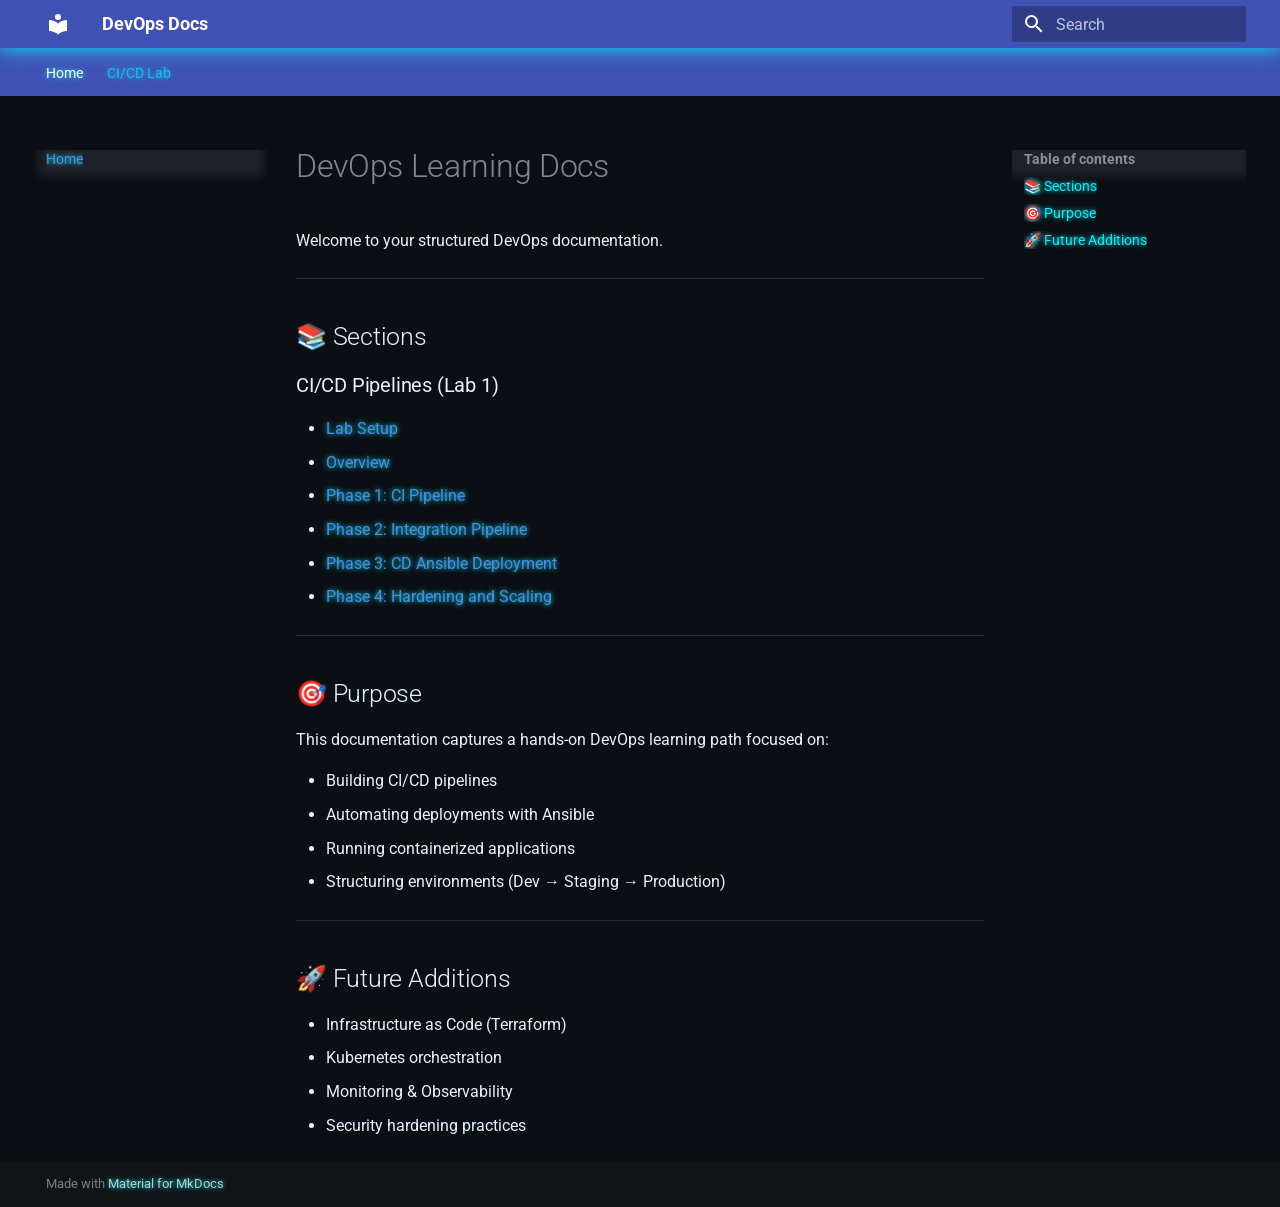
<file: index.html>
<!doctype html>
<html lang="en" class="no-js">
  <head>
    
      <meta charset="utf-8">
      <meta name="viewport" content="width=device-width,initial-scale=1">
      
      
      
      
      
        <link rel="next" href="cicd/Lab1/Lab_Setup_Guide/">
      
      
        
      
      
      <link rel="icon" href="assets/images/favicon.png">
      <meta name="generator" content="mkdocs-1.6.1, mkdocs-material-9.7.6">
    
    
      
        <title>DevOps Docs</title>
      
    
    
      <link rel="stylesheet" href="assets/stylesheets/main.484c7ddc.min.css">
      
        
        <link rel="stylesheet" href="assets/stylesheets/palette.ab4e12ef.min.css">
      
      


    
    
      
    
    
      
        
        
        <link rel="preconnect" href="https://fonts.gstatic.com" crossorigin>
        <link rel="stylesheet" href="https://fonts.googleapis.com/css?family=Roboto:300,300i,400,400i,700,700i%7CRoboto+Mono:400,400i,700,700i&display=fallback">
        <style>:root{--md-text-font:"Roboto";--md-code-font:"Roboto Mono"}</style>
      
    
    
      <link rel="stylesheet" href="stylesheets/extra.css">
    
    <script>__md_scope=new URL(".",location),__md_hash=e=>[...e].reduce(((e,_)=>(e<<5)-e+_.charCodeAt(0)),0),__md_get=(e,_=localStorage,t=__md_scope)=>JSON.parse(_.getItem(t.pathname+"."+e)),__md_set=(e,_,t=localStorage,a=__md_scope)=>{try{t.setItem(a.pathname+"."+e,JSON.stringify(_))}catch(e){}}</script>
    
      

    
    
  </head>
  
  
    
    
    
    
    
    <body dir="ltr" data-md-color-scheme="slate" data-md-color-primary="indigo" data-md-color-accent="indigo">
  
    
    <input class="md-toggle" data-md-toggle="drawer" type="checkbox" id="__drawer" autocomplete="off">
    <input class="md-toggle" data-md-toggle="search" type="checkbox" id="__search" autocomplete="off">
    <label class="md-overlay" for="__drawer"></label>
    <div data-md-component="skip">
      
        
        <a href="#sections" class="md-skip">
          Skip to content
        </a>
      
    </div>
    <div data-md-component="announce">
      
    </div>
    
    
      

<header class="md-header" data-md-component="header">
  <nav class="md-header__inner md-grid" aria-label="Header">
    <a href="." title="DevOps Docs" class="md-header__button md-logo" aria-label="DevOps Docs" data-md-component="logo">
      
  
  <svg xmlns="http://www.w3.org/2000/svg" viewBox="0 0 24 24"><path d="M12 8a3 3 0 0 0 3-3 3 3 0 0 0-3-3 3 3 0 0 0-3 3 3 3 0 0 0 3 3m0 3.54C9.64 9.35 6.5 8 3 8v11c3.5 0 6.64 1.35 9 3.54 2.36-2.19 5.5-3.54 9-3.54V8c-3.5 0-6.64 1.35-9 3.54"/></svg>

    </a>
    <label class="md-header__button md-icon" for="__drawer">
      
      <svg xmlns="http://www.w3.org/2000/svg" viewBox="0 0 24 24"><path d="M3 6h18v2H3zm0 5h18v2H3zm0 5h18v2H3z"/></svg>
    </label>
    <div class="md-header__title" data-md-component="header-title">
      <div class="md-header__ellipsis">
        <div class="md-header__topic">
          <span class="md-ellipsis">
            DevOps Docs
          </span>
        </div>
        <div class="md-header__topic" data-md-component="header-topic">
          <span class="md-ellipsis">
            
              Home
            
          </span>
        </div>
      </div>
    </div>
    
      
    
    
    
    
      
      
        <label class="md-header__button md-icon" for="__search">
          
          <svg xmlns="http://www.w3.org/2000/svg" viewBox="0 0 24 24"><path d="M9.5 3A6.5 6.5 0 0 1 16 9.5c0 1.61-.59 3.09-1.56 4.23l.27.27h.79l5 5-1.5 1.5-5-5v-.79l-.27-.27A6.52 6.52 0 0 1 9.5 16 6.5 6.5 0 0 1 3 9.5 6.5 6.5 0 0 1 9.5 3m0 2C7 5 5 7 5 9.5S7 14 9.5 14 14 12 14 9.5 12 5 9.5 5"/></svg>
        </label>
        <div class="md-search" data-md-component="search" role="dialog">
  <label class="md-search__overlay" for="__search"></label>
  <div class="md-search__inner" role="search">
    <form class="md-search__form" name="search">
      <input type="text" class="md-search__input" name="query" aria-label="Search" placeholder="Search" autocapitalize="off" autocorrect="off" autocomplete="off" spellcheck="false" data-md-component="search-query" required>
      <label class="md-search__icon md-icon" for="__search">
        
        <svg xmlns="http://www.w3.org/2000/svg" viewBox="0 0 24 24"><path d="M9.5 3A6.5 6.5 0 0 1 16 9.5c0 1.61-.59 3.09-1.56 4.23l.27.27h.79l5 5-1.5 1.5-5-5v-.79l-.27-.27A6.52 6.52 0 0 1 9.5 16 6.5 6.5 0 0 1 3 9.5 6.5 6.5 0 0 1 9.5 3m0 2C7 5 5 7 5 9.5S7 14 9.5 14 14 12 14 9.5 12 5 9.5 5"/></svg>
        
        <svg xmlns="http://www.w3.org/2000/svg" viewBox="0 0 24 24"><path d="M20 11v2H8l5.5 5.5-1.42 1.42L4.16 12l7.92-7.92L13.5 5.5 8 11z"/></svg>
      </label>
      <nav class="md-search__options" aria-label="Search">
        
        <button type="reset" class="md-search__icon md-icon" title="Clear" aria-label="Clear" tabindex="-1">
          
          <svg xmlns="http://www.w3.org/2000/svg" viewBox="0 0 24 24"><path d="M19 6.41 17.59 5 12 10.59 6.41 5 5 6.41 10.59 12 5 17.59 6.41 19 12 13.41 17.59 19 19 17.59 13.41 12z"/></svg>
        </button>
      </nav>
      
    </form>
    <div class="md-search__output">
      <div class="md-search__scrollwrap" tabindex="0" data-md-scrollfix>
        <div class="md-search-result" data-md-component="search-result">
          <div class="md-search-result__meta">
            Initializing search
          </div>
          <ol class="md-search-result__list" role="presentation"></ol>
        </div>
      </div>
    </div>
  </div>
</div>
      
    
    
  </nav>
  
</header>
    
    <div class="md-container" data-md-component="container">
      
      
        
          
            
<nav class="md-tabs" aria-label="Tabs" data-md-component="tabs">
  <div class="md-grid">
    <ul class="md-tabs__list">
      
        
  
  
  
    
  
  
    <li class="md-tabs__item md-tabs__item--active">
      <a href="." class="md-tabs__link">
        
  
  
    
  
  Home

      </a>
    </li>
  

      
        
  
  
  
  
    
    
      <li class="md-tabs__item">
        <a href="cicd/Lab1/Lab_Setup_Guide/" class="md-tabs__link">
          
  
  
  CI/CD Lab

        </a>
      </li>
    
  

      
    </ul>
  </div>
</nav>
          
        
      
      <main class="md-main" data-md-component="main">
        <div class="md-main__inner md-grid">
          
            
              
              <div class="md-sidebar md-sidebar--primary" data-md-component="sidebar" data-md-type="navigation" >
                <div class="md-sidebar__scrollwrap">
                  <div class="md-sidebar__inner">
                    


  


<nav class="md-nav md-nav--primary md-nav--lifted" aria-label="Navigation" data-md-level="0">
  <label class="md-nav__title" for="__drawer">
    <a href="." title="DevOps Docs" class="md-nav__button md-logo" aria-label="DevOps Docs" data-md-component="logo">
      
  
  <svg xmlns="http://www.w3.org/2000/svg" viewBox="0 0 24 24"><path d="M12 8a3 3 0 0 0 3-3 3 3 0 0 0-3-3 3 3 0 0 0-3 3 3 3 0 0 0 3 3m0 3.54C9.64 9.35 6.5 8 3 8v11c3.5 0 6.64 1.35 9 3.54 2.36-2.19 5.5-3.54 9-3.54V8c-3.5 0-6.64 1.35-9 3.54"/></svg>

    </a>
    DevOps Docs
  </label>
  
  <ul class="md-nav__list" data-md-scrollfix>
    
      
      
  
  
    
  
  
  
    <li class="md-nav__item md-nav__item--active">
      
      <input class="md-nav__toggle md-toggle" type="checkbox" id="__toc">
      
      
      
        <label class="md-nav__link md-nav__link--active" for="__toc">
          
  
  
  <span class="md-ellipsis">
    
  
    Home
  

    
  </span>
  
  

          <span class="md-nav__icon md-icon"></span>
        </label>
      
      <a href="." class="md-nav__link md-nav__link--active">
        
  
  
  <span class="md-ellipsis">
    
  
    Home
  

    
  </span>
  
  

      </a>
      
        

<nav class="md-nav md-nav--secondary" aria-label="Table of contents">
  
  
  
  
    <label class="md-nav__title" for="__toc">
      <span class="md-nav__icon md-icon"></span>
      Table of contents
    </label>
    <ul class="md-nav__list" data-md-component="toc" data-md-scrollfix>
      
        <li class="md-nav__item">
  <a href="#sections" class="md-nav__link">
    <span class="md-ellipsis">
      
        📚 Sections
      
    </span>
  </a>
  
</li>
      
        <li class="md-nav__item">
  <a href="#purpose" class="md-nav__link">
    <span class="md-ellipsis">
      
        🎯 Purpose
      
    </span>
  </a>
  
</li>
      
        <li class="md-nav__item">
  <a href="#future-additions" class="md-nav__link">
    <span class="md-ellipsis">
      
        🚀 Future Additions
      
    </span>
  </a>
  
</li>
      
    </ul>
  
</nav>
      
    </li>
  

    
      
      
  
  
  
  
    
    
    
    
      
      
        
      
    
    
    <li class="md-nav__item md-nav__item--nested">
      
        
        
        <input class="md-nav__toggle md-toggle " type="checkbox" id="__nav_2" >
        
          
          <label class="md-nav__link" for="__nav_2" id="__nav_2_label" tabindex="0">
            
  
  
  <span class="md-ellipsis">
    
  
    CI/CD Lab
  

    
  </span>
  
  

            <span class="md-nav__icon md-icon"></span>
          </label>
        
        <nav class="md-nav" data-md-level="1" aria-labelledby="__nav_2_label" aria-expanded="false">
          <label class="md-nav__title" for="__nav_2">
            <span class="md-nav__icon md-icon"></span>
            
  
    CI/CD Lab
  

          </label>
          <ul class="md-nav__list" data-md-scrollfix>
            
              
                
  
  
  
  
    <li class="md-nav__item">
      <a href="cicd/Lab1/Lab_Setup_Guide/" class="md-nav__link">
        
  
  
  <span class="md-ellipsis">
    
  
    Lab Setup
  

    
  </span>
  
  

      </a>
    </li>
  

              
            
              
                
  
  
  
  
    <li class="md-nav__item">
      <a href="cicd/Lab1/Overview/" class="md-nav__link">
        
  
  
  <span class="md-ellipsis">
    
  
    Overview
  

    
  </span>
  
  

      </a>
    </li>
  

              
            
              
                
  
  
  
  
    <li class="md-nav__item">
      <a href="cicd/Lab1/Phase1_CI_Pipeline/" class="md-nav__link">
        
  
  
  <span class="md-ellipsis">
    
  
    Phase 1: CI Pipeline
  

    
  </span>
  
  

      </a>
    </li>
  

              
            
              
                
  
  
  
  
    <li class="md-nav__item">
      <a href="cicd/Lab1/Phase2_Integration_Pipeline/" class="md-nav__link">
        
  
  
  <span class="md-ellipsis">
    
  
    Phase 2: Integration Pipeline
  

    
  </span>
  
  

      </a>
    </li>
  

              
            
              
                
  
  
  
  
    <li class="md-nav__item">
      <a href="cicd/Lab1/Phase3_CD_Ansible_Deployment/" class="md-nav__link">
        
  
  
  <span class="md-ellipsis">
    
  
    Phase 3: CD Ansible Deployment
  

    
  </span>
  
  

      </a>
    </li>
  

              
            
              
                
  
  
  
  
    <li class="md-nav__item">
      <a href="cicd/Lab1/Phase4_Hardening_and_Scaling/" class="md-nav__link">
        
  
  
  <span class="md-ellipsis">
    
  
    Phase 4: Hardening and Scaling
  

    
  </span>
  
  

      </a>
    </li>
  

              
            
          </ul>
        </nav>
      
    </li>
  

    
  </ul>
</nav>
                  </div>
                </div>
              </div>
            
            
              
              <div class="md-sidebar md-sidebar--secondary" data-md-component="sidebar" data-md-type="toc" >
                <div class="md-sidebar__scrollwrap">
                  <div class="md-sidebar__inner">
                    

<nav class="md-nav md-nav--secondary" aria-label="Table of contents">
  
  
  
  
    <label class="md-nav__title" for="__toc">
      <span class="md-nav__icon md-icon"></span>
      Table of contents
    </label>
    <ul class="md-nav__list" data-md-component="toc" data-md-scrollfix>
      
        <li class="md-nav__item">
  <a href="#sections" class="md-nav__link">
    <span class="md-ellipsis">
      
        📚 Sections
      
    </span>
  </a>
  
</li>
      
        <li class="md-nav__item">
  <a href="#purpose" class="md-nav__link">
    <span class="md-ellipsis">
      
        🎯 Purpose
      
    </span>
  </a>
  
</li>
      
        <li class="md-nav__item">
  <a href="#future-additions" class="md-nav__link">
    <span class="md-ellipsis">
      
        🚀 Future Additions
      
    </span>
  </a>
  
</li>
      
    </ul>
  
</nav>
                  </div>
                </div>
              </div>
            
          
          
            <div class="md-content" data-md-component="content">
              
              <article class="md-content__inner md-typeset">
                
                  



<h1 id="devops-learning-docs">DevOps Learning Docs</h1>
<p>Welcome to your structured DevOps documentation.</p>
<hr />
<h2 id="sections">📚 Sections</h2>
<h3 id="cicd-pipelines-lab-1">CI/CD Pipelines (Lab 1)</h3>
<ul>
<li><a href="cicd/Lab1/Lab_Setup_Guide/">Lab Setup</a></li>
<li><a href="cicd/Lab1/Overview/">Overview</a></li>
<li><a href="cicd/Lab1/Phase1_CI_Pipeline/">Phase 1: CI Pipeline</a></li>
<li><a href="cicd/Lab1/Phase2_Integration_Pipeline/">Phase 2: Integration Pipeline</a></li>
<li><a href="cicd/Lab1/Phase3_CD_Ansible_Deployment/">Phase 3: CD Ansible Deployment</a></li>
<li><a href="cicd/Lab1/Phase4_Hardening_and_Scaling/">Phase 4: Hardening and Scaling</a></li>
</ul>
<hr />
<h2 id="purpose">🎯 Purpose</h2>
<p>This documentation captures a hands-on DevOps learning path focused on:</p>
<ul>
<li>Building CI/CD pipelines</li>
<li>Automating deployments with Ansible</li>
<li>Running containerized applications</li>
<li>Structuring environments (Dev → Staging → Production)</li>
</ul>
<hr />
<h2 id="future-additions">🚀 Future Additions</h2>
<ul>
<li>Infrastructure as Code (Terraform)</li>
<li>Kubernetes orchestration</li>
<li>Monitoring &amp; Observability</li>
<li>Security hardening practices</li>
</ul>












                
              </article>
            </div>
          
          
<script>var target=document.getElementById(location.hash.slice(1));target&&target.name&&(target.checked=target.name.startsWith("__tabbed_"))</script>
        </div>
        
      </main>
      
        <footer class="md-footer">
  
  <div class="md-footer-meta md-typeset">
    <div class="md-footer-meta__inner md-grid">
      <div class="md-copyright">
  
  
    Made with
    <a href="https://squidfunk.github.io/mkdocs-material/" target="_blank" rel="noopener">
      Material for MkDocs
    </a>
  
</div>
      
    </div>
  </div>
</footer>
      
    </div>
    <div class="md-dialog" data-md-component="dialog">
      <div class="md-dialog__inner md-typeset"></div>
    </div>
    
    
    
      
      
      <script id="__config" type="application/json">{"annotate": null, "base": ".", "features": ["navigation.tabs", "navigation.sections", "navigation.instant", "content.code.copy"], "search": "assets/javascripts/workers/search.2c215733.min.js", "tags": null, "translations": {"clipboard.copied": "Copied to clipboard", "clipboard.copy": "Copy to clipboard", "search.result.more.one": "1 more on this page", "search.result.more.other": "# more on this page", "search.result.none": "No matching documents", "search.result.one": "1 matching document", "search.result.other": "# matching documents", "search.result.placeholder": "Type to start searching", "search.result.term.missing": "Missing", "select.version": "Select version"}, "version": null}</script>
    
    
      <script src="assets/javascripts/bundle.79ae519e.min.js"></script>
      
    
  </body>
</html>
</file>
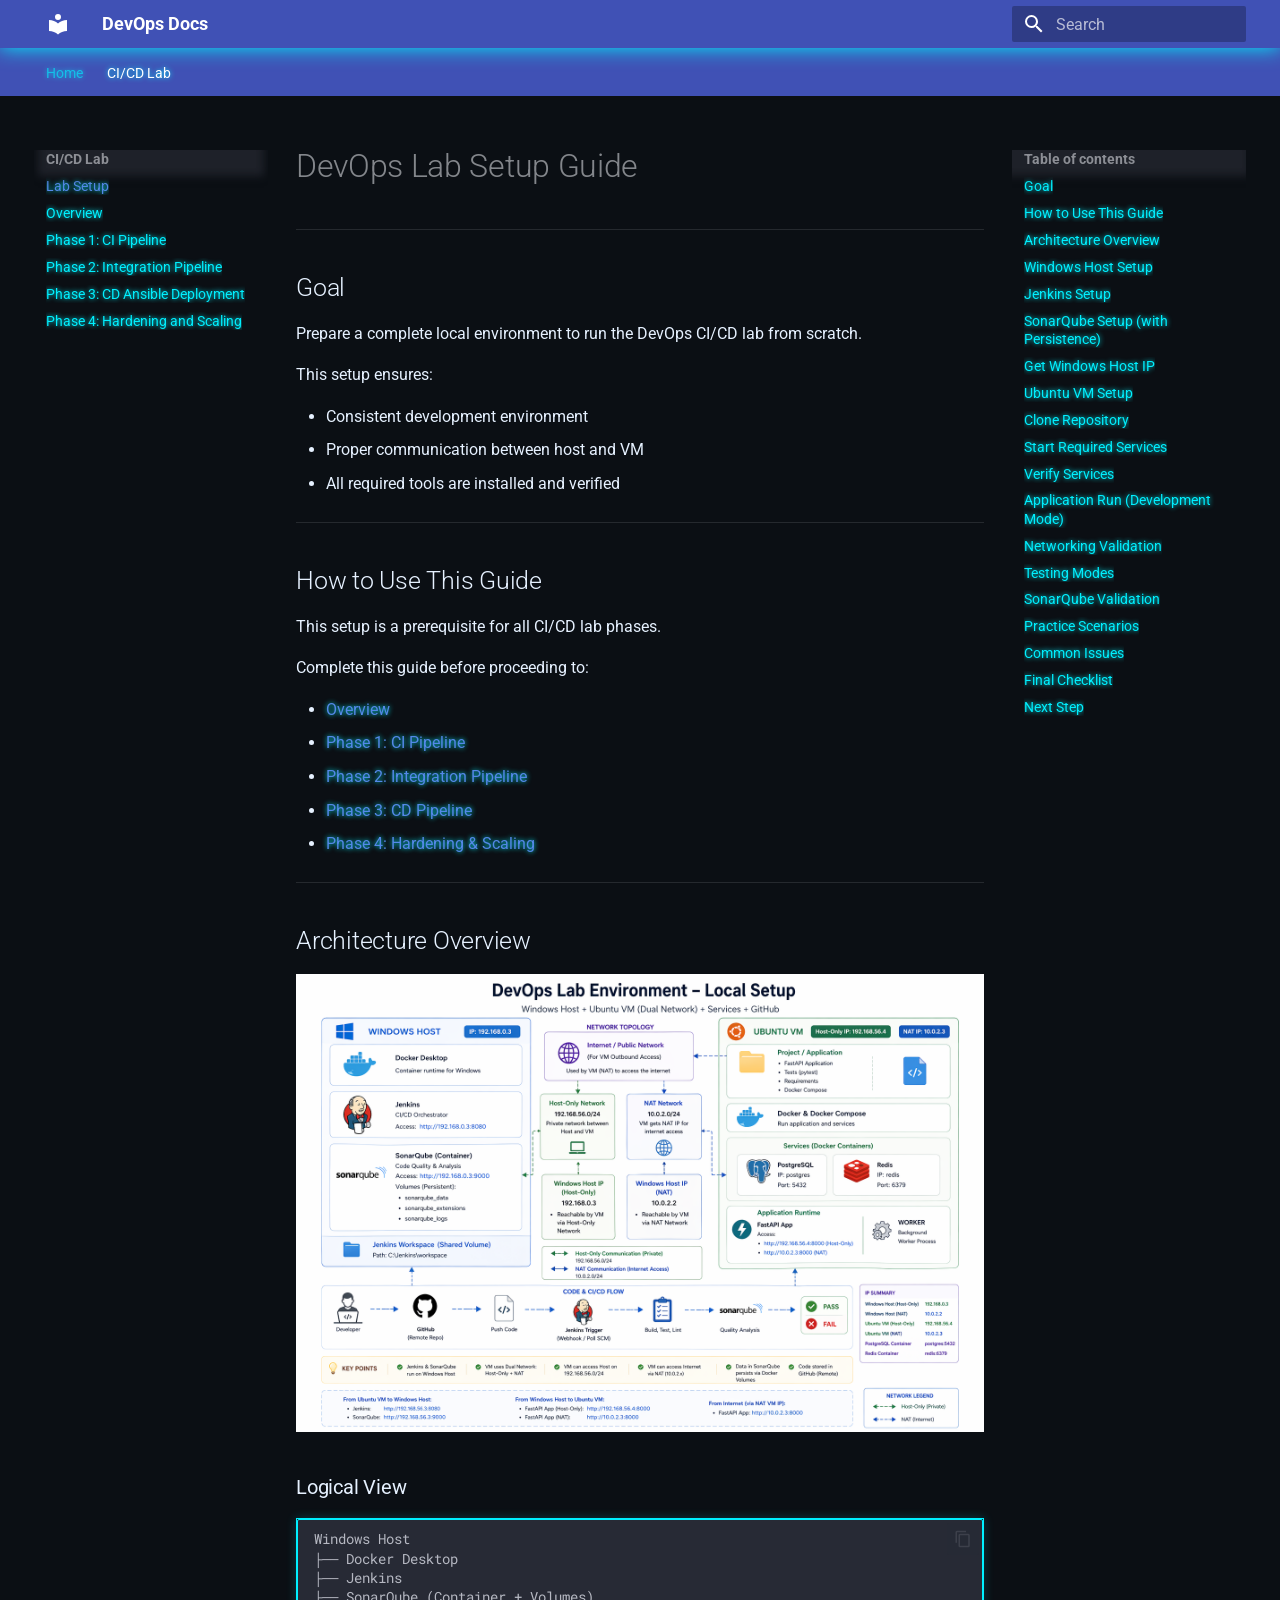
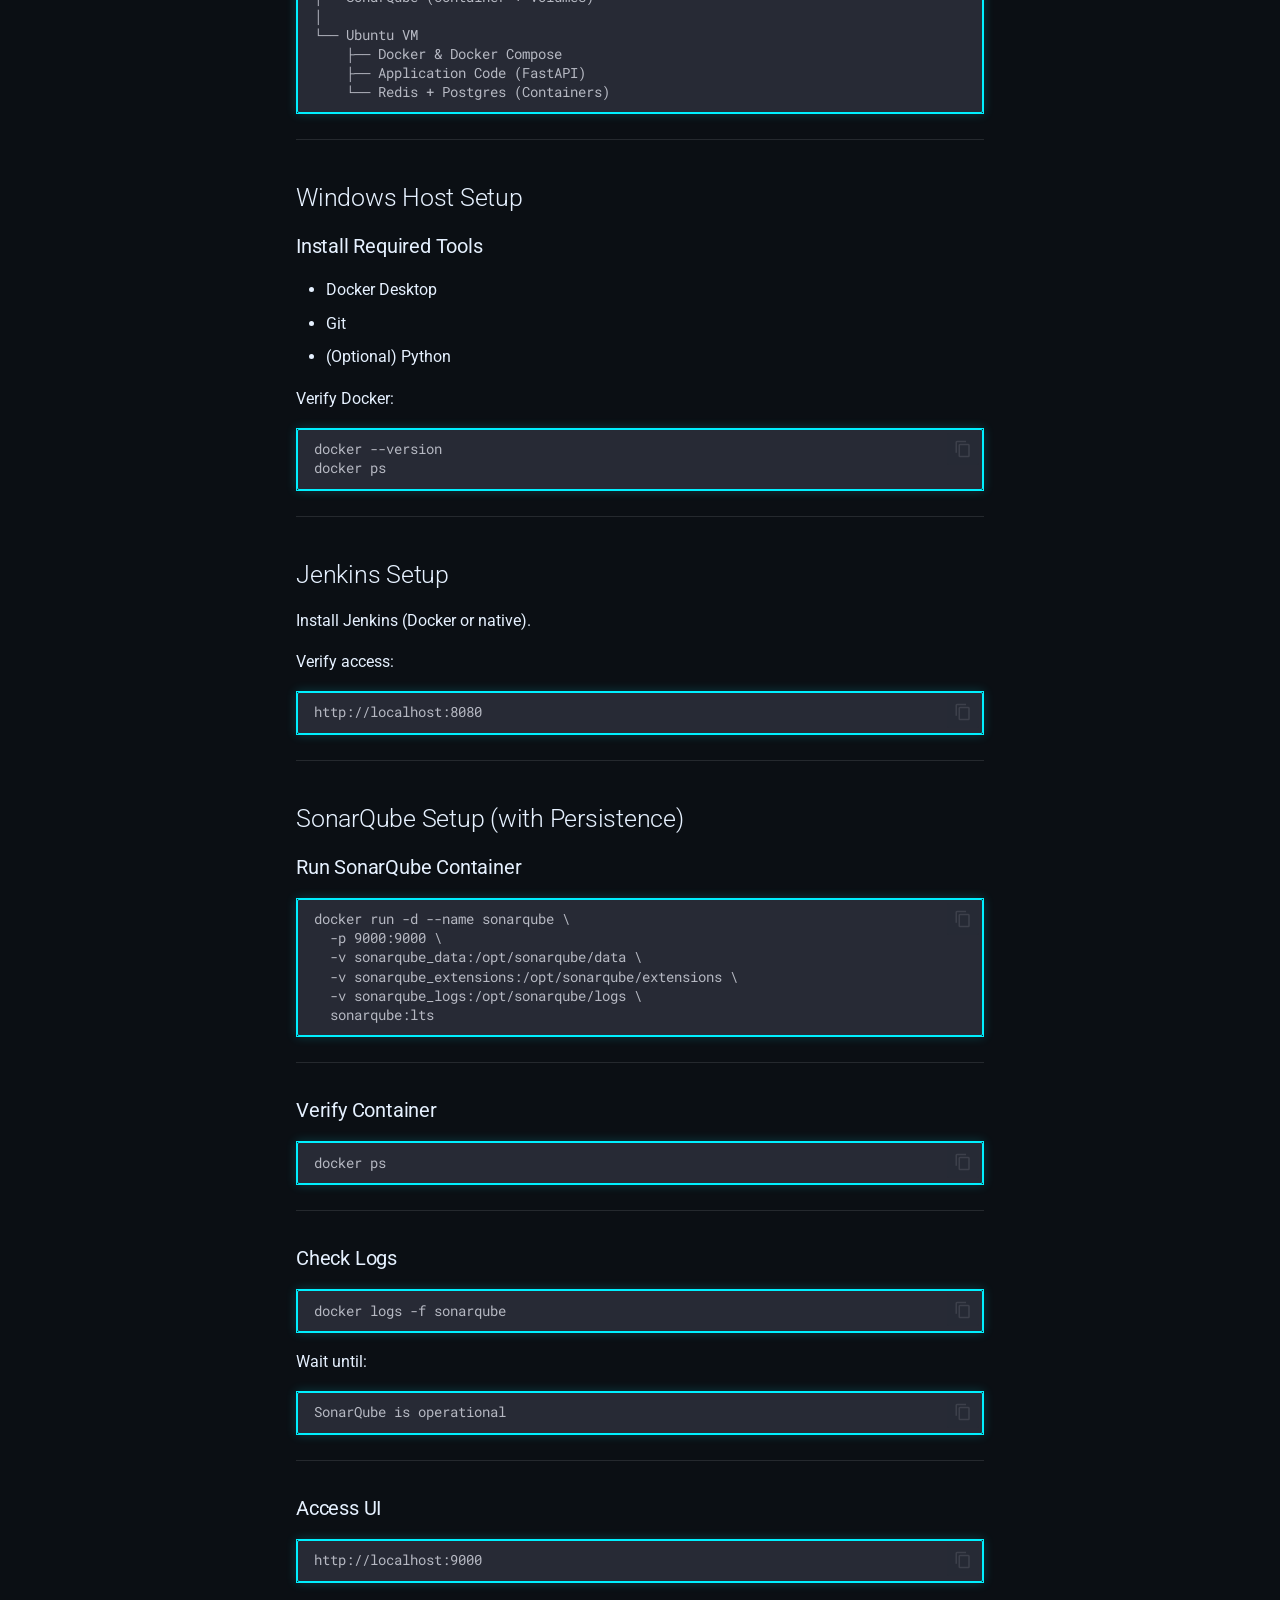
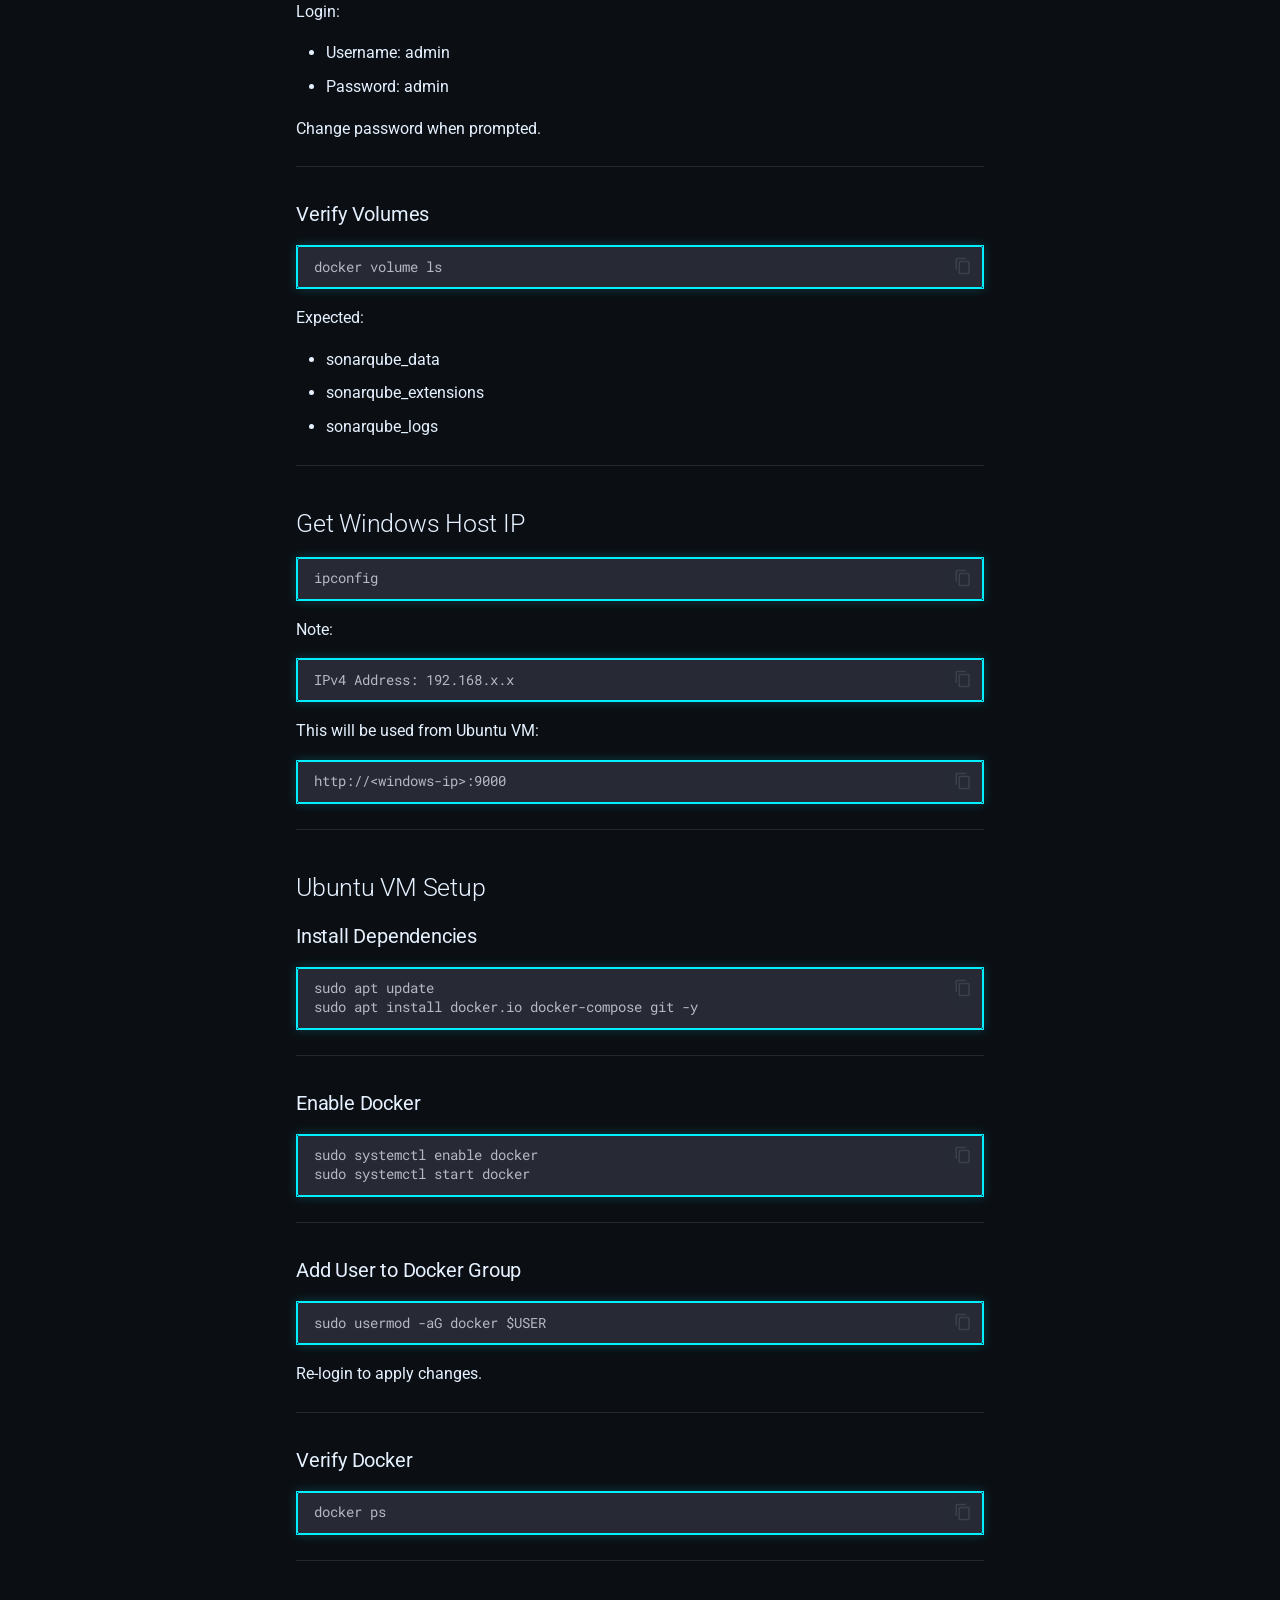
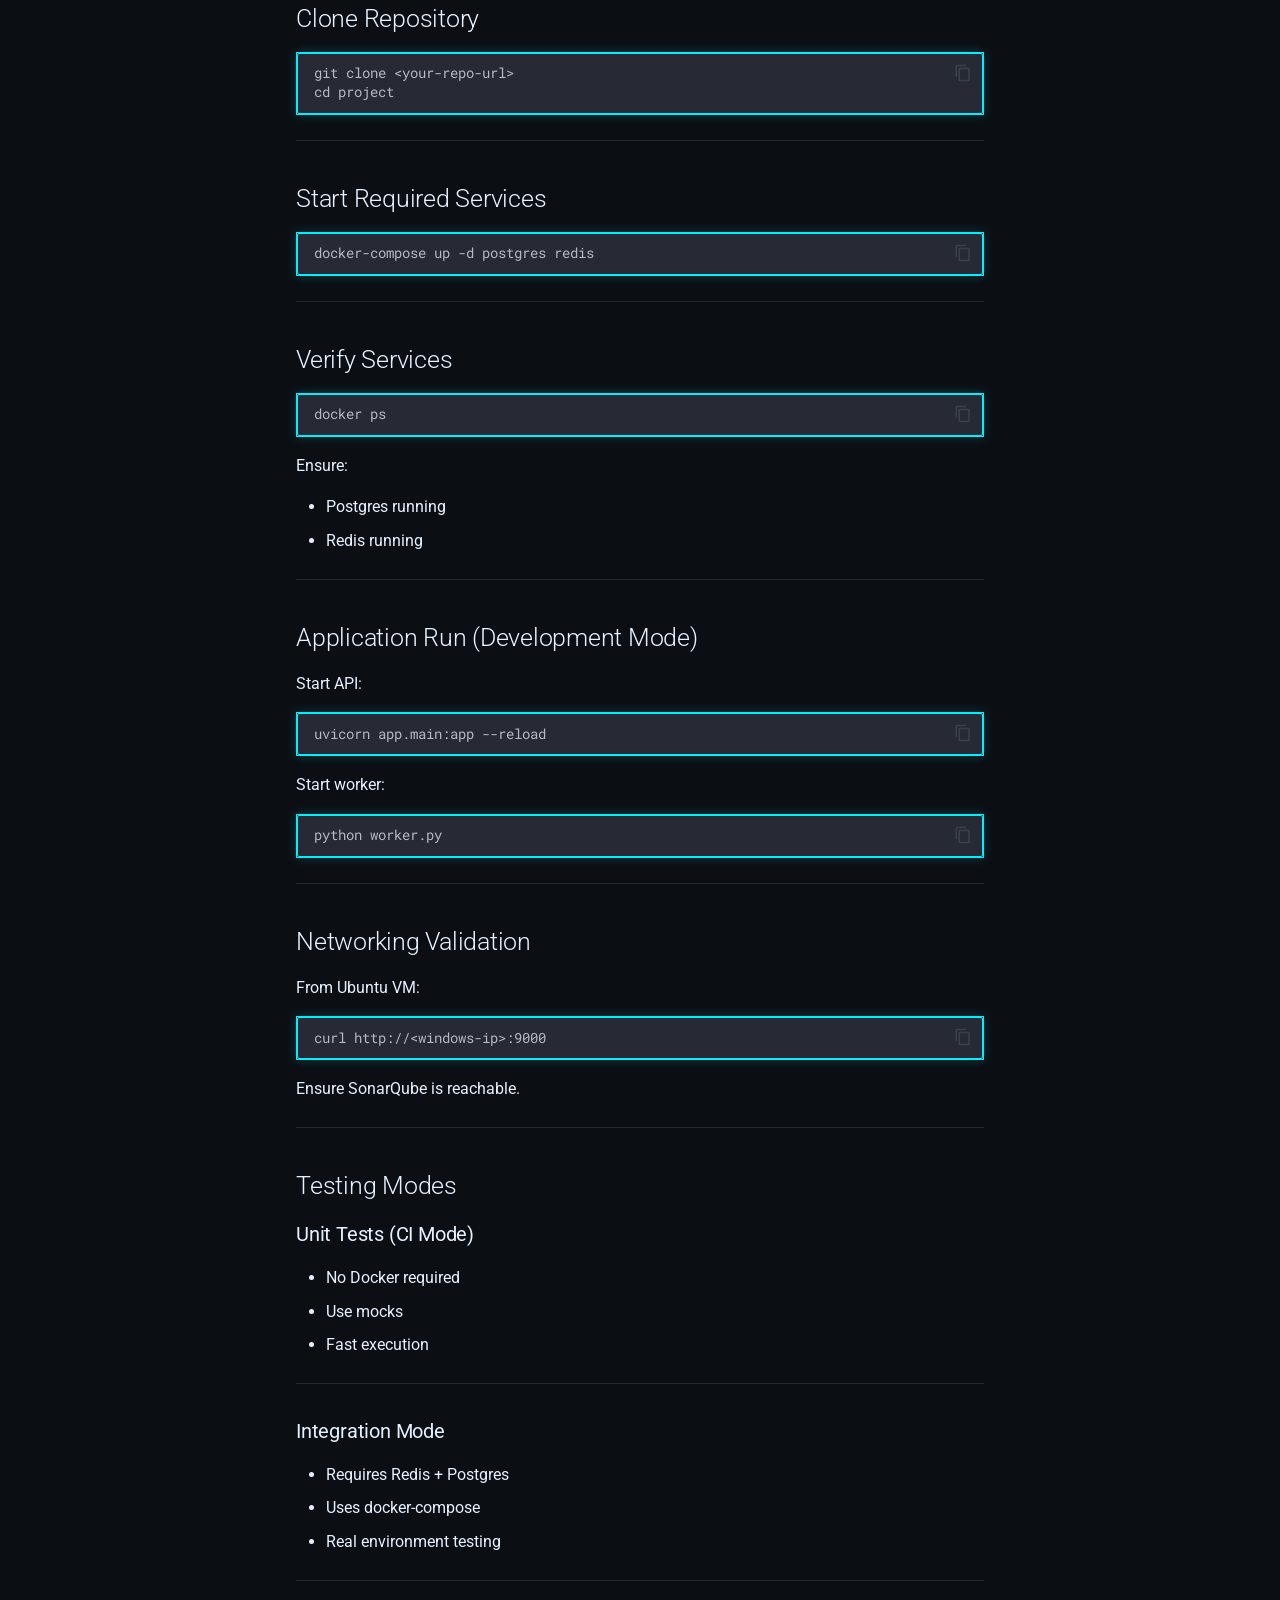
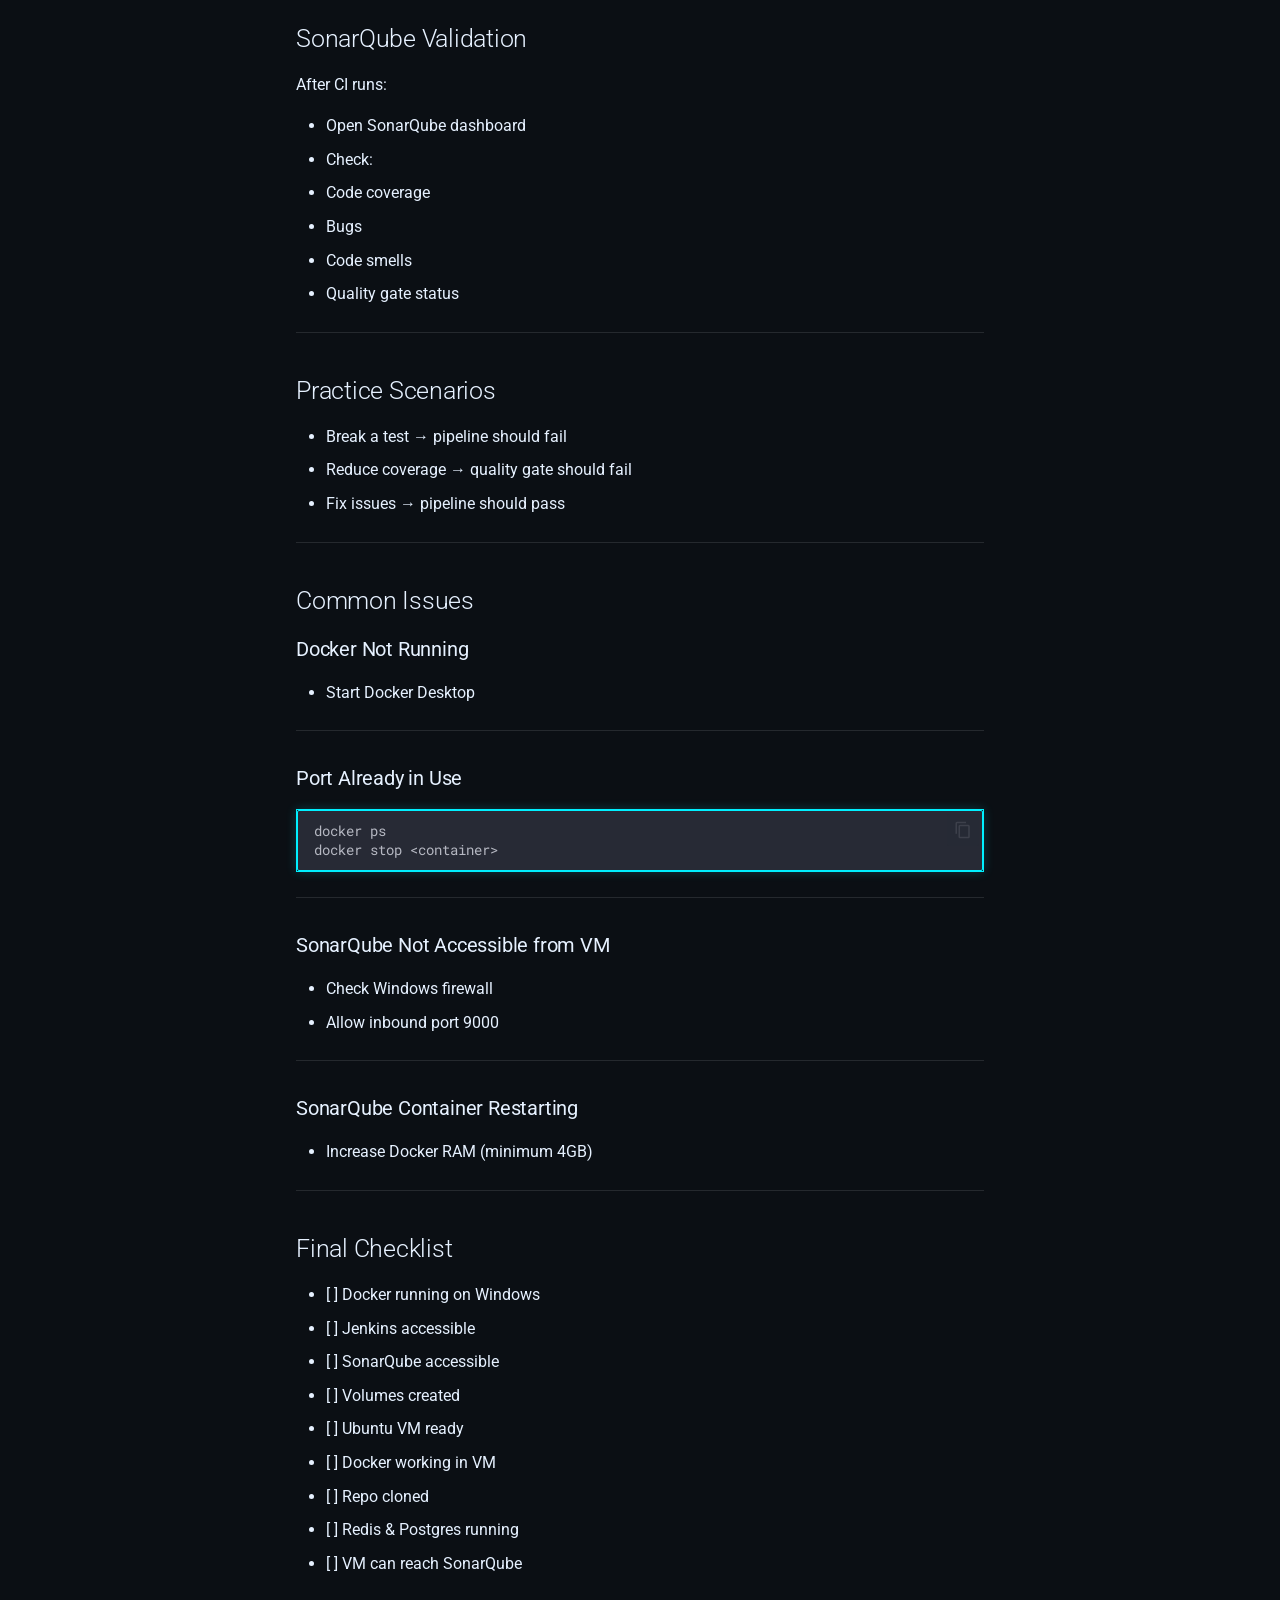
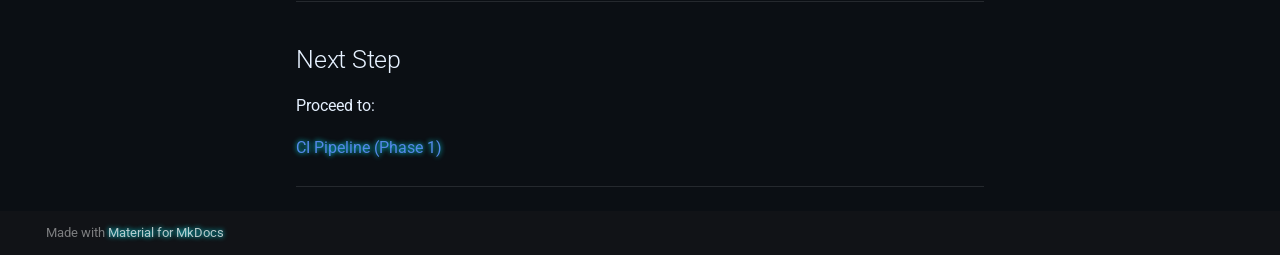
<file: cicd/Lab1/Lab_Setup_Guide/index.html>
<!doctype html>
<html lang="en" class="no-js">
  <head>
    
      <meta charset="utf-8">
      <meta name="viewport" content="width=device-width,initial-scale=1">
      
      
      
      
        <link rel="prev" href="../../..">
      
      
        <link rel="next" href="../Overview/">
      
      
        
      
      
      <link rel="icon" href="../../../assets/images/favicon.png">
      <meta name="generator" content="mkdocs-1.6.1, mkdocs-material-9.7.6">
    
    
      
        <title>Lab Setup - DevOps Docs</title>
      
    
    
      <link rel="stylesheet" href="../../../assets/stylesheets/main.484c7ddc.min.css">
      
        
        <link rel="stylesheet" href="../../../assets/stylesheets/palette.ab4e12ef.min.css">
      
      


    
    
      
    
    
      
        
        
        <link rel="preconnect" href="https://fonts.gstatic.com" crossorigin>
        <link rel="stylesheet" href="https://fonts.googleapis.com/css?family=Roboto:300,300i,400,400i,700,700i%7CRoboto+Mono:400,400i,700,700i&display=fallback">
        <style>:root{--md-text-font:"Roboto";--md-code-font:"Roboto Mono"}</style>
      
    
    
      <link rel="stylesheet" href="../../../stylesheets/extra.css">
    
    <script>__md_scope=new URL("../../..",location),__md_hash=e=>[...e].reduce(((e,_)=>(e<<5)-e+_.charCodeAt(0)),0),__md_get=(e,_=localStorage,t=__md_scope)=>JSON.parse(_.getItem(t.pathname+"."+e)),__md_set=(e,_,t=localStorage,a=__md_scope)=>{try{t.setItem(a.pathname+"."+e,JSON.stringify(_))}catch(e){}}</script>
    
      

    
    
  </head>
  
  
    
    
    
    
    
    <body dir="ltr" data-md-color-scheme="slate" data-md-color-primary="indigo" data-md-color-accent="indigo">
  
    
    <input class="md-toggle" data-md-toggle="drawer" type="checkbox" id="__drawer" autocomplete="off">
    <input class="md-toggle" data-md-toggle="search" type="checkbox" id="__search" autocomplete="off">
    <label class="md-overlay" for="__drawer"></label>
    <div data-md-component="skip">
      
        
        <a href="#goal" class="md-skip">
          Skip to content
        </a>
      
    </div>
    <div data-md-component="announce">
      
    </div>
    
    
      

<header class="md-header" data-md-component="header">
  <nav class="md-header__inner md-grid" aria-label="Header">
    <a href="../../.." title="DevOps Docs" class="md-header__button md-logo" aria-label="DevOps Docs" data-md-component="logo">
      
  
  <svg xmlns="http://www.w3.org/2000/svg" viewBox="0 0 24 24"><path d="M12 8a3 3 0 0 0 3-3 3 3 0 0 0-3-3 3 3 0 0 0-3 3 3 3 0 0 0 3 3m0 3.54C9.64 9.35 6.5 8 3 8v11c3.5 0 6.64 1.35 9 3.54 2.36-2.19 5.5-3.54 9-3.54V8c-3.5 0-6.64 1.35-9 3.54"/></svg>

    </a>
    <label class="md-header__button md-icon" for="__drawer">
      
      <svg xmlns="http://www.w3.org/2000/svg" viewBox="0 0 24 24"><path d="M3 6h18v2H3zm0 5h18v2H3zm0 5h18v2H3z"/></svg>
    </label>
    <div class="md-header__title" data-md-component="header-title">
      <div class="md-header__ellipsis">
        <div class="md-header__topic">
          <span class="md-ellipsis">
            DevOps Docs
          </span>
        </div>
        <div class="md-header__topic" data-md-component="header-topic">
          <span class="md-ellipsis">
            
              Lab Setup
            
          </span>
        </div>
      </div>
    </div>
    
      
    
    
    
    
      
      
        <label class="md-header__button md-icon" for="__search">
          
          <svg xmlns="http://www.w3.org/2000/svg" viewBox="0 0 24 24"><path d="M9.5 3A6.5 6.5 0 0 1 16 9.5c0 1.61-.59 3.09-1.56 4.23l.27.27h.79l5 5-1.5 1.5-5-5v-.79l-.27-.27A6.52 6.52 0 0 1 9.5 16 6.5 6.5 0 0 1 3 9.5 6.5 6.5 0 0 1 9.5 3m0 2C7 5 5 7 5 9.5S7 14 9.5 14 14 12 14 9.5 12 5 9.5 5"/></svg>
        </label>
        <div class="md-search" data-md-component="search" role="dialog">
  <label class="md-search__overlay" for="__search"></label>
  <div class="md-search__inner" role="search">
    <form class="md-search__form" name="search">
      <input type="text" class="md-search__input" name="query" aria-label="Search" placeholder="Search" autocapitalize="off" autocorrect="off" autocomplete="off" spellcheck="false" data-md-component="search-query" required>
      <label class="md-search__icon md-icon" for="__search">
        
        <svg xmlns="http://www.w3.org/2000/svg" viewBox="0 0 24 24"><path d="M9.5 3A6.5 6.5 0 0 1 16 9.5c0 1.61-.59 3.09-1.56 4.23l.27.27h.79l5 5-1.5 1.5-5-5v-.79l-.27-.27A6.52 6.52 0 0 1 9.5 16 6.5 6.5 0 0 1 3 9.5 6.5 6.5 0 0 1 9.5 3m0 2C7 5 5 7 5 9.5S7 14 9.5 14 14 12 14 9.5 12 5 9.5 5"/></svg>
        
        <svg xmlns="http://www.w3.org/2000/svg" viewBox="0 0 24 24"><path d="M20 11v2H8l5.5 5.5-1.42 1.42L4.16 12l7.92-7.92L13.5 5.5 8 11z"/></svg>
      </label>
      <nav class="md-search__options" aria-label="Search">
        
        <button type="reset" class="md-search__icon md-icon" title="Clear" aria-label="Clear" tabindex="-1">
          
          <svg xmlns="http://www.w3.org/2000/svg" viewBox="0 0 24 24"><path d="M19 6.41 17.59 5 12 10.59 6.41 5 5 6.41 10.59 12 5 17.59 6.41 19 12 13.41 17.59 19 19 17.59 13.41 12z"/></svg>
        </button>
      </nav>
      
    </form>
    <div class="md-search__output">
      <div class="md-search__scrollwrap" tabindex="0" data-md-scrollfix>
        <div class="md-search-result" data-md-component="search-result">
          <div class="md-search-result__meta">
            Initializing search
          </div>
          <ol class="md-search-result__list" role="presentation"></ol>
        </div>
      </div>
    </div>
  </div>
</div>
      
    
    
  </nav>
  
</header>
    
    <div class="md-container" data-md-component="container">
      
      
        
          
            
<nav class="md-tabs" aria-label="Tabs" data-md-component="tabs">
  <div class="md-grid">
    <ul class="md-tabs__list">
      
        
  
  
  
  
    <li class="md-tabs__item">
      <a href="../../.." class="md-tabs__link">
        
  
  
    
  
  Home

      </a>
    </li>
  

      
        
  
  
  
    
  
  
    
    
      <li class="md-tabs__item md-tabs__item--active">
        <a href="./" class="md-tabs__link">
          
  
  
  CI/CD Lab

        </a>
      </li>
    
  

      
    </ul>
  </div>
</nav>
          
        
      
      <main class="md-main" data-md-component="main">
        <div class="md-main__inner md-grid">
          
            
              
              <div class="md-sidebar md-sidebar--primary" data-md-component="sidebar" data-md-type="navigation" >
                <div class="md-sidebar__scrollwrap">
                  <div class="md-sidebar__inner">
                    


  


<nav class="md-nav md-nav--primary md-nav--lifted" aria-label="Navigation" data-md-level="0">
  <label class="md-nav__title" for="__drawer">
    <a href="../../.." title="DevOps Docs" class="md-nav__button md-logo" aria-label="DevOps Docs" data-md-component="logo">
      
  
  <svg xmlns="http://www.w3.org/2000/svg" viewBox="0 0 24 24"><path d="M12 8a3 3 0 0 0 3-3 3 3 0 0 0-3-3 3 3 0 0 0-3 3 3 3 0 0 0 3 3m0 3.54C9.64 9.35 6.5 8 3 8v11c3.5 0 6.64 1.35 9 3.54 2.36-2.19 5.5-3.54 9-3.54V8c-3.5 0-6.64 1.35-9 3.54"/></svg>

    </a>
    DevOps Docs
  </label>
  
  <ul class="md-nav__list" data-md-scrollfix>
    
      
      
  
  
  
  
    <li class="md-nav__item">
      <a href="../../.." class="md-nav__link">
        
  
  
  <span class="md-ellipsis">
    
  
    Home
  

    
  </span>
  
  

      </a>
    </li>
  

    
      
      
  
  
    
  
  
  
    
    
    
    
      
        
        
      
      
        
      
    
    
    <li class="md-nav__item md-nav__item--active md-nav__item--section md-nav__item--nested">
      
        
        
        <input class="md-nav__toggle md-toggle " type="checkbox" id="__nav_2" checked>
        
          
          <label class="md-nav__link" for="__nav_2" id="__nav_2_label" tabindex="">
            
  
  
  <span class="md-ellipsis">
    
  
    CI/CD Lab
  

    
  </span>
  
  

            <span class="md-nav__icon md-icon"></span>
          </label>
        
        <nav class="md-nav" data-md-level="1" aria-labelledby="__nav_2_label" aria-expanded="true">
          <label class="md-nav__title" for="__nav_2">
            <span class="md-nav__icon md-icon"></span>
            
  
    CI/CD Lab
  

          </label>
          <ul class="md-nav__list" data-md-scrollfix>
            
              
                
  
  
    
  
  
  
    <li class="md-nav__item md-nav__item--active">
      
      <input class="md-nav__toggle md-toggle" type="checkbox" id="__toc">
      
      
      
        <label class="md-nav__link md-nav__link--active" for="__toc">
          
  
  
  <span class="md-ellipsis">
    
  
    Lab Setup
  

    
  </span>
  
  

          <span class="md-nav__icon md-icon"></span>
        </label>
      
      <a href="./" class="md-nav__link md-nav__link--active">
        
  
  
  <span class="md-ellipsis">
    
  
    Lab Setup
  

    
  </span>
  
  

      </a>
      
        

<nav class="md-nav md-nav--secondary" aria-label="Table of contents">
  
  
  
  
    <label class="md-nav__title" for="__toc">
      <span class="md-nav__icon md-icon"></span>
      Table of contents
    </label>
    <ul class="md-nav__list" data-md-component="toc" data-md-scrollfix>
      
        <li class="md-nav__item">
  <a href="#goal" class="md-nav__link">
    <span class="md-ellipsis">
      
        Goal
      
    </span>
  </a>
  
</li>
      
        <li class="md-nav__item">
  <a href="#how-to-use-this-guide" class="md-nav__link">
    <span class="md-ellipsis">
      
        How to Use This Guide
      
    </span>
  </a>
  
</li>
      
        <li class="md-nav__item">
  <a href="#architecture-overview" class="md-nav__link">
    <span class="md-ellipsis">
      
        Architecture Overview
      
    </span>
  </a>
  
</li>
      
        <li class="md-nav__item">
  <a href="#windows-host-setup" class="md-nav__link">
    <span class="md-ellipsis">
      
        Windows Host Setup
      
    </span>
  </a>
  
</li>
      
        <li class="md-nav__item">
  <a href="#jenkins-setup" class="md-nav__link">
    <span class="md-ellipsis">
      
        Jenkins Setup
      
    </span>
  </a>
  
</li>
      
        <li class="md-nav__item">
  <a href="#sonarqube-setup-with-persistence" class="md-nav__link">
    <span class="md-ellipsis">
      
        SonarQube Setup (with Persistence)
      
    </span>
  </a>
  
</li>
      
        <li class="md-nav__item">
  <a href="#get-windows-host-ip" class="md-nav__link">
    <span class="md-ellipsis">
      
        Get Windows Host IP
      
    </span>
  </a>
  
</li>
      
        <li class="md-nav__item">
  <a href="#ubuntu-vm-setup" class="md-nav__link">
    <span class="md-ellipsis">
      
        Ubuntu VM Setup
      
    </span>
  </a>
  
</li>
      
        <li class="md-nav__item">
  <a href="#clone-repository" class="md-nav__link">
    <span class="md-ellipsis">
      
        Clone Repository
      
    </span>
  </a>
  
</li>
      
        <li class="md-nav__item">
  <a href="#start-required-services" class="md-nav__link">
    <span class="md-ellipsis">
      
        Start Required Services
      
    </span>
  </a>
  
</li>
      
        <li class="md-nav__item">
  <a href="#verify-services" class="md-nav__link">
    <span class="md-ellipsis">
      
        Verify Services
      
    </span>
  </a>
  
</li>
      
        <li class="md-nav__item">
  <a href="#application-run-development-mode" class="md-nav__link">
    <span class="md-ellipsis">
      
        Application Run (Development Mode)
      
    </span>
  </a>
  
</li>
      
        <li class="md-nav__item">
  <a href="#networking-validation" class="md-nav__link">
    <span class="md-ellipsis">
      
        Networking Validation
      
    </span>
  </a>
  
</li>
      
        <li class="md-nav__item">
  <a href="#testing-modes" class="md-nav__link">
    <span class="md-ellipsis">
      
        Testing Modes
      
    </span>
  </a>
  
</li>
      
        <li class="md-nav__item">
  <a href="#sonarqube-validation" class="md-nav__link">
    <span class="md-ellipsis">
      
        SonarQube Validation
      
    </span>
  </a>
  
</li>
      
        <li class="md-nav__item">
  <a href="#practice-scenarios" class="md-nav__link">
    <span class="md-ellipsis">
      
        Practice Scenarios
      
    </span>
  </a>
  
</li>
      
        <li class="md-nav__item">
  <a href="#common-issues" class="md-nav__link">
    <span class="md-ellipsis">
      
        Common Issues
      
    </span>
  </a>
  
</li>
      
        <li class="md-nav__item">
  <a href="#final-checklist" class="md-nav__link">
    <span class="md-ellipsis">
      
        Final Checklist
      
    </span>
  </a>
  
</li>
      
        <li class="md-nav__item">
  <a href="#next-step" class="md-nav__link">
    <span class="md-ellipsis">
      
        Next Step
      
    </span>
  </a>
  
</li>
      
    </ul>
  
</nav>
      
    </li>
  

              
            
              
                
  
  
  
  
    <li class="md-nav__item">
      <a href="../Overview/" class="md-nav__link">
        
  
  
  <span class="md-ellipsis">
    
  
    Overview
  

    
  </span>
  
  

      </a>
    </li>
  

              
            
              
                
  
  
  
  
    <li class="md-nav__item">
      <a href="../Phase1_CI_Pipeline/" class="md-nav__link">
        
  
  
  <span class="md-ellipsis">
    
  
    Phase 1: CI Pipeline
  

    
  </span>
  
  

      </a>
    </li>
  

              
            
              
                
  
  
  
  
    <li class="md-nav__item">
      <a href="../Phase2_Integration_Pipeline/" class="md-nav__link">
        
  
  
  <span class="md-ellipsis">
    
  
    Phase 2: Integration Pipeline
  

    
  </span>
  
  

      </a>
    </li>
  

              
            
              
                
  
  
  
  
    <li class="md-nav__item">
      <a href="../Phase3_CD_Ansible_Deployment/" class="md-nav__link">
        
  
  
  <span class="md-ellipsis">
    
  
    Phase 3: CD Ansible Deployment
  

    
  </span>
  
  

      </a>
    </li>
  

              
            
              
                
  
  
  
  
    <li class="md-nav__item">
      <a href="../Phase4_Hardening_and_Scaling/" class="md-nav__link">
        
  
  
  <span class="md-ellipsis">
    
  
    Phase 4: Hardening and Scaling
  

    
  </span>
  
  

      </a>
    </li>
  

              
            
          </ul>
        </nav>
      
    </li>
  

    
  </ul>
</nav>
                  </div>
                </div>
              </div>
            
            
              
              <div class="md-sidebar md-sidebar--secondary" data-md-component="sidebar" data-md-type="toc" >
                <div class="md-sidebar__scrollwrap">
                  <div class="md-sidebar__inner">
                    

<nav class="md-nav md-nav--secondary" aria-label="Table of contents">
  
  
  
  
    <label class="md-nav__title" for="__toc">
      <span class="md-nav__icon md-icon"></span>
      Table of contents
    </label>
    <ul class="md-nav__list" data-md-component="toc" data-md-scrollfix>
      
        <li class="md-nav__item">
  <a href="#goal" class="md-nav__link">
    <span class="md-ellipsis">
      
        Goal
      
    </span>
  </a>
  
</li>
      
        <li class="md-nav__item">
  <a href="#how-to-use-this-guide" class="md-nav__link">
    <span class="md-ellipsis">
      
        How to Use This Guide
      
    </span>
  </a>
  
</li>
      
        <li class="md-nav__item">
  <a href="#architecture-overview" class="md-nav__link">
    <span class="md-ellipsis">
      
        Architecture Overview
      
    </span>
  </a>
  
</li>
      
        <li class="md-nav__item">
  <a href="#windows-host-setup" class="md-nav__link">
    <span class="md-ellipsis">
      
        Windows Host Setup
      
    </span>
  </a>
  
</li>
      
        <li class="md-nav__item">
  <a href="#jenkins-setup" class="md-nav__link">
    <span class="md-ellipsis">
      
        Jenkins Setup
      
    </span>
  </a>
  
</li>
      
        <li class="md-nav__item">
  <a href="#sonarqube-setup-with-persistence" class="md-nav__link">
    <span class="md-ellipsis">
      
        SonarQube Setup (with Persistence)
      
    </span>
  </a>
  
</li>
      
        <li class="md-nav__item">
  <a href="#get-windows-host-ip" class="md-nav__link">
    <span class="md-ellipsis">
      
        Get Windows Host IP
      
    </span>
  </a>
  
</li>
      
        <li class="md-nav__item">
  <a href="#ubuntu-vm-setup" class="md-nav__link">
    <span class="md-ellipsis">
      
        Ubuntu VM Setup
      
    </span>
  </a>
  
</li>
      
        <li class="md-nav__item">
  <a href="#clone-repository" class="md-nav__link">
    <span class="md-ellipsis">
      
        Clone Repository
      
    </span>
  </a>
  
</li>
      
        <li class="md-nav__item">
  <a href="#start-required-services" class="md-nav__link">
    <span class="md-ellipsis">
      
        Start Required Services
      
    </span>
  </a>
  
</li>
      
        <li class="md-nav__item">
  <a href="#verify-services" class="md-nav__link">
    <span class="md-ellipsis">
      
        Verify Services
      
    </span>
  </a>
  
</li>
      
        <li class="md-nav__item">
  <a href="#application-run-development-mode" class="md-nav__link">
    <span class="md-ellipsis">
      
        Application Run (Development Mode)
      
    </span>
  </a>
  
</li>
      
        <li class="md-nav__item">
  <a href="#networking-validation" class="md-nav__link">
    <span class="md-ellipsis">
      
        Networking Validation
      
    </span>
  </a>
  
</li>
      
        <li class="md-nav__item">
  <a href="#testing-modes" class="md-nav__link">
    <span class="md-ellipsis">
      
        Testing Modes
      
    </span>
  </a>
  
</li>
      
        <li class="md-nav__item">
  <a href="#sonarqube-validation" class="md-nav__link">
    <span class="md-ellipsis">
      
        SonarQube Validation
      
    </span>
  </a>
  
</li>
      
        <li class="md-nav__item">
  <a href="#practice-scenarios" class="md-nav__link">
    <span class="md-ellipsis">
      
        Practice Scenarios
      
    </span>
  </a>
  
</li>
      
        <li class="md-nav__item">
  <a href="#common-issues" class="md-nav__link">
    <span class="md-ellipsis">
      
        Common Issues
      
    </span>
  </a>
  
</li>
      
        <li class="md-nav__item">
  <a href="#final-checklist" class="md-nav__link">
    <span class="md-ellipsis">
      
        Final Checklist
      
    </span>
  </a>
  
</li>
      
        <li class="md-nav__item">
  <a href="#next-step" class="md-nav__link">
    <span class="md-ellipsis">
      
        Next Step
      
    </span>
  </a>
  
</li>
      
    </ul>
  
</nav>
                  </div>
                </div>
              </div>
            
          
          
            <div class="md-content" data-md-component="content">
              
              <article class="md-content__inner md-typeset">
                
                  



<h1 id="devops-lab-setup-guide">DevOps Lab Setup Guide</h1>
<hr />
<h2 id="goal">Goal</h2>
<p>Prepare a complete local environment to run the DevOps CI/CD lab from scratch.</p>
<p>This setup ensures:</p>
<ul>
<li>Consistent development environment</li>
<li>Proper communication between host and VM</li>
<li>All required tools are installed and verified</li>
</ul>
<hr />
<h2 id="how-to-use-this-guide">How to Use This Guide</h2>
<p>This setup is a prerequisite for all CI/CD lab phases.</p>
<p>Complete this guide before proceeding to:</p>
<ul>
<li><a href="../Overview/">Overview</a></li>
<li><a href="../Phase1_CI_Pipeline/">Phase 1: CI Pipeline</a></li>
<li><a href="../Phase2_Integration_Pipeline/">Phase 2: Integration Pipeline</a></li>
<li><a href="../Phase3_CD_Ansible_Deployment/">Phase 3: CD Pipeline</a></li>
<li><a href="../Phase4_Hardening_and_Scaling/">Phase 4: Hardening &amp; Scaling</a></li>
</ul>
<hr />
<h2 id="architecture-overview">Architecture Overview</h2>
<p><img alt="Lab Setup" src="../../../images/Lab_Setup_View.png" /></p>
<h3 id="logical-view">Logical View</h3>
<pre><code class="language-text">Windows Host
├── Docker Desktop
├── Jenkins
├── SonarQube (Container + Volumes)
│
└── Ubuntu VM
    ├── Docker &amp; Docker Compose
    ├── Application Code (FastAPI)
    └── Redis + Postgres (Containers)
</code></pre>
<hr />
<h2 id="windows-host-setup">Windows Host Setup</h2>
<h3 id="install-required-tools">Install Required Tools</h3>
<ul>
<li>Docker Desktop</li>
<li>Git</li>
<li>(Optional) Python</li>
</ul>
<p>Verify Docker:</p>
<pre><code class="language-bash">docker --version
docker ps
</code></pre>
<hr />
<h2 id="jenkins-setup">Jenkins Setup</h2>
<p>Install Jenkins (Docker or native).</p>
<p>Verify access:</p>
<pre><code class="language-text">http://localhost:8080
</code></pre>
<hr />
<h2 id="sonarqube-setup-with-persistence">SonarQube Setup (with Persistence)</h2>
<h3 id="run-sonarqube-container">Run SonarQube Container</h3>
<pre><code class="language-bash">docker run -d --name sonarqube \
  -p 9000:9000 \
  -v sonarqube_data:/opt/sonarqube/data \
  -v sonarqube_extensions:/opt/sonarqube/extensions \
  -v sonarqube_logs:/opt/sonarqube/logs \
  sonarqube:lts
</code></pre>
<hr />
<h3 id="verify-container">Verify Container</h3>
<pre><code class="language-bash">docker ps
</code></pre>
<hr />
<h3 id="check-logs">Check Logs</h3>
<pre><code class="language-bash">docker logs -f sonarqube
</code></pre>
<p>Wait until:</p>
<pre><code class="language-text">SonarQube is operational
</code></pre>
<hr />
<h3 id="access-ui">Access UI</h3>
<pre><code class="language-text">http://localhost:9000
</code></pre>
<p>Login:</p>
<ul>
<li>Username: admin</li>
<li>Password: admin</li>
</ul>
<p>Change password when prompted.</p>
<hr />
<h3 id="verify-volumes">Verify Volumes</h3>
<pre><code class="language-bash">docker volume ls
</code></pre>
<p>Expected:</p>
<ul>
<li>sonarqube_data</li>
<li>sonarqube_extensions</li>
<li>sonarqube_logs</li>
</ul>
<hr />
<h2 id="get-windows-host-ip">Get Windows Host IP</h2>
<pre><code class="language-bash">ipconfig
</code></pre>
<p>Note:</p>
<pre><code class="language-text">IPv4 Address: 192.168.x.x
</code></pre>
<p>This will be used from Ubuntu VM:</p>
<pre><code class="language-text">http://&lt;windows-ip&gt;:9000
</code></pre>
<hr />
<h2 id="ubuntu-vm-setup">Ubuntu VM Setup</h2>
<h3 id="install-dependencies">Install Dependencies</h3>
<pre><code class="language-bash">sudo apt update
sudo apt install docker.io docker-compose git -y
</code></pre>
<hr />
<h3 id="enable-docker">Enable Docker</h3>
<pre><code class="language-bash">sudo systemctl enable docker
sudo systemctl start docker
</code></pre>
<hr />
<h3 id="add-user-to-docker-group">Add User to Docker Group</h3>
<pre><code class="language-bash">sudo usermod -aG docker $USER
</code></pre>
<p>Re-login to apply changes.</p>
<hr />
<h3 id="verify-docker">Verify Docker</h3>
<pre><code class="language-bash">docker ps
</code></pre>
<hr />
<h2 id="clone-repository">Clone Repository</h2>
<pre><code class="language-bash">git clone &lt;your-repo-url&gt;
cd project
</code></pre>
<hr />
<h2 id="start-required-services">Start Required Services</h2>
<pre><code class="language-bash">docker-compose up -d postgres redis
</code></pre>
<hr />
<h2 id="verify-services">Verify Services</h2>
<pre><code class="language-bash">docker ps
</code></pre>
<p>Ensure:</p>
<ul>
<li>Postgres running</li>
<li>Redis running</li>
</ul>
<hr />
<h2 id="application-run-development-mode">Application Run (Development Mode)</h2>
<p>Start API:</p>
<pre><code class="language-bash">uvicorn app.main:app --reload
</code></pre>
<p>Start worker:</p>
<pre><code class="language-bash">python worker.py
</code></pre>
<hr />
<h2 id="networking-validation">Networking Validation</h2>
<p>From Ubuntu VM:</p>
<pre><code class="language-bash">curl http://&lt;windows-ip&gt;:9000
</code></pre>
<p>Ensure SonarQube is reachable.</p>
<hr />
<h2 id="testing-modes">Testing Modes</h2>
<h3 id="unit-tests-ci-mode">Unit Tests (CI Mode)</h3>
<ul>
<li>No Docker required</li>
<li>Use mocks</li>
<li>Fast execution</li>
</ul>
<hr />
<h3 id="integration-mode">Integration Mode</h3>
<ul>
<li>Requires Redis + Postgres</li>
<li>Uses docker-compose</li>
<li>Real environment testing</li>
</ul>
<hr />
<h2 id="sonarqube-validation">SonarQube Validation</h2>
<p>After CI runs:</p>
<ul>
<li>Open SonarQube dashboard</li>
<li>
<p>Check:</p>
</li>
<li>
<p>Code coverage</p>
</li>
<li>Bugs</li>
<li>Code smells</li>
<li>Quality gate status</li>
</ul>
<hr />
<h2 id="practice-scenarios">Practice Scenarios</h2>
<ul>
<li>Break a test → pipeline should fail</li>
<li>Reduce coverage → quality gate should fail</li>
<li>Fix issues → pipeline should pass</li>
</ul>
<hr />
<h2 id="common-issues">Common Issues</h2>
<h3 id="docker-not-running">Docker Not Running</h3>
<ul>
<li>Start Docker Desktop</li>
</ul>
<hr />
<h3 id="port-already-in-use">Port Already in Use</h3>
<pre><code class="language-bash">docker ps
docker stop &lt;container&gt;
</code></pre>
<hr />
<h3 id="sonarqube-not-accessible-from-vm">SonarQube Not Accessible from VM</h3>
<ul>
<li>Check Windows firewall</li>
<li>Allow inbound port 9000</li>
</ul>
<hr />
<h3 id="sonarqube-container-restarting">SonarQube Container Restarting</h3>
<ul>
<li>Increase Docker RAM (minimum 4GB)</li>
</ul>
<hr />
<h2 id="final-checklist">Final Checklist</h2>
<ul>
<li>[ ] Docker running on Windows</li>
<li>[ ] Jenkins accessible</li>
<li>[ ] SonarQube accessible</li>
<li>[ ] Volumes created</li>
<li>[ ] Ubuntu VM ready</li>
<li>[ ] Docker working in VM</li>
<li>[ ] Repo cloned</li>
<li>[ ] Redis &amp; Postgres running</li>
<li>[ ] VM can reach SonarQube</li>
</ul>
<hr />
<h2 id="next-step">Next Step</h2>
<p>Proceed to:</p>
<p><a href="../Phase1_CI_Pipeline/">CI Pipeline (Phase 1)</a></p>
<hr />












                
              </article>
            </div>
          
          
<script>var target=document.getElementById(location.hash.slice(1));target&&target.name&&(target.checked=target.name.startsWith("__tabbed_"))</script>
        </div>
        
      </main>
      
        <footer class="md-footer">
  
  <div class="md-footer-meta md-typeset">
    <div class="md-footer-meta__inner md-grid">
      <div class="md-copyright">
  
  
    Made with
    <a href="https://squidfunk.github.io/mkdocs-material/" target="_blank" rel="noopener">
      Material for MkDocs
    </a>
  
</div>
      
    </div>
  </div>
</footer>
      
    </div>
    <div class="md-dialog" data-md-component="dialog">
      <div class="md-dialog__inner md-typeset"></div>
    </div>
    
    
    
      
      
      <script id="__config" type="application/json">{"annotate": null, "base": "../../..", "features": ["navigation.tabs", "navigation.sections", "navigation.instant", "content.code.copy"], "search": "../../../assets/javascripts/workers/search.2c215733.min.js", "tags": null, "translations": {"clipboard.copied": "Copied to clipboard", "clipboard.copy": "Copy to clipboard", "search.result.more.one": "1 more on this page", "search.result.more.other": "# more on this page", "search.result.none": "No matching documents", "search.result.one": "1 matching document", "search.result.other": "# matching documents", "search.result.placeholder": "Type to start searching", "search.result.term.missing": "Missing", "select.version": "Select version"}, "version": null}</script>
    
    
      <script src="../../../assets/javascripts/bundle.79ae519e.min.js"></script>
      
    
  </body>
</html>
</file>
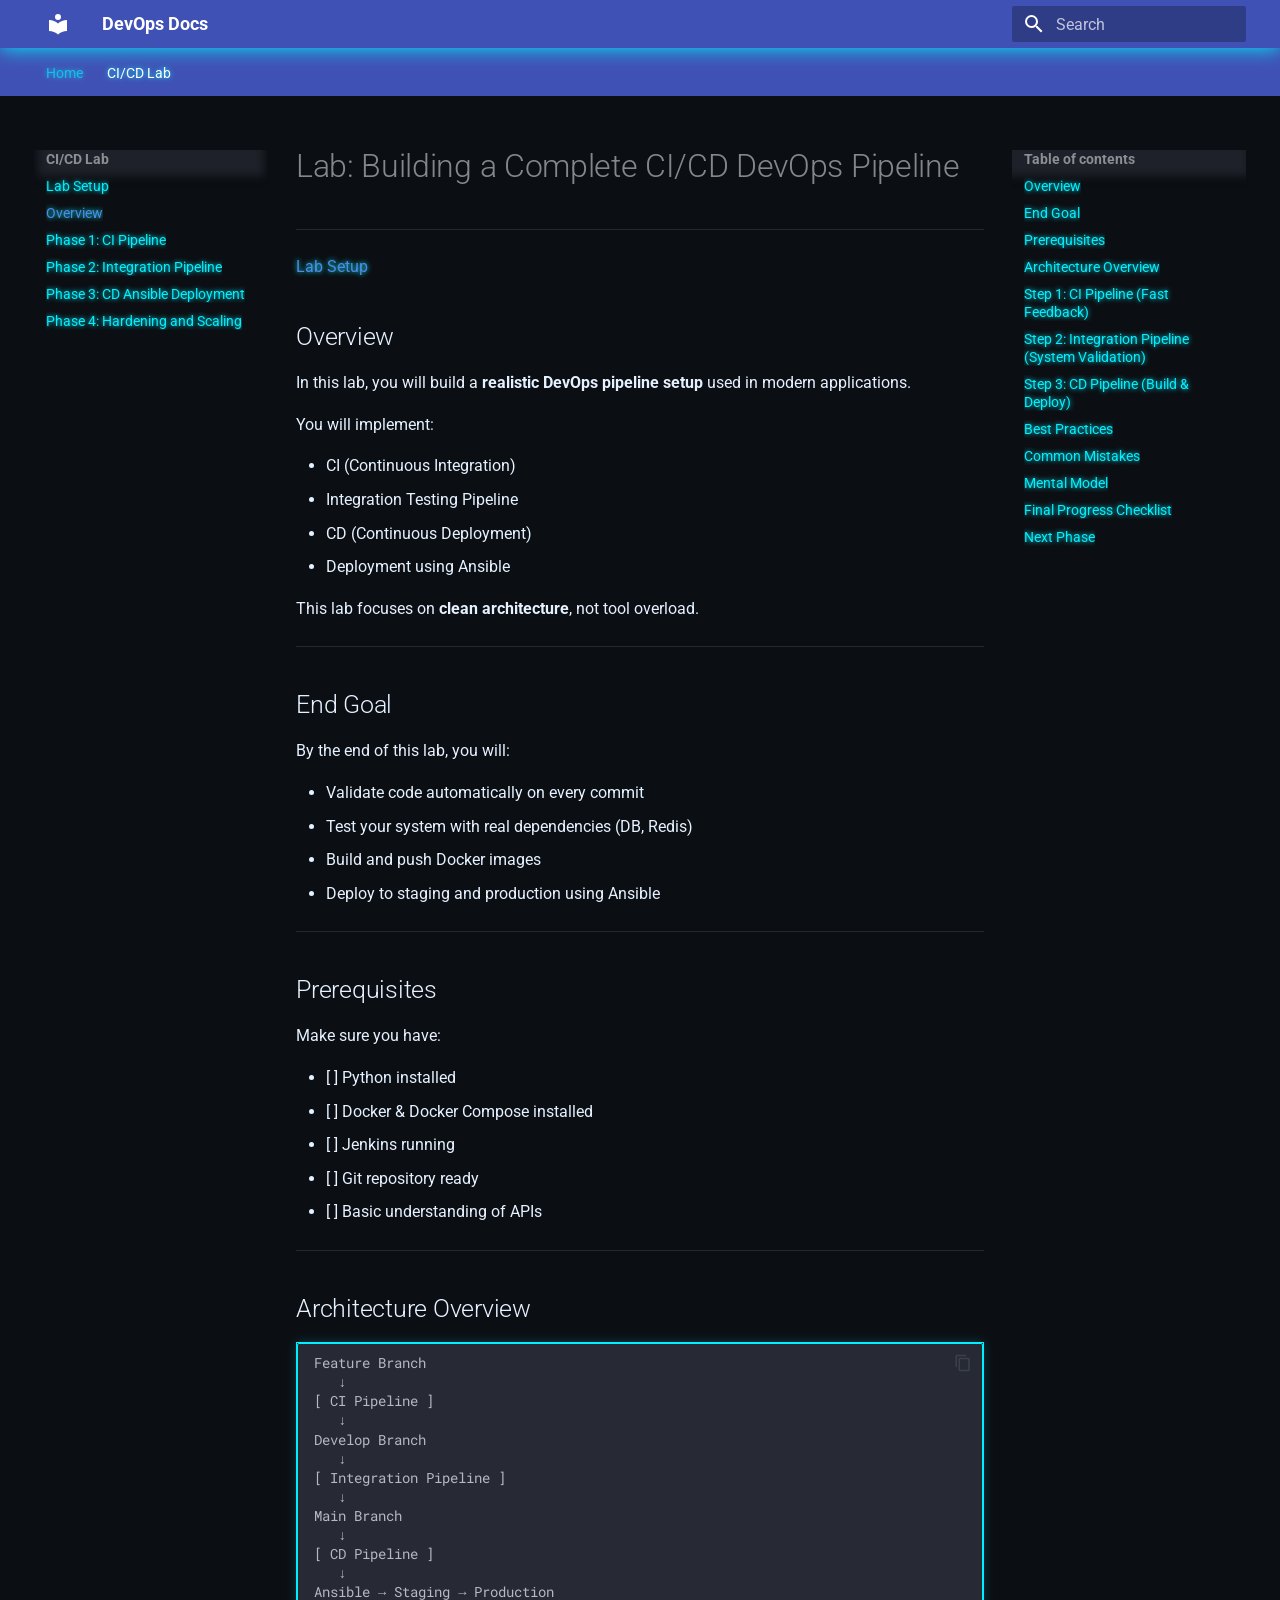
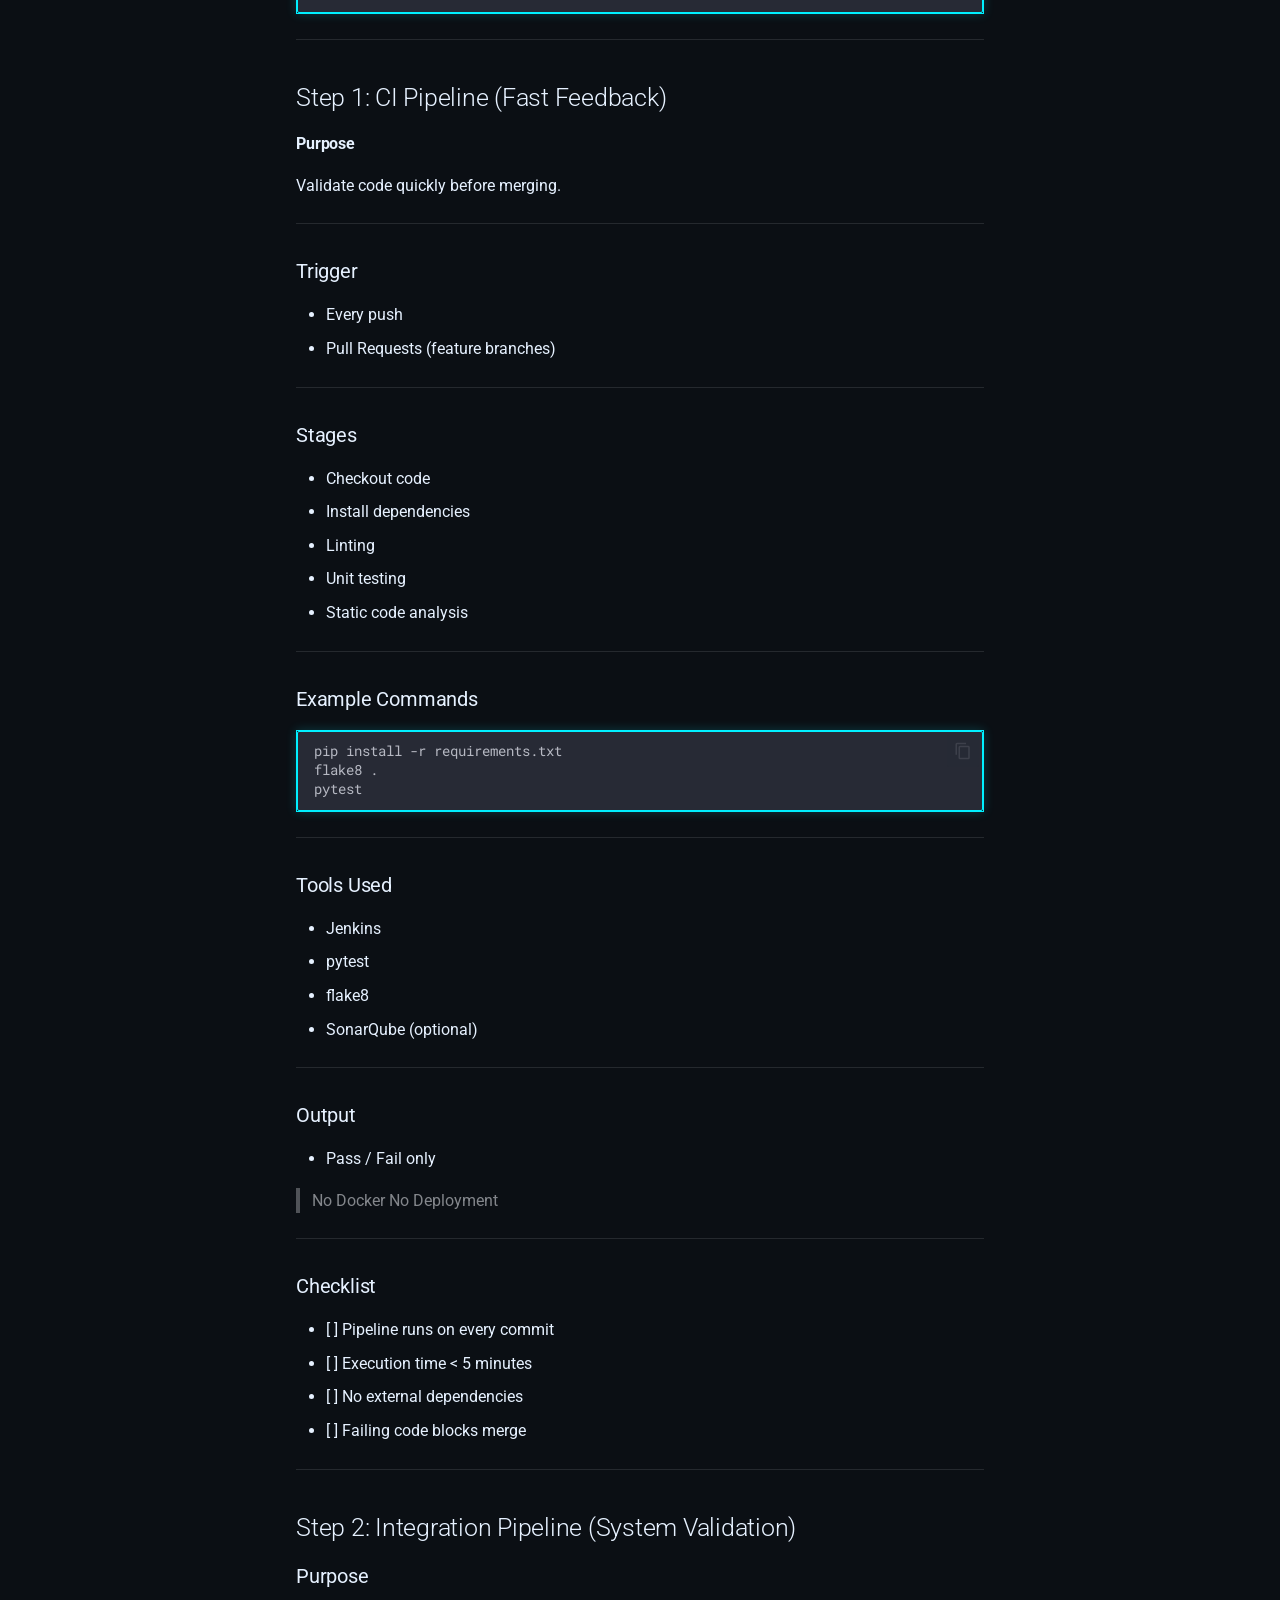
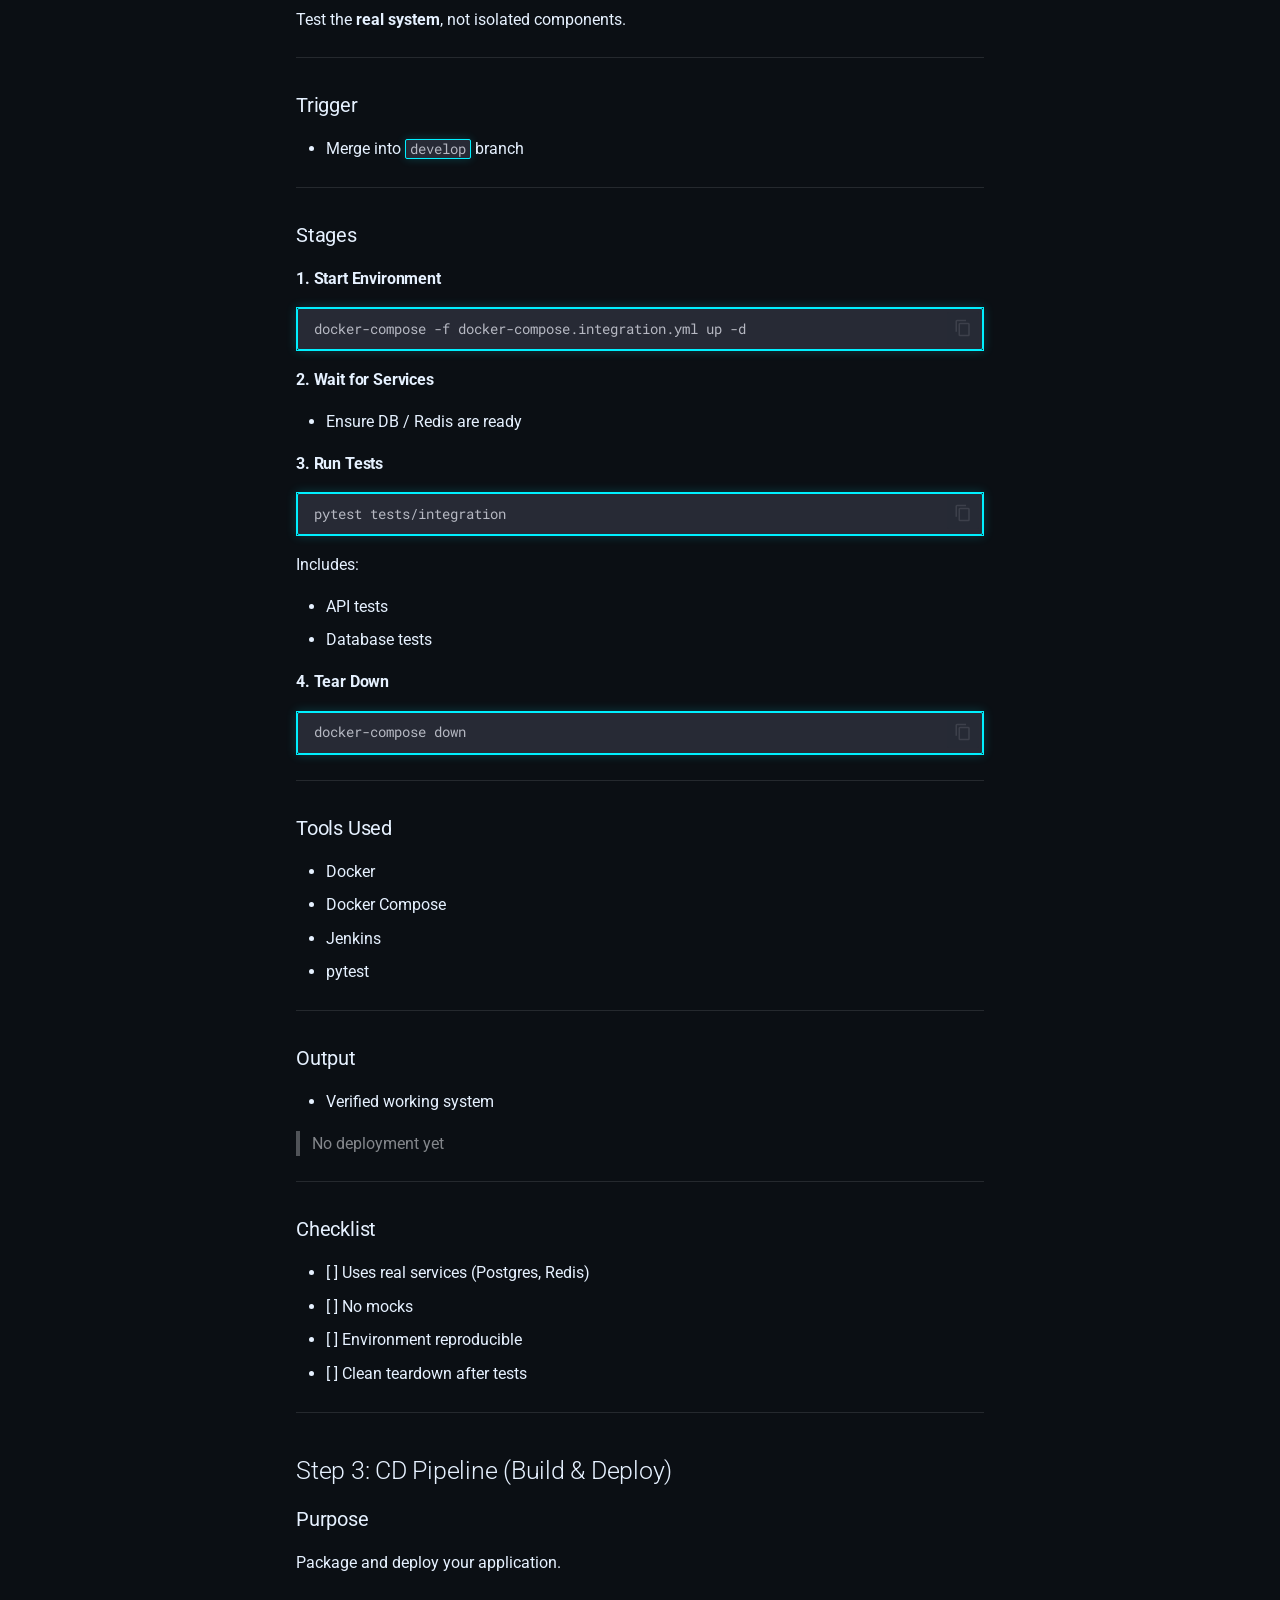
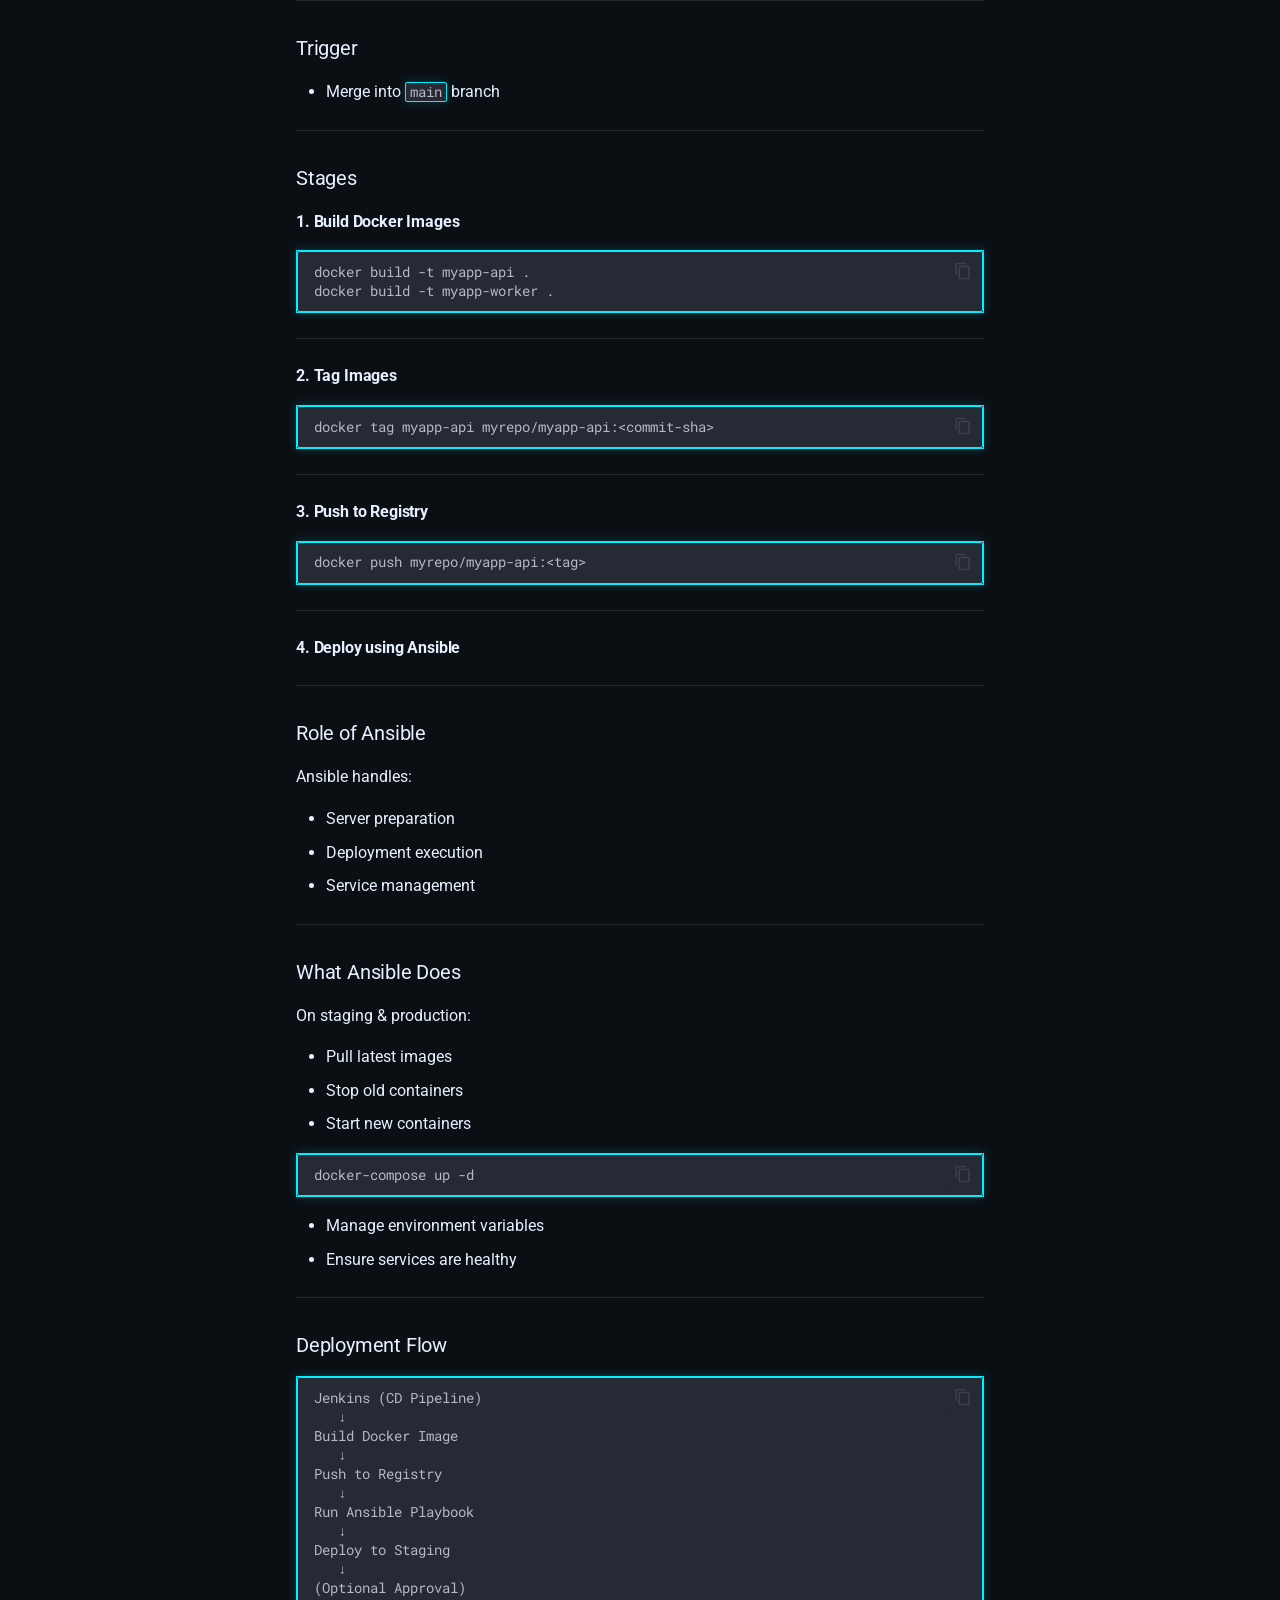
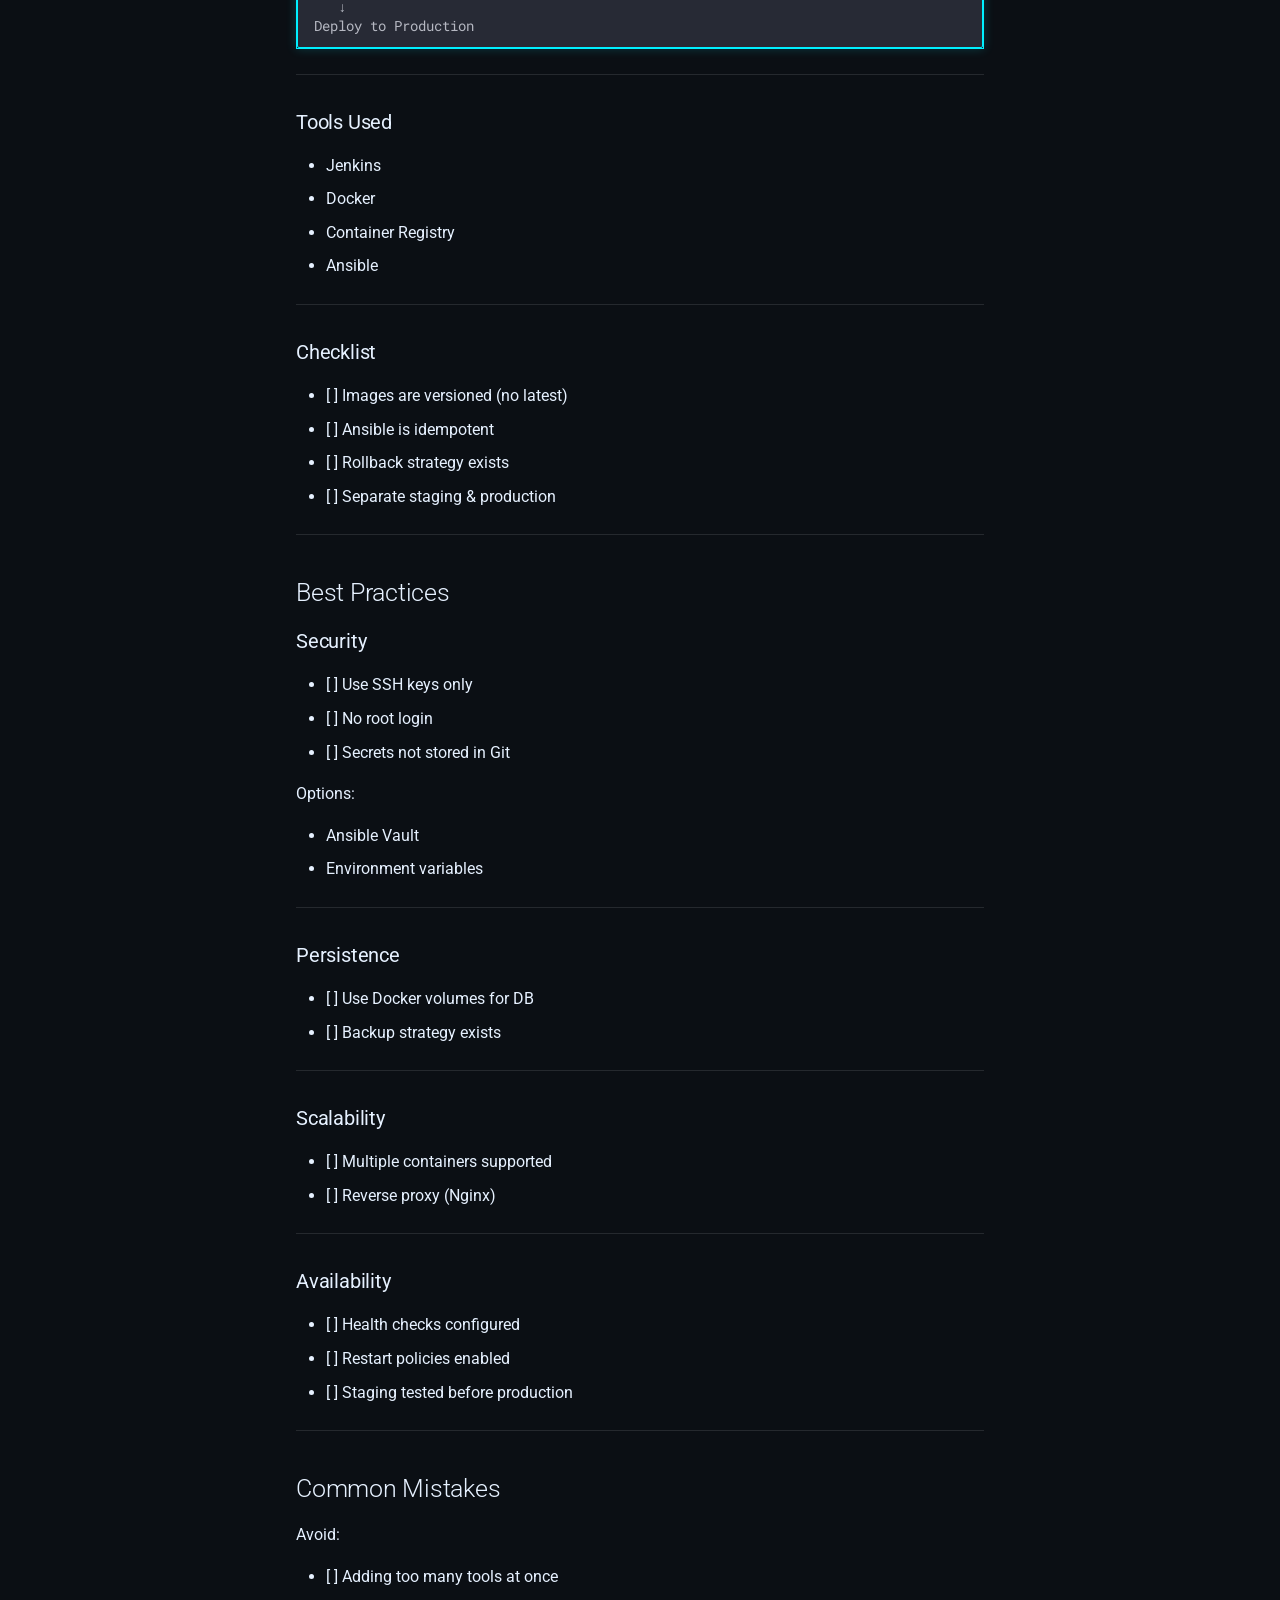
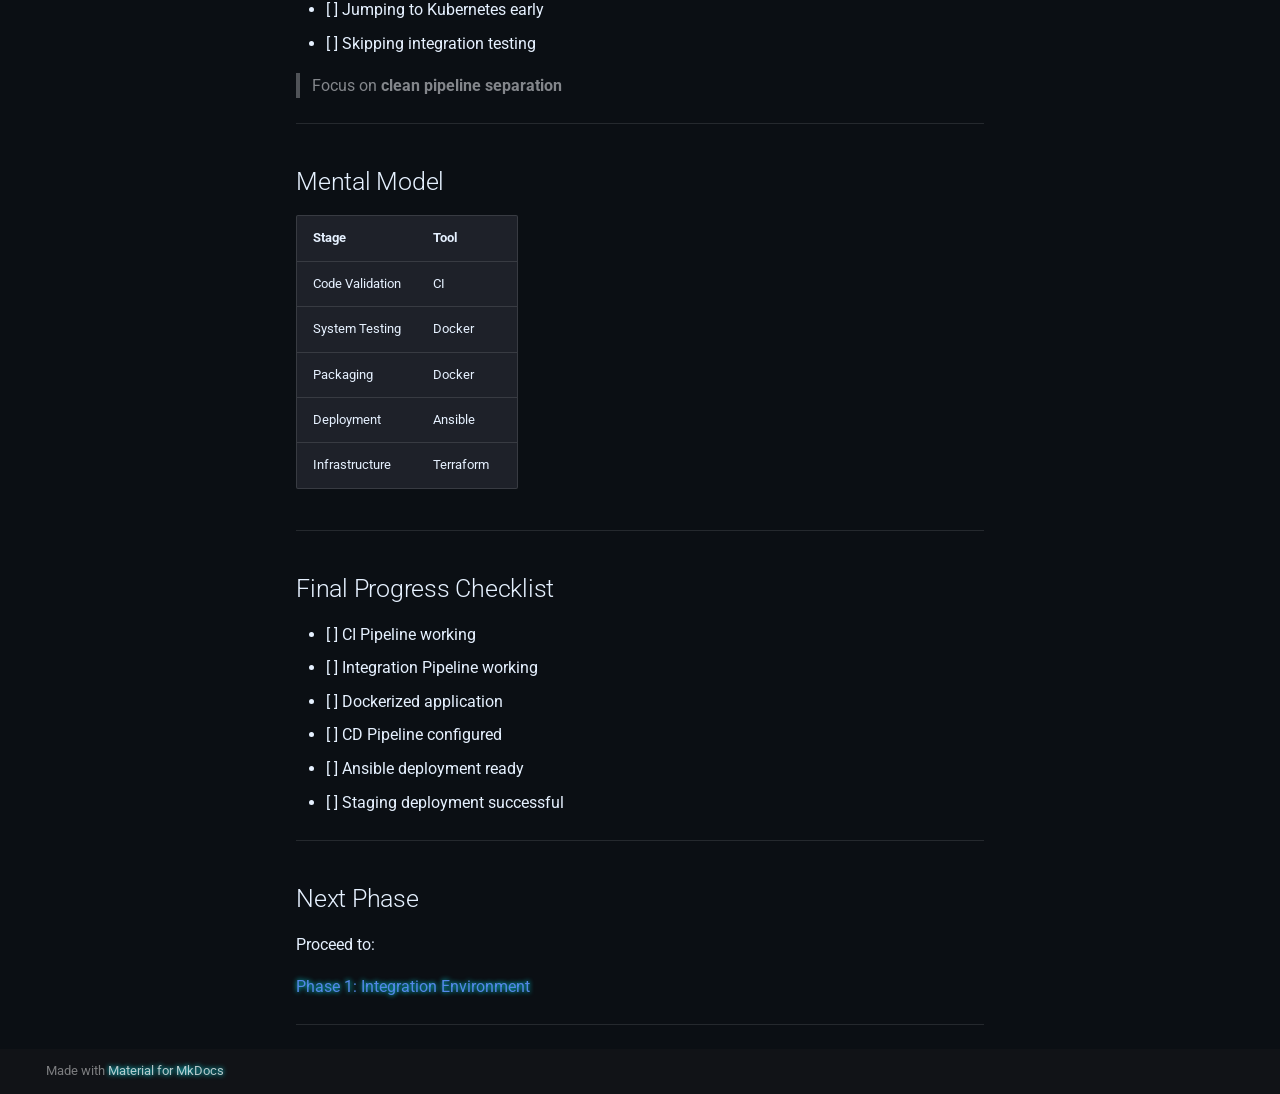
<file: cicd/Lab1/Overview/index.html>
<!doctype html>
<html lang="en" class="no-js">
  <head>
    
      <meta charset="utf-8">
      <meta name="viewport" content="width=device-width,initial-scale=1">
      
      
      
      
        <link rel="prev" href="../Lab_Setup_Guide/">
      
      
        <link rel="next" href="../Phase1_CI_Pipeline/">
      
      
        
      
      
      <link rel="icon" href="../../../assets/images/favicon.png">
      <meta name="generator" content="mkdocs-1.6.1, mkdocs-material-9.7.6">
    
    
      
        <title>Overview - DevOps Docs</title>
      
    
    
      <link rel="stylesheet" href="../../../assets/stylesheets/main.484c7ddc.min.css">
      
        
        <link rel="stylesheet" href="../../../assets/stylesheets/palette.ab4e12ef.min.css">
      
      


    
    
      
    
    
      
        
        
        <link rel="preconnect" href="https://fonts.gstatic.com" crossorigin>
        <link rel="stylesheet" href="https://fonts.googleapis.com/css?family=Roboto:300,300i,400,400i,700,700i%7CRoboto+Mono:400,400i,700,700i&display=fallback">
        <style>:root{--md-text-font:"Roboto";--md-code-font:"Roboto Mono"}</style>
      
    
    
      <link rel="stylesheet" href="../../../stylesheets/extra.css">
    
    <script>__md_scope=new URL("../../..",location),__md_hash=e=>[...e].reduce(((e,_)=>(e<<5)-e+_.charCodeAt(0)),0),__md_get=(e,_=localStorage,t=__md_scope)=>JSON.parse(_.getItem(t.pathname+"."+e)),__md_set=(e,_,t=localStorage,a=__md_scope)=>{try{t.setItem(a.pathname+"."+e,JSON.stringify(_))}catch(e){}}</script>
    
      

    
    
  </head>
  
  
    
    
    
    
    
    <body dir="ltr" data-md-color-scheme="slate" data-md-color-primary="indigo" data-md-color-accent="indigo">
  
    
    <input class="md-toggle" data-md-toggle="drawer" type="checkbox" id="__drawer" autocomplete="off">
    <input class="md-toggle" data-md-toggle="search" type="checkbox" id="__search" autocomplete="off">
    <label class="md-overlay" for="__drawer"></label>
    <div data-md-component="skip">
      
        
        <a href="#overview" class="md-skip">
          Skip to content
        </a>
      
    </div>
    <div data-md-component="announce">
      
    </div>
    
    
      

<header class="md-header" data-md-component="header">
  <nav class="md-header__inner md-grid" aria-label="Header">
    <a href="../../.." title="DevOps Docs" class="md-header__button md-logo" aria-label="DevOps Docs" data-md-component="logo">
      
  
  <svg xmlns="http://www.w3.org/2000/svg" viewBox="0 0 24 24"><path d="M12 8a3 3 0 0 0 3-3 3 3 0 0 0-3-3 3 3 0 0 0-3 3 3 3 0 0 0 3 3m0 3.54C9.64 9.35 6.5 8 3 8v11c3.5 0 6.64 1.35 9 3.54 2.36-2.19 5.5-3.54 9-3.54V8c-3.5 0-6.64 1.35-9 3.54"/></svg>

    </a>
    <label class="md-header__button md-icon" for="__drawer">
      
      <svg xmlns="http://www.w3.org/2000/svg" viewBox="0 0 24 24"><path d="M3 6h18v2H3zm0 5h18v2H3zm0 5h18v2H3z"/></svg>
    </label>
    <div class="md-header__title" data-md-component="header-title">
      <div class="md-header__ellipsis">
        <div class="md-header__topic">
          <span class="md-ellipsis">
            DevOps Docs
          </span>
        </div>
        <div class="md-header__topic" data-md-component="header-topic">
          <span class="md-ellipsis">
            
              Overview
            
          </span>
        </div>
      </div>
    </div>
    
      
    
    
    
    
      
      
        <label class="md-header__button md-icon" for="__search">
          
          <svg xmlns="http://www.w3.org/2000/svg" viewBox="0 0 24 24"><path d="M9.5 3A6.5 6.5 0 0 1 16 9.5c0 1.61-.59 3.09-1.56 4.23l.27.27h.79l5 5-1.5 1.5-5-5v-.79l-.27-.27A6.52 6.52 0 0 1 9.5 16 6.5 6.5 0 0 1 3 9.5 6.5 6.5 0 0 1 9.5 3m0 2C7 5 5 7 5 9.5S7 14 9.5 14 14 12 14 9.5 12 5 9.5 5"/></svg>
        </label>
        <div class="md-search" data-md-component="search" role="dialog">
  <label class="md-search__overlay" for="__search"></label>
  <div class="md-search__inner" role="search">
    <form class="md-search__form" name="search">
      <input type="text" class="md-search__input" name="query" aria-label="Search" placeholder="Search" autocapitalize="off" autocorrect="off" autocomplete="off" spellcheck="false" data-md-component="search-query" required>
      <label class="md-search__icon md-icon" for="__search">
        
        <svg xmlns="http://www.w3.org/2000/svg" viewBox="0 0 24 24"><path d="M9.5 3A6.5 6.5 0 0 1 16 9.5c0 1.61-.59 3.09-1.56 4.23l.27.27h.79l5 5-1.5 1.5-5-5v-.79l-.27-.27A6.52 6.52 0 0 1 9.5 16 6.5 6.5 0 0 1 3 9.5 6.5 6.5 0 0 1 9.5 3m0 2C7 5 5 7 5 9.5S7 14 9.5 14 14 12 14 9.5 12 5 9.5 5"/></svg>
        
        <svg xmlns="http://www.w3.org/2000/svg" viewBox="0 0 24 24"><path d="M20 11v2H8l5.5 5.5-1.42 1.42L4.16 12l7.92-7.92L13.5 5.5 8 11z"/></svg>
      </label>
      <nav class="md-search__options" aria-label="Search">
        
        <button type="reset" class="md-search__icon md-icon" title="Clear" aria-label="Clear" tabindex="-1">
          
          <svg xmlns="http://www.w3.org/2000/svg" viewBox="0 0 24 24"><path d="M19 6.41 17.59 5 12 10.59 6.41 5 5 6.41 10.59 12 5 17.59 6.41 19 12 13.41 17.59 19 19 17.59 13.41 12z"/></svg>
        </button>
      </nav>
      
    </form>
    <div class="md-search__output">
      <div class="md-search__scrollwrap" tabindex="0" data-md-scrollfix>
        <div class="md-search-result" data-md-component="search-result">
          <div class="md-search-result__meta">
            Initializing search
          </div>
          <ol class="md-search-result__list" role="presentation"></ol>
        </div>
      </div>
    </div>
  </div>
</div>
      
    
    
  </nav>
  
</header>
    
    <div class="md-container" data-md-component="container">
      
      
        
          
            
<nav class="md-tabs" aria-label="Tabs" data-md-component="tabs">
  <div class="md-grid">
    <ul class="md-tabs__list">
      
        
  
  
  
  
    <li class="md-tabs__item">
      <a href="../../.." class="md-tabs__link">
        
  
  
    
  
  Home

      </a>
    </li>
  

      
        
  
  
  
    
  
  
    
    
      <li class="md-tabs__item md-tabs__item--active">
        <a href="../Lab_Setup_Guide/" class="md-tabs__link">
          
  
  
  CI/CD Lab

        </a>
      </li>
    
  

      
    </ul>
  </div>
</nav>
          
        
      
      <main class="md-main" data-md-component="main">
        <div class="md-main__inner md-grid">
          
            
              
              <div class="md-sidebar md-sidebar--primary" data-md-component="sidebar" data-md-type="navigation" >
                <div class="md-sidebar__scrollwrap">
                  <div class="md-sidebar__inner">
                    


  


<nav class="md-nav md-nav--primary md-nav--lifted" aria-label="Navigation" data-md-level="0">
  <label class="md-nav__title" for="__drawer">
    <a href="../../.." title="DevOps Docs" class="md-nav__button md-logo" aria-label="DevOps Docs" data-md-component="logo">
      
  
  <svg xmlns="http://www.w3.org/2000/svg" viewBox="0 0 24 24"><path d="M12 8a3 3 0 0 0 3-3 3 3 0 0 0-3-3 3 3 0 0 0-3 3 3 3 0 0 0 3 3m0 3.54C9.64 9.35 6.5 8 3 8v11c3.5 0 6.64 1.35 9 3.54 2.36-2.19 5.5-3.54 9-3.54V8c-3.5 0-6.64 1.35-9 3.54"/></svg>

    </a>
    DevOps Docs
  </label>
  
  <ul class="md-nav__list" data-md-scrollfix>
    
      
      
  
  
  
  
    <li class="md-nav__item">
      <a href="../../.." class="md-nav__link">
        
  
  
  <span class="md-ellipsis">
    
  
    Home
  

    
  </span>
  
  

      </a>
    </li>
  

    
      
      
  
  
    
  
  
  
    
    
    
    
      
        
        
      
      
        
      
    
    
    <li class="md-nav__item md-nav__item--active md-nav__item--section md-nav__item--nested">
      
        
        
        <input class="md-nav__toggle md-toggle " type="checkbox" id="__nav_2" checked>
        
          
          <label class="md-nav__link" for="__nav_2" id="__nav_2_label" tabindex="">
            
  
  
  <span class="md-ellipsis">
    
  
    CI/CD Lab
  

    
  </span>
  
  

            <span class="md-nav__icon md-icon"></span>
          </label>
        
        <nav class="md-nav" data-md-level="1" aria-labelledby="__nav_2_label" aria-expanded="true">
          <label class="md-nav__title" for="__nav_2">
            <span class="md-nav__icon md-icon"></span>
            
  
    CI/CD Lab
  

          </label>
          <ul class="md-nav__list" data-md-scrollfix>
            
              
                
  
  
  
  
    <li class="md-nav__item">
      <a href="../Lab_Setup_Guide/" class="md-nav__link">
        
  
  
  <span class="md-ellipsis">
    
  
    Lab Setup
  

    
  </span>
  
  

      </a>
    </li>
  

              
            
              
                
  
  
    
  
  
  
    <li class="md-nav__item md-nav__item--active">
      
      <input class="md-nav__toggle md-toggle" type="checkbox" id="__toc">
      
      
      
        <label class="md-nav__link md-nav__link--active" for="__toc">
          
  
  
  <span class="md-ellipsis">
    
  
    Overview
  

    
  </span>
  
  

          <span class="md-nav__icon md-icon"></span>
        </label>
      
      <a href="./" class="md-nav__link md-nav__link--active">
        
  
  
  <span class="md-ellipsis">
    
  
    Overview
  

    
  </span>
  
  

      </a>
      
        

<nav class="md-nav md-nav--secondary" aria-label="Table of contents">
  
  
  
  
    <label class="md-nav__title" for="__toc">
      <span class="md-nav__icon md-icon"></span>
      Table of contents
    </label>
    <ul class="md-nav__list" data-md-component="toc" data-md-scrollfix>
      
        <li class="md-nav__item">
  <a href="#overview" class="md-nav__link">
    <span class="md-ellipsis">
      
        Overview
      
    </span>
  </a>
  
</li>
      
        <li class="md-nav__item">
  <a href="#end-goal" class="md-nav__link">
    <span class="md-ellipsis">
      
        End Goal
      
    </span>
  </a>
  
</li>
      
        <li class="md-nav__item">
  <a href="#prerequisites" class="md-nav__link">
    <span class="md-ellipsis">
      
        Prerequisites
      
    </span>
  </a>
  
</li>
      
        <li class="md-nav__item">
  <a href="#architecture-overview" class="md-nav__link">
    <span class="md-ellipsis">
      
        Architecture Overview
      
    </span>
  </a>
  
</li>
      
        <li class="md-nav__item">
  <a href="#step-1-ci-pipeline-fast-feedback" class="md-nav__link">
    <span class="md-ellipsis">
      
        Step 1: CI Pipeline (Fast Feedback)
      
    </span>
  </a>
  
</li>
      
        <li class="md-nav__item">
  <a href="#step-2-integration-pipeline-system-validation" class="md-nav__link">
    <span class="md-ellipsis">
      
        Step 2: Integration Pipeline (System Validation)
      
    </span>
  </a>
  
</li>
      
        <li class="md-nav__item">
  <a href="#step-3-cd-pipeline-build-deploy" class="md-nav__link">
    <span class="md-ellipsis">
      
        Step 3: CD Pipeline (Build &amp; Deploy)
      
    </span>
  </a>
  
</li>
      
        <li class="md-nav__item">
  <a href="#best-practices" class="md-nav__link">
    <span class="md-ellipsis">
      
        Best Practices
      
    </span>
  </a>
  
</li>
      
        <li class="md-nav__item">
  <a href="#common-mistakes" class="md-nav__link">
    <span class="md-ellipsis">
      
        Common Mistakes
      
    </span>
  </a>
  
</li>
      
        <li class="md-nav__item">
  <a href="#mental-model" class="md-nav__link">
    <span class="md-ellipsis">
      
        Mental Model
      
    </span>
  </a>
  
</li>
      
        <li class="md-nav__item">
  <a href="#final-progress-checklist" class="md-nav__link">
    <span class="md-ellipsis">
      
        Final Progress Checklist
      
    </span>
  </a>
  
</li>
      
        <li class="md-nav__item">
  <a href="#next-phase" class="md-nav__link">
    <span class="md-ellipsis">
      
        Next Phase
      
    </span>
  </a>
  
</li>
      
    </ul>
  
</nav>
      
    </li>
  

              
            
              
                
  
  
  
  
    <li class="md-nav__item">
      <a href="../Phase1_CI_Pipeline/" class="md-nav__link">
        
  
  
  <span class="md-ellipsis">
    
  
    Phase 1: CI Pipeline
  

    
  </span>
  
  

      </a>
    </li>
  

              
            
              
                
  
  
  
  
    <li class="md-nav__item">
      <a href="../Phase2_Integration_Pipeline/" class="md-nav__link">
        
  
  
  <span class="md-ellipsis">
    
  
    Phase 2: Integration Pipeline
  

    
  </span>
  
  

      </a>
    </li>
  

              
            
              
                
  
  
  
  
    <li class="md-nav__item">
      <a href="../Phase3_CD_Ansible_Deployment/" class="md-nav__link">
        
  
  
  <span class="md-ellipsis">
    
  
    Phase 3: CD Ansible Deployment
  

    
  </span>
  
  

      </a>
    </li>
  

              
            
              
                
  
  
  
  
    <li class="md-nav__item">
      <a href="../Phase4_Hardening_and_Scaling/" class="md-nav__link">
        
  
  
  <span class="md-ellipsis">
    
  
    Phase 4: Hardening and Scaling
  

    
  </span>
  
  

      </a>
    </li>
  

              
            
          </ul>
        </nav>
      
    </li>
  

    
  </ul>
</nav>
                  </div>
                </div>
              </div>
            
            
              
              <div class="md-sidebar md-sidebar--secondary" data-md-component="sidebar" data-md-type="toc" >
                <div class="md-sidebar__scrollwrap">
                  <div class="md-sidebar__inner">
                    

<nav class="md-nav md-nav--secondary" aria-label="Table of contents">
  
  
  
  
    <label class="md-nav__title" for="__toc">
      <span class="md-nav__icon md-icon"></span>
      Table of contents
    </label>
    <ul class="md-nav__list" data-md-component="toc" data-md-scrollfix>
      
        <li class="md-nav__item">
  <a href="#overview" class="md-nav__link">
    <span class="md-ellipsis">
      
        Overview
      
    </span>
  </a>
  
</li>
      
        <li class="md-nav__item">
  <a href="#end-goal" class="md-nav__link">
    <span class="md-ellipsis">
      
        End Goal
      
    </span>
  </a>
  
</li>
      
        <li class="md-nav__item">
  <a href="#prerequisites" class="md-nav__link">
    <span class="md-ellipsis">
      
        Prerequisites
      
    </span>
  </a>
  
</li>
      
        <li class="md-nav__item">
  <a href="#architecture-overview" class="md-nav__link">
    <span class="md-ellipsis">
      
        Architecture Overview
      
    </span>
  </a>
  
</li>
      
        <li class="md-nav__item">
  <a href="#step-1-ci-pipeline-fast-feedback" class="md-nav__link">
    <span class="md-ellipsis">
      
        Step 1: CI Pipeline (Fast Feedback)
      
    </span>
  </a>
  
</li>
      
        <li class="md-nav__item">
  <a href="#step-2-integration-pipeline-system-validation" class="md-nav__link">
    <span class="md-ellipsis">
      
        Step 2: Integration Pipeline (System Validation)
      
    </span>
  </a>
  
</li>
      
        <li class="md-nav__item">
  <a href="#step-3-cd-pipeline-build-deploy" class="md-nav__link">
    <span class="md-ellipsis">
      
        Step 3: CD Pipeline (Build &amp; Deploy)
      
    </span>
  </a>
  
</li>
      
        <li class="md-nav__item">
  <a href="#best-practices" class="md-nav__link">
    <span class="md-ellipsis">
      
        Best Practices
      
    </span>
  </a>
  
</li>
      
        <li class="md-nav__item">
  <a href="#common-mistakes" class="md-nav__link">
    <span class="md-ellipsis">
      
        Common Mistakes
      
    </span>
  </a>
  
</li>
      
        <li class="md-nav__item">
  <a href="#mental-model" class="md-nav__link">
    <span class="md-ellipsis">
      
        Mental Model
      
    </span>
  </a>
  
</li>
      
        <li class="md-nav__item">
  <a href="#final-progress-checklist" class="md-nav__link">
    <span class="md-ellipsis">
      
        Final Progress Checklist
      
    </span>
  </a>
  
</li>
      
        <li class="md-nav__item">
  <a href="#next-phase" class="md-nav__link">
    <span class="md-ellipsis">
      
        Next Phase
      
    </span>
  </a>
  
</li>
      
    </ul>
  
</nav>
                  </div>
                </div>
              </div>
            
          
          
            <div class="md-content" data-md-component="content">
              
              <article class="md-content__inner md-typeset">
                
                  



<h1 id="lab-building-a-complete-cicd-devops-pipeline">Lab: Building a Complete CI/CD DevOps Pipeline</h1>
<hr />
<p><a href="../Lab_Setup_Guide/">Lab Setup</a></p>
<h2 id="overview">Overview</h2>
<p>In this lab, you will build a <strong>realistic DevOps pipeline setup</strong> used in modern applications.</p>
<p>You will implement:</p>
<ul>
<li>CI (Continuous Integration)</li>
<li>Integration Testing Pipeline</li>
<li>CD (Continuous Deployment)</li>
<li>Deployment using Ansible</li>
</ul>
<p>This lab focuses on <strong>clean architecture</strong>, not tool overload.</p>
<hr />
<h2 id="end-goal">End Goal</h2>
<p>By the end of this lab, you will:</p>
<ul>
<li>Validate code automatically on every commit</li>
<li>Test your system with real dependencies (DB, Redis)</li>
<li>Build and push Docker images</li>
<li>Deploy to staging and production using Ansible</li>
</ul>
<hr />
<h2 id="prerequisites">Prerequisites</h2>
<p>Make sure you have:</p>
<ul>
<li>[ ] Python installed</li>
<li>[ ] Docker &amp; Docker Compose installed</li>
<li>[ ] Jenkins running</li>
<li>[ ] Git repository ready</li>
<li>[ ] Basic understanding of APIs</li>
</ul>
<hr />
<h2 id="architecture-overview">Architecture Overview</h2>
<pre><code>Feature Branch
   ↓
[ CI Pipeline ]
   ↓
Develop Branch
   ↓
[ Integration Pipeline ]
   ↓
Main Branch
   ↓
[ CD Pipeline ]
   ↓
Ansible → Staging → Production
</code></pre>
<hr />
<h2 id="step-1-ci-pipeline-fast-feedback">Step 1: CI Pipeline (Fast Feedback)</h2>
<h4 id="purpose">Purpose</h4>
<p>Validate code quickly before merging.</p>
<hr />
<h3 id="trigger">Trigger</h3>
<ul>
<li>Every push</li>
<li>Pull Requests (feature branches)</li>
</ul>
<hr />
<h3 id="stages">Stages</h3>
<ul>
<li>Checkout code</li>
<li>Install dependencies</li>
<li>Linting</li>
<li>Unit testing</li>
<li>Static code analysis</li>
</ul>
<hr />
<h3 id="example-commands">Example Commands</h3>
<pre><code class="language-bash">pip install -r requirements.txt
flake8 .
pytest
</code></pre>
<hr />
<h3 id="tools-used">Tools Used</h3>
<ul>
<li>Jenkins</li>
<li>pytest</li>
<li>flake8</li>
<li>SonarQube (optional)</li>
</ul>
<hr />
<h3 id="output">Output</h3>
<ul>
<li>Pass / Fail only</li>
</ul>
<blockquote>
<p>No Docker
No Deployment</p>
</blockquote>
<hr />
<h3 id="checklist">Checklist</h3>
<ul>
<li>[ ] Pipeline runs on every commit</li>
<li>[ ] Execution time &lt; 5 minutes</li>
<li>[ ] No external dependencies</li>
<li>[ ] Failing code blocks merge</li>
</ul>
<hr />
<h2 id="step-2-integration-pipeline-system-validation">Step 2: Integration Pipeline (System Validation)</h2>
<h3 id="purpose_1">Purpose</h3>
<p>Test the <strong>real system</strong>, not isolated components.</p>
<hr />
<h3 id="trigger_1">Trigger</h3>
<ul>
<li>Merge into <code>develop</code> branch</li>
</ul>
<hr />
<h3 id="stages_1">Stages</h3>
<h4 id="1-start-environment">1. Start Environment</h4>
<pre><code class="language-bash">docker-compose -f docker-compose.integration.yml up -d
</code></pre>
<h4 id="2-wait-for-services">2. Wait for Services</h4>
<ul>
<li>Ensure DB / Redis are ready</li>
</ul>
<h4 id="3-run-tests">3. Run Tests</h4>
<pre><code class="language-bash">pytest tests/integration
</code></pre>
<p>Includes:</p>
<ul>
<li>API tests</li>
<li>Database tests</li>
</ul>
<h4 id="4-tear-down">4. Tear Down</h4>
<pre><code class="language-bash">docker-compose down
</code></pre>
<hr />
<h3 id="tools-used_1">Tools Used</h3>
<ul>
<li>Docker</li>
<li>Docker Compose</li>
<li>Jenkins</li>
<li>pytest</li>
</ul>
<hr />
<h3 id="output_1">Output</h3>
<ul>
<li>Verified working system</li>
</ul>
<blockquote>
<p>No deployment yet</p>
</blockquote>
<hr />
<h3 id="checklist_1">Checklist</h3>
<ul>
<li>[ ] Uses real services (Postgres, Redis)</li>
<li>[ ] No mocks</li>
<li>[ ] Environment reproducible</li>
<li>[ ] Clean teardown after tests</li>
</ul>
<hr />
<h2 id="step-3-cd-pipeline-build-deploy">Step 3: CD Pipeline (Build &amp; Deploy)</h2>
<h3 id="purpose_2">Purpose</h3>
<p>Package and deploy your application.</p>
<hr />
<h3 id="trigger_2">Trigger</h3>
<ul>
<li>Merge into <code>main</code> branch</li>
</ul>
<hr />
<h3 id="stages_2">Stages</h3>
<h4 id="1-build-docker-images">1. Build Docker Images</h4>
<pre><code class="language-bash">docker build -t myapp-api .
docker build -t myapp-worker .
</code></pre>
<hr />
<h4 id="2-tag-images">2. Tag Images</h4>
<pre><code class="language-bash">docker tag myapp-api myrepo/myapp-api:&lt;commit-sha&gt;
</code></pre>
<hr />
<h4 id="3-push-to-registry">3. Push to Registry</h4>
<pre><code class="language-bash">docker push myrepo/myapp-api:&lt;tag&gt;
</code></pre>
<hr />
<h4 id="4-deploy-using-ansible">4. Deploy using Ansible</h4>
<hr />
<h3 id="role-of-ansible">Role of Ansible</h3>
<p>Ansible handles:</p>
<ul>
<li>Server preparation</li>
<li>Deployment execution</li>
<li>Service management</li>
</ul>
<hr />
<h3 id="what-ansible-does">What Ansible Does</h3>
<p>On staging &amp; production:</p>
<ul>
<li>Pull latest images</li>
<li>Stop old containers</li>
<li>Start new containers</li>
</ul>
<pre><code class="language-bash">docker-compose up -d
</code></pre>
<ul>
<li>Manage environment variables</li>
<li>Ensure services are healthy</li>
</ul>
<hr />
<h3 id="deployment-flow">Deployment Flow</h3>
<pre><code>Jenkins (CD Pipeline)
   ↓
Build Docker Image
   ↓
Push to Registry
   ↓
Run Ansible Playbook
   ↓
Deploy to Staging
   ↓
(Optional Approval)
   ↓
Deploy to Production
</code></pre>
<hr />
<h3 id="tools-used_2">Tools Used</h3>
<ul>
<li>Jenkins</li>
<li>Docker</li>
<li>Container Registry</li>
<li>Ansible</li>
</ul>
<hr />
<h3 id="checklist_2">Checklist</h3>
<ul>
<li>[ ] Images are versioned (no latest)</li>
<li>[ ] Ansible is idempotent</li>
<li>[ ] Rollback strategy exists</li>
<li>[ ] Separate staging &amp; production</li>
</ul>
<hr />
<h2 id="best-practices">Best Practices</h2>
<h3 id="security">Security</h3>
<ul>
<li>[ ] Use SSH keys only</li>
<li>[ ] No root login</li>
<li>[ ] Secrets not stored in Git</li>
</ul>
<p>Options:</p>
<ul>
<li>Ansible Vault</li>
<li>Environment variables</li>
</ul>
<hr />
<h3 id="persistence">Persistence</h3>
<ul>
<li>[ ] Use Docker volumes for DB</li>
<li>[ ] Backup strategy exists</li>
</ul>
<hr />
<h3 id="scalability">Scalability</h3>
<ul>
<li>[ ] Multiple containers supported</li>
<li>[ ] Reverse proxy (Nginx)</li>
</ul>
<hr />
<h3 id="availability">Availability</h3>
<ul>
<li>[ ] Health checks configured</li>
<li>[ ] Restart policies enabled</li>
<li>[ ] Staging tested before production</li>
</ul>
<hr />
<h2 id="common-mistakes">Common Mistakes</h2>
<p>Avoid:</p>
<ul>
<li>[ ] Adding too many tools at once</li>
<li>[ ] Jumping to Kubernetes early</li>
<li>[ ] Skipping integration testing</li>
</ul>
<blockquote>
<p>Focus on <strong>clean pipeline separation</strong></p>
</blockquote>
<hr />
<h2 id="mental-model">Mental Model</h2>
<table>
<thead>
<tr>
<th>Stage</th>
<th>Tool</th>
</tr>
</thead>
<tbody>
<tr>
<td>Code Validation</td>
<td>CI</td>
</tr>
<tr>
<td>System Testing</td>
<td>Docker</td>
</tr>
<tr>
<td>Packaging</td>
<td>Docker</td>
</tr>
<tr>
<td>Deployment</td>
<td>Ansible</td>
</tr>
<tr>
<td>Infrastructure</td>
<td>Terraform</td>
</tr>
</tbody>
</table>
<hr />
<h2 id="final-progress-checklist">Final Progress Checklist</h2>
<ul>
<li>[ ] CI Pipeline working</li>
<li>[ ] Integration Pipeline working</li>
<li>[ ] Dockerized application</li>
<li>[ ] CD Pipeline configured</li>
<li>[ ] Ansible deployment ready</li>
<li>[ ] Staging deployment successful</li>
</ul>
<hr />
<h2 id="next-phase">Next Phase</h2>
<p>Proceed to:</p>
<p><a href="../Phase1_CI_Pipeline/">Phase 1: Integration Environment</a></p>
<hr />












                
              </article>
            </div>
          
          
<script>var target=document.getElementById(location.hash.slice(1));target&&target.name&&(target.checked=target.name.startsWith("__tabbed_"))</script>
        </div>
        
      </main>
      
        <footer class="md-footer">
  
  <div class="md-footer-meta md-typeset">
    <div class="md-footer-meta__inner md-grid">
      <div class="md-copyright">
  
  
    Made with
    <a href="https://squidfunk.github.io/mkdocs-material/" target="_blank" rel="noopener">
      Material for MkDocs
    </a>
  
</div>
      
    </div>
  </div>
</footer>
      
    </div>
    <div class="md-dialog" data-md-component="dialog">
      <div class="md-dialog__inner md-typeset"></div>
    </div>
    
    
    
      
      
      <script id="__config" type="application/json">{"annotate": null, "base": "../../..", "features": ["navigation.tabs", "navigation.sections", "navigation.instant", "content.code.copy"], "search": "../../../assets/javascripts/workers/search.2c215733.min.js", "tags": null, "translations": {"clipboard.copied": "Copied to clipboard", "clipboard.copy": "Copy to clipboard", "search.result.more.one": "1 more on this page", "search.result.more.other": "# more on this page", "search.result.none": "No matching documents", "search.result.one": "1 matching document", "search.result.other": "# matching documents", "search.result.placeholder": "Type to start searching", "search.result.term.missing": "Missing", "select.version": "Select version"}, "version": null}</script>
    
    
      <script src="../../../assets/javascripts/bundle.79ae519e.min.js"></script>
      
    
  </body>
</html>
</file>
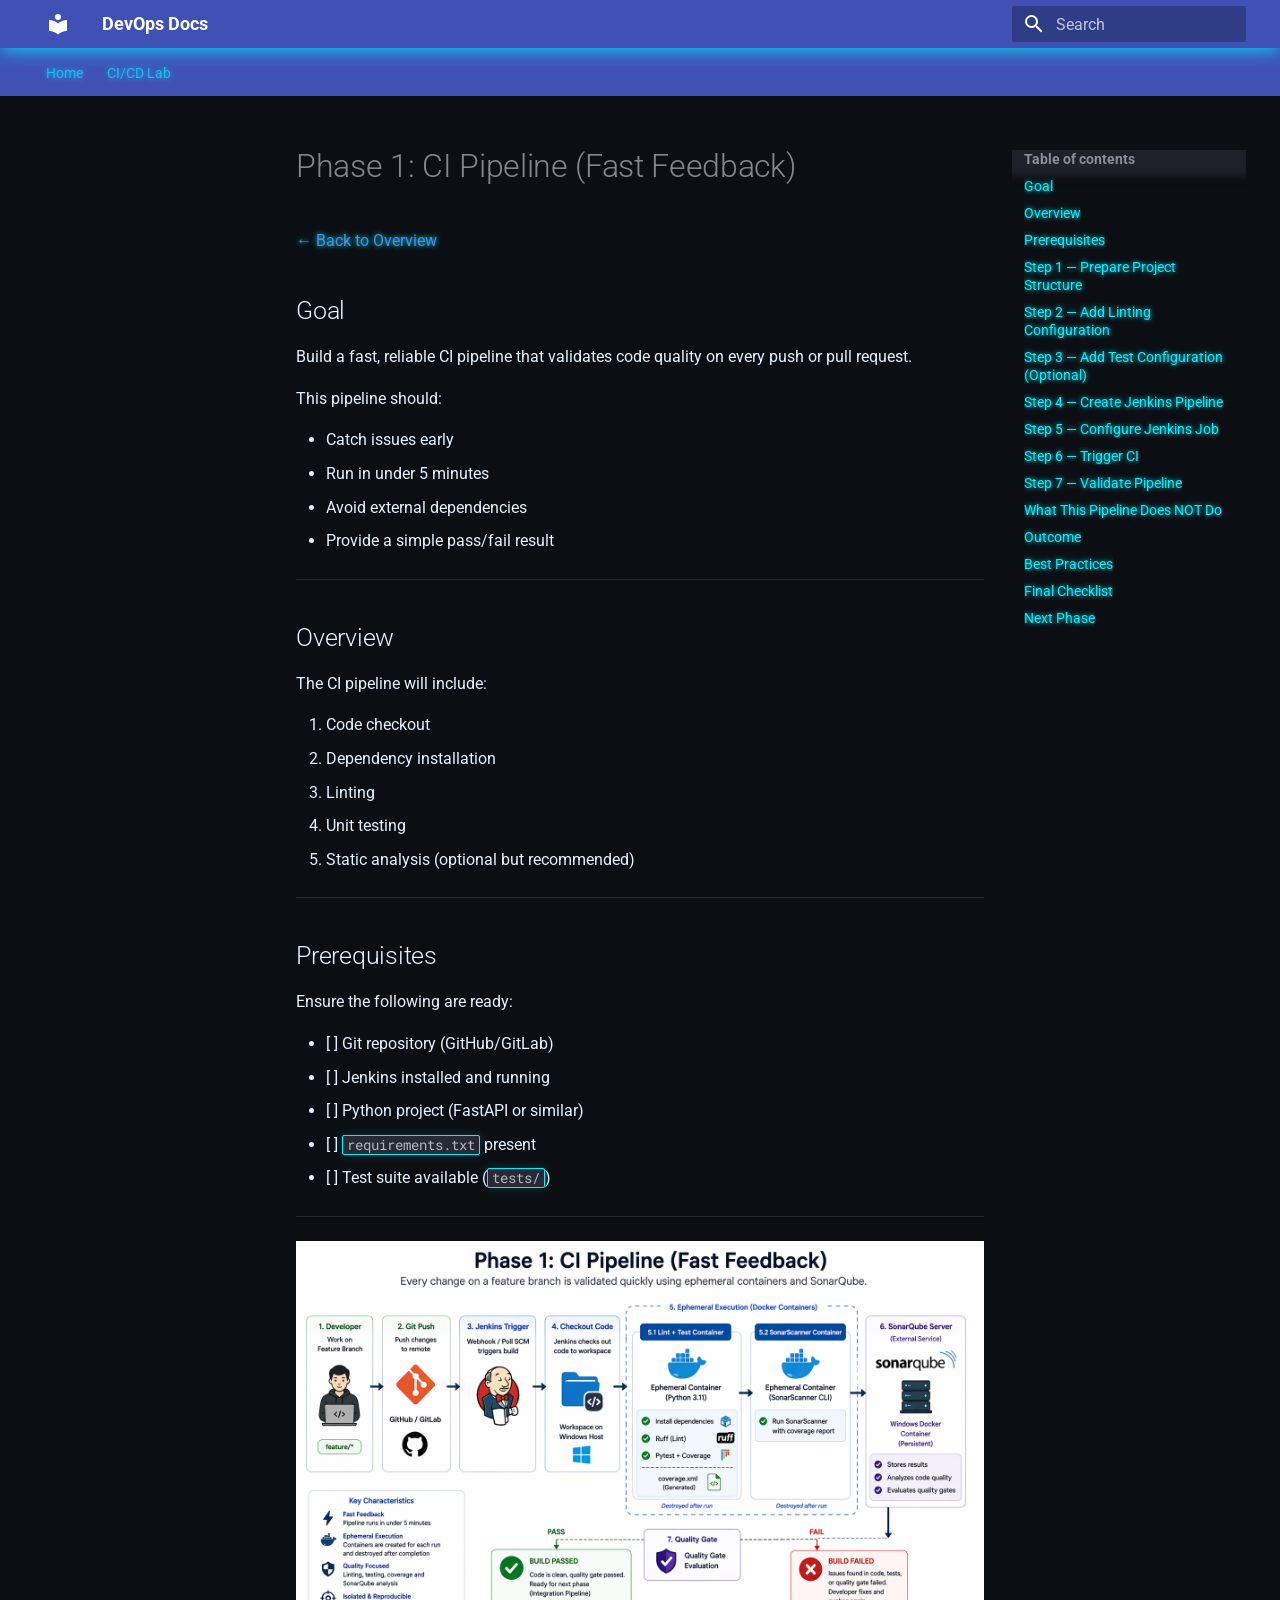
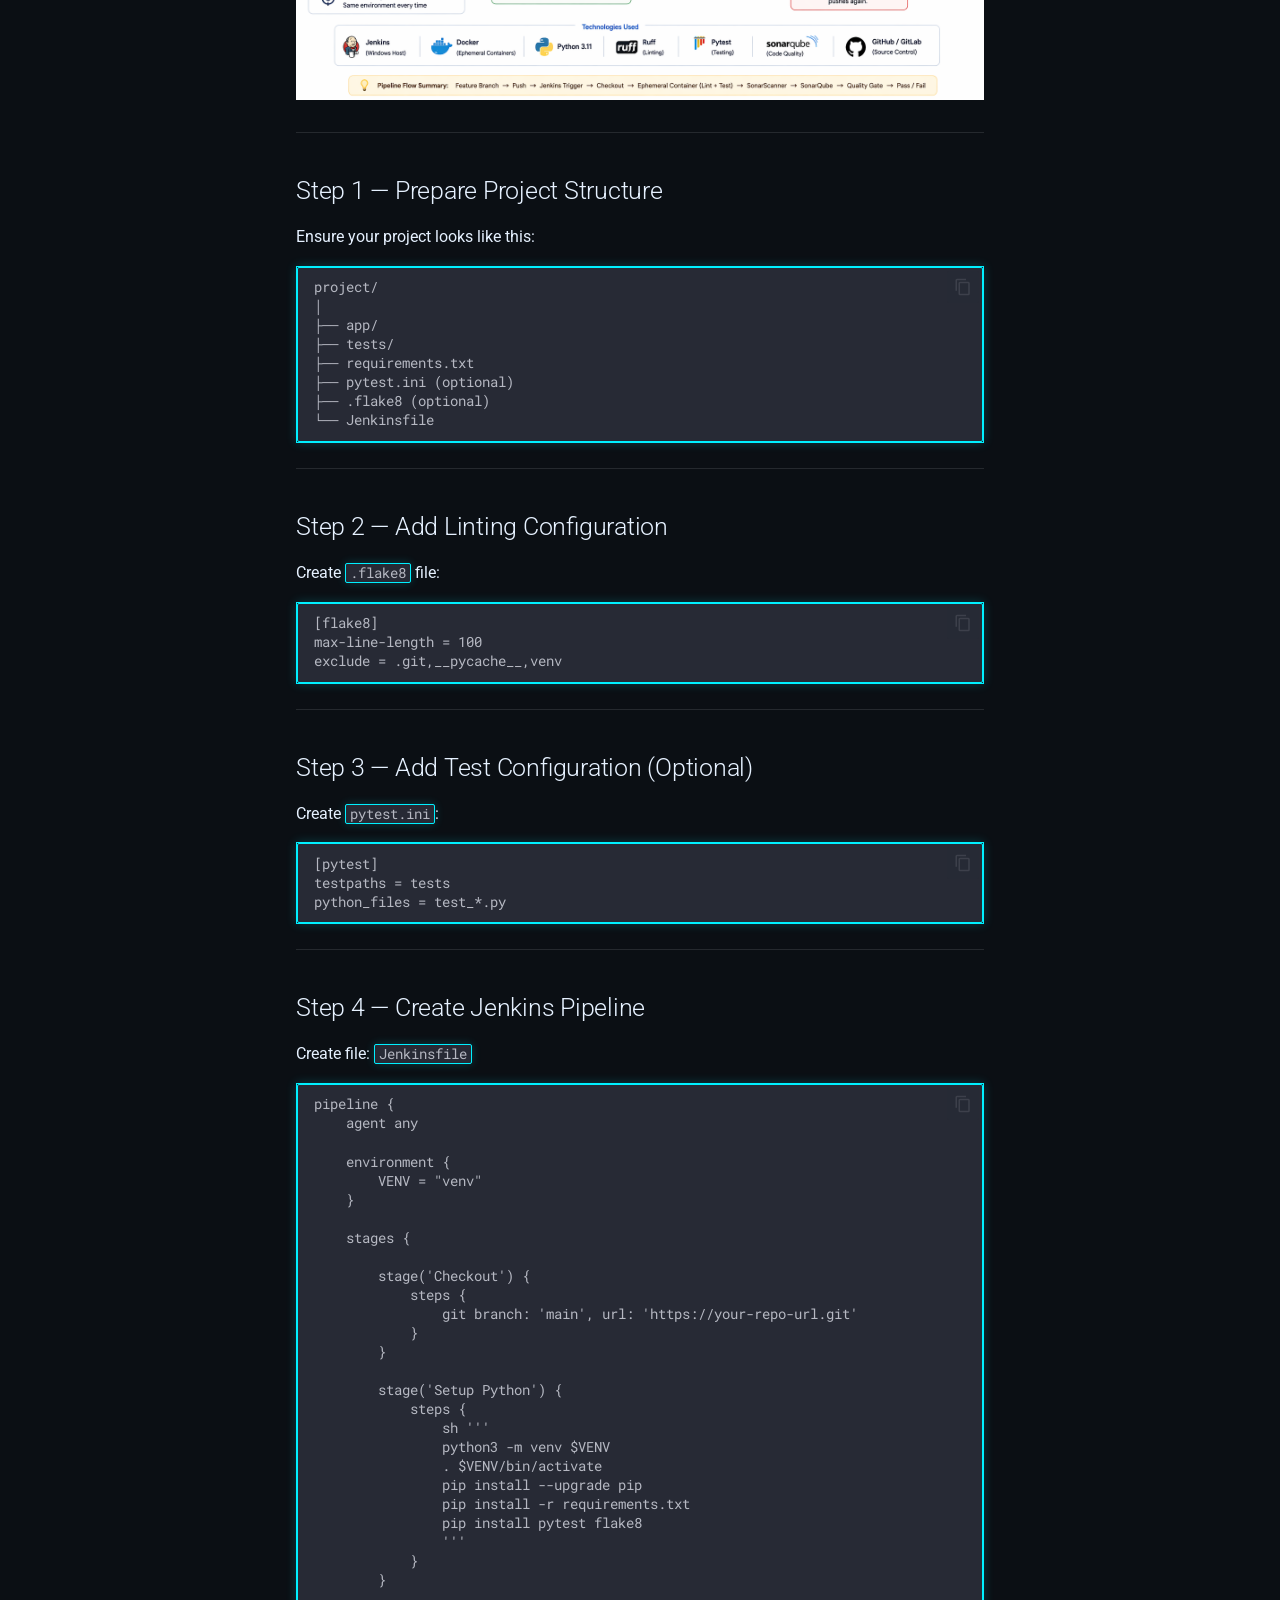
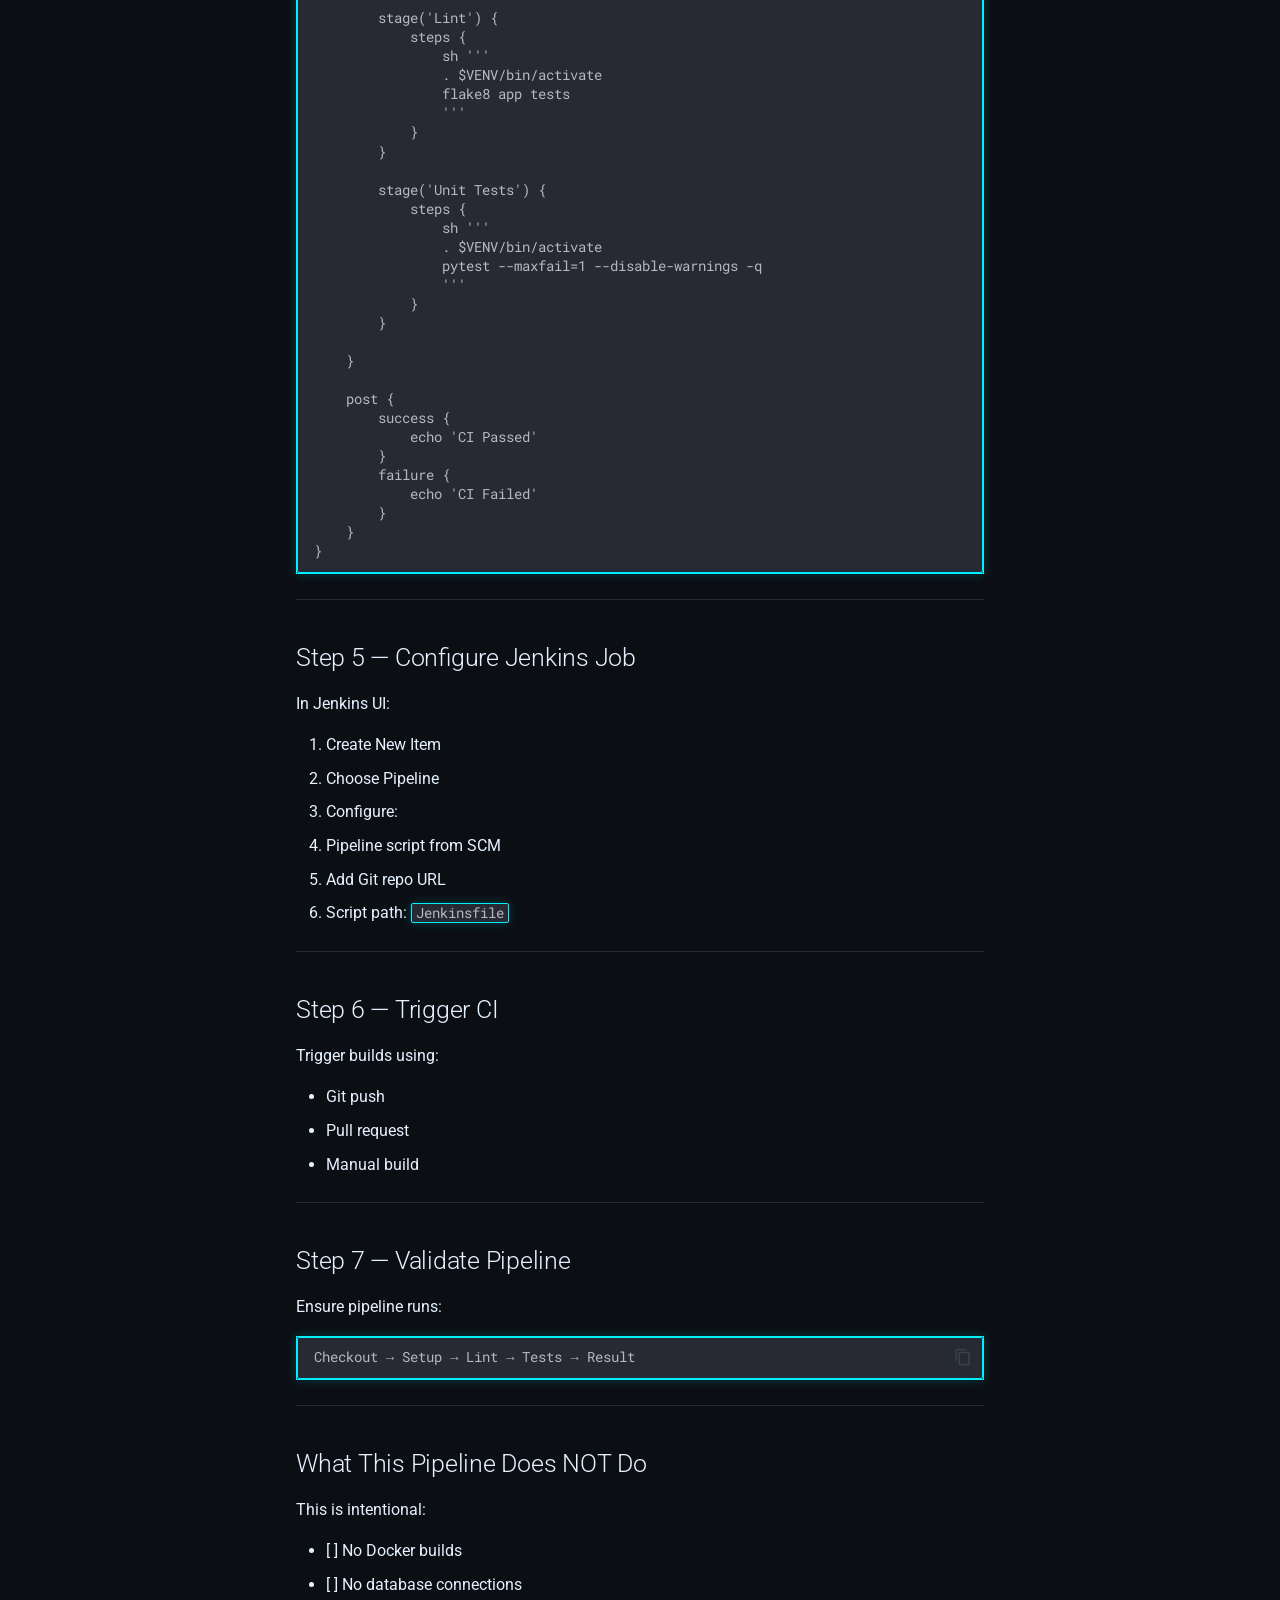
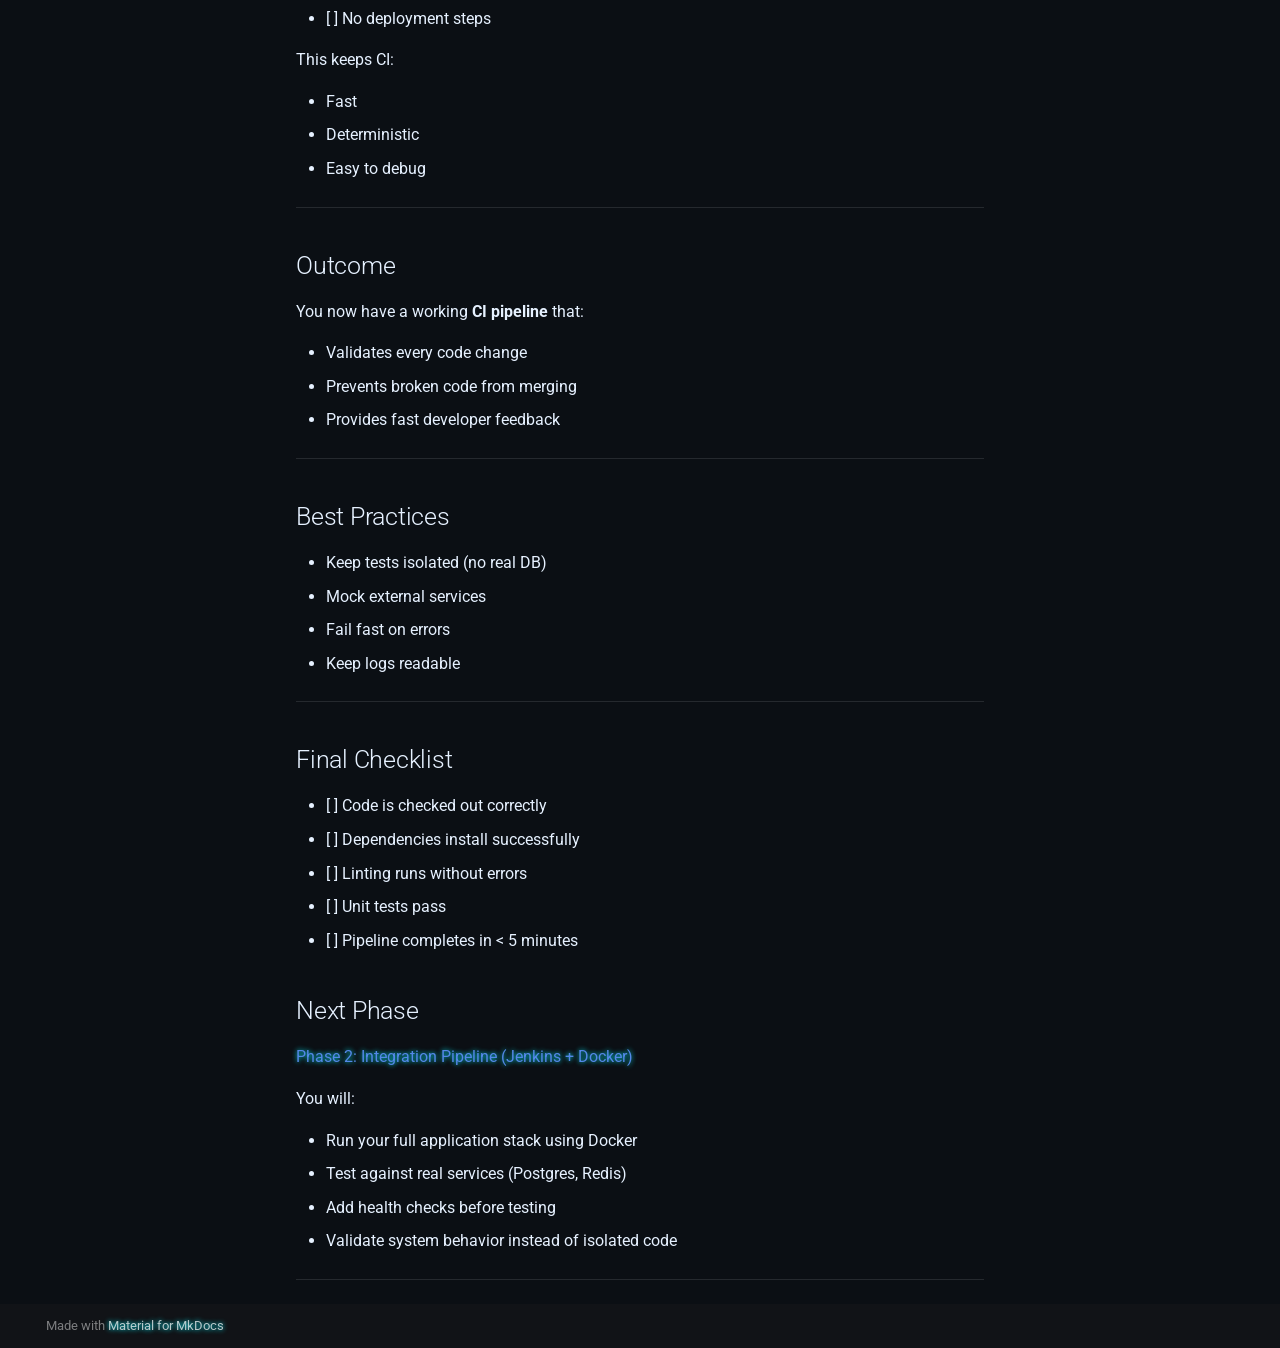
<file: cicd/Lab1/Phase1_CI_Pipeline copy/index.html>
<!doctype html>
<html lang="en" class="no-js">
  <head>
    
      <meta charset="utf-8">
      <meta name="viewport" content="width=device-width,initial-scale=1">
      
      
      
      
      
      
        
      
      
      <link rel="icon" href="../../../assets/images/favicon.png">
      <meta name="generator" content="mkdocs-1.6.1, mkdocs-material-9.7.6">
    
    
      
        <title>Phase 1: CI Pipeline (Fast Feedback) - DevOps Docs</title>
      
    
    
      <link rel="stylesheet" href="../../../assets/stylesheets/main.484c7ddc.min.css">
      
        
        <link rel="stylesheet" href="../../../assets/stylesheets/palette.ab4e12ef.min.css">
      
      


    
    
      
    
    
      
        
        
        <link rel="preconnect" href="https://fonts.gstatic.com" crossorigin>
        <link rel="stylesheet" href="https://fonts.googleapis.com/css?family=Roboto:300,300i,400,400i,700,700i%7CRoboto+Mono:400,400i,700,700i&display=fallback">
        <style>:root{--md-text-font:"Roboto";--md-code-font:"Roboto Mono"}</style>
      
    
    
      <link rel="stylesheet" href="../../../stylesheets/extra.css">
    
    <script>__md_scope=new URL("../../..",location),__md_hash=e=>[...e].reduce(((e,_)=>(e<<5)-e+_.charCodeAt(0)),0),__md_get=(e,_=localStorage,t=__md_scope)=>JSON.parse(_.getItem(t.pathname+"."+e)),__md_set=(e,_,t=localStorage,a=__md_scope)=>{try{t.setItem(a.pathname+"."+e,JSON.stringify(_))}catch(e){}}</script>
    
      

    
    
  </head>
  
  
    
    
    
    
    
    <body dir="ltr" data-md-color-scheme="slate" data-md-color-primary="indigo" data-md-color-accent="indigo">
  
    
    <input class="md-toggle" data-md-toggle="drawer" type="checkbox" id="__drawer" autocomplete="off">
    <input class="md-toggle" data-md-toggle="search" type="checkbox" id="__search" autocomplete="off">
    <label class="md-overlay" for="__drawer"></label>
    <div data-md-component="skip">
      
        
        <a href="#goal" class="md-skip">
          Skip to content
        </a>
      
    </div>
    <div data-md-component="announce">
      
    </div>
    
    
      

<header class="md-header" data-md-component="header">
  <nav class="md-header__inner md-grid" aria-label="Header">
    <a href="../../.." title="DevOps Docs" class="md-header__button md-logo" aria-label="DevOps Docs" data-md-component="logo">
      
  
  <svg xmlns="http://www.w3.org/2000/svg" viewBox="0 0 24 24"><path d="M12 8a3 3 0 0 0 3-3 3 3 0 0 0-3-3 3 3 0 0 0-3 3 3 3 0 0 0 3 3m0 3.54C9.64 9.35 6.5 8 3 8v11c3.5 0 6.64 1.35 9 3.54 2.36-2.19 5.5-3.54 9-3.54V8c-3.5 0-6.64 1.35-9 3.54"/></svg>

    </a>
    <label class="md-header__button md-icon" for="__drawer">
      
      <svg xmlns="http://www.w3.org/2000/svg" viewBox="0 0 24 24"><path d="M3 6h18v2H3zm0 5h18v2H3zm0 5h18v2H3z"/></svg>
    </label>
    <div class="md-header__title" data-md-component="header-title">
      <div class="md-header__ellipsis">
        <div class="md-header__topic">
          <span class="md-ellipsis">
            DevOps Docs
          </span>
        </div>
        <div class="md-header__topic" data-md-component="header-topic">
          <span class="md-ellipsis">
            
              Phase 1: CI Pipeline (Fast Feedback)
            
          </span>
        </div>
      </div>
    </div>
    
      
    
    
    
    
      
      
        <label class="md-header__button md-icon" for="__search">
          
          <svg xmlns="http://www.w3.org/2000/svg" viewBox="0 0 24 24"><path d="M9.5 3A6.5 6.5 0 0 1 16 9.5c0 1.61-.59 3.09-1.56 4.23l.27.27h.79l5 5-1.5 1.5-5-5v-.79l-.27-.27A6.52 6.52 0 0 1 9.5 16 6.5 6.5 0 0 1 3 9.5 6.5 6.5 0 0 1 9.5 3m0 2C7 5 5 7 5 9.5S7 14 9.5 14 14 12 14 9.5 12 5 9.5 5"/></svg>
        </label>
        <div class="md-search" data-md-component="search" role="dialog">
  <label class="md-search__overlay" for="__search"></label>
  <div class="md-search__inner" role="search">
    <form class="md-search__form" name="search">
      <input type="text" class="md-search__input" name="query" aria-label="Search" placeholder="Search" autocapitalize="off" autocorrect="off" autocomplete="off" spellcheck="false" data-md-component="search-query" required>
      <label class="md-search__icon md-icon" for="__search">
        
        <svg xmlns="http://www.w3.org/2000/svg" viewBox="0 0 24 24"><path d="M9.5 3A6.5 6.5 0 0 1 16 9.5c0 1.61-.59 3.09-1.56 4.23l.27.27h.79l5 5-1.5 1.5-5-5v-.79l-.27-.27A6.52 6.52 0 0 1 9.5 16 6.5 6.5 0 0 1 3 9.5 6.5 6.5 0 0 1 9.5 3m0 2C7 5 5 7 5 9.5S7 14 9.5 14 14 12 14 9.5 12 5 9.5 5"/></svg>
        
        <svg xmlns="http://www.w3.org/2000/svg" viewBox="0 0 24 24"><path d="M20 11v2H8l5.5 5.5-1.42 1.42L4.16 12l7.92-7.92L13.5 5.5 8 11z"/></svg>
      </label>
      <nav class="md-search__options" aria-label="Search">
        
        <button type="reset" class="md-search__icon md-icon" title="Clear" aria-label="Clear" tabindex="-1">
          
          <svg xmlns="http://www.w3.org/2000/svg" viewBox="0 0 24 24"><path d="M19 6.41 17.59 5 12 10.59 6.41 5 5 6.41 10.59 12 5 17.59 6.41 19 12 13.41 17.59 19 19 17.59 13.41 12z"/></svg>
        </button>
      </nav>
      
    </form>
    <div class="md-search__output">
      <div class="md-search__scrollwrap" tabindex="0" data-md-scrollfix>
        <div class="md-search-result" data-md-component="search-result">
          <div class="md-search-result__meta">
            Initializing search
          </div>
          <ol class="md-search-result__list" role="presentation"></ol>
        </div>
      </div>
    </div>
  </div>
</div>
      
    
    
  </nav>
  
</header>
    
    <div class="md-container" data-md-component="container">
      
      
        
          
            
<nav class="md-tabs" aria-label="Tabs" data-md-component="tabs">
  <div class="md-grid">
    <ul class="md-tabs__list">
      
        
  
  
  
  
    <li class="md-tabs__item">
      <a href="../../.." class="md-tabs__link">
        
  
  
    
  
  Home

      </a>
    </li>
  

      
        
  
  
  
  
    
    
      <li class="md-tabs__item">
        <a href="../Lab_Setup_Guide/" class="md-tabs__link">
          
  
  
  CI/CD Lab

        </a>
      </li>
    
  

      
    </ul>
  </div>
</nav>
          
        
      
      <main class="md-main" data-md-component="main">
        <div class="md-main__inner md-grid">
          
            
              
              <div class="md-sidebar md-sidebar--primary" data-md-component="sidebar" data-md-type="navigation" >
                <div class="md-sidebar__scrollwrap">
                  <div class="md-sidebar__inner">
                    


  


<nav class="md-nav md-nav--primary md-nav--lifted" aria-label="Navigation" data-md-level="0">
  <label class="md-nav__title" for="__drawer">
    <a href="../../.." title="DevOps Docs" class="md-nav__button md-logo" aria-label="DevOps Docs" data-md-component="logo">
      
  
  <svg xmlns="http://www.w3.org/2000/svg" viewBox="0 0 24 24"><path d="M12 8a3 3 0 0 0 3-3 3 3 0 0 0-3-3 3 3 0 0 0-3 3 3 3 0 0 0 3 3m0 3.54C9.64 9.35 6.5 8 3 8v11c3.5 0 6.64 1.35 9 3.54 2.36-2.19 5.5-3.54 9-3.54V8c-3.5 0-6.64 1.35-9 3.54"/></svg>

    </a>
    DevOps Docs
  </label>
  
  <ul class="md-nav__list" data-md-scrollfix>
    
      
      
  
  
  
  
    <li class="md-nav__item">
      <a href="../../.." class="md-nav__link">
        
  
  
  <span class="md-ellipsis">
    
  
    Home
  

    
  </span>
  
  

      </a>
    </li>
  

    
      
      
  
  
  
  
    
    
    
    
      
      
        
      
    
    
    <li class="md-nav__item md-nav__item--nested">
      
        
        
        <input class="md-nav__toggle md-toggle " type="checkbox" id="__nav_2" >
        
          
          <label class="md-nav__link" for="__nav_2" id="__nav_2_label" tabindex="0">
            
  
  
  <span class="md-ellipsis">
    
  
    CI/CD Lab
  

    
  </span>
  
  

            <span class="md-nav__icon md-icon"></span>
          </label>
        
        <nav class="md-nav" data-md-level="1" aria-labelledby="__nav_2_label" aria-expanded="false">
          <label class="md-nav__title" for="__nav_2">
            <span class="md-nav__icon md-icon"></span>
            
  
    CI/CD Lab
  

          </label>
          <ul class="md-nav__list" data-md-scrollfix>
            
              
                
  
  
  
  
    <li class="md-nav__item">
      <a href="../Lab_Setup_Guide/" class="md-nav__link">
        
  
  
  <span class="md-ellipsis">
    
  
    Lab Setup
  

    
  </span>
  
  

      </a>
    </li>
  

              
            
              
                
  
  
  
  
    <li class="md-nav__item">
      <a href="../Overview/" class="md-nav__link">
        
  
  
  <span class="md-ellipsis">
    
  
    Overview
  

    
  </span>
  
  

      </a>
    </li>
  

              
            
              
                
  
  
  
  
    <li class="md-nav__item">
      <a href="../Phase1_CI_Pipeline/" class="md-nav__link">
        
  
  
  <span class="md-ellipsis">
    
  
    Phase 1: CI Pipeline
  

    
  </span>
  
  

      </a>
    </li>
  

              
            
              
                
  
  
  
  
    <li class="md-nav__item">
      <a href="../Phase2_Integration_Pipeline/" class="md-nav__link">
        
  
  
  <span class="md-ellipsis">
    
  
    Phase 2: Integration Pipeline
  

    
  </span>
  
  

      </a>
    </li>
  

              
            
              
                
  
  
  
  
    <li class="md-nav__item">
      <a href="../Phase3_CD_Ansible_Deployment/" class="md-nav__link">
        
  
  
  <span class="md-ellipsis">
    
  
    Phase 3: CD Ansible Deployment
  

    
  </span>
  
  

      </a>
    </li>
  

              
            
              
                
  
  
  
  
    <li class="md-nav__item">
      <a href="../Phase4_Hardening_and_Scaling/" class="md-nav__link">
        
  
  
  <span class="md-ellipsis">
    
  
    Phase 4: Hardening and Scaling
  

    
  </span>
  
  

      </a>
    </li>
  

              
            
          </ul>
        </nav>
      
    </li>
  

    
  </ul>
</nav>
                  </div>
                </div>
              </div>
            
            
              
              <div class="md-sidebar md-sidebar--secondary" data-md-component="sidebar" data-md-type="toc" >
                <div class="md-sidebar__scrollwrap">
                  <div class="md-sidebar__inner">
                    

<nav class="md-nav md-nav--secondary" aria-label="Table of contents">
  
  
  
  
    <label class="md-nav__title" for="__toc">
      <span class="md-nav__icon md-icon"></span>
      Table of contents
    </label>
    <ul class="md-nav__list" data-md-component="toc" data-md-scrollfix>
      
        <li class="md-nav__item">
  <a href="#goal" class="md-nav__link">
    <span class="md-ellipsis">
      
        Goal
      
    </span>
  </a>
  
</li>
      
        <li class="md-nav__item">
  <a href="#overview" class="md-nav__link">
    <span class="md-ellipsis">
      
        Overview
      
    </span>
  </a>
  
</li>
      
        <li class="md-nav__item">
  <a href="#prerequisites" class="md-nav__link">
    <span class="md-ellipsis">
      
        Prerequisites
      
    </span>
  </a>
  
</li>
      
        <li class="md-nav__item">
  <a href="#step-1-prepare-project-structure" class="md-nav__link">
    <span class="md-ellipsis">
      
        Step 1 — Prepare Project Structure
      
    </span>
  </a>
  
</li>
      
        <li class="md-nav__item">
  <a href="#step-2-add-linting-configuration" class="md-nav__link">
    <span class="md-ellipsis">
      
        Step 2 — Add Linting Configuration
      
    </span>
  </a>
  
</li>
      
        <li class="md-nav__item">
  <a href="#step-3-add-test-configuration-optional" class="md-nav__link">
    <span class="md-ellipsis">
      
        Step 3 — Add Test Configuration (Optional)
      
    </span>
  </a>
  
</li>
      
        <li class="md-nav__item">
  <a href="#step-4-create-jenkins-pipeline" class="md-nav__link">
    <span class="md-ellipsis">
      
        Step 4 — Create Jenkins Pipeline
      
    </span>
  </a>
  
</li>
      
        <li class="md-nav__item">
  <a href="#step-5-configure-jenkins-job" class="md-nav__link">
    <span class="md-ellipsis">
      
        Step 5 — Configure Jenkins Job
      
    </span>
  </a>
  
</li>
      
        <li class="md-nav__item">
  <a href="#step-6-trigger-ci" class="md-nav__link">
    <span class="md-ellipsis">
      
        Step 6 — Trigger CI
      
    </span>
  </a>
  
</li>
      
        <li class="md-nav__item">
  <a href="#step-7-validate-pipeline" class="md-nav__link">
    <span class="md-ellipsis">
      
        Step 7 — Validate Pipeline
      
    </span>
  </a>
  
</li>
      
        <li class="md-nav__item">
  <a href="#what-this-pipeline-does-not-do" class="md-nav__link">
    <span class="md-ellipsis">
      
        What This Pipeline Does NOT Do
      
    </span>
  </a>
  
</li>
      
        <li class="md-nav__item">
  <a href="#outcome" class="md-nav__link">
    <span class="md-ellipsis">
      
        Outcome
      
    </span>
  </a>
  
</li>
      
        <li class="md-nav__item">
  <a href="#best-practices" class="md-nav__link">
    <span class="md-ellipsis">
      
        Best Practices
      
    </span>
  </a>
  
</li>
      
        <li class="md-nav__item">
  <a href="#final-checklist" class="md-nav__link">
    <span class="md-ellipsis">
      
        Final Checklist
      
    </span>
  </a>
  
</li>
      
        <li class="md-nav__item">
  <a href="#next-phase" class="md-nav__link">
    <span class="md-ellipsis">
      
        Next Phase
      
    </span>
  </a>
  
</li>
      
    </ul>
  
</nav>
                  </div>
                </div>
              </div>
            
          
          
            <div class="md-content" data-md-component="content">
              
              <article class="md-content__inner md-typeset">
                
                  



<h1 id="phase-1-ci-pipeline-fast-feedback">Phase 1: CI Pipeline (Fast Feedback)</h1>
<p><a href="../Overview/">← Back to Overview</a></p>
<h2 id="goal">Goal</h2>
<p>Build a fast, reliable CI pipeline that validates code quality on every push or pull request.</p>
<p>This pipeline should:</p>
<ul>
<li>Catch issues early</li>
<li>Run in under 5 minutes</li>
<li>Avoid external dependencies</li>
<li>Provide a simple pass/fail result</li>
</ul>
<hr />
<h2 id="overview">Overview</h2>
<p>The CI pipeline will include:</p>
<ol>
<li>Code checkout</li>
<li>Dependency installation</li>
<li>Linting</li>
<li>Unit testing</li>
<li>Static analysis (optional but recommended)</li>
</ol>
<hr />
<h2 id="prerequisites">Prerequisites</h2>
<p>Ensure the following are ready:</p>
<ul>
<li>[ ] Git repository (GitHub/GitLab)</li>
<li>[ ] Jenkins installed and running</li>
<li>[ ] Python project (FastAPI or similar)</li>
<li>[ ] <code>requirements.txt</code> present</li>
<li>[ ] Test suite available (<code>tests/</code>)</li>
</ul>
<hr />
<p><img alt="alt text" src="../../../images/Phase1.png" /></p>
<hr />
<h2 id="step-1-prepare-project-structure">Step 1 — Prepare Project Structure</h2>
<p>Ensure your project looks like this:</p>
<pre><code class="language-text">project/
│
├── app/
├── tests/
├── requirements.txt
├── pytest.ini (optional)
├── .flake8 (optional)
└── Jenkinsfile
</code></pre>
<hr />
<h2 id="step-2-add-linting-configuration">Step 2 — Add Linting Configuration</h2>
<p>Create <code>.flake8</code> file:</p>
<pre><code class="language-ini">[flake8]
max-line-length = 100
exclude = .git,__pycache__,venv
</code></pre>
<hr />
<h2 id="step-3-add-test-configuration-optional">Step 3 — Add Test Configuration (Optional)</h2>
<p>Create <code>pytest.ini</code>:</p>
<pre><code class="language-ini">[pytest]
testpaths = tests
python_files = test_*.py
</code></pre>
<hr />
<h2 id="step-4-create-jenkins-pipeline">Step 4 — Create Jenkins Pipeline</h2>
<p>Create file: <code>Jenkinsfile</code></p>
<pre><code class="language-groovy">pipeline {
    agent any

    environment {
        VENV = &quot;venv&quot;
    }

    stages {

        stage('Checkout') {
            steps {
                git branch: 'main', url: 'https://your-repo-url.git'
            }
        }

        stage('Setup Python') {
            steps {
                sh '''
                python3 -m venv $VENV
                . $VENV/bin/activate
                pip install --upgrade pip
                pip install -r requirements.txt
                pip install pytest flake8
                '''
            }
        }

        stage('Lint') {
            steps {
                sh '''
                . $VENV/bin/activate
                flake8 app tests
                '''
            }
        }

        stage('Unit Tests') {
            steps {
                sh '''
                . $VENV/bin/activate
                pytest --maxfail=1 --disable-warnings -q
                '''
            }
        }

    }

    post {
        success {
            echo 'CI Passed'
        }
        failure {
            echo 'CI Failed'
        }
    }
}
</code></pre>
<hr />
<h2 id="step-5-configure-jenkins-job">Step 5 — Configure Jenkins Job</h2>
<p>In Jenkins UI:</p>
<ol>
<li>Create New Item</li>
<li>Choose Pipeline</li>
<li>
<p>Configure:</p>
</li>
<li>
<p>Pipeline script from SCM</p>
</li>
<li>Add Git repo URL</li>
<li>Script path: <code>Jenkinsfile</code></li>
</ol>
<hr />
<h2 id="step-6-trigger-ci">Step 6 — Trigger CI</h2>
<p>Trigger builds using:</p>
<ul>
<li>Git push</li>
<li>Pull request</li>
<li>Manual build</li>
</ul>
<hr />
<h2 id="step-7-validate-pipeline">Step 7 — Validate Pipeline</h2>
<p>Ensure pipeline runs:</p>
<pre><code class="language-text">Checkout → Setup → Lint → Tests → Result
</code></pre>
<hr />
<h2 id="what-this-pipeline-does-not-do">What This Pipeline Does NOT Do</h2>
<p>This is intentional:</p>
<ul>
<li>[ ] No Docker builds</li>
<li>[ ] No database connections</li>
<li>[ ] No deployment steps</li>
</ul>
<p>This keeps CI:</p>
<ul>
<li>Fast</li>
<li>Deterministic</li>
<li>Easy to debug</li>
</ul>
<hr />
<h2 id="outcome">Outcome</h2>
<p>You now have a working <strong>CI pipeline</strong> that:</p>
<ul>
<li>Validates every code change</li>
<li>Prevents broken code from merging</li>
<li>Provides fast developer feedback</li>
</ul>
<hr />
<h2 id="best-practices">Best Practices</h2>
<ul>
<li>Keep tests isolated (no real DB)</li>
<li>Mock external services</li>
<li>Fail fast on errors</li>
<li>Keep logs readable</li>
</ul>
<hr />
<h2 id="final-checklist">Final Checklist</h2>
<ul>
<li>[ ] Code is checked out correctly</li>
<li>[ ] Dependencies install successfully</li>
<li>[ ] Linting runs without errors</li>
<li>[ ] Unit tests pass</li>
<li>[ ] Pipeline completes in &lt; 5 minutes</li>
</ul>
<h2 id="next-phase">Next Phase</h2>
<p><a href="../Phase2_Integration_Pipeline/">Phase 2: Integration Pipeline (Jenkins + Docker)</a></p>
<p>You will:</p>
<ul>
<li>Run your full application stack using Docker</li>
<li>Test against real services (Postgres, Redis)</li>
<li>Add health checks before testing</li>
<li>Validate system behavior instead of isolated code</li>
</ul>
<hr />












                
              </article>
            </div>
          
          
<script>var target=document.getElementById(location.hash.slice(1));target&&target.name&&(target.checked=target.name.startsWith("__tabbed_"))</script>
        </div>
        
      </main>
      
        <footer class="md-footer">
  
  <div class="md-footer-meta md-typeset">
    <div class="md-footer-meta__inner md-grid">
      <div class="md-copyright">
  
  
    Made with
    <a href="https://squidfunk.github.io/mkdocs-material/" target="_blank" rel="noopener">
      Material for MkDocs
    </a>
  
</div>
      
    </div>
  </div>
</footer>
      
    </div>
    <div class="md-dialog" data-md-component="dialog">
      <div class="md-dialog__inner md-typeset"></div>
    </div>
    
    
    
      
      
      <script id="__config" type="application/json">{"annotate": null, "base": "../../..", "features": ["navigation.tabs", "navigation.sections", "navigation.instant", "content.code.copy"], "search": "../../../assets/javascripts/workers/search.2c215733.min.js", "tags": null, "translations": {"clipboard.copied": "Copied to clipboard", "clipboard.copy": "Copy to clipboard", "search.result.more.one": "1 more on this page", "search.result.more.other": "# more on this page", "search.result.none": "No matching documents", "search.result.one": "1 matching document", "search.result.other": "# matching documents", "search.result.placeholder": "Type to start searching", "search.result.term.missing": "Missing", "select.version": "Select version"}, "version": null}</script>
    
    
      <script src="../../../assets/javascripts/bundle.79ae519e.min.js"></script>
      
    
  </body>
</html>
</file>
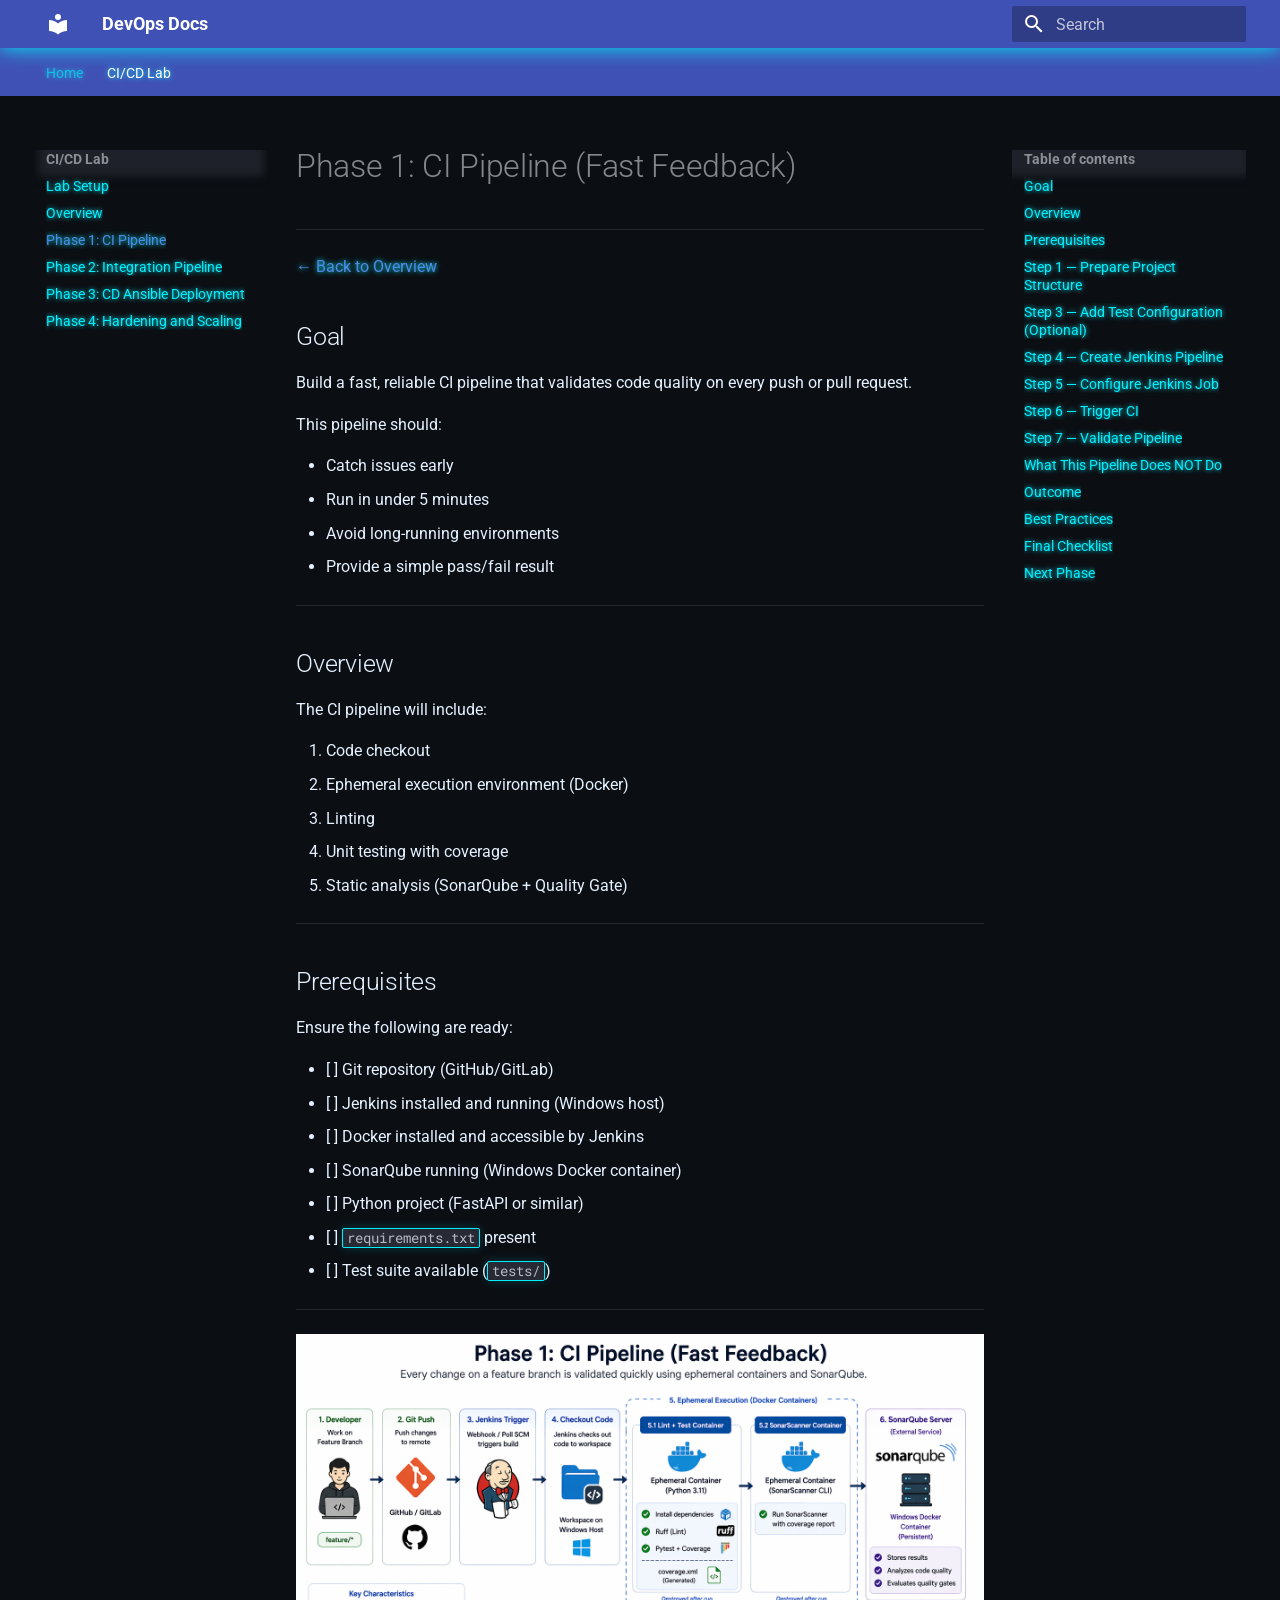
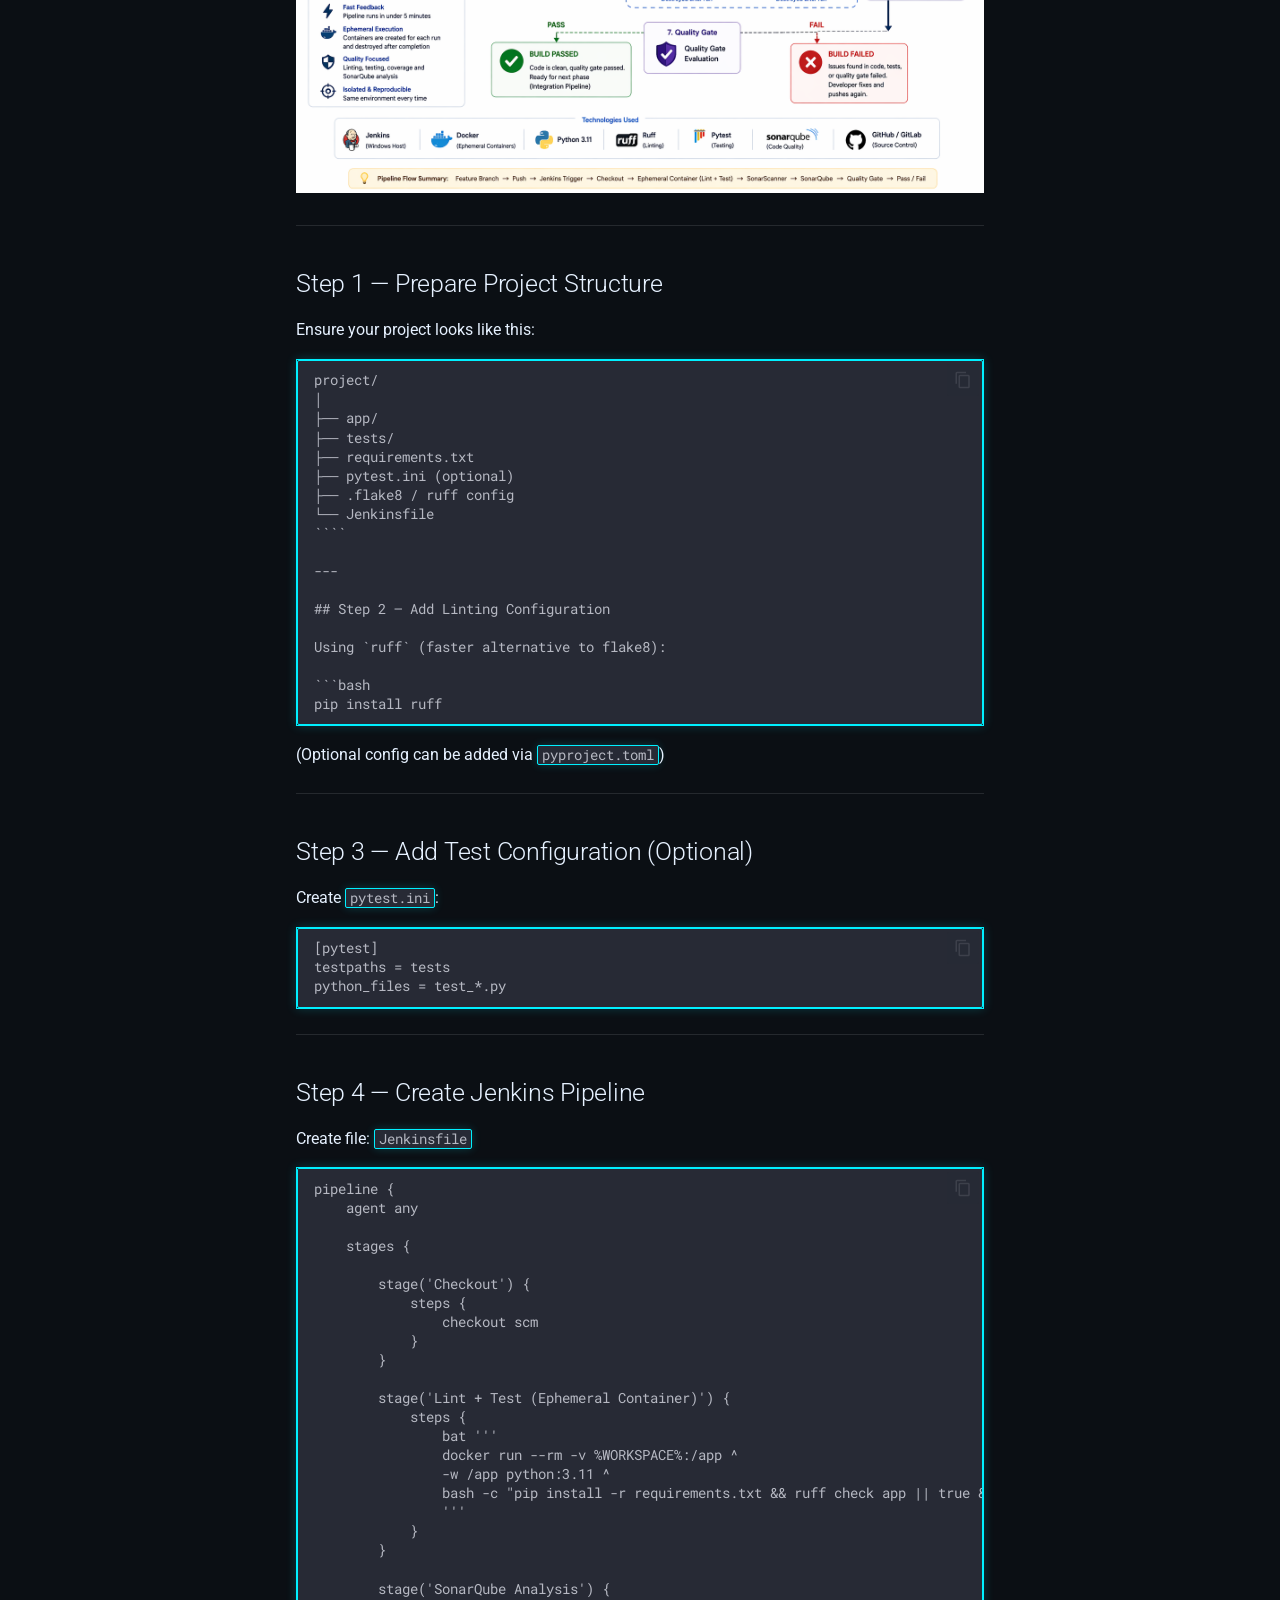
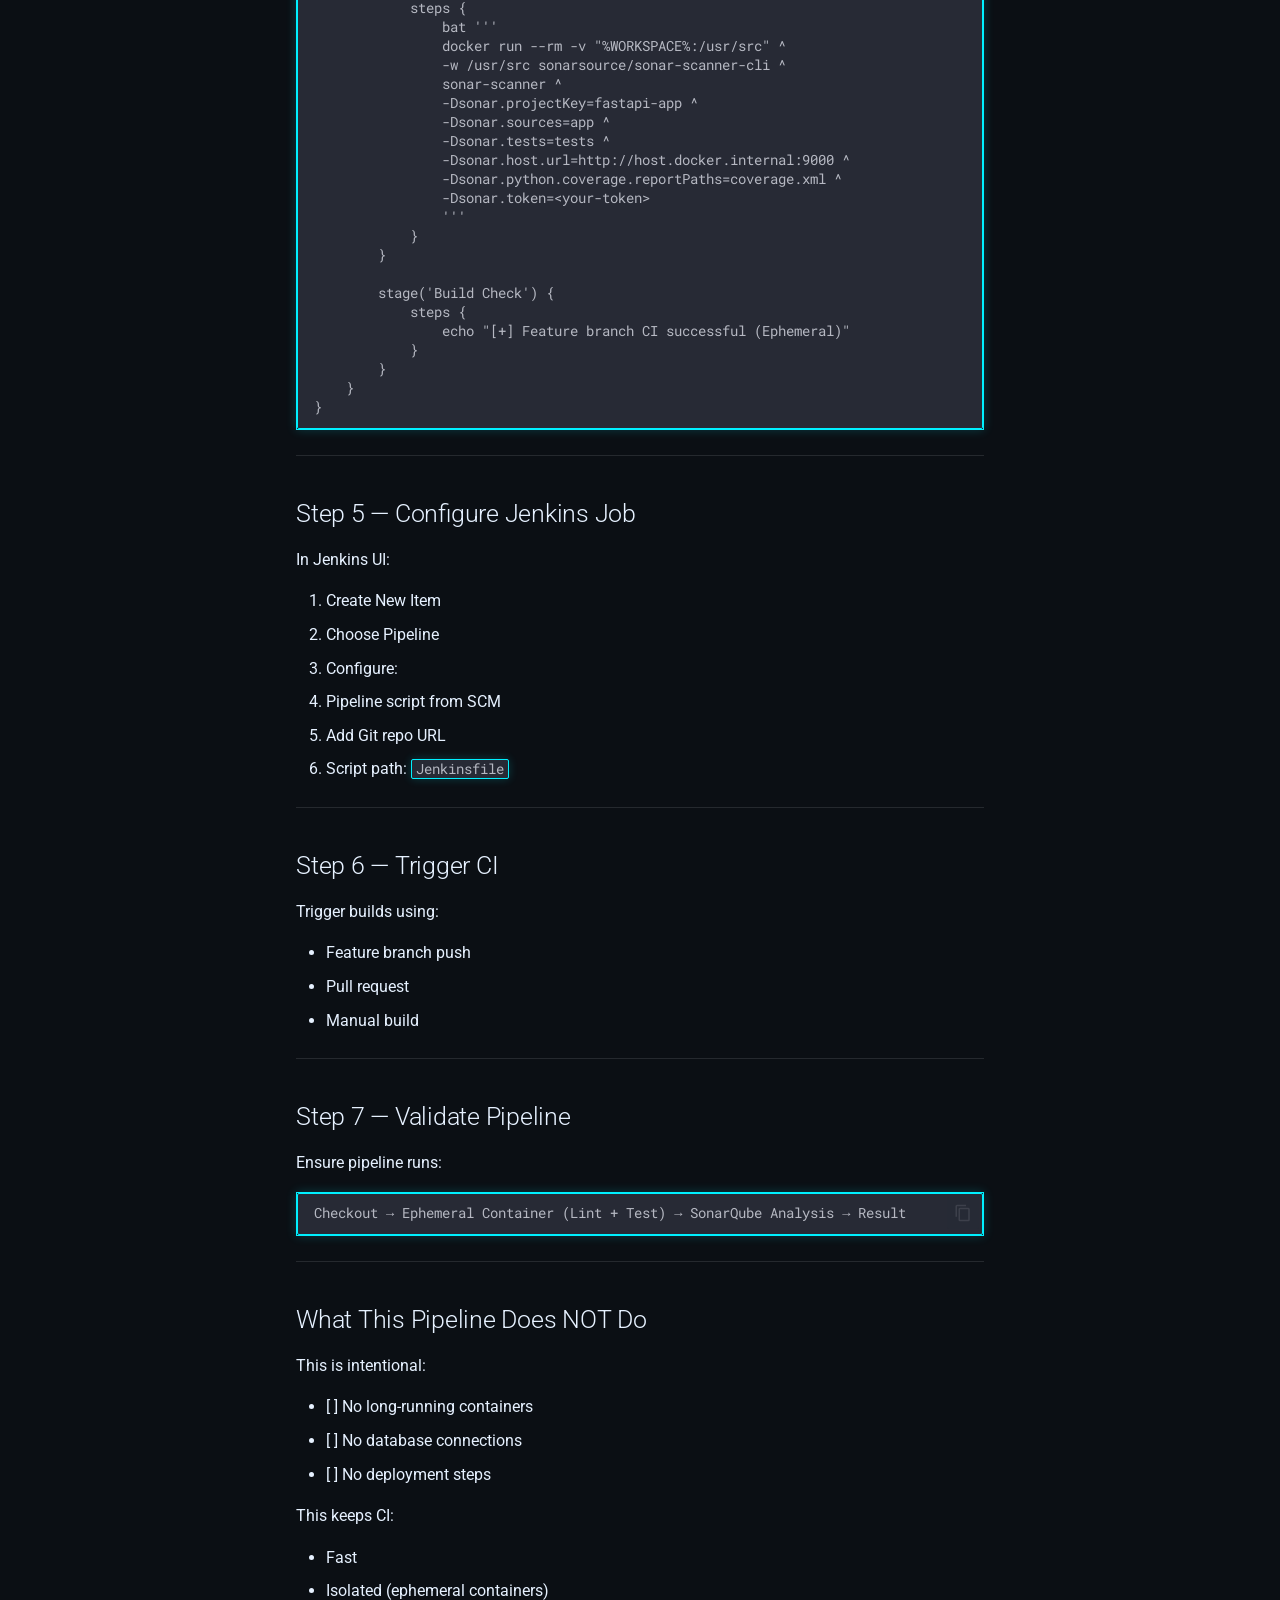
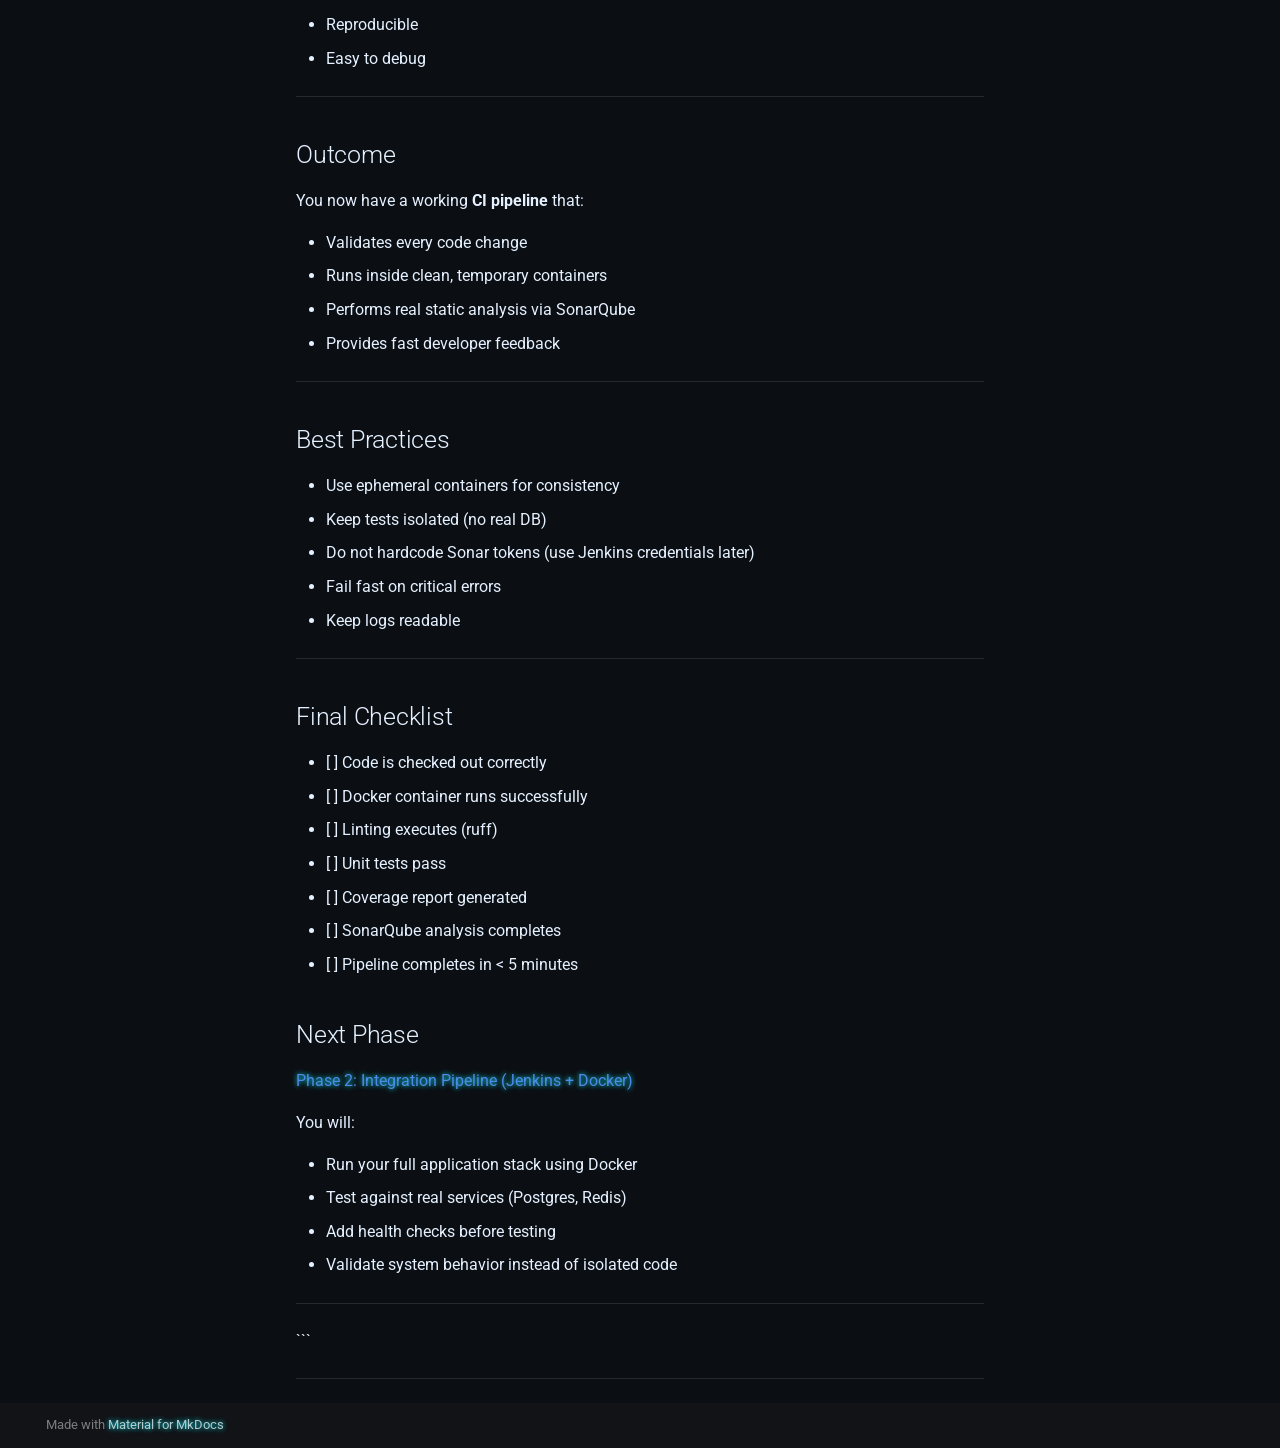
<file: cicd/Lab1/Phase1_CI_Pipeline/index.html>
<!doctype html>
<html lang="en" class="no-js">
  <head>
    
      <meta charset="utf-8">
      <meta name="viewport" content="width=device-width,initial-scale=1">
      
      
      
      
        <link rel="prev" href="../Overview/">
      
      
        <link rel="next" href="../Phase2_Integration_Pipeline/">
      
      
        
      
      
      <link rel="icon" href="../../../assets/images/favicon.png">
      <meta name="generator" content="mkdocs-1.6.1, mkdocs-material-9.7.6">
    
    
      
        <title>Phase 1: CI Pipeline - DevOps Docs</title>
      
    
    
      <link rel="stylesheet" href="../../../assets/stylesheets/main.484c7ddc.min.css">
      
        
        <link rel="stylesheet" href="../../../assets/stylesheets/palette.ab4e12ef.min.css">
      
      


    
    
      
    
    
      
        
        
        <link rel="preconnect" href="https://fonts.gstatic.com" crossorigin>
        <link rel="stylesheet" href="https://fonts.googleapis.com/css?family=Roboto:300,300i,400,400i,700,700i%7CRoboto+Mono:400,400i,700,700i&display=fallback">
        <style>:root{--md-text-font:"Roboto";--md-code-font:"Roboto Mono"}</style>
      
    
    
      <link rel="stylesheet" href="../../../stylesheets/extra.css">
    
    <script>__md_scope=new URL("../../..",location),__md_hash=e=>[...e].reduce(((e,_)=>(e<<5)-e+_.charCodeAt(0)),0),__md_get=(e,_=localStorage,t=__md_scope)=>JSON.parse(_.getItem(t.pathname+"."+e)),__md_set=(e,_,t=localStorage,a=__md_scope)=>{try{t.setItem(a.pathname+"."+e,JSON.stringify(_))}catch(e){}}</script>
    
      

    
    
  </head>
  
  
    
    
    
    
    
    <body dir="ltr" data-md-color-scheme="slate" data-md-color-primary="indigo" data-md-color-accent="indigo">
  
    
    <input class="md-toggle" data-md-toggle="drawer" type="checkbox" id="__drawer" autocomplete="off">
    <input class="md-toggle" data-md-toggle="search" type="checkbox" id="__search" autocomplete="off">
    <label class="md-overlay" for="__drawer"></label>
    <div data-md-component="skip">
      
        
        <a href="#goal" class="md-skip">
          Skip to content
        </a>
      
    </div>
    <div data-md-component="announce">
      
    </div>
    
    
      

<header class="md-header" data-md-component="header">
  <nav class="md-header__inner md-grid" aria-label="Header">
    <a href="../../.." title="DevOps Docs" class="md-header__button md-logo" aria-label="DevOps Docs" data-md-component="logo">
      
  
  <svg xmlns="http://www.w3.org/2000/svg" viewBox="0 0 24 24"><path d="M12 8a3 3 0 0 0 3-3 3 3 0 0 0-3-3 3 3 0 0 0-3 3 3 3 0 0 0 3 3m0 3.54C9.64 9.35 6.5 8 3 8v11c3.5 0 6.64 1.35 9 3.54 2.36-2.19 5.5-3.54 9-3.54V8c-3.5 0-6.64 1.35-9 3.54"/></svg>

    </a>
    <label class="md-header__button md-icon" for="__drawer">
      
      <svg xmlns="http://www.w3.org/2000/svg" viewBox="0 0 24 24"><path d="M3 6h18v2H3zm0 5h18v2H3zm0 5h18v2H3z"/></svg>
    </label>
    <div class="md-header__title" data-md-component="header-title">
      <div class="md-header__ellipsis">
        <div class="md-header__topic">
          <span class="md-ellipsis">
            DevOps Docs
          </span>
        </div>
        <div class="md-header__topic" data-md-component="header-topic">
          <span class="md-ellipsis">
            
              Phase 1: CI Pipeline
            
          </span>
        </div>
      </div>
    </div>
    
      
    
    
    
    
      
      
        <label class="md-header__button md-icon" for="__search">
          
          <svg xmlns="http://www.w3.org/2000/svg" viewBox="0 0 24 24"><path d="M9.5 3A6.5 6.5 0 0 1 16 9.5c0 1.61-.59 3.09-1.56 4.23l.27.27h.79l5 5-1.5 1.5-5-5v-.79l-.27-.27A6.52 6.52 0 0 1 9.5 16 6.5 6.5 0 0 1 3 9.5 6.5 6.5 0 0 1 9.5 3m0 2C7 5 5 7 5 9.5S7 14 9.5 14 14 12 14 9.5 12 5 9.5 5"/></svg>
        </label>
        <div class="md-search" data-md-component="search" role="dialog">
  <label class="md-search__overlay" for="__search"></label>
  <div class="md-search__inner" role="search">
    <form class="md-search__form" name="search">
      <input type="text" class="md-search__input" name="query" aria-label="Search" placeholder="Search" autocapitalize="off" autocorrect="off" autocomplete="off" spellcheck="false" data-md-component="search-query" required>
      <label class="md-search__icon md-icon" for="__search">
        
        <svg xmlns="http://www.w3.org/2000/svg" viewBox="0 0 24 24"><path d="M9.5 3A6.5 6.5 0 0 1 16 9.5c0 1.61-.59 3.09-1.56 4.23l.27.27h.79l5 5-1.5 1.5-5-5v-.79l-.27-.27A6.52 6.52 0 0 1 9.5 16 6.5 6.5 0 0 1 3 9.5 6.5 6.5 0 0 1 9.5 3m0 2C7 5 5 7 5 9.5S7 14 9.5 14 14 12 14 9.5 12 5 9.5 5"/></svg>
        
        <svg xmlns="http://www.w3.org/2000/svg" viewBox="0 0 24 24"><path d="M20 11v2H8l5.5 5.5-1.42 1.42L4.16 12l7.92-7.92L13.5 5.5 8 11z"/></svg>
      </label>
      <nav class="md-search__options" aria-label="Search">
        
        <button type="reset" class="md-search__icon md-icon" title="Clear" aria-label="Clear" tabindex="-1">
          
          <svg xmlns="http://www.w3.org/2000/svg" viewBox="0 0 24 24"><path d="M19 6.41 17.59 5 12 10.59 6.41 5 5 6.41 10.59 12 5 17.59 6.41 19 12 13.41 17.59 19 19 17.59 13.41 12z"/></svg>
        </button>
      </nav>
      
    </form>
    <div class="md-search__output">
      <div class="md-search__scrollwrap" tabindex="0" data-md-scrollfix>
        <div class="md-search-result" data-md-component="search-result">
          <div class="md-search-result__meta">
            Initializing search
          </div>
          <ol class="md-search-result__list" role="presentation"></ol>
        </div>
      </div>
    </div>
  </div>
</div>
      
    
    
  </nav>
  
</header>
    
    <div class="md-container" data-md-component="container">
      
      
        
          
            
<nav class="md-tabs" aria-label="Tabs" data-md-component="tabs">
  <div class="md-grid">
    <ul class="md-tabs__list">
      
        
  
  
  
  
    <li class="md-tabs__item">
      <a href="../../.." class="md-tabs__link">
        
  
  
    
  
  Home

      </a>
    </li>
  

      
        
  
  
  
    
  
  
    
    
      <li class="md-tabs__item md-tabs__item--active">
        <a href="../Lab_Setup_Guide/" class="md-tabs__link">
          
  
  
  CI/CD Lab

        </a>
      </li>
    
  

      
    </ul>
  </div>
</nav>
          
        
      
      <main class="md-main" data-md-component="main">
        <div class="md-main__inner md-grid">
          
            
              
              <div class="md-sidebar md-sidebar--primary" data-md-component="sidebar" data-md-type="navigation" >
                <div class="md-sidebar__scrollwrap">
                  <div class="md-sidebar__inner">
                    


  


<nav class="md-nav md-nav--primary md-nav--lifted" aria-label="Navigation" data-md-level="0">
  <label class="md-nav__title" for="__drawer">
    <a href="../../.." title="DevOps Docs" class="md-nav__button md-logo" aria-label="DevOps Docs" data-md-component="logo">
      
  
  <svg xmlns="http://www.w3.org/2000/svg" viewBox="0 0 24 24"><path d="M12 8a3 3 0 0 0 3-3 3 3 0 0 0-3-3 3 3 0 0 0-3 3 3 3 0 0 0 3 3m0 3.54C9.64 9.35 6.5 8 3 8v11c3.5 0 6.64 1.35 9 3.54 2.36-2.19 5.5-3.54 9-3.54V8c-3.5 0-6.64 1.35-9 3.54"/></svg>

    </a>
    DevOps Docs
  </label>
  
  <ul class="md-nav__list" data-md-scrollfix>
    
      
      
  
  
  
  
    <li class="md-nav__item">
      <a href="../../.." class="md-nav__link">
        
  
  
  <span class="md-ellipsis">
    
  
    Home
  

    
  </span>
  
  

      </a>
    </li>
  

    
      
      
  
  
    
  
  
  
    
    
    
    
      
        
        
      
      
        
      
    
    
    <li class="md-nav__item md-nav__item--active md-nav__item--section md-nav__item--nested">
      
        
        
        <input class="md-nav__toggle md-toggle " type="checkbox" id="__nav_2" checked>
        
          
          <label class="md-nav__link" for="__nav_2" id="__nav_2_label" tabindex="">
            
  
  
  <span class="md-ellipsis">
    
  
    CI/CD Lab
  

    
  </span>
  
  

            <span class="md-nav__icon md-icon"></span>
          </label>
        
        <nav class="md-nav" data-md-level="1" aria-labelledby="__nav_2_label" aria-expanded="true">
          <label class="md-nav__title" for="__nav_2">
            <span class="md-nav__icon md-icon"></span>
            
  
    CI/CD Lab
  

          </label>
          <ul class="md-nav__list" data-md-scrollfix>
            
              
                
  
  
  
  
    <li class="md-nav__item">
      <a href="../Lab_Setup_Guide/" class="md-nav__link">
        
  
  
  <span class="md-ellipsis">
    
  
    Lab Setup
  

    
  </span>
  
  

      </a>
    </li>
  

              
            
              
                
  
  
  
  
    <li class="md-nav__item">
      <a href="../Overview/" class="md-nav__link">
        
  
  
  <span class="md-ellipsis">
    
  
    Overview
  

    
  </span>
  
  

      </a>
    </li>
  

              
            
              
                
  
  
    
  
  
  
    <li class="md-nav__item md-nav__item--active">
      
      <input class="md-nav__toggle md-toggle" type="checkbox" id="__toc">
      
      
      
        <label class="md-nav__link md-nav__link--active" for="__toc">
          
  
  
  <span class="md-ellipsis">
    
  
    Phase 1: CI Pipeline
  

    
  </span>
  
  

          <span class="md-nav__icon md-icon"></span>
        </label>
      
      <a href="./" class="md-nav__link md-nav__link--active">
        
  
  
  <span class="md-ellipsis">
    
  
    Phase 1: CI Pipeline
  

    
  </span>
  
  

      </a>
      
        

<nav class="md-nav md-nav--secondary" aria-label="Table of contents">
  
  
  
  
    <label class="md-nav__title" for="__toc">
      <span class="md-nav__icon md-icon"></span>
      Table of contents
    </label>
    <ul class="md-nav__list" data-md-component="toc" data-md-scrollfix>
      
        <li class="md-nav__item">
  <a href="#goal" class="md-nav__link">
    <span class="md-ellipsis">
      
        Goal
      
    </span>
  </a>
  
</li>
      
        <li class="md-nav__item">
  <a href="#overview" class="md-nav__link">
    <span class="md-ellipsis">
      
        Overview
      
    </span>
  </a>
  
</li>
      
        <li class="md-nav__item">
  <a href="#prerequisites" class="md-nav__link">
    <span class="md-ellipsis">
      
        Prerequisites
      
    </span>
  </a>
  
</li>
      
        <li class="md-nav__item">
  <a href="#step-1-prepare-project-structure" class="md-nav__link">
    <span class="md-ellipsis">
      
        Step 1 — Prepare Project Structure
      
    </span>
  </a>
  
</li>
      
        <li class="md-nav__item">
  <a href="#step-3-add-test-configuration-optional" class="md-nav__link">
    <span class="md-ellipsis">
      
        Step 3 — Add Test Configuration (Optional)
      
    </span>
  </a>
  
</li>
      
        <li class="md-nav__item">
  <a href="#step-4-create-jenkins-pipeline" class="md-nav__link">
    <span class="md-ellipsis">
      
        Step 4 — Create Jenkins Pipeline
      
    </span>
  </a>
  
</li>
      
        <li class="md-nav__item">
  <a href="#step-5-configure-jenkins-job" class="md-nav__link">
    <span class="md-ellipsis">
      
        Step 5 — Configure Jenkins Job
      
    </span>
  </a>
  
</li>
      
        <li class="md-nav__item">
  <a href="#step-6-trigger-ci" class="md-nav__link">
    <span class="md-ellipsis">
      
        Step 6 — Trigger CI
      
    </span>
  </a>
  
</li>
      
        <li class="md-nav__item">
  <a href="#step-7-validate-pipeline" class="md-nav__link">
    <span class="md-ellipsis">
      
        Step 7 — Validate Pipeline
      
    </span>
  </a>
  
</li>
      
        <li class="md-nav__item">
  <a href="#what-this-pipeline-does-not-do" class="md-nav__link">
    <span class="md-ellipsis">
      
        What This Pipeline Does NOT Do
      
    </span>
  </a>
  
</li>
      
        <li class="md-nav__item">
  <a href="#outcome" class="md-nav__link">
    <span class="md-ellipsis">
      
        Outcome
      
    </span>
  </a>
  
</li>
      
        <li class="md-nav__item">
  <a href="#best-practices" class="md-nav__link">
    <span class="md-ellipsis">
      
        Best Practices
      
    </span>
  </a>
  
</li>
      
        <li class="md-nav__item">
  <a href="#final-checklist" class="md-nav__link">
    <span class="md-ellipsis">
      
        Final Checklist
      
    </span>
  </a>
  
</li>
      
        <li class="md-nav__item">
  <a href="#next-phase" class="md-nav__link">
    <span class="md-ellipsis">
      
        Next Phase
      
    </span>
  </a>
  
</li>
      
    </ul>
  
</nav>
      
    </li>
  

              
            
              
                
  
  
  
  
    <li class="md-nav__item">
      <a href="../Phase2_Integration_Pipeline/" class="md-nav__link">
        
  
  
  <span class="md-ellipsis">
    
  
    Phase 2: Integration Pipeline
  

    
  </span>
  
  

      </a>
    </li>
  

              
            
              
                
  
  
  
  
    <li class="md-nav__item">
      <a href="../Phase3_CD_Ansible_Deployment/" class="md-nav__link">
        
  
  
  <span class="md-ellipsis">
    
  
    Phase 3: CD Ansible Deployment
  

    
  </span>
  
  

      </a>
    </li>
  

              
            
              
                
  
  
  
  
    <li class="md-nav__item">
      <a href="../Phase4_Hardening_and_Scaling/" class="md-nav__link">
        
  
  
  <span class="md-ellipsis">
    
  
    Phase 4: Hardening and Scaling
  

    
  </span>
  
  

      </a>
    </li>
  

              
            
          </ul>
        </nav>
      
    </li>
  

    
  </ul>
</nav>
                  </div>
                </div>
              </div>
            
            
              
              <div class="md-sidebar md-sidebar--secondary" data-md-component="sidebar" data-md-type="toc" >
                <div class="md-sidebar__scrollwrap">
                  <div class="md-sidebar__inner">
                    

<nav class="md-nav md-nav--secondary" aria-label="Table of contents">
  
  
  
  
    <label class="md-nav__title" for="__toc">
      <span class="md-nav__icon md-icon"></span>
      Table of contents
    </label>
    <ul class="md-nav__list" data-md-component="toc" data-md-scrollfix>
      
        <li class="md-nav__item">
  <a href="#goal" class="md-nav__link">
    <span class="md-ellipsis">
      
        Goal
      
    </span>
  </a>
  
</li>
      
        <li class="md-nav__item">
  <a href="#overview" class="md-nav__link">
    <span class="md-ellipsis">
      
        Overview
      
    </span>
  </a>
  
</li>
      
        <li class="md-nav__item">
  <a href="#prerequisites" class="md-nav__link">
    <span class="md-ellipsis">
      
        Prerequisites
      
    </span>
  </a>
  
</li>
      
        <li class="md-nav__item">
  <a href="#step-1-prepare-project-structure" class="md-nav__link">
    <span class="md-ellipsis">
      
        Step 1 — Prepare Project Structure
      
    </span>
  </a>
  
</li>
      
        <li class="md-nav__item">
  <a href="#step-3-add-test-configuration-optional" class="md-nav__link">
    <span class="md-ellipsis">
      
        Step 3 — Add Test Configuration (Optional)
      
    </span>
  </a>
  
</li>
      
        <li class="md-nav__item">
  <a href="#step-4-create-jenkins-pipeline" class="md-nav__link">
    <span class="md-ellipsis">
      
        Step 4 — Create Jenkins Pipeline
      
    </span>
  </a>
  
</li>
      
        <li class="md-nav__item">
  <a href="#step-5-configure-jenkins-job" class="md-nav__link">
    <span class="md-ellipsis">
      
        Step 5 — Configure Jenkins Job
      
    </span>
  </a>
  
</li>
      
        <li class="md-nav__item">
  <a href="#step-6-trigger-ci" class="md-nav__link">
    <span class="md-ellipsis">
      
        Step 6 — Trigger CI
      
    </span>
  </a>
  
</li>
      
        <li class="md-nav__item">
  <a href="#step-7-validate-pipeline" class="md-nav__link">
    <span class="md-ellipsis">
      
        Step 7 — Validate Pipeline
      
    </span>
  </a>
  
</li>
      
        <li class="md-nav__item">
  <a href="#what-this-pipeline-does-not-do" class="md-nav__link">
    <span class="md-ellipsis">
      
        What This Pipeline Does NOT Do
      
    </span>
  </a>
  
</li>
      
        <li class="md-nav__item">
  <a href="#outcome" class="md-nav__link">
    <span class="md-ellipsis">
      
        Outcome
      
    </span>
  </a>
  
</li>
      
        <li class="md-nav__item">
  <a href="#best-practices" class="md-nav__link">
    <span class="md-ellipsis">
      
        Best Practices
      
    </span>
  </a>
  
</li>
      
        <li class="md-nav__item">
  <a href="#final-checklist" class="md-nav__link">
    <span class="md-ellipsis">
      
        Final Checklist
      
    </span>
  </a>
  
</li>
      
        <li class="md-nav__item">
  <a href="#next-phase" class="md-nav__link">
    <span class="md-ellipsis">
      
        Next Phase
      
    </span>
  </a>
  
</li>
      
    </ul>
  
</nav>
                  </div>
                </div>
              </div>
            
          
          
            <div class="md-content" data-md-component="content">
              
              <article class="md-content__inner md-typeset">
                
                  



<h1 id="phase-1-ci-pipeline-fast-feedback">Phase 1: CI Pipeline (Fast Feedback)</h1>
<hr />
<p><a href="../Overview/">← Back to Overview</a></p>
<h2 id="goal">Goal</h2>
<p>Build a fast, reliable CI pipeline that validates code quality on every push or pull request.</p>
<p>This pipeline should:</p>
<ul>
<li>Catch issues early</li>
<li>Run in under 5 minutes</li>
<li>Avoid long-running environments</li>
<li>Provide a simple pass/fail result</li>
</ul>
<hr />
<h2 id="overview">Overview</h2>
<p>The CI pipeline will include:</p>
<ol>
<li>Code checkout</li>
<li>Ephemeral execution environment (Docker)</li>
<li>Linting</li>
<li>Unit testing with coverage</li>
<li>Static analysis (SonarQube + Quality Gate)</li>
</ol>
<hr />
<h2 id="prerequisites">Prerequisites</h2>
<p>Ensure the following are ready:</p>
<ul>
<li>[ ] Git repository (GitHub/GitLab)</li>
<li>[ ] Jenkins installed and running (Windows host)</li>
<li>[ ] Docker installed and accessible by Jenkins</li>
<li>[ ] SonarQube running (Windows Docker container)</li>
<li>[ ] Python project (FastAPI or similar)</li>
<li>[ ] <code>requirements.txt</code> present</li>
<li>[ ] Test suite available (<code>tests/</code>)</li>
</ul>
<hr />
<p><img alt="alt text" src="../../../images/Phase1.png" /></p>
<hr />
<h2 id="step-1-prepare-project-structure">Step 1 — Prepare Project Structure</h2>
<p>Ensure your project looks like this:</p>
<pre><code class="language-text">project/
│
├── app/
├── tests/
├── requirements.txt
├── pytest.ini (optional)
├── .flake8 / ruff config
└── Jenkinsfile
````

---

## Step 2 — Add Linting Configuration

Using `ruff` (faster alternative to flake8):

```bash
pip install ruff
</code></pre>
<p>(Optional config can be added via <code>pyproject.toml</code>)</p>
<hr />
<h2 id="step-3-add-test-configuration-optional">Step 3 — Add Test Configuration (Optional)</h2>
<p>Create <code>pytest.ini</code>:</p>
<pre><code class="language-ini">[pytest]
testpaths = tests
python_files = test_*.py
</code></pre>
<hr />
<h2 id="step-4-create-jenkins-pipeline">Step 4 — Create Jenkins Pipeline</h2>
<p>Create file: <code>Jenkinsfile</code></p>
<pre><code class="language-groovy">pipeline {
    agent any

    stages {

        stage('Checkout') {
            steps {
                checkout scm
            }
        }

        stage('Lint + Test (Ephemeral Container)') {
            steps {
                bat '''
                docker run --rm -v %WORKSPACE%:/app ^
                -w /app python:3.11 ^
                bash -c &quot;pip install -r requirements.txt &amp;&amp; ruff check app || true &amp;&amp; COVERAGE_FILE=/tmp/.coverage python -m pytest --cov=app --cov-report=xml:/tmp/coverage.xml -q&quot;
                '''
            }
        }

        stage('SonarQube Analysis') {
            steps {
                bat '''
                docker run --rm -v &quot;%WORKSPACE%:/usr/src&quot; ^
                -w /usr/src sonarsource/sonar-scanner-cli ^
                sonar-scanner ^
                -Dsonar.projectKey=fastapi-app ^
                -Dsonar.sources=app ^
                -Dsonar.tests=tests ^
                -Dsonar.host.url=http://host.docker.internal:9000 ^
                -Dsonar.python.coverage.reportPaths=coverage.xml ^
                -Dsonar.token=&lt;your-token&gt;
                '''
            }
        }

        stage('Build Check') {
            steps {
                echo &quot;[+] Feature branch CI successful (Ephemeral)&quot;
            }
        }
    }
}
</code></pre>
<hr />
<h2 id="step-5-configure-jenkins-job">Step 5 — Configure Jenkins Job</h2>
<p>In Jenkins UI:</p>
<ol>
<li>Create New Item</li>
<li>Choose Pipeline</li>
<li>
<p>Configure:</p>
</li>
<li>
<p>Pipeline script from SCM</p>
</li>
<li>Add Git repo URL</li>
<li>Script path: <code>Jenkinsfile</code></li>
</ol>
<hr />
<h2 id="step-6-trigger-ci">Step 6 — Trigger CI</h2>
<p>Trigger builds using:</p>
<ul>
<li>Feature branch push</li>
<li>Pull request</li>
<li>Manual build</li>
</ul>
<hr />
<h2 id="step-7-validate-pipeline">Step 7 — Validate Pipeline</h2>
<p>Ensure pipeline runs:</p>
<pre><code class="language-text">Checkout → Ephemeral Container (Lint + Test) → SonarQube Analysis → Result
</code></pre>
<hr />
<h2 id="what-this-pipeline-does-not-do">What This Pipeline Does NOT Do</h2>
<p>This is intentional:</p>
<ul>
<li>[ ] No long-running containers</li>
<li>[ ] No database connections</li>
<li>[ ] No deployment steps</li>
</ul>
<p>This keeps CI:</p>
<ul>
<li>Fast</li>
<li>Isolated (ephemeral containers)</li>
<li>Reproducible</li>
<li>Easy to debug</li>
</ul>
<hr />
<h2 id="outcome">Outcome</h2>
<p>You now have a working <strong>CI pipeline</strong> that:</p>
<ul>
<li>Validates every code change</li>
<li>Runs inside clean, temporary containers</li>
<li>Performs real static analysis via SonarQube</li>
<li>Provides fast developer feedback</li>
</ul>
<hr />
<h2 id="best-practices">Best Practices</h2>
<ul>
<li>Use ephemeral containers for consistency</li>
<li>Keep tests isolated (no real DB)</li>
<li>Do not hardcode Sonar tokens (use Jenkins credentials later)</li>
<li>Fail fast on critical errors</li>
<li>Keep logs readable</li>
</ul>
<hr />
<h2 id="final-checklist">Final Checklist</h2>
<ul>
<li>[ ] Code is checked out correctly</li>
<li>[ ] Docker container runs successfully</li>
<li>[ ] Linting executes (ruff)</li>
<li>[ ] Unit tests pass</li>
<li>[ ] Coverage report generated</li>
<li>[ ] SonarQube analysis completes</li>
<li>[ ] Pipeline completes in &lt; 5 minutes</li>
</ul>
<h2 id="next-phase">Next Phase</h2>
<p><a href="../Phase2_Integration_Pipeline/">Phase 2: Integration Pipeline (Jenkins + Docker)</a></p>
<p>You will:</p>
<ul>
<li>Run your full application stack using Docker</li>
<li>Test against real services (Postgres, Redis)</li>
<li>Add health checks before testing</li>
<li>Validate system behavior instead of isolated code</li>
</ul>
<hr />
<p>```</p>
<hr />












                
              </article>
            </div>
          
          
<script>var target=document.getElementById(location.hash.slice(1));target&&target.name&&(target.checked=target.name.startsWith("__tabbed_"))</script>
        </div>
        
      </main>
      
        <footer class="md-footer">
  
  <div class="md-footer-meta md-typeset">
    <div class="md-footer-meta__inner md-grid">
      <div class="md-copyright">
  
  
    Made with
    <a href="https://squidfunk.github.io/mkdocs-material/" target="_blank" rel="noopener">
      Material for MkDocs
    </a>
  
</div>
      
    </div>
  </div>
</footer>
      
    </div>
    <div class="md-dialog" data-md-component="dialog">
      <div class="md-dialog__inner md-typeset"></div>
    </div>
    
    
    
      
      
      <script id="__config" type="application/json">{"annotate": null, "base": "../../..", "features": ["navigation.tabs", "navigation.sections", "navigation.instant", "content.code.copy"], "search": "../../../assets/javascripts/workers/search.2c215733.min.js", "tags": null, "translations": {"clipboard.copied": "Copied to clipboard", "clipboard.copy": "Copy to clipboard", "search.result.more.one": "1 more on this page", "search.result.more.other": "# more on this page", "search.result.none": "No matching documents", "search.result.one": "1 matching document", "search.result.other": "# matching documents", "search.result.placeholder": "Type to start searching", "search.result.term.missing": "Missing", "select.version": "Select version"}, "version": null}</script>
    
    
      <script src="../../../assets/javascripts/bundle.79ae519e.min.js"></script>
      
    
  </body>
</html>
</file>
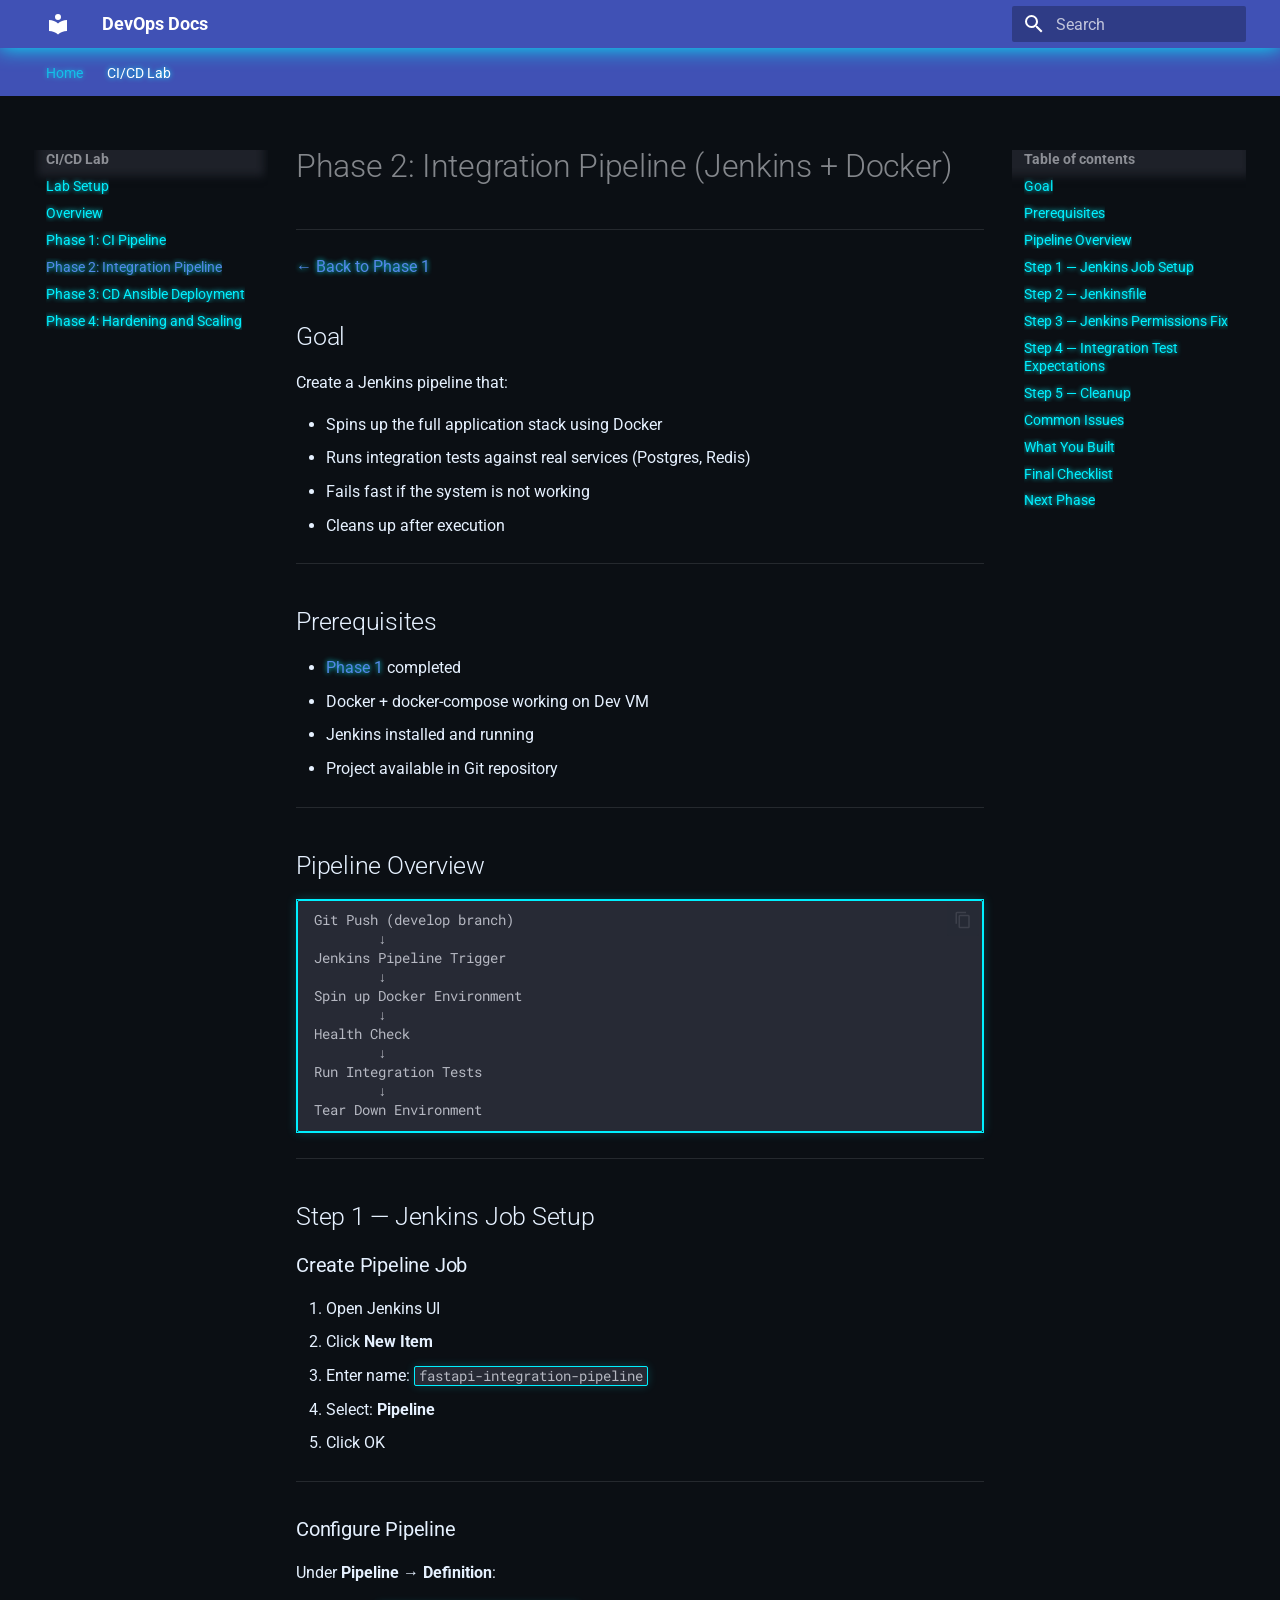
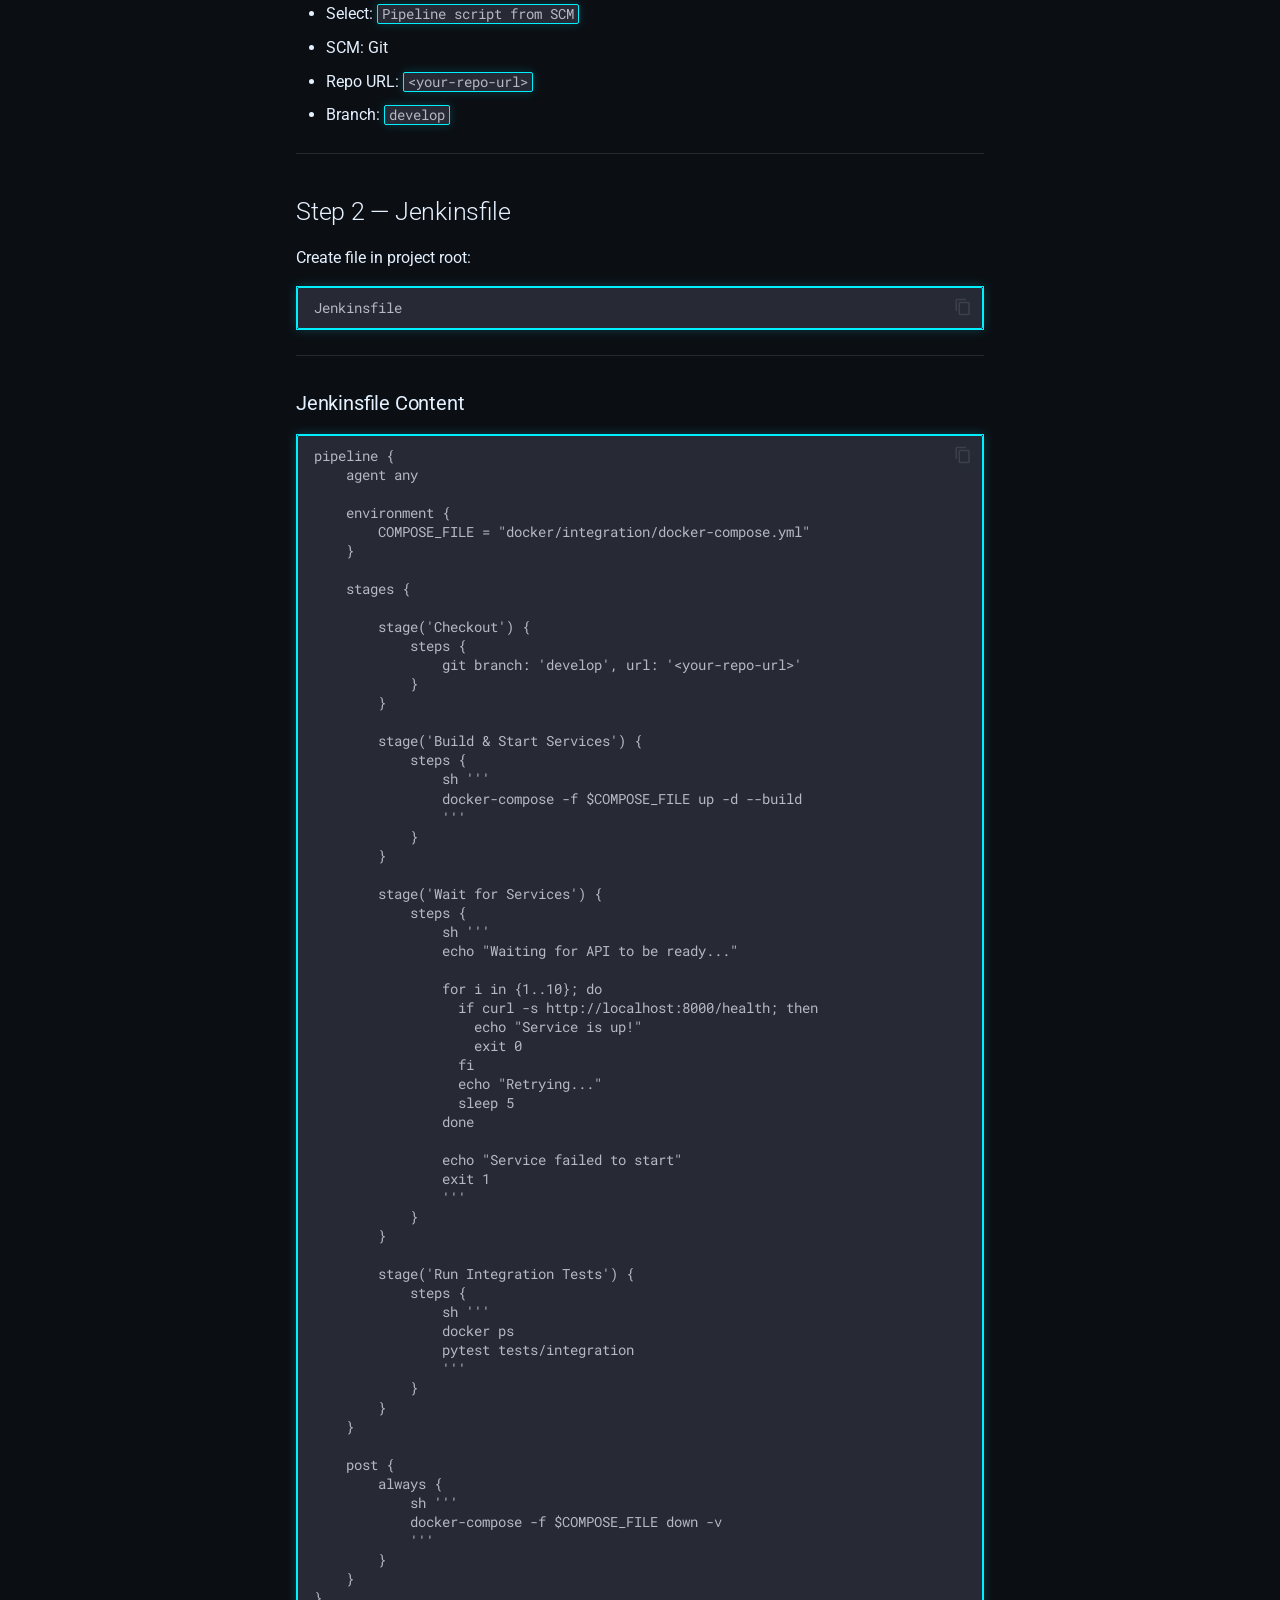
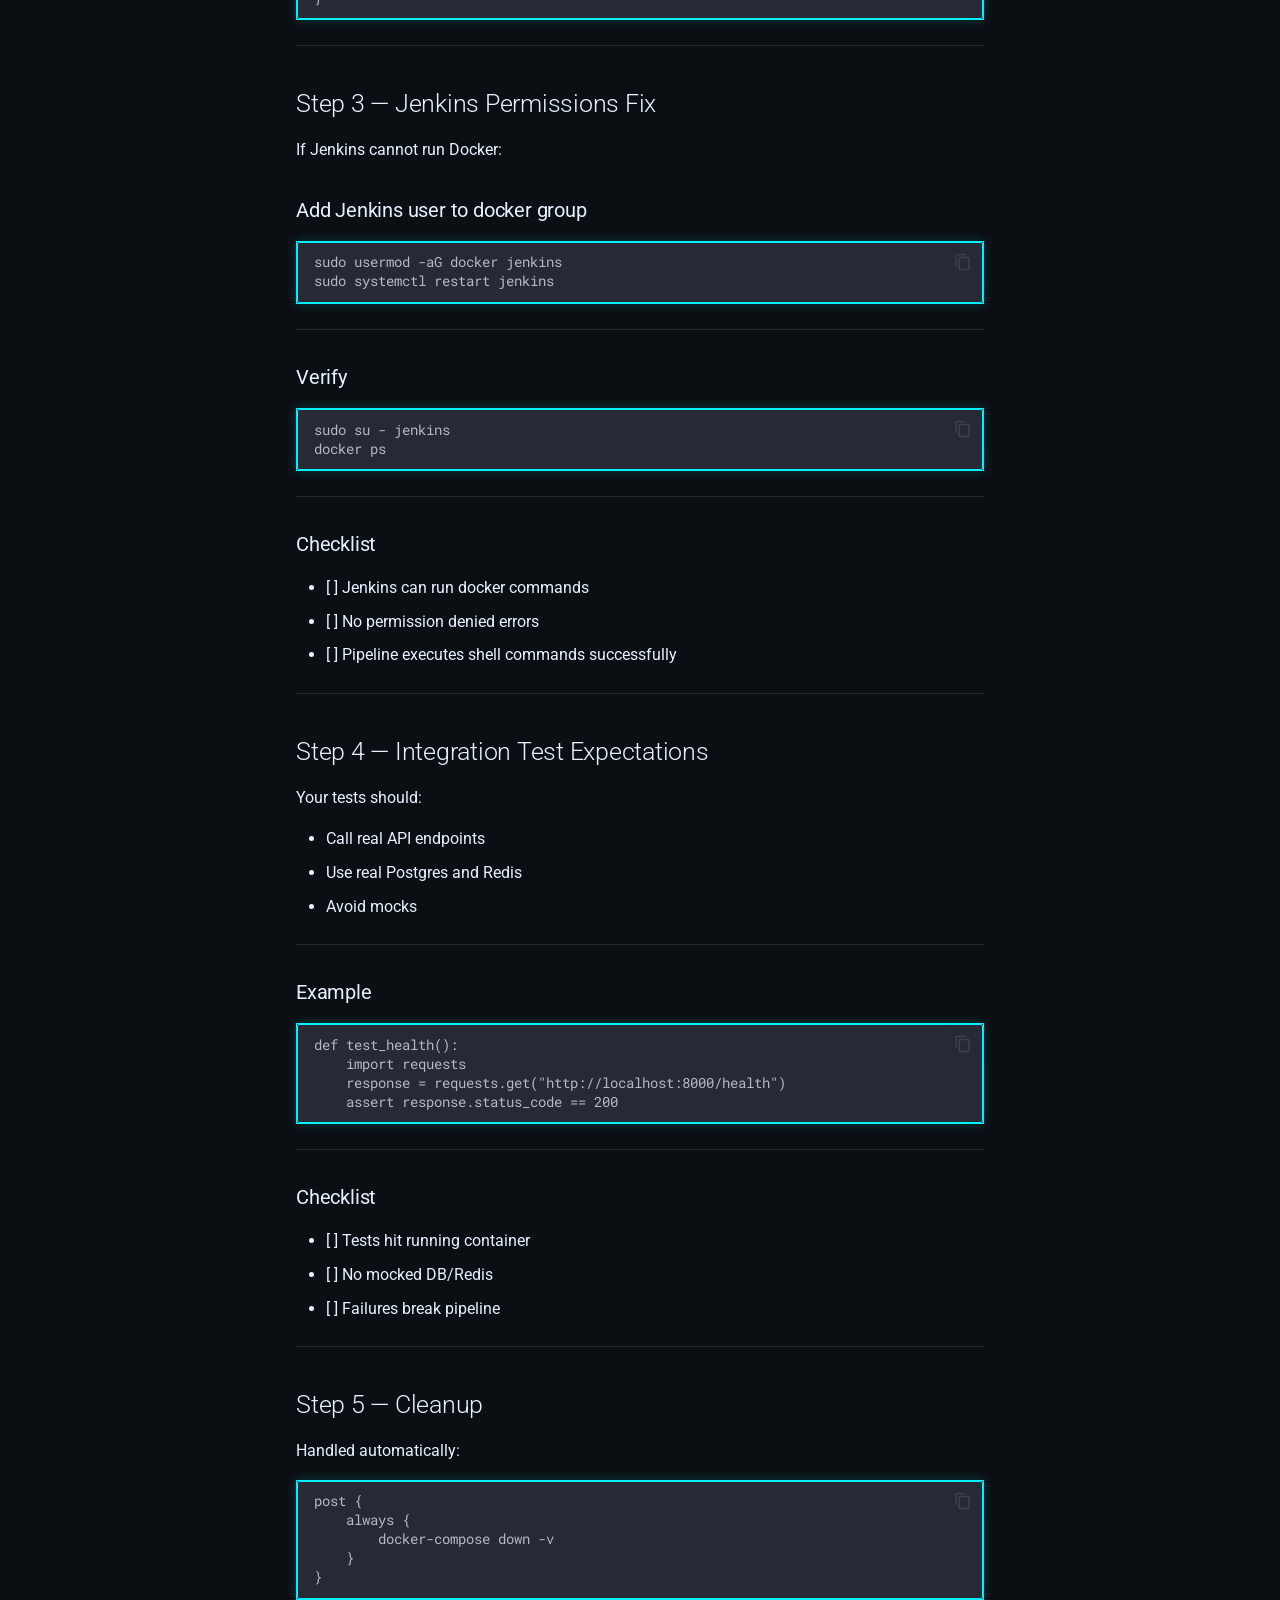
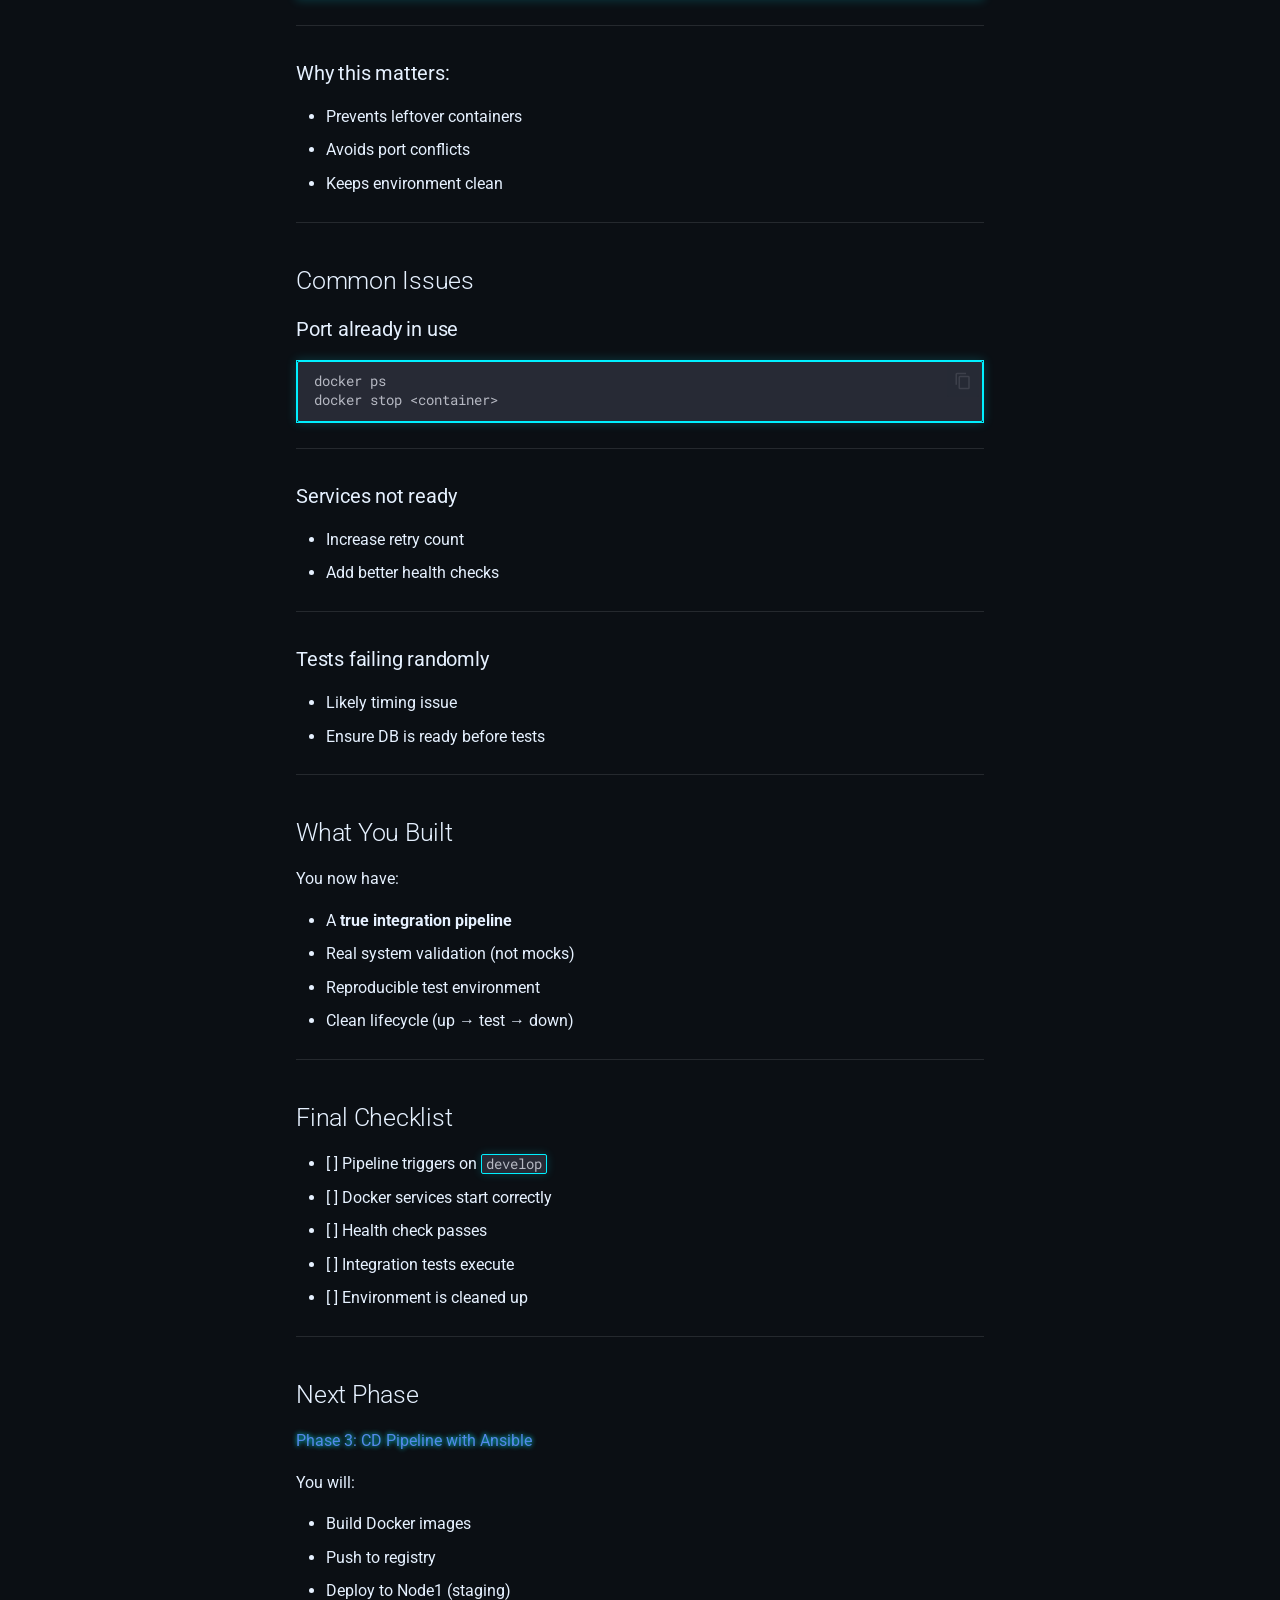
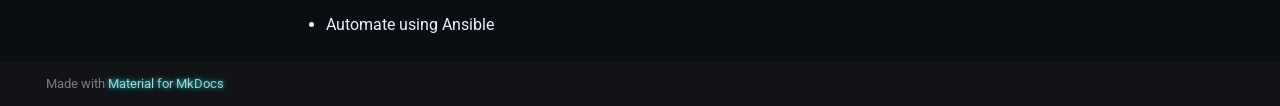
<file: cicd/Lab1/Phase2_Integration_Pipeline/index.html>
<!doctype html>
<html lang="en" class="no-js">
  <head>
    
      <meta charset="utf-8">
      <meta name="viewport" content="width=device-width,initial-scale=1">
      
      
      
      
        <link rel="prev" href="../Phase1_CI_Pipeline/">
      
      
        <link rel="next" href="../Phase3_CD_Ansible_Deployment/">
      
      
        
      
      
      <link rel="icon" href="../../../assets/images/favicon.png">
      <meta name="generator" content="mkdocs-1.6.1, mkdocs-material-9.7.6">
    
    
      
        <title>Phase 2: Integration Pipeline - DevOps Docs</title>
      
    
    
      <link rel="stylesheet" href="../../../assets/stylesheets/main.484c7ddc.min.css">
      
        
        <link rel="stylesheet" href="../../../assets/stylesheets/palette.ab4e12ef.min.css">
      
      


    
    
      
    
    
      
        
        
        <link rel="preconnect" href="https://fonts.gstatic.com" crossorigin>
        <link rel="stylesheet" href="https://fonts.googleapis.com/css?family=Roboto:300,300i,400,400i,700,700i%7CRoboto+Mono:400,400i,700,700i&display=fallback">
        <style>:root{--md-text-font:"Roboto";--md-code-font:"Roboto Mono"}</style>
      
    
    
      <link rel="stylesheet" href="../../../stylesheets/extra.css">
    
    <script>__md_scope=new URL("../../..",location),__md_hash=e=>[...e].reduce(((e,_)=>(e<<5)-e+_.charCodeAt(0)),0),__md_get=(e,_=localStorage,t=__md_scope)=>JSON.parse(_.getItem(t.pathname+"."+e)),__md_set=(e,_,t=localStorage,a=__md_scope)=>{try{t.setItem(a.pathname+"."+e,JSON.stringify(_))}catch(e){}}</script>
    
      

    
    
  </head>
  
  
    
    
    
    
    
    <body dir="ltr" data-md-color-scheme="slate" data-md-color-primary="indigo" data-md-color-accent="indigo">
  
    
    <input class="md-toggle" data-md-toggle="drawer" type="checkbox" id="__drawer" autocomplete="off">
    <input class="md-toggle" data-md-toggle="search" type="checkbox" id="__search" autocomplete="off">
    <label class="md-overlay" for="__drawer"></label>
    <div data-md-component="skip">
      
        
        <a href="#goal" class="md-skip">
          Skip to content
        </a>
      
    </div>
    <div data-md-component="announce">
      
    </div>
    
    
      

<header class="md-header" data-md-component="header">
  <nav class="md-header__inner md-grid" aria-label="Header">
    <a href="../../.." title="DevOps Docs" class="md-header__button md-logo" aria-label="DevOps Docs" data-md-component="logo">
      
  
  <svg xmlns="http://www.w3.org/2000/svg" viewBox="0 0 24 24"><path d="M12 8a3 3 0 0 0 3-3 3 3 0 0 0-3-3 3 3 0 0 0-3 3 3 3 0 0 0 3 3m0 3.54C9.64 9.35 6.5 8 3 8v11c3.5 0 6.64 1.35 9 3.54 2.36-2.19 5.5-3.54 9-3.54V8c-3.5 0-6.64 1.35-9 3.54"/></svg>

    </a>
    <label class="md-header__button md-icon" for="__drawer">
      
      <svg xmlns="http://www.w3.org/2000/svg" viewBox="0 0 24 24"><path d="M3 6h18v2H3zm0 5h18v2H3zm0 5h18v2H3z"/></svg>
    </label>
    <div class="md-header__title" data-md-component="header-title">
      <div class="md-header__ellipsis">
        <div class="md-header__topic">
          <span class="md-ellipsis">
            DevOps Docs
          </span>
        </div>
        <div class="md-header__topic" data-md-component="header-topic">
          <span class="md-ellipsis">
            
              Phase 2: Integration Pipeline
            
          </span>
        </div>
      </div>
    </div>
    
      
    
    
    
    
      
      
        <label class="md-header__button md-icon" for="__search">
          
          <svg xmlns="http://www.w3.org/2000/svg" viewBox="0 0 24 24"><path d="M9.5 3A6.5 6.5 0 0 1 16 9.5c0 1.61-.59 3.09-1.56 4.23l.27.27h.79l5 5-1.5 1.5-5-5v-.79l-.27-.27A6.52 6.52 0 0 1 9.5 16 6.5 6.5 0 0 1 3 9.5 6.5 6.5 0 0 1 9.5 3m0 2C7 5 5 7 5 9.5S7 14 9.5 14 14 12 14 9.5 12 5 9.5 5"/></svg>
        </label>
        <div class="md-search" data-md-component="search" role="dialog">
  <label class="md-search__overlay" for="__search"></label>
  <div class="md-search__inner" role="search">
    <form class="md-search__form" name="search">
      <input type="text" class="md-search__input" name="query" aria-label="Search" placeholder="Search" autocapitalize="off" autocorrect="off" autocomplete="off" spellcheck="false" data-md-component="search-query" required>
      <label class="md-search__icon md-icon" for="__search">
        
        <svg xmlns="http://www.w3.org/2000/svg" viewBox="0 0 24 24"><path d="M9.5 3A6.5 6.5 0 0 1 16 9.5c0 1.61-.59 3.09-1.56 4.23l.27.27h.79l5 5-1.5 1.5-5-5v-.79l-.27-.27A6.52 6.52 0 0 1 9.5 16 6.5 6.5 0 0 1 3 9.5 6.5 6.5 0 0 1 9.5 3m0 2C7 5 5 7 5 9.5S7 14 9.5 14 14 12 14 9.5 12 5 9.5 5"/></svg>
        
        <svg xmlns="http://www.w3.org/2000/svg" viewBox="0 0 24 24"><path d="M20 11v2H8l5.5 5.5-1.42 1.42L4.16 12l7.92-7.92L13.5 5.5 8 11z"/></svg>
      </label>
      <nav class="md-search__options" aria-label="Search">
        
        <button type="reset" class="md-search__icon md-icon" title="Clear" aria-label="Clear" tabindex="-1">
          
          <svg xmlns="http://www.w3.org/2000/svg" viewBox="0 0 24 24"><path d="M19 6.41 17.59 5 12 10.59 6.41 5 5 6.41 10.59 12 5 17.59 6.41 19 12 13.41 17.59 19 19 17.59 13.41 12z"/></svg>
        </button>
      </nav>
      
    </form>
    <div class="md-search__output">
      <div class="md-search__scrollwrap" tabindex="0" data-md-scrollfix>
        <div class="md-search-result" data-md-component="search-result">
          <div class="md-search-result__meta">
            Initializing search
          </div>
          <ol class="md-search-result__list" role="presentation"></ol>
        </div>
      </div>
    </div>
  </div>
</div>
      
    
    
  </nav>
  
</header>
    
    <div class="md-container" data-md-component="container">
      
      
        
          
            
<nav class="md-tabs" aria-label="Tabs" data-md-component="tabs">
  <div class="md-grid">
    <ul class="md-tabs__list">
      
        
  
  
  
  
    <li class="md-tabs__item">
      <a href="../../.." class="md-tabs__link">
        
  
  
    
  
  Home

      </a>
    </li>
  

      
        
  
  
  
    
  
  
    
    
      <li class="md-tabs__item md-tabs__item--active">
        <a href="../Lab_Setup_Guide/" class="md-tabs__link">
          
  
  
  CI/CD Lab

        </a>
      </li>
    
  

      
    </ul>
  </div>
</nav>
          
        
      
      <main class="md-main" data-md-component="main">
        <div class="md-main__inner md-grid">
          
            
              
              <div class="md-sidebar md-sidebar--primary" data-md-component="sidebar" data-md-type="navigation" >
                <div class="md-sidebar__scrollwrap">
                  <div class="md-sidebar__inner">
                    


  


<nav class="md-nav md-nav--primary md-nav--lifted" aria-label="Navigation" data-md-level="0">
  <label class="md-nav__title" for="__drawer">
    <a href="../../.." title="DevOps Docs" class="md-nav__button md-logo" aria-label="DevOps Docs" data-md-component="logo">
      
  
  <svg xmlns="http://www.w3.org/2000/svg" viewBox="0 0 24 24"><path d="M12 8a3 3 0 0 0 3-3 3 3 0 0 0-3-3 3 3 0 0 0-3 3 3 3 0 0 0 3 3m0 3.54C9.64 9.35 6.5 8 3 8v11c3.5 0 6.64 1.35 9 3.54 2.36-2.19 5.5-3.54 9-3.54V8c-3.5 0-6.64 1.35-9 3.54"/></svg>

    </a>
    DevOps Docs
  </label>
  
  <ul class="md-nav__list" data-md-scrollfix>
    
      
      
  
  
  
  
    <li class="md-nav__item">
      <a href="../../.." class="md-nav__link">
        
  
  
  <span class="md-ellipsis">
    
  
    Home
  

    
  </span>
  
  

      </a>
    </li>
  

    
      
      
  
  
    
  
  
  
    
    
    
    
      
        
        
      
      
        
      
    
    
    <li class="md-nav__item md-nav__item--active md-nav__item--section md-nav__item--nested">
      
        
        
        <input class="md-nav__toggle md-toggle " type="checkbox" id="__nav_2" checked>
        
          
          <label class="md-nav__link" for="__nav_2" id="__nav_2_label" tabindex="">
            
  
  
  <span class="md-ellipsis">
    
  
    CI/CD Lab
  

    
  </span>
  
  

            <span class="md-nav__icon md-icon"></span>
          </label>
        
        <nav class="md-nav" data-md-level="1" aria-labelledby="__nav_2_label" aria-expanded="true">
          <label class="md-nav__title" for="__nav_2">
            <span class="md-nav__icon md-icon"></span>
            
  
    CI/CD Lab
  

          </label>
          <ul class="md-nav__list" data-md-scrollfix>
            
              
                
  
  
  
  
    <li class="md-nav__item">
      <a href="../Lab_Setup_Guide/" class="md-nav__link">
        
  
  
  <span class="md-ellipsis">
    
  
    Lab Setup
  

    
  </span>
  
  

      </a>
    </li>
  

              
            
              
                
  
  
  
  
    <li class="md-nav__item">
      <a href="../Overview/" class="md-nav__link">
        
  
  
  <span class="md-ellipsis">
    
  
    Overview
  

    
  </span>
  
  

      </a>
    </li>
  

              
            
              
                
  
  
  
  
    <li class="md-nav__item">
      <a href="../Phase1_CI_Pipeline/" class="md-nav__link">
        
  
  
  <span class="md-ellipsis">
    
  
    Phase 1: CI Pipeline
  

    
  </span>
  
  

      </a>
    </li>
  

              
            
              
                
  
  
    
  
  
  
    <li class="md-nav__item md-nav__item--active">
      
      <input class="md-nav__toggle md-toggle" type="checkbox" id="__toc">
      
      
      
        <label class="md-nav__link md-nav__link--active" for="__toc">
          
  
  
  <span class="md-ellipsis">
    
  
    Phase 2: Integration Pipeline
  

    
  </span>
  
  

          <span class="md-nav__icon md-icon"></span>
        </label>
      
      <a href="./" class="md-nav__link md-nav__link--active">
        
  
  
  <span class="md-ellipsis">
    
  
    Phase 2: Integration Pipeline
  

    
  </span>
  
  

      </a>
      
        

<nav class="md-nav md-nav--secondary" aria-label="Table of contents">
  
  
  
  
    <label class="md-nav__title" for="__toc">
      <span class="md-nav__icon md-icon"></span>
      Table of contents
    </label>
    <ul class="md-nav__list" data-md-component="toc" data-md-scrollfix>
      
        <li class="md-nav__item">
  <a href="#goal" class="md-nav__link">
    <span class="md-ellipsis">
      
        Goal
      
    </span>
  </a>
  
</li>
      
        <li class="md-nav__item">
  <a href="#prerequisites" class="md-nav__link">
    <span class="md-ellipsis">
      
        Prerequisites
      
    </span>
  </a>
  
</li>
      
        <li class="md-nav__item">
  <a href="#pipeline-overview" class="md-nav__link">
    <span class="md-ellipsis">
      
        Pipeline Overview
      
    </span>
  </a>
  
</li>
      
        <li class="md-nav__item">
  <a href="#step-1-jenkins-job-setup" class="md-nav__link">
    <span class="md-ellipsis">
      
        Step 1 — Jenkins Job Setup
      
    </span>
  </a>
  
</li>
      
        <li class="md-nav__item">
  <a href="#step-2-jenkinsfile" class="md-nav__link">
    <span class="md-ellipsis">
      
        Step 2 — Jenkinsfile
      
    </span>
  </a>
  
</li>
      
        <li class="md-nav__item">
  <a href="#step-3-jenkins-permissions-fix" class="md-nav__link">
    <span class="md-ellipsis">
      
        Step 3 — Jenkins Permissions Fix
      
    </span>
  </a>
  
</li>
      
        <li class="md-nav__item">
  <a href="#step-4-integration-test-expectations" class="md-nav__link">
    <span class="md-ellipsis">
      
        Step 4 — Integration Test Expectations
      
    </span>
  </a>
  
</li>
      
        <li class="md-nav__item">
  <a href="#step-5-cleanup" class="md-nav__link">
    <span class="md-ellipsis">
      
        Step 5 — Cleanup
      
    </span>
  </a>
  
</li>
      
        <li class="md-nav__item">
  <a href="#common-issues" class="md-nav__link">
    <span class="md-ellipsis">
      
        Common Issues
      
    </span>
  </a>
  
</li>
      
        <li class="md-nav__item">
  <a href="#what-you-built" class="md-nav__link">
    <span class="md-ellipsis">
      
        What You Built
      
    </span>
  </a>
  
</li>
      
        <li class="md-nav__item">
  <a href="#final-checklist" class="md-nav__link">
    <span class="md-ellipsis">
      
        Final Checklist
      
    </span>
  </a>
  
</li>
      
        <li class="md-nav__item">
  <a href="#next-phase" class="md-nav__link">
    <span class="md-ellipsis">
      
        Next Phase
      
    </span>
  </a>
  
</li>
      
    </ul>
  
</nav>
      
    </li>
  

              
            
              
                
  
  
  
  
    <li class="md-nav__item">
      <a href="../Phase3_CD_Ansible_Deployment/" class="md-nav__link">
        
  
  
  <span class="md-ellipsis">
    
  
    Phase 3: CD Ansible Deployment
  

    
  </span>
  
  

      </a>
    </li>
  

              
            
              
                
  
  
  
  
    <li class="md-nav__item">
      <a href="../Phase4_Hardening_and_Scaling/" class="md-nav__link">
        
  
  
  <span class="md-ellipsis">
    
  
    Phase 4: Hardening and Scaling
  

    
  </span>
  
  

      </a>
    </li>
  

              
            
          </ul>
        </nav>
      
    </li>
  

    
  </ul>
</nav>
                  </div>
                </div>
              </div>
            
            
              
              <div class="md-sidebar md-sidebar--secondary" data-md-component="sidebar" data-md-type="toc" >
                <div class="md-sidebar__scrollwrap">
                  <div class="md-sidebar__inner">
                    

<nav class="md-nav md-nav--secondary" aria-label="Table of contents">
  
  
  
  
    <label class="md-nav__title" for="__toc">
      <span class="md-nav__icon md-icon"></span>
      Table of contents
    </label>
    <ul class="md-nav__list" data-md-component="toc" data-md-scrollfix>
      
        <li class="md-nav__item">
  <a href="#goal" class="md-nav__link">
    <span class="md-ellipsis">
      
        Goal
      
    </span>
  </a>
  
</li>
      
        <li class="md-nav__item">
  <a href="#prerequisites" class="md-nav__link">
    <span class="md-ellipsis">
      
        Prerequisites
      
    </span>
  </a>
  
</li>
      
        <li class="md-nav__item">
  <a href="#pipeline-overview" class="md-nav__link">
    <span class="md-ellipsis">
      
        Pipeline Overview
      
    </span>
  </a>
  
</li>
      
        <li class="md-nav__item">
  <a href="#step-1-jenkins-job-setup" class="md-nav__link">
    <span class="md-ellipsis">
      
        Step 1 — Jenkins Job Setup
      
    </span>
  </a>
  
</li>
      
        <li class="md-nav__item">
  <a href="#step-2-jenkinsfile" class="md-nav__link">
    <span class="md-ellipsis">
      
        Step 2 — Jenkinsfile
      
    </span>
  </a>
  
</li>
      
        <li class="md-nav__item">
  <a href="#step-3-jenkins-permissions-fix" class="md-nav__link">
    <span class="md-ellipsis">
      
        Step 3 — Jenkins Permissions Fix
      
    </span>
  </a>
  
</li>
      
        <li class="md-nav__item">
  <a href="#step-4-integration-test-expectations" class="md-nav__link">
    <span class="md-ellipsis">
      
        Step 4 — Integration Test Expectations
      
    </span>
  </a>
  
</li>
      
        <li class="md-nav__item">
  <a href="#step-5-cleanup" class="md-nav__link">
    <span class="md-ellipsis">
      
        Step 5 — Cleanup
      
    </span>
  </a>
  
</li>
      
        <li class="md-nav__item">
  <a href="#common-issues" class="md-nav__link">
    <span class="md-ellipsis">
      
        Common Issues
      
    </span>
  </a>
  
</li>
      
        <li class="md-nav__item">
  <a href="#what-you-built" class="md-nav__link">
    <span class="md-ellipsis">
      
        What You Built
      
    </span>
  </a>
  
</li>
      
        <li class="md-nav__item">
  <a href="#final-checklist" class="md-nav__link">
    <span class="md-ellipsis">
      
        Final Checklist
      
    </span>
  </a>
  
</li>
      
        <li class="md-nav__item">
  <a href="#next-phase" class="md-nav__link">
    <span class="md-ellipsis">
      
        Next Phase
      
    </span>
  </a>
  
</li>
      
    </ul>
  
</nav>
                  </div>
                </div>
              </div>
            
          
          
            <div class="md-content" data-md-component="content">
              
              <article class="md-content__inner md-typeset">
                
                  



<h1 id="phase-2-integration-pipeline-jenkins-docker">Phase 2: Integration Pipeline (Jenkins + Docker)</h1>
<hr />
<p><a href="../Phase1_CI_Pipeline/">← Back to Phase 1</a></p>
<h2 id="goal">Goal</h2>
<p>Create a Jenkins pipeline that:</p>
<ul>
<li>Spins up the full application stack using Docker</li>
<li>Runs integration tests against real services (Postgres, Redis)</li>
<li>Fails fast if the system is not working</li>
<li>Cleans up after execution</li>
</ul>
<hr />
<h2 id="prerequisites">Prerequisites</h2>
<ul>
<li><a href="../Phase1_CI_Pipeline/">Phase 1</a> completed</li>
<li>Docker + docker-compose working on Dev VM</li>
<li>Jenkins installed and running</li>
<li>Project available in Git repository</li>
</ul>
<hr />
<h2 id="pipeline-overview">Pipeline Overview</h2>
<pre><code>Git Push (develop branch)
        ↓
Jenkins Pipeline Trigger
        ↓
Spin up Docker Environment
        ↓
Health Check
        ↓
Run Integration Tests
        ↓
Tear Down Environment
</code></pre>
<hr />
<h2 id="step-1-jenkins-job-setup">Step 1 — Jenkins Job Setup</h2>
<h3 id="create-pipeline-job">Create Pipeline Job</h3>
<ol>
<li>Open Jenkins UI</li>
<li>Click <strong>New Item</strong></li>
<li>Enter name: <code>fastapi-integration-pipeline</code></li>
<li>Select: <strong>Pipeline</strong></li>
<li>Click OK</li>
</ol>
<hr />
<h3 id="configure-pipeline">Configure Pipeline</h3>
<p>Under <strong>Pipeline → Definition</strong>:</p>
<ul>
<li>Select: <code>Pipeline script from SCM</code></li>
<li>SCM: Git</li>
<li>Repo URL: <code>&lt;your-repo-url&gt;</code></li>
<li>Branch: <code>develop</code></li>
</ul>
<hr />
<h2 id="step-2-jenkinsfile">Step 2 — Jenkinsfile</h2>
<p>Create file in project root:</p>
<pre><code>Jenkinsfile
</code></pre>
<hr />
<h3 id="jenkinsfile-content">Jenkinsfile Content</h3>
<pre><code class="language-groovy">pipeline {
    agent any

    environment {
        COMPOSE_FILE = &quot;docker/integration/docker-compose.yml&quot;
    }

    stages {

        stage('Checkout') {
            steps {
                git branch: 'develop', url: '&lt;your-repo-url&gt;'
            }
        }

        stage('Build &amp; Start Services') {
            steps {
                sh '''
                docker-compose -f $COMPOSE_FILE up -d --build
                '''
            }
        }

        stage('Wait for Services') {
            steps {
                sh '''
                echo &quot;Waiting for API to be ready...&quot;

                for i in {1..10}; do
                  if curl -s http://localhost:8000/health; then
                    echo &quot;Service is up!&quot;
                    exit 0
                  fi
                  echo &quot;Retrying...&quot;
                  sleep 5
                done

                echo &quot;Service failed to start&quot;
                exit 1
                '''
            }
        }

        stage('Run Integration Tests') {
            steps {
                sh '''
                docker ps
                pytest tests/integration
                '''
            }
        }
    }

    post {
        always {
            sh '''
            docker-compose -f $COMPOSE_FILE down -v
            '''
        }
    }
}
</code></pre>
<hr />
<h2 id="step-3-jenkins-permissions-fix">Step 3 — Jenkins Permissions Fix</h2>
<p>If Jenkins cannot run Docker:</p>
<h3 id="add-jenkins-user-to-docker-group">Add Jenkins user to docker group</h3>
<pre><code class="language-bash">sudo usermod -aG docker jenkins
sudo systemctl restart jenkins
</code></pre>
<hr />
<h3 id="verify">Verify</h3>
<pre><code class="language-bash">sudo su - jenkins
docker ps
</code></pre>
<hr />
<h3 id="checklist">Checklist</h3>
<ul>
<li>[ ] Jenkins can run docker commands</li>
<li>[ ] No permission denied errors</li>
<li>[ ] Pipeline executes shell commands successfully</li>
</ul>
<hr />
<h2 id="step-4-integration-test-expectations">Step 4 — Integration Test Expectations</h2>
<p>Your tests should:</p>
<ul>
<li>Call real API endpoints</li>
<li>Use real Postgres and Redis</li>
<li>Avoid mocks</li>
</ul>
<hr />
<h3 id="example">Example</h3>
<pre><code class="language-python">def test_health():
    import requests
    response = requests.get(&quot;http://localhost:8000/health&quot;)
    assert response.status_code == 200
</code></pre>
<hr />
<h3 id="checklist_1">Checklist</h3>
<ul>
<li>[ ] Tests hit running container</li>
<li>[ ] No mocked DB/Redis</li>
<li>[ ] Failures break pipeline</li>
</ul>
<hr />
<h2 id="step-5-cleanup">Step 5 — Cleanup</h2>
<p>Handled automatically:</p>
<pre><code class="language-groovy">post {
    always {
        docker-compose down -v
    }
}
</code></pre>
<hr />
<h3 id="why-this-matters">Why this matters:</h3>
<ul>
<li>Prevents leftover containers</li>
<li>Avoids port conflicts</li>
<li>Keeps environment clean</li>
</ul>
<hr />
<h2 id="common-issues">Common Issues</h2>
<h3 id="port-already-in-use">Port already in use</h3>
<pre><code class="language-bash">docker ps
docker stop &lt;container&gt;
</code></pre>
<hr />
<h3 id="services-not-ready">Services not ready</h3>
<ul>
<li>Increase retry count</li>
<li>Add better health checks</li>
</ul>
<hr />
<h3 id="tests-failing-randomly">Tests failing randomly</h3>
<ul>
<li>Likely timing issue</li>
<li>Ensure DB is ready before tests</li>
</ul>
<hr />
<h2 id="what-you-built">What You Built</h2>
<p>You now have:</p>
<ul>
<li>A <strong>true integration pipeline</strong></li>
<li>Real system validation (not mocks)</li>
<li>Reproducible test environment</li>
<li>Clean lifecycle (up → test → down)</li>
</ul>
<hr />
<h2 id="final-checklist">Final Checklist</h2>
<ul>
<li>[ ] Pipeline triggers on <code>develop</code></li>
<li>[ ] Docker services start correctly</li>
<li>[ ] Health check passes</li>
<li>[ ] Integration tests execute</li>
<li>[ ] Environment is cleaned up</li>
</ul>
<hr />
<h2 id="next-phase">Next Phase</h2>
<p><a href="../Phase3_CD_Ansible_Deployment/">Phase 3: CD Pipeline with Ansible</a></p>
<p>You will:</p>
<ul>
<li>Build Docker images</li>
<li>Push to registry</li>
<li>Deploy to Node1 (staging)</li>
<li>Automate using Ansible</li>
</ul>












                
              </article>
            </div>
          
          
<script>var target=document.getElementById(location.hash.slice(1));target&&target.name&&(target.checked=target.name.startsWith("__tabbed_"))</script>
        </div>
        
      </main>
      
        <footer class="md-footer">
  
  <div class="md-footer-meta md-typeset">
    <div class="md-footer-meta__inner md-grid">
      <div class="md-copyright">
  
  
    Made with
    <a href="https://squidfunk.github.io/mkdocs-material/" target="_blank" rel="noopener">
      Material for MkDocs
    </a>
  
</div>
      
    </div>
  </div>
</footer>
      
    </div>
    <div class="md-dialog" data-md-component="dialog">
      <div class="md-dialog__inner md-typeset"></div>
    </div>
    
    
    
      
      
      <script id="__config" type="application/json">{"annotate": null, "base": "../../..", "features": ["navigation.tabs", "navigation.sections", "navigation.instant", "content.code.copy"], "search": "../../../assets/javascripts/workers/search.2c215733.min.js", "tags": null, "translations": {"clipboard.copied": "Copied to clipboard", "clipboard.copy": "Copy to clipboard", "search.result.more.one": "1 more on this page", "search.result.more.other": "# more on this page", "search.result.none": "No matching documents", "search.result.one": "1 matching document", "search.result.other": "# matching documents", "search.result.placeholder": "Type to start searching", "search.result.term.missing": "Missing", "select.version": "Select version"}, "version": null}</script>
    
    
      <script src="../../../assets/javascripts/bundle.79ae519e.min.js"></script>
      
    
  </body>
</html>
</file>
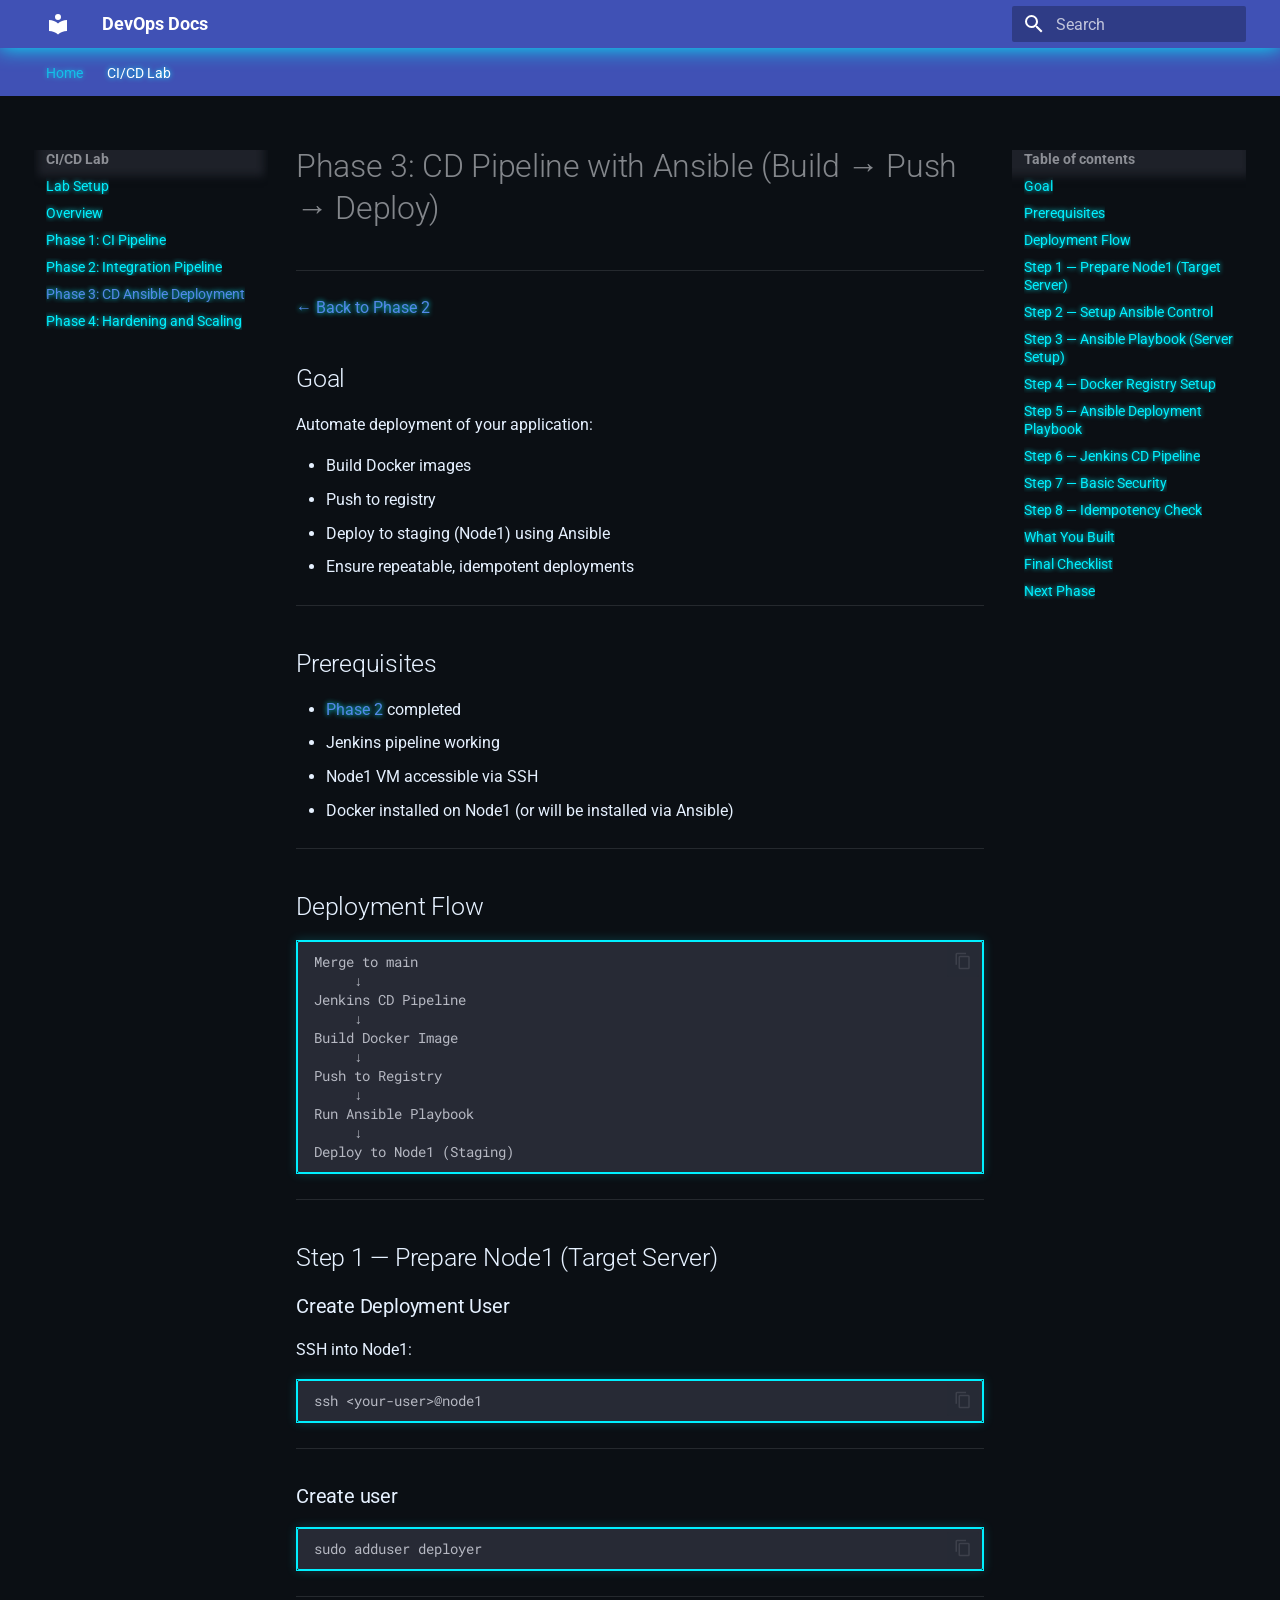
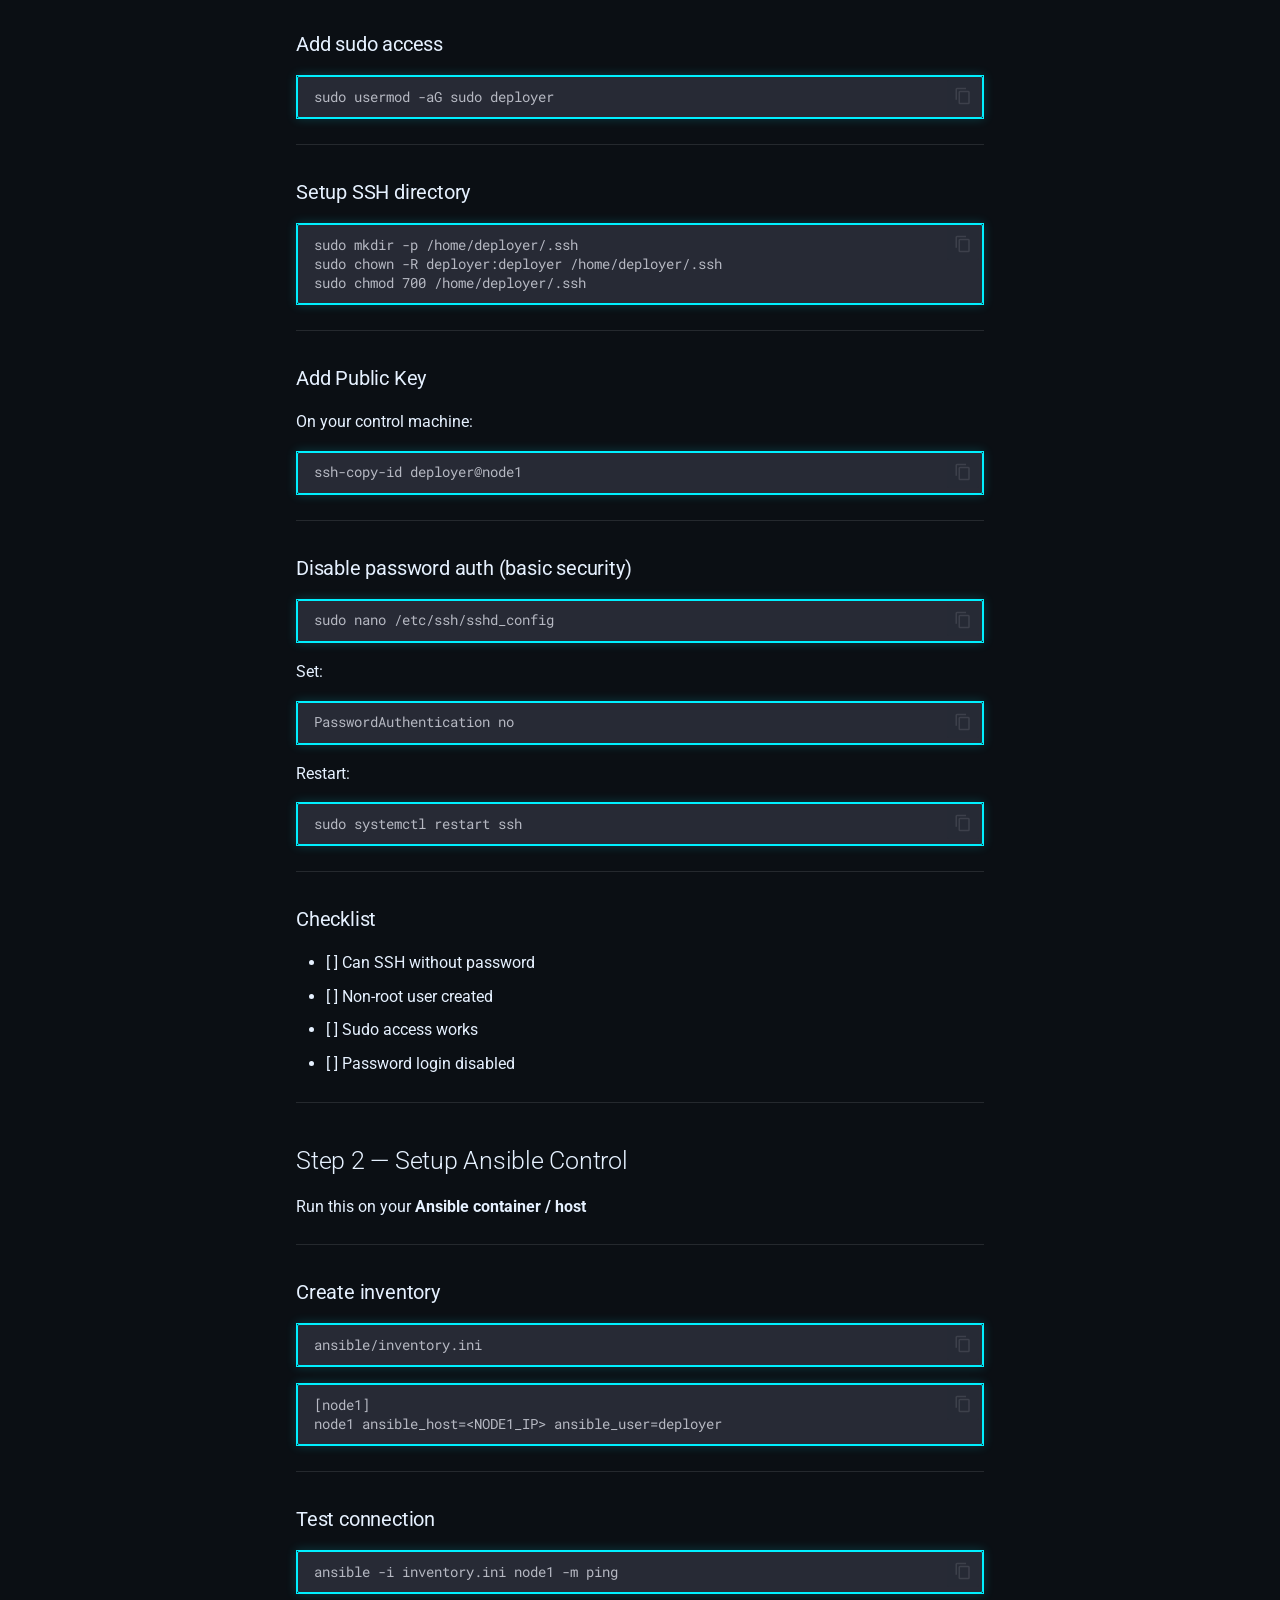
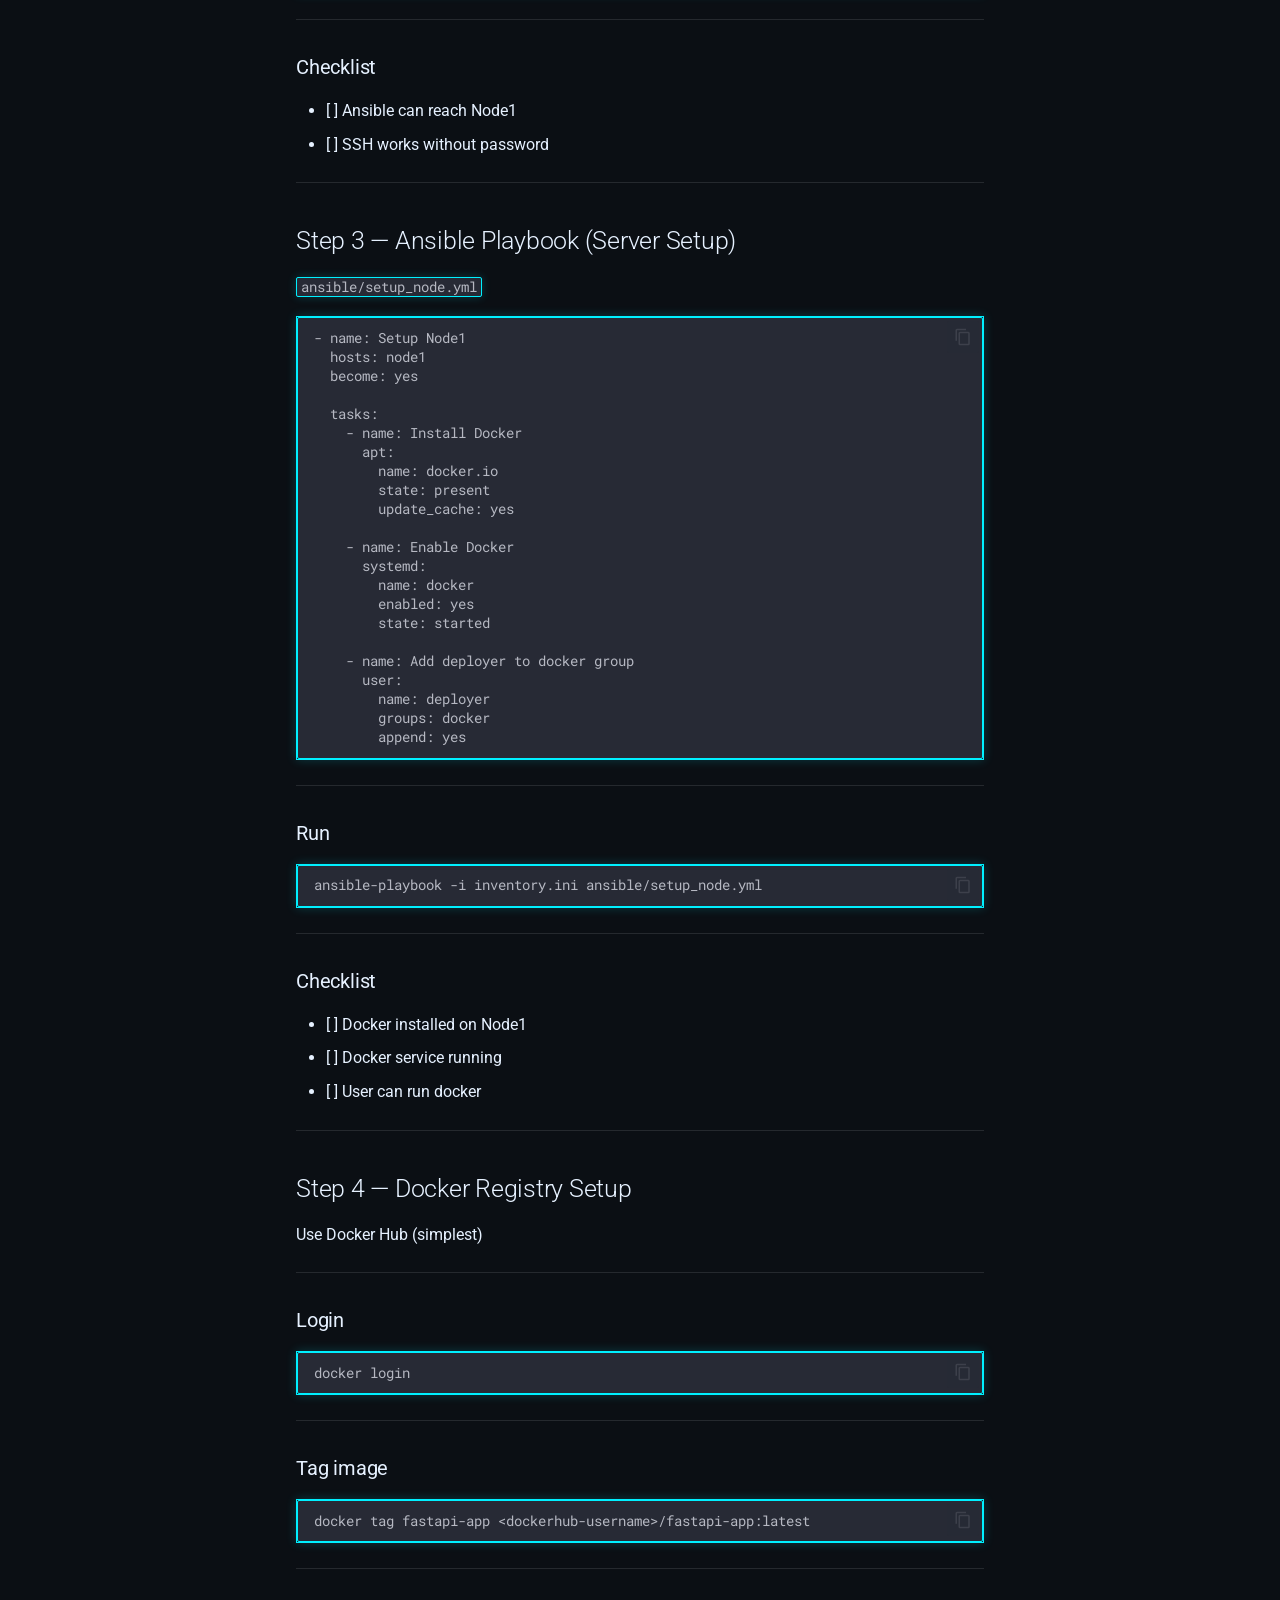
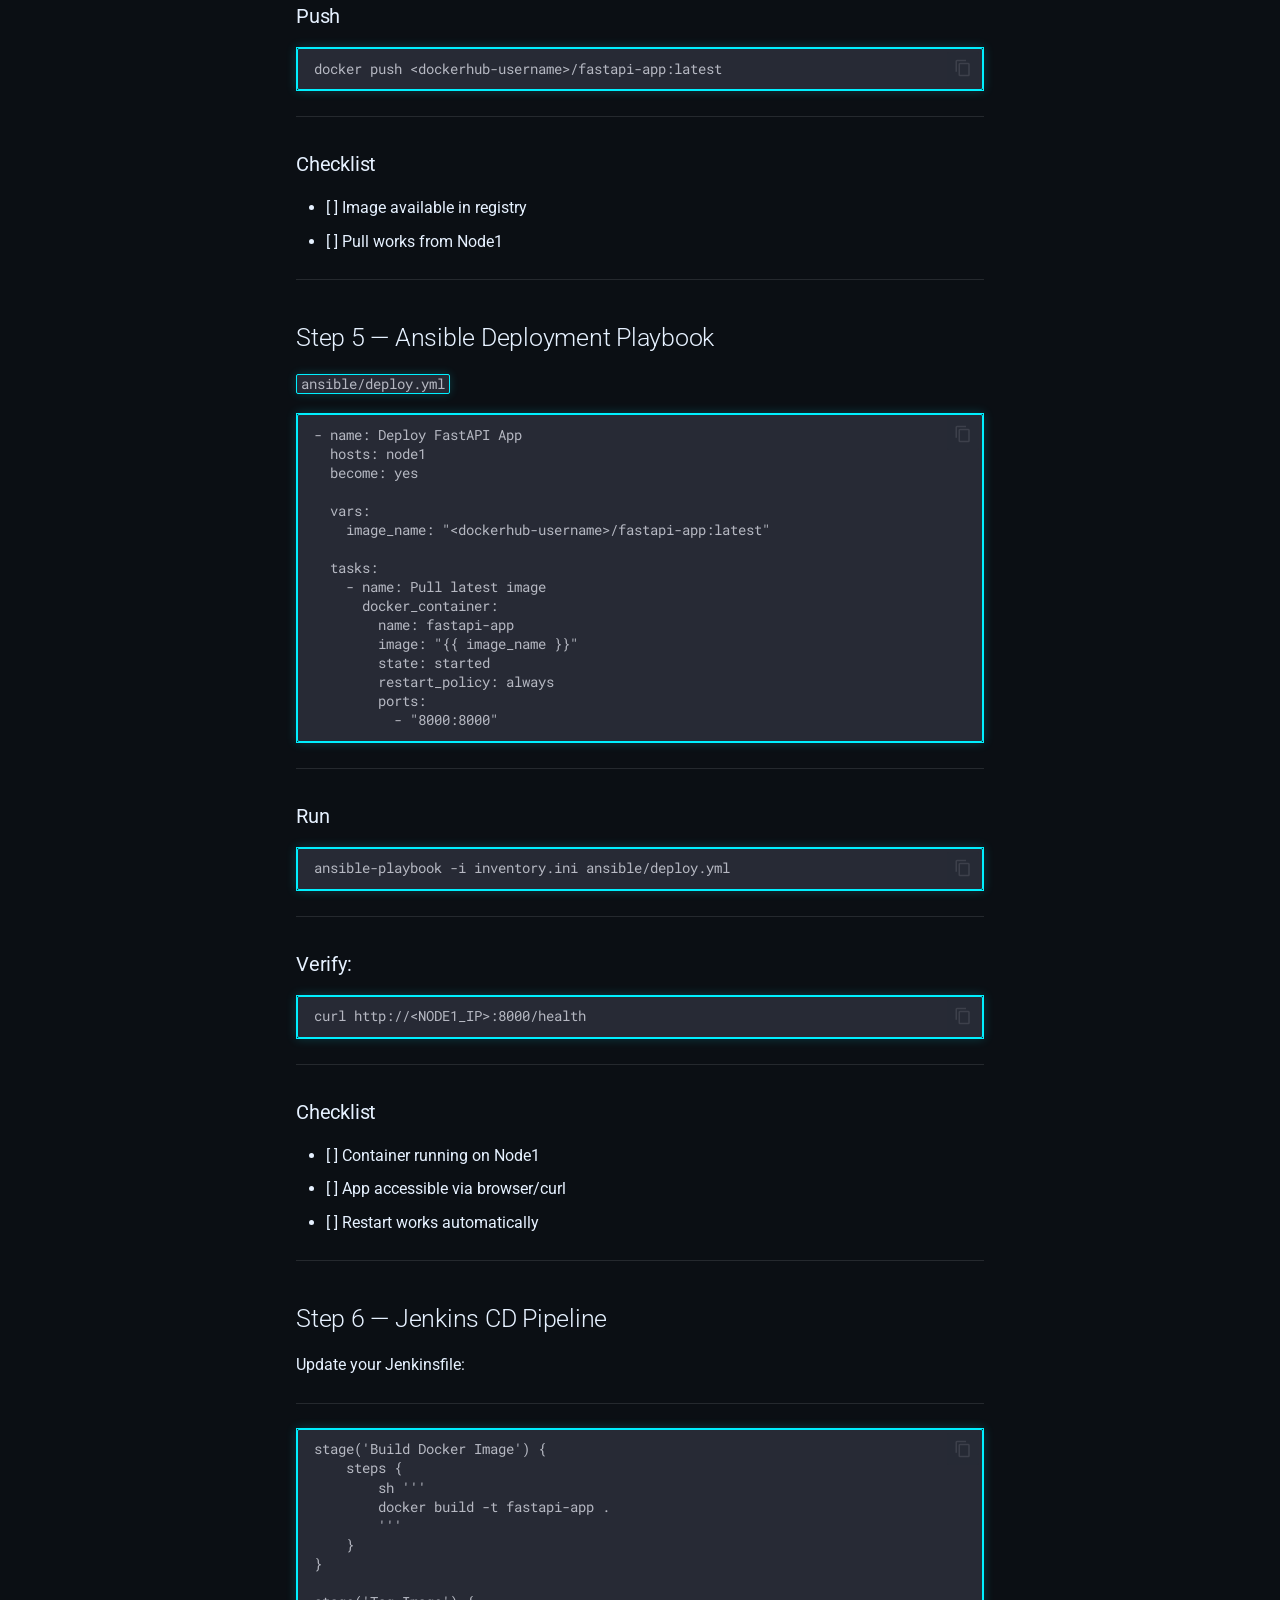
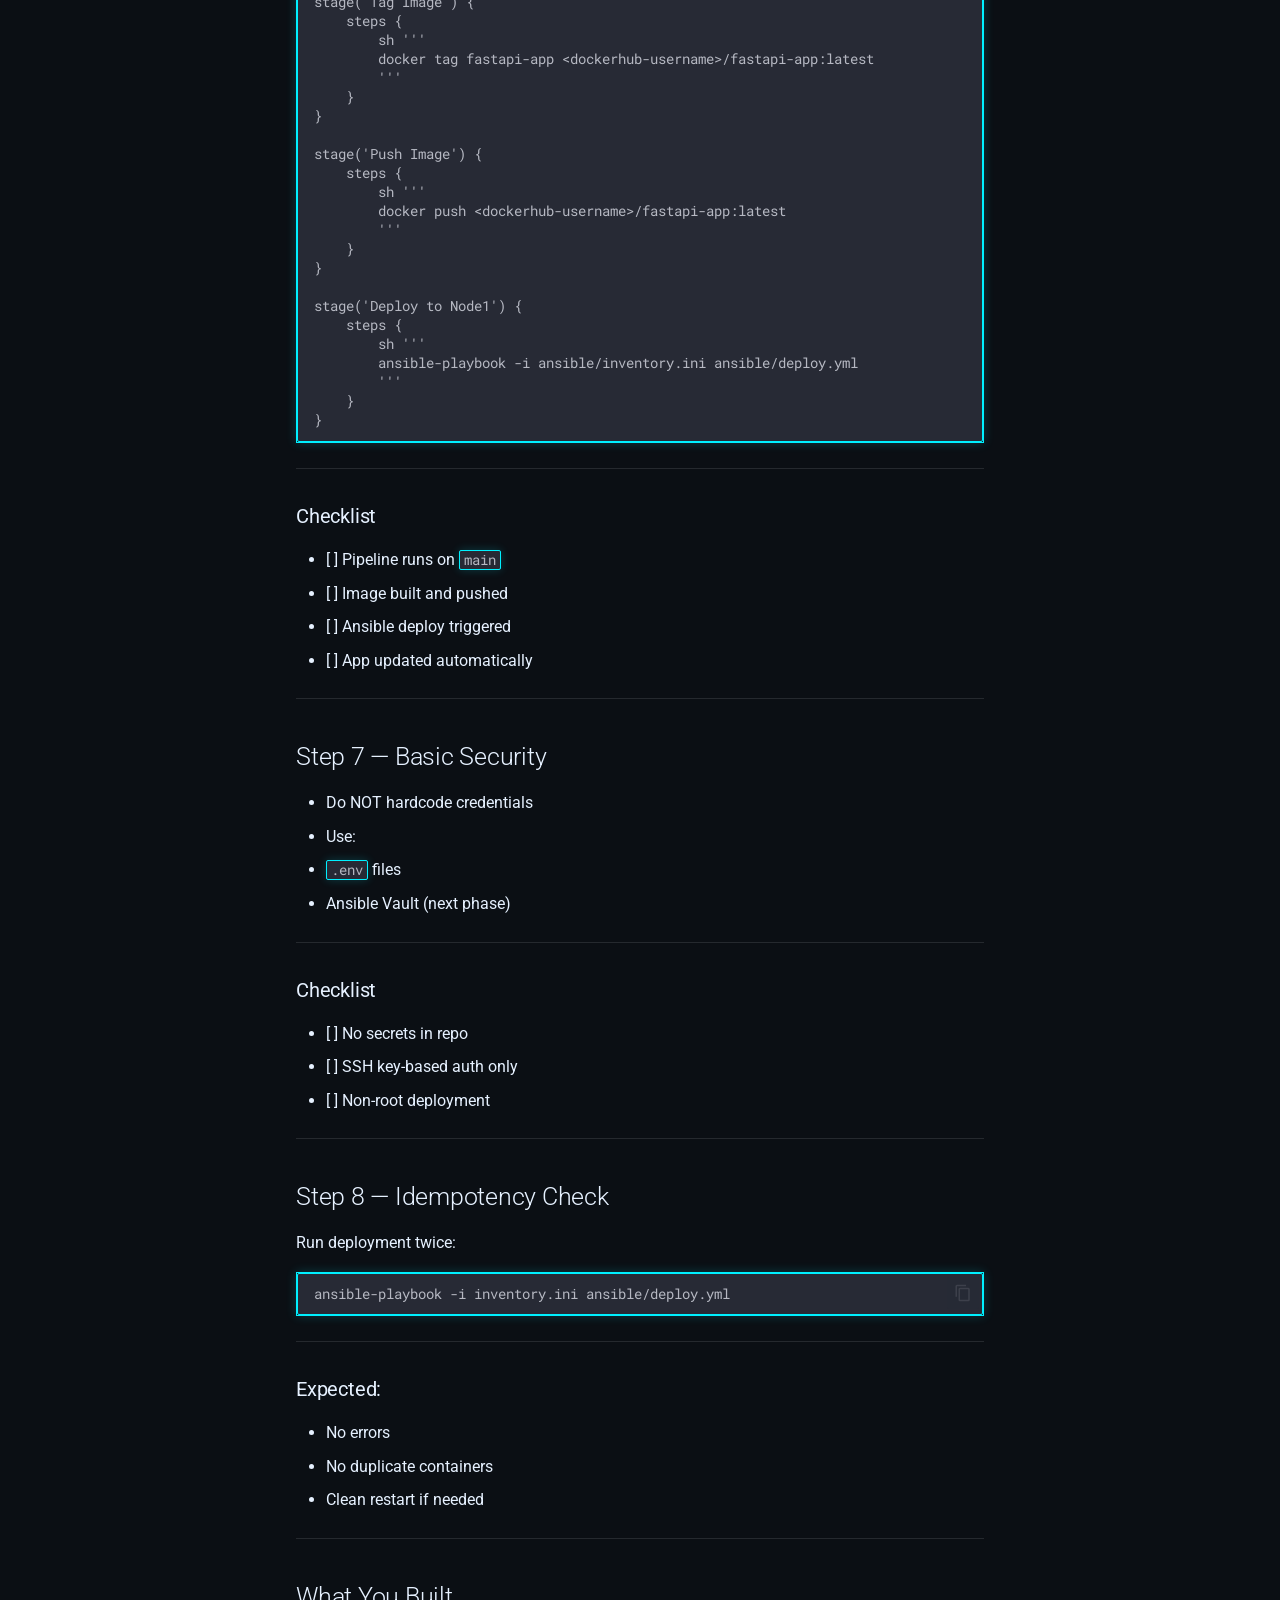
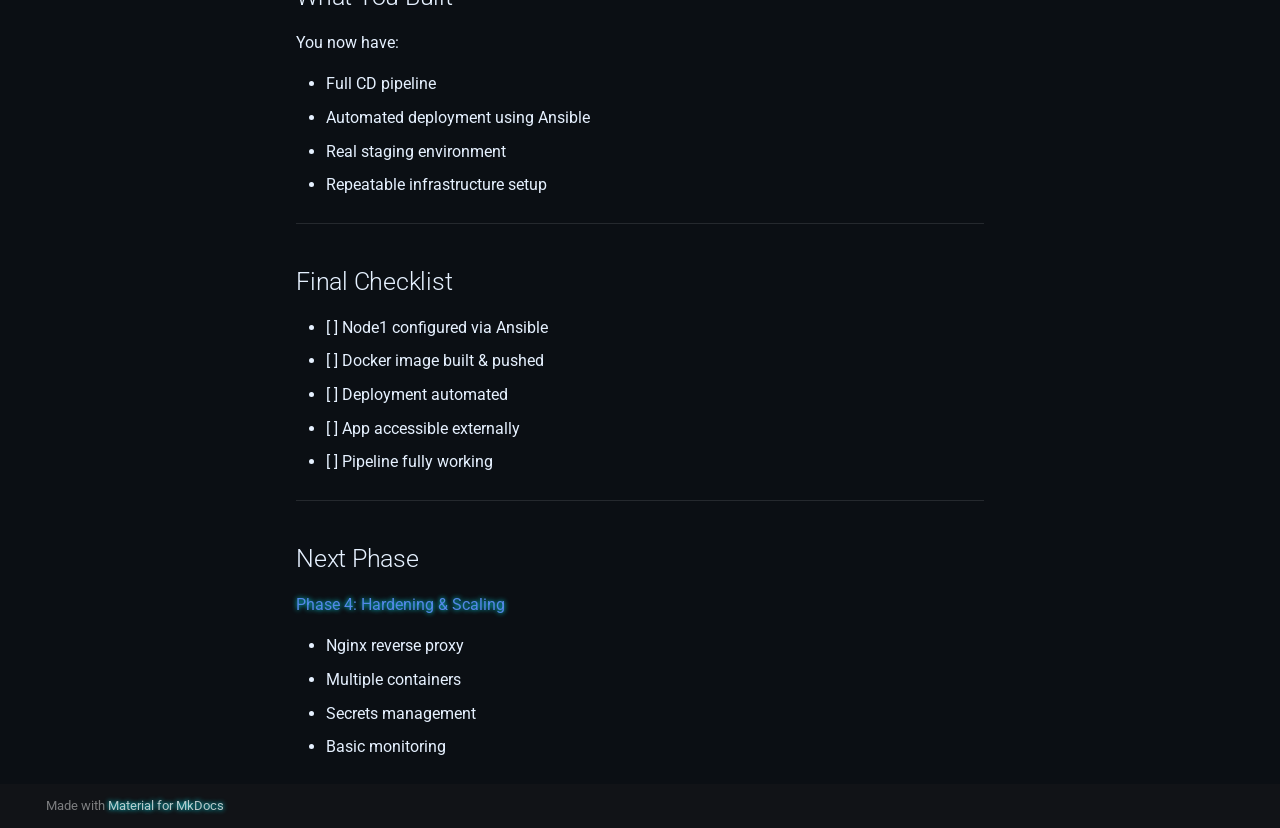
<file: cicd/Lab1/Phase3_CD_Ansible_Deployment/index.html>
<!doctype html>
<html lang="en" class="no-js">
  <head>
    
      <meta charset="utf-8">
      <meta name="viewport" content="width=device-width,initial-scale=1">
      
      
      
      
        <link rel="prev" href="../Phase2_Integration_Pipeline/">
      
      
        <link rel="next" href="../Phase4_Hardening_and_Scaling/">
      
      
        
      
      
      <link rel="icon" href="../../../assets/images/favicon.png">
      <meta name="generator" content="mkdocs-1.6.1, mkdocs-material-9.7.6">
    
    
      
        <title>Phase 3: CD Ansible Deployment - DevOps Docs</title>
      
    
    
      <link rel="stylesheet" href="../../../assets/stylesheets/main.484c7ddc.min.css">
      
        
        <link rel="stylesheet" href="../../../assets/stylesheets/palette.ab4e12ef.min.css">
      
      


    
    
      
    
    
      
        
        
        <link rel="preconnect" href="https://fonts.gstatic.com" crossorigin>
        <link rel="stylesheet" href="https://fonts.googleapis.com/css?family=Roboto:300,300i,400,400i,700,700i%7CRoboto+Mono:400,400i,700,700i&display=fallback">
        <style>:root{--md-text-font:"Roboto";--md-code-font:"Roboto Mono"}</style>
      
    
    
      <link rel="stylesheet" href="../../../stylesheets/extra.css">
    
    <script>__md_scope=new URL("../../..",location),__md_hash=e=>[...e].reduce(((e,_)=>(e<<5)-e+_.charCodeAt(0)),0),__md_get=(e,_=localStorage,t=__md_scope)=>JSON.parse(_.getItem(t.pathname+"."+e)),__md_set=(e,_,t=localStorage,a=__md_scope)=>{try{t.setItem(a.pathname+"."+e,JSON.stringify(_))}catch(e){}}</script>
    
      

    
    
  </head>
  
  
    
    
    
    
    
    <body dir="ltr" data-md-color-scheme="slate" data-md-color-primary="indigo" data-md-color-accent="indigo">
  
    
    <input class="md-toggle" data-md-toggle="drawer" type="checkbox" id="__drawer" autocomplete="off">
    <input class="md-toggle" data-md-toggle="search" type="checkbox" id="__search" autocomplete="off">
    <label class="md-overlay" for="__drawer"></label>
    <div data-md-component="skip">
      
        
        <a href="#goal" class="md-skip">
          Skip to content
        </a>
      
    </div>
    <div data-md-component="announce">
      
    </div>
    
    
      

<header class="md-header" data-md-component="header">
  <nav class="md-header__inner md-grid" aria-label="Header">
    <a href="../../.." title="DevOps Docs" class="md-header__button md-logo" aria-label="DevOps Docs" data-md-component="logo">
      
  
  <svg xmlns="http://www.w3.org/2000/svg" viewBox="0 0 24 24"><path d="M12 8a3 3 0 0 0 3-3 3 3 0 0 0-3-3 3 3 0 0 0-3 3 3 3 0 0 0 3 3m0 3.54C9.64 9.35 6.5 8 3 8v11c3.5 0 6.64 1.35 9 3.54 2.36-2.19 5.5-3.54 9-3.54V8c-3.5 0-6.64 1.35-9 3.54"/></svg>

    </a>
    <label class="md-header__button md-icon" for="__drawer">
      
      <svg xmlns="http://www.w3.org/2000/svg" viewBox="0 0 24 24"><path d="M3 6h18v2H3zm0 5h18v2H3zm0 5h18v2H3z"/></svg>
    </label>
    <div class="md-header__title" data-md-component="header-title">
      <div class="md-header__ellipsis">
        <div class="md-header__topic">
          <span class="md-ellipsis">
            DevOps Docs
          </span>
        </div>
        <div class="md-header__topic" data-md-component="header-topic">
          <span class="md-ellipsis">
            
              Phase 3: CD Ansible Deployment
            
          </span>
        </div>
      </div>
    </div>
    
      
    
    
    
    
      
      
        <label class="md-header__button md-icon" for="__search">
          
          <svg xmlns="http://www.w3.org/2000/svg" viewBox="0 0 24 24"><path d="M9.5 3A6.5 6.5 0 0 1 16 9.5c0 1.61-.59 3.09-1.56 4.23l.27.27h.79l5 5-1.5 1.5-5-5v-.79l-.27-.27A6.52 6.52 0 0 1 9.5 16 6.5 6.5 0 0 1 3 9.5 6.5 6.5 0 0 1 9.5 3m0 2C7 5 5 7 5 9.5S7 14 9.5 14 14 12 14 9.5 12 5 9.5 5"/></svg>
        </label>
        <div class="md-search" data-md-component="search" role="dialog">
  <label class="md-search__overlay" for="__search"></label>
  <div class="md-search__inner" role="search">
    <form class="md-search__form" name="search">
      <input type="text" class="md-search__input" name="query" aria-label="Search" placeholder="Search" autocapitalize="off" autocorrect="off" autocomplete="off" spellcheck="false" data-md-component="search-query" required>
      <label class="md-search__icon md-icon" for="__search">
        
        <svg xmlns="http://www.w3.org/2000/svg" viewBox="0 0 24 24"><path d="M9.5 3A6.5 6.5 0 0 1 16 9.5c0 1.61-.59 3.09-1.56 4.23l.27.27h.79l5 5-1.5 1.5-5-5v-.79l-.27-.27A6.52 6.52 0 0 1 9.5 16 6.5 6.5 0 0 1 3 9.5 6.5 6.5 0 0 1 9.5 3m0 2C7 5 5 7 5 9.5S7 14 9.5 14 14 12 14 9.5 12 5 9.5 5"/></svg>
        
        <svg xmlns="http://www.w3.org/2000/svg" viewBox="0 0 24 24"><path d="M20 11v2H8l5.5 5.5-1.42 1.42L4.16 12l7.92-7.92L13.5 5.5 8 11z"/></svg>
      </label>
      <nav class="md-search__options" aria-label="Search">
        
        <button type="reset" class="md-search__icon md-icon" title="Clear" aria-label="Clear" tabindex="-1">
          
          <svg xmlns="http://www.w3.org/2000/svg" viewBox="0 0 24 24"><path d="M19 6.41 17.59 5 12 10.59 6.41 5 5 6.41 10.59 12 5 17.59 6.41 19 12 13.41 17.59 19 19 17.59 13.41 12z"/></svg>
        </button>
      </nav>
      
    </form>
    <div class="md-search__output">
      <div class="md-search__scrollwrap" tabindex="0" data-md-scrollfix>
        <div class="md-search-result" data-md-component="search-result">
          <div class="md-search-result__meta">
            Initializing search
          </div>
          <ol class="md-search-result__list" role="presentation"></ol>
        </div>
      </div>
    </div>
  </div>
</div>
      
    
    
  </nav>
  
</header>
    
    <div class="md-container" data-md-component="container">
      
      
        
          
            
<nav class="md-tabs" aria-label="Tabs" data-md-component="tabs">
  <div class="md-grid">
    <ul class="md-tabs__list">
      
        
  
  
  
  
    <li class="md-tabs__item">
      <a href="../../.." class="md-tabs__link">
        
  
  
    
  
  Home

      </a>
    </li>
  

      
        
  
  
  
    
  
  
    
    
      <li class="md-tabs__item md-tabs__item--active">
        <a href="../Lab_Setup_Guide/" class="md-tabs__link">
          
  
  
  CI/CD Lab

        </a>
      </li>
    
  

      
    </ul>
  </div>
</nav>
          
        
      
      <main class="md-main" data-md-component="main">
        <div class="md-main__inner md-grid">
          
            
              
              <div class="md-sidebar md-sidebar--primary" data-md-component="sidebar" data-md-type="navigation" >
                <div class="md-sidebar__scrollwrap">
                  <div class="md-sidebar__inner">
                    


  


<nav class="md-nav md-nav--primary md-nav--lifted" aria-label="Navigation" data-md-level="0">
  <label class="md-nav__title" for="__drawer">
    <a href="../../.." title="DevOps Docs" class="md-nav__button md-logo" aria-label="DevOps Docs" data-md-component="logo">
      
  
  <svg xmlns="http://www.w3.org/2000/svg" viewBox="0 0 24 24"><path d="M12 8a3 3 0 0 0 3-3 3 3 0 0 0-3-3 3 3 0 0 0-3 3 3 3 0 0 0 3 3m0 3.54C9.64 9.35 6.5 8 3 8v11c3.5 0 6.64 1.35 9 3.54 2.36-2.19 5.5-3.54 9-3.54V8c-3.5 0-6.64 1.35-9 3.54"/></svg>

    </a>
    DevOps Docs
  </label>
  
  <ul class="md-nav__list" data-md-scrollfix>
    
      
      
  
  
  
  
    <li class="md-nav__item">
      <a href="../../.." class="md-nav__link">
        
  
  
  <span class="md-ellipsis">
    
  
    Home
  

    
  </span>
  
  

      </a>
    </li>
  

    
      
      
  
  
    
  
  
  
    
    
    
    
      
        
        
      
      
        
      
    
    
    <li class="md-nav__item md-nav__item--active md-nav__item--section md-nav__item--nested">
      
        
        
        <input class="md-nav__toggle md-toggle " type="checkbox" id="__nav_2" checked>
        
          
          <label class="md-nav__link" for="__nav_2" id="__nav_2_label" tabindex="">
            
  
  
  <span class="md-ellipsis">
    
  
    CI/CD Lab
  

    
  </span>
  
  

            <span class="md-nav__icon md-icon"></span>
          </label>
        
        <nav class="md-nav" data-md-level="1" aria-labelledby="__nav_2_label" aria-expanded="true">
          <label class="md-nav__title" for="__nav_2">
            <span class="md-nav__icon md-icon"></span>
            
  
    CI/CD Lab
  

          </label>
          <ul class="md-nav__list" data-md-scrollfix>
            
              
                
  
  
  
  
    <li class="md-nav__item">
      <a href="../Lab_Setup_Guide/" class="md-nav__link">
        
  
  
  <span class="md-ellipsis">
    
  
    Lab Setup
  

    
  </span>
  
  

      </a>
    </li>
  

              
            
              
                
  
  
  
  
    <li class="md-nav__item">
      <a href="../Overview/" class="md-nav__link">
        
  
  
  <span class="md-ellipsis">
    
  
    Overview
  

    
  </span>
  
  

      </a>
    </li>
  

              
            
              
                
  
  
  
  
    <li class="md-nav__item">
      <a href="../Phase1_CI_Pipeline/" class="md-nav__link">
        
  
  
  <span class="md-ellipsis">
    
  
    Phase 1: CI Pipeline
  

    
  </span>
  
  

      </a>
    </li>
  

              
            
              
                
  
  
  
  
    <li class="md-nav__item">
      <a href="../Phase2_Integration_Pipeline/" class="md-nav__link">
        
  
  
  <span class="md-ellipsis">
    
  
    Phase 2: Integration Pipeline
  

    
  </span>
  
  

      </a>
    </li>
  

              
            
              
                
  
  
    
  
  
  
    <li class="md-nav__item md-nav__item--active">
      
      <input class="md-nav__toggle md-toggle" type="checkbox" id="__toc">
      
      
      
        <label class="md-nav__link md-nav__link--active" for="__toc">
          
  
  
  <span class="md-ellipsis">
    
  
    Phase 3: CD Ansible Deployment
  

    
  </span>
  
  

          <span class="md-nav__icon md-icon"></span>
        </label>
      
      <a href="./" class="md-nav__link md-nav__link--active">
        
  
  
  <span class="md-ellipsis">
    
  
    Phase 3: CD Ansible Deployment
  

    
  </span>
  
  

      </a>
      
        

<nav class="md-nav md-nav--secondary" aria-label="Table of contents">
  
  
  
  
    <label class="md-nav__title" for="__toc">
      <span class="md-nav__icon md-icon"></span>
      Table of contents
    </label>
    <ul class="md-nav__list" data-md-component="toc" data-md-scrollfix>
      
        <li class="md-nav__item">
  <a href="#goal" class="md-nav__link">
    <span class="md-ellipsis">
      
        Goal
      
    </span>
  </a>
  
</li>
      
        <li class="md-nav__item">
  <a href="#prerequisites" class="md-nav__link">
    <span class="md-ellipsis">
      
        Prerequisites
      
    </span>
  </a>
  
</li>
      
        <li class="md-nav__item">
  <a href="#deployment-flow" class="md-nav__link">
    <span class="md-ellipsis">
      
        Deployment Flow
      
    </span>
  </a>
  
</li>
      
        <li class="md-nav__item">
  <a href="#step-1-prepare-node1-target-server" class="md-nav__link">
    <span class="md-ellipsis">
      
        Step 1 — Prepare Node1 (Target Server)
      
    </span>
  </a>
  
</li>
      
        <li class="md-nav__item">
  <a href="#step-2-setup-ansible-control" class="md-nav__link">
    <span class="md-ellipsis">
      
        Step 2 — Setup Ansible Control
      
    </span>
  </a>
  
</li>
      
        <li class="md-nav__item">
  <a href="#step-3-ansible-playbook-server-setup" class="md-nav__link">
    <span class="md-ellipsis">
      
        Step 3 — Ansible Playbook (Server Setup)
      
    </span>
  </a>
  
</li>
      
        <li class="md-nav__item">
  <a href="#step-4-docker-registry-setup" class="md-nav__link">
    <span class="md-ellipsis">
      
        Step 4 — Docker Registry Setup
      
    </span>
  </a>
  
</li>
      
        <li class="md-nav__item">
  <a href="#step-5-ansible-deployment-playbook" class="md-nav__link">
    <span class="md-ellipsis">
      
        Step 5 — Ansible Deployment Playbook
      
    </span>
  </a>
  
</li>
      
        <li class="md-nav__item">
  <a href="#step-6-jenkins-cd-pipeline" class="md-nav__link">
    <span class="md-ellipsis">
      
        Step 6 — Jenkins CD Pipeline
      
    </span>
  </a>
  
</li>
      
        <li class="md-nav__item">
  <a href="#step-7-basic-security" class="md-nav__link">
    <span class="md-ellipsis">
      
        Step 7 — Basic Security
      
    </span>
  </a>
  
</li>
      
        <li class="md-nav__item">
  <a href="#step-8-idempotency-check" class="md-nav__link">
    <span class="md-ellipsis">
      
        Step 8 — Idempotency Check
      
    </span>
  </a>
  
</li>
      
        <li class="md-nav__item">
  <a href="#what-you-built" class="md-nav__link">
    <span class="md-ellipsis">
      
        What You Built
      
    </span>
  </a>
  
</li>
      
        <li class="md-nav__item">
  <a href="#final-checklist" class="md-nav__link">
    <span class="md-ellipsis">
      
        Final Checklist
      
    </span>
  </a>
  
</li>
      
        <li class="md-nav__item">
  <a href="#next-phase" class="md-nav__link">
    <span class="md-ellipsis">
      
        Next Phase
      
    </span>
  </a>
  
</li>
      
    </ul>
  
</nav>
      
    </li>
  

              
            
              
                
  
  
  
  
    <li class="md-nav__item">
      <a href="../Phase4_Hardening_and_Scaling/" class="md-nav__link">
        
  
  
  <span class="md-ellipsis">
    
  
    Phase 4: Hardening and Scaling
  

    
  </span>
  
  

      </a>
    </li>
  

              
            
          </ul>
        </nav>
      
    </li>
  

    
  </ul>
</nav>
                  </div>
                </div>
              </div>
            
            
              
              <div class="md-sidebar md-sidebar--secondary" data-md-component="sidebar" data-md-type="toc" >
                <div class="md-sidebar__scrollwrap">
                  <div class="md-sidebar__inner">
                    

<nav class="md-nav md-nav--secondary" aria-label="Table of contents">
  
  
  
  
    <label class="md-nav__title" for="__toc">
      <span class="md-nav__icon md-icon"></span>
      Table of contents
    </label>
    <ul class="md-nav__list" data-md-component="toc" data-md-scrollfix>
      
        <li class="md-nav__item">
  <a href="#goal" class="md-nav__link">
    <span class="md-ellipsis">
      
        Goal
      
    </span>
  </a>
  
</li>
      
        <li class="md-nav__item">
  <a href="#prerequisites" class="md-nav__link">
    <span class="md-ellipsis">
      
        Prerequisites
      
    </span>
  </a>
  
</li>
      
        <li class="md-nav__item">
  <a href="#deployment-flow" class="md-nav__link">
    <span class="md-ellipsis">
      
        Deployment Flow
      
    </span>
  </a>
  
</li>
      
        <li class="md-nav__item">
  <a href="#step-1-prepare-node1-target-server" class="md-nav__link">
    <span class="md-ellipsis">
      
        Step 1 — Prepare Node1 (Target Server)
      
    </span>
  </a>
  
</li>
      
        <li class="md-nav__item">
  <a href="#step-2-setup-ansible-control" class="md-nav__link">
    <span class="md-ellipsis">
      
        Step 2 — Setup Ansible Control
      
    </span>
  </a>
  
</li>
      
        <li class="md-nav__item">
  <a href="#step-3-ansible-playbook-server-setup" class="md-nav__link">
    <span class="md-ellipsis">
      
        Step 3 — Ansible Playbook (Server Setup)
      
    </span>
  </a>
  
</li>
      
        <li class="md-nav__item">
  <a href="#step-4-docker-registry-setup" class="md-nav__link">
    <span class="md-ellipsis">
      
        Step 4 — Docker Registry Setup
      
    </span>
  </a>
  
</li>
      
        <li class="md-nav__item">
  <a href="#step-5-ansible-deployment-playbook" class="md-nav__link">
    <span class="md-ellipsis">
      
        Step 5 — Ansible Deployment Playbook
      
    </span>
  </a>
  
</li>
      
        <li class="md-nav__item">
  <a href="#step-6-jenkins-cd-pipeline" class="md-nav__link">
    <span class="md-ellipsis">
      
        Step 6 — Jenkins CD Pipeline
      
    </span>
  </a>
  
</li>
      
        <li class="md-nav__item">
  <a href="#step-7-basic-security" class="md-nav__link">
    <span class="md-ellipsis">
      
        Step 7 — Basic Security
      
    </span>
  </a>
  
</li>
      
        <li class="md-nav__item">
  <a href="#step-8-idempotency-check" class="md-nav__link">
    <span class="md-ellipsis">
      
        Step 8 — Idempotency Check
      
    </span>
  </a>
  
</li>
      
        <li class="md-nav__item">
  <a href="#what-you-built" class="md-nav__link">
    <span class="md-ellipsis">
      
        What You Built
      
    </span>
  </a>
  
</li>
      
        <li class="md-nav__item">
  <a href="#final-checklist" class="md-nav__link">
    <span class="md-ellipsis">
      
        Final Checklist
      
    </span>
  </a>
  
</li>
      
        <li class="md-nav__item">
  <a href="#next-phase" class="md-nav__link">
    <span class="md-ellipsis">
      
        Next Phase
      
    </span>
  </a>
  
</li>
      
    </ul>
  
</nav>
                  </div>
                </div>
              </div>
            
          
          
            <div class="md-content" data-md-component="content">
              
              <article class="md-content__inner md-typeset">
                
                  



<h1 id="phase-3-cd-pipeline-with-ansible-build-push-deploy">Phase 3: CD Pipeline with Ansible (Build → Push → Deploy)</h1>
<hr />
<p><a href="../Phase2_Integration_Pipeline/">← Back to Phase 2</a></p>
<h2 id="goal">Goal</h2>
<p>Automate deployment of your application:</p>
<ul>
<li>Build Docker images</li>
<li>Push to registry</li>
<li>Deploy to staging (Node1) using Ansible</li>
<li>Ensure repeatable, idempotent deployments</li>
</ul>
<hr />
<h2 id="prerequisites">Prerequisites</h2>
<ul>
<li><a href="../Phase2_Integration_Pipeline/">Phase 2</a> completed</li>
<li>Jenkins pipeline working</li>
<li>Node1 VM accessible via SSH</li>
<li>Docker installed on Node1 (or will be installed via Ansible)</li>
</ul>
<hr />
<h2 id="deployment-flow">Deployment Flow</h2>
<pre><code>Merge to main
     ↓
Jenkins CD Pipeline
     ↓
Build Docker Image
     ↓
Push to Registry
     ↓
Run Ansible Playbook
     ↓
Deploy to Node1 (Staging)
</code></pre>
<hr />
<h2 id="step-1-prepare-node1-target-server">Step 1 — Prepare Node1 (Target Server)</h2>
<h3 id="create-deployment-user">Create Deployment User</h3>
<p>SSH into Node1:</p>
<pre><code class="language-bash">ssh &lt;your-user&gt;@node1
</code></pre>
<hr />
<h3 id="create-user">Create user</h3>
<pre><code class="language-bash">sudo adduser deployer
</code></pre>
<hr />
<h3 id="add-sudo-access">Add sudo access</h3>
<pre><code class="language-bash">sudo usermod -aG sudo deployer
</code></pre>
<hr />
<h3 id="setup-ssh-directory">Setup SSH directory</h3>
<pre><code class="language-bash">sudo mkdir -p /home/deployer/.ssh
sudo chown -R deployer:deployer /home/deployer/.ssh
sudo chmod 700 /home/deployer/.ssh
</code></pre>
<hr />
<h3 id="add-public-key">Add Public Key</h3>
<p>On your control machine:</p>
<pre><code class="language-bash">ssh-copy-id deployer@node1
</code></pre>
<hr />
<h3 id="disable-password-auth-basic-security">Disable password auth (basic security)</h3>
<pre><code class="language-bash">sudo nano /etc/ssh/sshd_config
</code></pre>
<p>Set:</p>
<pre><code>PasswordAuthentication no
</code></pre>
<p>Restart:</p>
<pre><code class="language-bash">sudo systemctl restart ssh
</code></pre>
<hr />
<h3 id="checklist">Checklist</h3>
<ul>
<li>[ ] Can SSH without password</li>
<li>[ ] Non-root user created</li>
<li>[ ] Sudo access works</li>
<li>[ ] Password login disabled</li>
</ul>
<hr />
<h2 id="step-2-setup-ansible-control">Step 2 — Setup Ansible Control</h2>
<p>Run this on your <strong>Ansible container / host</strong></p>
<hr />
<h3 id="create-inventory">Create inventory</h3>
<pre><code>ansible/inventory.ini
</code></pre>
<pre><code class="language-ini">[node1]
node1 ansible_host=&lt;NODE1_IP&gt; ansible_user=deployer
</code></pre>
<hr />
<h3 id="test-connection">Test connection</h3>
<pre><code class="language-bash">ansible -i inventory.ini node1 -m ping
</code></pre>
<hr />
<h3 id="checklist_1">Checklist</h3>
<ul>
<li>[ ] Ansible can reach Node1</li>
<li>[ ] SSH works without password</li>
</ul>
<hr />
<h2 id="step-3-ansible-playbook-server-setup">Step 3 — Ansible Playbook (Server Setup)</h2>
<p><code>ansible/setup_node.yml</code></p>
<pre><code class="language-yaml">- name: Setup Node1
  hosts: node1
  become: yes

  tasks:
    - name: Install Docker
      apt:
        name: docker.io
        state: present
        update_cache: yes

    - name: Enable Docker
      systemd:
        name: docker
        enabled: yes
        state: started

    - name: Add deployer to docker group
      user:
        name: deployer
        groups: docker
        append: yes
</code></pre>
<hr />
<h3 id="run">Run</h3>
<pre><code class="language-bash">ansible-playbook -i inventory.ini ansible/setup_node.yml
</code></pre>
<hr />
<h3 id="checklist_2">Checklist</h3>
<ul>
<li>[ ] Docker installed on Node1</li>
<li>[ ] Docker service running</li>
<li>[ ] User can run docker</li>
</ul>
<hr />
<h2 id="step-4-docker-registry-setup">Step 4 — Docker Registry Setup</h2>
<p>Use Docker Hub (simplest)</p>
<hr />
<h3 id="login">Login</h3>
<pre><code class="language-bash">docker login
</code></pre>
<hr />
<h3 id="tag-image">Tag image</h3>
<pre><code class="language-bash">docker tag fastapi-app &lt;dockerhub-username&gt;/fastapi-app:latest
</code></pre>
<hr />
<h3 id="push">Push</h3>
<pre><code class="language-bash">docker push &lt;dockerhub-username&gt;/fastapi-app:latest
</code></pre>
<hr />
<h3 id="checklist_3">Checklist</h3>
<ul>
<li>[ ] Image available in registry</li>
<li>[ ] Pull works from Node1</li>
</ul>
<hr />
<h2 id="step-5-ansible-deployment-playbook">Step 5 — Ansible Deployment Playbook</h2>
<p><code>ansible/deploy.yml</code></p>
<pre><code class="language-yaml">- name: Deploy FastAPI App
  hosts: node1
  become: yes

  vars:
    image_name: &quot;&lt;dockerhub-username&gt;/fastapi-app:latest&quot;

  tasks:
    - name: Pull latest image
      docker_container:
        name: fastapi-app
        image: &quot;{{ image_name }}&quot;
        state: started
        restart_policy: always
        ports:
          - &quot;8000:8000&quot;
</code></pre>
<hr />
<h3 id="run_1">Run</h3>
<pre><code class="language-bash">ansible-playbook -i inventory.ini ansible/deploy.yml
</code></pre>
<hr />
<h3 id="verify">Verify:</h3>
<pre><code class="language-bash">curl http://&lt;NODE1_IP&gt;:8000/health
</code></pre>
<hr />
<h3 id="checklist_4">Checklist</h3>
<ul>
<li>[ ] Container running on Node1</li>
<li>[ ] App accessible via browser/curl</li>
<li>[ ] Restart works automatically</li>
</ul>
<hr />
<h2 id="step-6-jenkins-cd-pipeline">Step 6 — Jenkins CD Pipeline</h2>
<p>Update your Jenkinsfile:</p>
<hr />
<pre><code class="language-groovy">stage('Build Docker Image') {
    steps {
        sh '''
        docker build -t fastapi-app .
        '''
    }
}

stage('Tag Image') {
    steps {
        sh '''
        docker tag fastapi-app &lt;dockerhub-username&gt;/fastapi-app:latest
        '''
    }
}

stage('Push Image') {
    steps {
        sh '''
        docker push &lt;dockerhub-username&gt;/fastapi-app:latest
        '''
    }
}

stage('Deploy to Node1') {
    steps {
        sh '''
        ansible-playbook -i ansible/inventory.ini ansible/deploy.yml
        '''
    }
}
</code></pre>
<hr />
<h3 id="checklist_5">Checklist</h3>
<ul>
<li>[ ] Pipeline runs on <code>main</code></li>
<li>[ ] Image built and pushed</li>
<li>[ ] Ansible deploy triggered</li>
<li>[ ] App updated automatically</li>
</ul>
<hr />
<h2 id="step-7-basic-security">Step 7 — Basic Security</h2>
<ul>
<li>Do NOT hardcode credentials</li>
<li>
<p>Use:</p>
</li>
<li>
<p><code>.env</code> files</p>
</li>
<li>Ansible Vault (next phase)</li>
</ul>
<hr />
<h3 id="checklist_6">Checklist</h3>
<ul>
<li>[ ] No secrets in repo</li>
<li>[ ] SSH key-based auth only</li>
<li>[ ] Non-root deployment</li>
</ul>
<hr />
<h2 id="step-8-idempotency-check">Step 8 — Idempotency Check</h2>
<p>Run deployment twice:</p>
<pre><code class="language-bash">ansible-playbook -i inventory.ini ansible/deploy.yml
</code></pre>
<hr />
<h3 id="expected">Expected:</h3>
<ul>
<li>No errors</li>
<li>No duplicate containers</li>
<li>Clean restart if needed</li>
</ul>
<hr />
<h2 id="what-you-built">What You Built</h2>
<p>You now have:</p>
<ul>
<li>Full CD pipeline</li>
<li>Automated deployment using Ansible</li>
<li>Real staging environment</li>
<li>Repeatable infrastructure setup</li>
</ul>
<hr />
<h2 id="final-checklist">Final Checklist</h2>
<ul>
<li>[ ] Node1 configured via Ansible</li>
<li>[ ] Docker image built &amp; pushed</li>
<li>[ ] Deployment automated</li>
<li>[ ] App accessible externally</li>
<li>[ ] Pipeline fully working</li>
</ul>
<hr />
<h2 id="next-phase">Next Phase</h2>
<p><a href="../Phase4_Hardening_and_Scaling/">Phase 4: Hardening &amp; Scaling</a></p>
<ul>
<li>Nginx reverse proxy</li>
<li>Multiple containers</li>
<li>Secrets management</li>
<li>Basic monitoring</li>
</ul>












                
              </article>
            </div>
          
          
<script>var target=document.getElementById(location.hash.slice(1));target&&target.name&&(target.checked=target.name.startsWith("__tabbed_"))</script>
        </div>
        
      </main>
      
        <footer class="md-footer">
  
  <div class="md-footer-meta md-typeset">
    <div class="md-footer-meta__inner md-grid">
      <div class="md-copyright">
  
  
    Made with
    <a href="https://squidfunk.github.io/mkdocs-material/" target="_blank" rel="noopener">
      Material for MkDocs
    </a>
  
</div>
      
    </div>
  </div>
</footer>
      
    </div>
    <div class="md-dialog" data-md-component="dialog">
      <div class="md-dialog__inner md-typeset"></div>
    </div>
    
    
    
      
      
      <script id="__config" type="application/json">{"annotate": null, "base": "../../..", "features": ["navigation.tabs", "navigation.sections", "navigation.instant", "content.code.copy"], "search": "../../../assets/javascripts/workers/search.2c215733.min.js", "tags": null, "translations": {"clipboard.copied": "Copied to clipboard", "clipboard.copy": "Copy to clipboard", "search.result.more.one": "1 more on this page", "search.result.more.other": "# more on this page", "search.result.none": "No matching documents", "search.result.one": "1 matching document", "search.result.other": "# matching documents", "search.result.placeholder": "Type to start searching", "search.result.term.missing": "Missing", "select.version": "Select version"}, "version": null}</script>
    
    
      <script src="../../../assets/javascripts/bundle.79ae519e.min.js"></script>
      
    
  </body>
</html>
</file>
<file: stylesheets/extra.css>
/* @import url('https://fonts.googleapis.com/css2?family=Orbitron:wght@400;700&display=swap');

body {
  font-family: 'Orbitron', sans-serif;
} */

:root {
  --md-primary-fg-color: #00f0ff;
  --md-accent-fg-color: #ff00ff;
}

body {
  background-color: #0b0f14;
  color: #e6f1ff;
}

/* Header glow effect */
.md-header {
  box-shadow: 0 0 20px #00f0ff;
}

/* Links neon glow */
a {
  color: #00f0ff;
  text-shadow: 0 0 5px #00f0ff;
}

/* Code blocks */
code, pre {
  background-color: #111827;
  border: 1px solid #00f0ff;
  box-shadow: 0 0 10px #00f0ff33;
}
</file>
<file: assets/stylesheets/main.484c7ddc.min.css>
@charset "UTF-8";html{-webkit-text-size-adjust:none;-moz-text-size-adjust:none;text-size-adjust:none;box-sizing:border-box}*,:after,:before{box-sizing:inherit}@media (prefers-reduced-motion){*,:after,:before{transition:none!important}}body{margin:0}a,button,input,label{-webkit-tap-highlight-color:transparent}a{color:inherit;text-decoration:none}hr{border:0;box-sizing:initial;display:block;height:.05rem;overflow:visible;padding:0}small{font-size:80%}sub,sup{line-height:1em}img{border-style:none}table{border-collapse:initial;border-spacing:0}td,th{font-weight:400;vertical-align:top}button{background:#0000;border:0;font-family:inherit;font-size:inherit;margin:0;padding:0}input{border:0;outline:none}:root{--md-primary-fg-color:#4051b5;--md-primary-fg-color--light:#5d6cc0;--md-primary-fg-color--dark:#303fa1;--md-primary-bg-color:#fff;--md-primary-bg-color--light:#ffffffb3;--md-accent-fg-color:#526cfe;--md-accent-fg-color--transparent:#526cfe1a;--md-accent-bg-color:#fff;--md-accent-bg-color--light:#ffffffb3}[data-md-color-scheme=default]{color-scheme:light}[data-md-color-scheme=default] img[src$="#gh-dark-mode-only"],[data-md-color-scheme=default] img[src$="#only-dark"]{display:none}:root,[data-md-color-scheme=default]{--md-hue:225deg;--md-default-fg-color:#000000de;--md-default-fg-color--light:#0000008a;--md-default-fg-color--lighter:#00000052;--md-default-fg-color--lightest:#00000012;--md-default-bg-color:#fff;--md-default-bg-color--light:#ffffffb3;--md-default-bg-color--lighter:#ffffff4d;--md-default-bg-color--lightest:#ffffff1f;--md-code-fg-color:#36464e;--md-code-bg-color:#f5f5f5;--md-code-bg-color--light:#f5f5f5b3;--md-code-bg-color--lighter:#f5f5f54d;--md-code-hl-color:#4287ff;--md-code-hl-color--light:#4287ff1a;--md-code-hl-number-color:#d52a2a;--md-code-hl-special-color:#db1457;--md-code-hl-function-color:#a846b9;--md-code-hl-constant-color:#6e59d9;--md-code-hl-keyword-color:#3f6ec6;--md-code-hl-string-color:#1c7d4d;--md-code-hl-name-color:var(--md-code-fg-color);--md-code-hl-operator-color:var(--md-default-fg-color--light);--md-code-hl-punctuation-color:var(--md-default-fg-color--light);--md-code-hl-comment-color:var(--md-default-fg-color--light);--md-code-hl-generic-color:var(--md-default-fg-color--light);--md-code-hl-variable-color:var(--md-default-fg-color--light);--md-typeset-color:var(--md-default-fg-color);--md-typeset-a-color:var(--md-primary-fg-color);--md-typeset-del-color:#f5503d26;--md-typeset-ins-color:#0bd57026;--md-typeset-kbd-color:#fafafa;--md-typeset-kbd-accent-color:#fff;--md-typeset-kbd-border-color:#b8b8b8;--md-typeset-mark-color:#ffff0080;--md-typeset-table-color:#0000001f;--md-typeset-table-color--light:rgba(0,0,0,.035);--md-admonition-fg-color:var(--md-default-fg-color);--md-admonition-bg-color:var(--md-default-bg-color);--md-warning-fg-color:#000000de;--md-warning-bg-color:#ff9;--md-footer-fg-color:#fff;--md-footer-fg-color--light:#ffffffb3;--md-footer-fg-color--lighter:#ffffff73;--md-footer-bg-color:#000000de;--md-footer-bg-color--dark:#00000052;--md-shadow-z1:0 0.2rem 0.5rem #0000000d,0 0 0.05rem #0000001a;--md-shadow-z2:0 0.2rem 0.5rem #0000001a,0 0 0.05rem #00000040;--md-shadow-z3:0 0.2rem 0.5rem #0003,0 0 0.05rem #00000059}.md-icon svg{fill:currentcolor;display:block;height:1.2rem;width:1.2rem}body{-webkit-font-smoothing:antialiased;-moz-osx-font-smoothing:grayscale;--md-text-font-family:var(--md-text-font,_),-apple-system,BlinkMacSystemFont,Helvetica,Arial,sans-serif;--md-code-font-family:var(--md-code-font,_),SFMono-Regular,Consolas,Menlo,monospace}aside,body,input{font-feature-settings:"kern","liga";color:var(--md-typeset-color);font-family:var(--md-text-font-family)}code,kbd,pre{font-feature-settings:"kern";font-family:var(--md-code-font-family)}:root{--md-typeset-table-sort-icon:url('data:image/svg+xml;charset=utf-8,<svg xmlns="http://www.w3.org/2000/svg" viewBox="0 0 24 24"><path d="m18 21-4-4h3V7h-3l4-4 4 4h-3v10h3M2 19v-2h10v2M2 13v-2h7v2M2 7V5h4v2z"/></svg>');--md-typeset-table-sort-icon--asc:url('data:image/svg+xml;charset=utf-8,<svg xmlns="http://www.w3.org/2000/svg" viewBox="0 0 24 24"><path d="M19 17h3l-4 4-4-4h3V3h2M2 17h10v2H2M6 5v2H2V5m0 6h7v2H2z"/></svg>');--md-typeset-table-sort-icon--desc:url('data:image/svg+xml;charset=utf-8,<svg xmlns="http://www.w3.org/2000/svg" viewBox="0 0 24 24"><path d="M19 7h3l-4-4-4 4h3v14h2M2 17h10v2H2M6 5v2H2V5m0 6h7v2H2z"/></svg>')}.md-typeset{-webkit-print-color-adjust:exact;color-adjust:exact;font-size:.8rem;line-height:1.6;overflow-wrap:break-word}@media print{.md-typeset{font-size:.68rem}}.md-typeset blockquote,.md-typeset dl,.md-typeset figure,.md-typeset ol,.md-typeset pre,.md-typeset ul{margin-bottom:1em;margin-top:1em}.md-typeset h1{color:var(--md-default-fg-color--light);font-size:2em;line-height:1.3;margin:0 0 1.25em}.md-typeset h1,.md-typeset h2{font-weight:300;letter-spacing:-.01em}.md-typeset h2{font-size:1.5625em;line-height:1.4;margin:1.6em 0 .64em}.md-typeset h3{font-size:1.25em;font-weight:400;letter-spacing:-.01em;line-height:1.5;margin:1.6em 0 .8em}.md-typeset h2+h3{margin-top:.8em}.md-typeset h4{font-weight:700;letter-spacing:-.01em;margin:1em 0}.md-typeset h5,.md-typeset h6{color:var(--md-default-fg-color--light);font-size:.8em;font-weight:700;letter-spacing:-.01em;margin:1.25em 0}.md-typeset h5{text-transform:uppercase}.md-typeset h5 code{text-transform:none}.md-typeset hr{border-bottom:.05rem solid var(--md-default-fg-color--lightest);display:flow-root;margin:1.5em 0}.md-typeset a{color:var(--md-typeset-a-color);word-break:break-word}.md-typeset a,.md-typeset a:before{transition:color 125ms}.md-typeset a:focus,.md-typeset a:hover{color:var(--md-accent-fg-color)}.md-typeset a:focus code,.md-typeset a:hover code{background-color:var(--md-accent-fg-color--transparent);color:var(--md-accent-fg-color)}.md-typeset a code{color:var(--md-typeset-a-color)}.md-typeset a.focus-visible{outline-color:var(--md-accent-fg-color);outline-offset:.2rem}.md-typeset code,.md-typeset kbd,.md-typeset pre{color:var(--md-code-fg-color);direction:ltr;font-variant-ligatures:none;transition:background-color 125ms}@media print{.md-typeset code,.md-typeset kbd,.md-typeset pre{white-space:pre-wrap}}.md-typeset code{background-color:var(--md-code-bg-color);border-radius:.1rem;-webkit-box-decoration-break:clone;box-decoration-break:clone;font-size:.85em;padding:0 .2941176471em;transition:color 125ms,background-color 125ms;word-break:break-word}.md-typeset code:not(.focus-visible){-webkit-tap-highlight-color:transparent;outline:none}.md-typeset pre{display:flow-root;line-height:1.4;position:relative}.md-typeset pre>code{-webkit-box-decoration-break:slice;box-decoration-break:slice;box-shadow:none;display:block;margin:0;outline-color:var(--md-accent-fg-color);overflow:auto;padding:.7720588235em 1.1764705882em;scrollbar-color:var(--md-default-fg-color--lighter) #0000;scrollbar-width:thin;touch-action:auto;word-break:normal}.md-typeset pre>code:hover{scrollbar-color:var(--md-accent-fg-color) #0000}.md-typeset pre>code::-webkit-scrollbar{height:.2rem;width:.2rem}.md-typeset pre>code::-webkit-scrollbar-thumb{background-color:var(--md-default-fg-color--lighter)}.md-typeset pre>code::-webkit-scrollbar-thumb:hover{background-color:var(--md-accent-fg-color)}.md-typeset kbd{background-color:var(--md-typeset-kbd-color);border-radius:.1rem;box-shadow:0 .1rem 0 .05rem var(--md-typeset-kbd-border-color),0 .1rem 0 var(--md-typeset-kbd-border-color),0 -.1rem .2rem var(--md-typeset-kbd-accent-color) inset;color:var(--md-default-fg-color);display:inline-block;font-size:.75em;padding:0 .6666666667em;vertical-align:text-top;word-break:break-word}.md-typeset mark{background-color:var(--md-typeset-mark-color);-webkit-box-decoration-break:clone;box-decoration-break:clone;color:inherit;word-break:break-word}.md-typeset abbr{cursor:help;text-decoration:none}.md-typeset [data-preview],.md-typeset abbr{border-bottom:.05rem dotted var(--md-default-fg-color--light)}.md-typeset small{opacity:.75}[dir=ltr] .md-typeset sub,[dir=ltr] .md-typeset sup{margin-left:.078125em}[dir=rtl] .md-typeset sub,[dir=rtl] .md-typeset sup{margin-right:.078125em}[dir=ltr] .md-typeset blockquote{padding-left:.6rem}[dir=rtl] .md-typeset blockquote{padding-right:.6rem}[dir=ltr] .md-typeset blockquote{border-left:.2rem solid var(--md-default-fg-color--lighter)}[dir=rtl] .md-typeset blockquote{border-right:.2rem solid var(--md-default-fg-color--lighter)}.md-typeset blockquote{color:var(--md-default-fg-color--light);margin-left:0;margin-right:0}.md-typeset ul{list-style-type:disc}.md-typeset ul[type]{list-style-type:revert-layer}[dir=ltr] .md-typeset ol,[dir=ltr] .md-typeset ul{margin-left:.625em}[dir=rtl] .md-typeset ol,[dir=rtl] .md-typeset ul{margin-right:.625em}.md-typeset ol,.md-typeset ul{padding:0}.md-typeset ol:not([hidden]),.md-typeset ul:not([hidden]){display:flow-root}.md-typeset ol ol,.md-typeset ul ol{list-style-type:lower-alpha}.md-typeset ol ol ol,.md-typeset ul ol ol{list-style-type:lower-roman}.md-typeset ol ol ol ol,.md-typeset ul ol ol ol{list-style-type:upper-alpha}.md-typeset ol ol ol ol ol,.md-typeset ul ol ol ol ol{list-style-type:upper-roman}.md-typeset ol[type],.md-typeset ul[type]{list-style-type:revert-layer}[dir=ltr] .md-typeset ol li,[dir=ltr] .md-typeset ul li{margin-left:1.25em}[dir=rtl] .md-typeset ol li,[dir=rtl] .md-typeset ul li{margin-right:1.25em}.md-typeset ol li,.md-typeset ul li{margin-bottom:.5em}.md-typeset ol li blockquote,.md-typeset ol li p,.md-typeset ul li blockquote,.md-typeset ul li p{margin:.5em 0}.md-typeset ol li:last-child,.md-typeset ul li:last-child{margin-bottom:0}[dir=ltr] .md-typeset ol li ol,[dir=ltr] .md-typeset ol li ul,[dir=ltr] .md-typeset ul li ol,[dir=ltr] .md-typeset ul li ul{margin-left:.625em}[dir=rtl] .md-typeset ol li ol,[dir=rtl] .md-typeset ol li ul,[dir=rtl] .md-typeset ul li ol,[dir=rtl] .md-typeset ul li ul{margin-right:.625em}.md-typeset ol li ol,.md-typeset ol li ul,.md-typeset ul li ol,.md-typeset ul li ul{margin-bottom:.5em;margin-top:.5em}[dir=ltr] .md-typeset dd{margin-left:1.875em}[dir=rtl] .md-typeset dd{margin-right:1.875em}.md-typeset dd{margin-bottom:1.5em;margin-top:1em}.md-typeset img,.md-typeset svg,.md-typeset video{height:auto;max-width:100%}.md-typeset img[align=left]{margin:1em 1em 1em 0}.md-typeset img[align=right]{margin:1em 0 1em 1em}.md-typeset img[align]:only-child{margin-top:0}.md-typeset figure{display:flow-root;margin:1em auto;max-width:100%;text-align:center;width:fit-content}.md-typeset figure img{display:block;margin:0 auto}.md-typeset figcaption{font-style:italic;margin:1em auto;max-width:24rem}.md-typeset iframe{max-width:100%}.md-typeset table:not([class]){background-color:var(--md-default-bg-color);border:.05rem solid var(--md-typeset-table-color);border-radius:.1rem;display:inline-block;font-size:.64rem;max-width:100%;overflow:auto;touch-action:auto}@media print{.md-typeset table:not([class]){display:table}}.md-typeset table:not([class])+*{margin-top:1.5em}.md-typeset table:not([class]) td>:first-child,.md-typeset table:not([class]) th>:first-child{margin-top:0}.md-typeset table:not([class]) td>:last-child,.md-typeset table:not([class]) th>:last-child{margin-bottom:0}.md-typeset table:not([class]) td:not([align]),.md-typeset table:not([class]) th:not([align]){text-align:left}[dir=rtl] .md-typeset table:not([class]) td:not([align]),[dir=rtl] .md-typeset table:not([class]) th:not([align]){text-align:right}.md-typeset table:not([class]) th{font-weight:700;min-width:5rem;padding:.9375em 1.25em;vertical-align:top}.md-typeset table:not([class]) td{border-top:.05rem solid var(--md-typeset-table-color);padding:.9375em 1.25em;vertical-align:top}.md-typeset table:not([class]) tbody tr{transition:background-color 125ms}.md-typeset table:not([class]) tbody tr:hover{background-color:var(--md-typeset-table-color--light);box-shadow:0 .05rem 0 var(--md-default-bg-color) inset}.md-typeset table:not([class]) a{word-break:normal}.md-typeset table th[role=columnheader]{cursor:pointer}[dir=ltr] .md-typeset table th[role=columnheader]:after{margin-left:.5em}[dir=rtl] .md-typeset table th[role=columnheader]:after{margin-right:.5em}.md-typeset table th[role=columnheader]:after{content:"";display:inline-block;height:1.2em;-webkit-mask-image:var(--md-typeset-table-sort-icon);mask-image:var(--md-typeset-table-sort-icon);-webkit-mask-repeat:no-repeat;mask-repeat:no-repeat;-webkit-mask-size:contain;mask-size:contain;transition:background-color 125ms;vertical-align:text-bottom;width:1.2em}.md-typeset table th[role=columnheader]:hover:after{background-color:var(--md-default-fg-color--lighter)}.md-typeset table th[role=columnheader][aria-sort=ascending]:after{background-color:var(--md-default-fg-color--light);-webkit-mask-image:var(--md-typeset-table-sort-icon--asc);mask-image:var(--md-typeset-table-sort-icon--asc)}.md-typeset table th[role=columnheader][aria-sort=descending]:after{background-color:var(--md-default-fg-color--light);-webkit-mask-image:var(--md-typeset-table-sort-icon--desc);mask-image:var(--md-typeset-table-sort-icon--desc)}.md-typeset__scrollwrap{margin:1em -.8rem;overflow-x:auto;touch-action:auto}.md-typeset__table{display:inline-block;margin-bottom:.5em;padding:0 .8rem}@media print{.md-typeset__table{display:block}}html .md-typeset__table table{display:table;margin:0;overflow:hidden;width:100%}@media screen and (max-width:44.984375em){.md-content__inner>pre{margin:1em -.8rem}.md-content__inner>pre code{border-radius:0}}.md-typeset .md-author{border-radius:100%;display:block;flex-shrink:0;height:1.6rem;overflow:hidden;position:relative;transition:color 125ms,transform 125ms;width:1.6rem}.md-typeset .md-author img{display:block}.md-typeset .md-author--more{background:var(--md-default-fg-color--lightest);color:var(--md-default-fg-color--lighter);font-size:.6rem;font-weight:700;line-height:1.6rem;text-align:center}.md-typeset .md-author--long{height:2.4rem;width:2.4rem}.md-typeset a.md-author{transform:scale(1)}.md-typeset a.md-author img{border-radius:100%;filter:grayscale(100%) opacity(75%);transition:filter 125ms}.md-typeset a.md-author:focus,.md-typeset a.md-author:hover{transform:scale(1.1);z-index:1}.md-typeset a.md-author:focus img,.md-typeset a.md-author:hover img{filter:grayscale(0)}.md-banner{background-color:var(--md-footer-bg-color);color:var(--md-footer-fg-color);overflow:auto}@media print{.md-banner{display:none}}.md-banner--warning{background-color:var(--md-warning-bg-color);color:var(--md-warning-fg-color)}.md-banner__inner{font-size:.7rem;margin:.6rem auto;padding:0 .8rem}[dir=ltr] .md-banner__button{float:right}[dir=rtl] .md-banner__button{float:left}.md-banner__button{color:inherit;cursor:pointer;transition:opacity .25s}.no-js .md-banner__button{display:none}.md-banner__button:hover{opacity:.7}html{font-size:125%;height:100%;overflow-x:hidden}@media screen and (min-width:100em){html{font-size:137.5%}}@media screen and (min-width:125em){html{font-size:150%}}body{background-color:var(--md-default-bg-color);display:flex;flex-direction:column;font-size:.5rem;min-height:100%;position:relative;width:100%}@media print{body{display:block}}@media screen and (max-width:59.984375em){body[data-md-scrolllock]{position:fixed}}.md-grid{margin-left:auto;margin-right:auto;max-width:61rem}.md-container{display:flex;flex-direction:column;flex-grow:1}@media print{.md-container{display:block}}.md-main{flex-grow:1}.md-main__inner{display:flex;height:100%;margin-top:1.5rem}.md-ellipsis{overflow:hidden;text-overflow:ellipsis}.md-toggle{display:none}.md-option{height:0;opacity:0;position:absolute;width:0}.md-option:checked+label:not([hidden]){display:block}.md-option.focus-visible+label{outline-color:var(--md-accent-fg-color);outline-style:auto}.md-skip{background-color:var(--md-default-fg-color);border-radius:.1rem;color:var(--md-default-bg-color);font-size:.64rem;margin:.5rem;opacity:0;outline-color:var(--md-accent-fg-color);padding:.3rem .5rem;position:fixed;transform:translateY(.4rem);z-index:-1}.md-skip:focus{opacity:1;transform:translateY(0);transition:transform .25s cubic-bezier(.4,0,.2,1),opacity 175ms 75ms;z-index:10}@page{margin:25mm}:root{--md-clipboard-icon:url('data:image/svg+xml;charset=utf-8,<svg xmlns="http://www.w3.org/2000/svg" viewBox="0 0 24 24"><path d="M19 21H8V7h11m0-2H8a2 2 0 0 0-2 2v14a2 2 0 0 0 2 2h11a2 2 0 0 0 2-2V7a2 2 0 0 0-2-2m-3-4H4a2 2 0 0 0-2 2v14h2V3h12z"/></svg>')}.md-clipboard{border-radius:.1rem;color:var(--md-default-fg-color--lightest);cursor:pointer;height:1.5em;outline-color:var(--md-accent-fg-color);outline-offset:.1rem;transition:color .25s;width:1.5em;z-index:1}@media print{.md-clipboard{display:none}}.md-clipboard:not(.focus-visible){-webkit-tap-highlight-color:transparent;outline:none}:hover>.md-clipboard{color:var(--md-default-fg-color--light)}.md-clipboard:focus,.md-clipboard:hover{color:var(--md-accent-fg-color)}.md-clipboard:after{background-color:currentcolor;content:"";display:block;height:1.125em;margin:0 auto;-webkit-mask-image:var(--md-clipboard-icon);mask-image:var(--md-clipboard-icon);-webkit-mask-position:center;mask-position:center;-webkit-mask-repeat:no-repeat;mask-repeat:no-repeat;-webkit-mask-size:contain;mask-size:contain;width:1.125em}.md-clipboard--inline{cursor:pointer}.md-clipboard--inline code{transition:color .25s,background-color .25s}.md-clipboard--inline:focus code,.md-clipboard--inline:hover code{background-color:var(--md-accent-fg-color--transparent);color:var(--md-accent-fg-color)}:root{--md-code-select-icon:url('data:image/svg+xml;charset=utf-8,<svg xmlns="http://www.w3.org/2000/svg" viewBox="0 0 24 24"><path d="M19 19h-4v2h4c1.1 0 2-.9 2-2v-4h-2m0-12h-4v2h4v4h2V5c0-1.1-.9-2-2-2M5 5h4V3H5c-1.1 0-2 .9-2 2v4h2m0 6H3v4c0 1.1.9 2 2 2h4v-2H5zm2-4h2v2H7zm4 0h2v2h-2zm4 0h2v2h-2zM7 7h2v2H7zm4 0h2v2h-2zm4 0h2v2h-2zm-8 8h2v2H7zm4 0h2v2h-2zm4 0h2v2h-2z"/></svg>');--md-code-copy-icon:url('data:image/svg+xml;charset=utf-8,<svg xmlns="http://www.w3.org/2000/svg" viewBox="0 0 24 24"><path d="M19 21H8V7h11m0-2H8a2 2 0 0 0-2 2v14a2 2 0 0 0 2 2h11a2 2 0 0 0 2-2V7a2 2 0 0 0-2-2m-3-4H4a2 2 0 0 0-2 2v14h2V3h12z"/></svg>')}.md-typeset .md-code__content{display:grid}.md-code__nav{background-color:var(--md-code-bg-color--lighter);border-radius:.1rem;display:flex;gap:.2rem;padding:.2rem;position:absolute;right:.25em;top:.25em;transition:background-color .25s;z-index:1}:hover>.md-code__nav{background-color:var(--md-code-bg-color--light)}.md-code__button{color:var(--md-default-fg-color--lightest);cursor:pointer;display:block;height:1.5em;outline-color:var(--md-accent-fg-color);outline-offset:.1rem;transition:color .25s;width:1.5em}:hover>*>.md-code__button{color:var(--md-default-fg-color--light)}.md-code__button.focus-visible,.md-code__button:hover{color:var(--md-accent-fg-color)}.md-code__button--active{color:var(--md-default-fg-color)!important}.md-code__button:after{background-color:currentcolor;content:"";display:block;height:1.125em;margin:0 auto;-webkit-mask-position:center;mask-position:center;-webkit-mask-repeat:no-repeat;mask-repeat:no-repeat;-webkit-mask-size:contain;mask-size:contain;width:1.125em}.md-code__button[data-md-type=select]:after{-webkit-mask-image:var(--md-code-select-icon);mask-image:var(--md-code-select-icon)}.md-code__button[data-md-type=copy]:after{-webkit-mask-image:var(--md-code-copy-icon);mask-image:var(--md-code-copy-icon)}@keyframes consent{0%{opacity:0;transform:translateY(100%)}to{opacity:1;transform:translateY(0)}}@keyframes overlay{0%{opacity:0}to{opacity:1}}.md-consent__overlay{animation:overlay .25s both;-webkit-backdrop-filter:blur(.1rem);backdrop-filter:blur(.1rem);background-color:#0000008a;height:100%;opacity:1;position:fixed;top:0;width:100%;z-index:5}.md-consent__inner{animation:consent .5s cubic-bezier(.1,.7,.1,1) both;background-color:var(--md-default-bg-color);border:0;border-radius:.1rem;bottom:0;box-shadow:0 0 .2rem #0000001a,0 .2rem .4rem #0003;max-height:100%;overflow:auto;padding:0;position:fixed;width:100%;z-index:5}.md-consent__form{padding:.8rem}.md-consent__settings{display:none;margin:1em 0}input:checked+.md-consent__settings{display:block}.md-consent__controls{margin-bottom:.8rem}.md-typeset .md-consent__controls .md-button{display:inline}@media screen and (max-width:44.984375em){.md-typeset .md-consent__controls .md-button{display:block;margin-top:.4rem;text-align:center;width:100%}}.md-consent label{cursor:pointer}.md-content{flex-grow:1;min-width:0}.md-content__inner{margin:0 .8rem 1.2rem;padding-top:.6rem}@media screen and (min-width:76.25em){[dir=ltr] .md-sidebar--primary:not([hidden])~.md-content>.md-content__inner{margin-left:1.2rem}[dir=ltr] .md-sidebar--secondary:not([hidden])~.md-content>.md-content__inner,[dir=rtl] .md-sidebar--primary:not([hidden])~.md-content>.md-content__inner{margin-right:1.2rem}[dir=rtl] .md-sidebar--secondary:not([hidden])~.md-content>.md-content__inner{margin-left:1.2rem}}.md-content__inner:before{content:"";display:block;height:.4rem}.md-content__inner>:last-child{margin-bottom:0}[dir=ltr] .md-content__button{float:right}[dir=rtl] .md-content__button{float:left}[dir=ltr] .md-content__button{margin-left:.4rem}[dir=rtl] .md-content__button{margin-right:.4rem}.md-content__button{margin:.4rem 0;padding:0}@media print{.md-content__button{display:none}}.md-typeset .md-content__button{color:var(--md-default-fg-color--lighter)}.md-content__button svg{display:inline;vertical-align:top}[dir=rtl] .md-content__button svg{transform:scaleX(-1)}[dir=ltr] .md-dialog{right:.8rem}[dir=rtl] .md-dialog{left:.8rem}.md-dialog{background-color:var(--md-default-fg-color);border-radius:.1rem;bottom:.8rem;box-shadow:var(--md-shadow-z3);min-width:11.1rem;opacity:0;padding:.4rem .6rem;pointer-events:none;position:fixed;transform:translateY(100%);transition:transform 0ms .4s,opacity .4s;z-index:4}@media print{.md-dialog{display:none}}.md-dialog--active{opacity:1;pointer-events:auto;transform:translateY(0);transition:transform .4s cubic-bezier(.075,.85,.175,1),opacity .4s}.md-dialog__inner{color:var(--md-default-bg-color);font-size:.7rem}.md-feedback{margin:2em 0 1em;text-align:center}.md-feedback fieldset{border:none;margin:0;padding:0}.md-feedback__title{font-weight:700;margin:1em auto}.md-feedback__inner{position:relative}.md-feedback__list{display:flex;flex-wrap:wrap;place-content:baseline center;position:relative}.md-feedback__list:hover .md-icon:not(:disabled){color:var(--md-default-fg-color--lighter)}:disabled .md-feedback__list{min-height:1.8rem}.md-feedback__icon{color:var(--md-default-fg-color--light);cursor:pointer;flex-shrink:0;margin:0 .1rem;transition:color 125ms}.md-feedback__icon:not(:disabled).md-icon:hover{color:var(--md-accent-fg-color)}.md-feedback__icon:disabled{color:var(--md-default-fg-color--lightest);pointer-events:none}.md-feedback__note{opacity:0;position:relative;transform:translateY(.4rem);transition:transform .4s cubic-bezier(.1,.7,.1,1),opacity .15s}.md-feedback__note>*{margin:0 auto;max-width:16rem}:disabled .md-feedback__note{opacity:1;transform:translateY(0)}@media print{.md-feedback{display:none}}.md-footer{background-color:var(--md-footer-bg-color);color:var(--md-footer-fg-color)}@media print{.md-footer{display:none}}.md-footer__inner{justify-content:space-between;overflow:auto;padding:.2rem}.md-footer__inner:not([hidden]){display:flex}.md-footer__link{align-items:end;display:flex;flex-grow:0.01;margin-bottom:.4rem;margin-top:1rem;max-width:100%;outline-color:var(--md-accent-fg-color);overflow:hidden;transition:opacity .25s}.md-footer__link:focus,.md-footer__link:hover{opacity:.7}[dir=rtl] .md-footer__link svg{transform:scaleX(-1)}@media screen and (max-width:44.984375em){.md-footer__link--prev{flex-shrink:0}.md-footer__link--prev .md-footer__title{display:none}}[dir=ltr] .md-footer__link--next{margin-left:auto}[dir=rtl] .md-footer__link--next{margin-right:auto}.md-footer__link--next{text-align:right}[dir=rtl] .md-footer__link--next{text-align:left}.md-footer__title{flex-grow:1;font-size:.9rem;margin-bottom:.7rem;max-width:calc(100% - 2.4rem);padding:0 1rem;white-space:nowrap}.md-footer__button{margin:.2rem;padding:.4rem}.md-footer__direction{font-size:.64rem;opacity:.7}.md-footer-meta{background-color:var(--md-footer-bg-color--dark)}.md-footer-meta__inner{display:flex;flex-wrap:wrap;justify-content:space-between;padding:.2rem}html .md-footer-meta.md-typeset a{color:var(--md-footer-fg-color--light)}html .md-footer-meta.md-typeset a:focus,html .md-footer-meta.md-typeset a:hover{color:var(--md-footer-fg-color)}.md-copyright{color:var(--md-footer-fg-color--lighter);font-size:.64rem;margin:auto .6rem;padding:.4rem 0;width:100%}@media screen and (min-width:45em){.md-copyright{width:auto}}.md-copyright__highlight{color:var(--md-footer-fg-color--light)}.md-social{display:inline-flex;gap:.2rem;margin:0 .4rem;padding:.2rem 0 .6rem}@media screen and (min-width:45em){.md-social{padding:.6rem 0}}.md-social__link{display:inline-block;height:1.6rem;text-align:center;width:1.6rem}.md-social__link:before{line-height:1.9}.md-social__link svg{fill:currentcolor;max-height:.8rem;vertical-align:-25%}.md-typeset .md-button{border:.1rem solid;border-radius:.1rem;color:var(--md-primary-fg-color);cursor:pointer;display:inline-block;font-weight:700;padding:.625em 2em;transition:color 125ms,background-color 125ms,border-color 125ms}.md-typeset .md-button--primary{background-color:var(--md-primary-fg-color);border-color:var(--md-primary-fg-color);color:var(--md-primary-bg-color)}.md-typeset .md-button:focus,.md-typeset .md-button:hover{background-color:var(--md-accent-fg-color);border-color:var(--md-accent-fg-color);color:var(--md-accent-bg-color)}[dir=ltr] .md-typeset .md-input{border-top-left-radius:.1rem}[dir=ltr] .md-typeset .md-input,[dir=rtl] .md-typeset .md-input{border-top-right-radius:.1rem}[dir=rtl] .md-typeset .md-input{border-top-left-radius:.1rem}.md-typeset .md-input{border-bottom:.1rem solid var(--md-default-fg-color--lighter);box-shadow:var(--md-shadow-z1);font-size:.8rem;height:1.8rem;padding:0 .6rem;transition:border .25s,box-shadow .25s}.md-typeset .md-input:focus,.md-typeset .md-input:hover{border-bottom-color:var(--md-accent-fg-color);box-shadow:var(--md-shadow-z2)}.md-typeset .md-input--stretch{width:100%}.md-header{background-color:var(--md-primary-fg-color);box-shadow:0 0 .2rem #0000,0 .2rem .4rem #0000;color:var(--md-primary-bg-color);display:block;left:0;position:sticky;right:0;top:0;z-index:4}@media print{.md-header{display:none}}.md-header[hidden]{transform:translateY(-100%);transition:transform .25s cubic-bezier(.8,0,.6,1),box-shadow .25s}.md-header--shadow{box-shadow:0 0 .2rem #0000001a,0 .2rem .4rem #0003;transition:transform .25s cubic-bezier(.1,.7,.1,1),box-shadow .25s}.md-header__inner{align-items:center;display:flex;padding:0 .2rem}.md-header__button{color:currentcolor;cursor:pointer;margin:.2rem;outline-color:var(--md-accent-fg-color);padding:.4rem;position:relative;transition:opacity .25s;vertical-align:middle;z-index:1}.md-header__button:hover{opacity:.7}.md-header__button:not([hidden]){display:inline-block}.md-header__button:not(.focus-visible){-webkit-tap-highlight-color:transparent;outline:none}.md-header__button.md-logo{margin:.2rem;padding:.4rem}@media screen and (max-width:76.234375em){.md-header__button.md-logo{display:none}}.md-header__button.md-logo img,.md-header__button.md-logo svg{fill:currentcolor;display:block;height:1.2rem;width:auto}@media screen and (min-width:60em){.md-header__button[for=__search]{display:none}}.no-js .md-header__button[for=__search]{display:none}[dir=rtl] .md-header__button[for=__search] svg{transform:scaleX(-1)}@media screen and (min-width:76.25em){.md-header__button[for=__drawer]{display:none}}.md-header__topic{display:flex;max-width:100%;position:absolute;transition:transform .4s cubic-bezier(.1,.7,.1,1),opacity .15s;white-space:nowrap}.md-header__topic+.md-header__topic{opacity:0;pointer-events:none;transform:translateX(1.25rem);transition:transform .4s cubic-bezier(1,.7,.1,.1),opacity .15s;z-index:-1}[dir=rtl] .md-header__topic+.md-header__topic{transform:translateX(-1.25rem)}.md-header__topic:first-child{font-weight:700}[dir=ltr] .md-header__title{margin-left:1rem;margin-right:.4rem}[dir=rtl] .md-header__title{margin-left:.4rem;margin-right:1rem}.md-header__title{flex-grow:1;font-size:.9rem;height:2.4rem;line-height:2.4rem}.md-header__title--active .md-header__topic{opacity:0;pointer-events:none;transform:translateX(-1.25rem);transition:transform .4s cubic-bezier(1,.7,.1,.1),opacity .15s;z-index:-1}[dir=rtl] .md-header__title--active .md-header__topic{transform:translateX(1.25rem)}.md-header__title--active .md-header__topic+.md-header__topic{opacity:1;pointer-events:auto;transform:translateX(0);transition:transform .4s cubic-bezier(.1,.7,.1,1),opacity .15s;z-index:0}.md-header__title>.md-header__ellipsis{height:100%;position:relative;width:100%}.md-header__option{display:flex;flex-shrink:0;max-width:100%;transition:max-width 0ms .25s,opacity .25s .25s;white-space:nowrap}[data-md-toggle=search]:checked~.md-header .md-header__option{max-width:0;opacity:0;transition:max-width 0ms,opacity 0ms}.md-header__option>input{bottom:0}.md-header__source{display:none}@media screen and (min-width:60em){[dir=ltr] .md-header__source{margin-left:1rem}[dir=rtl] .md-header__source{margin-right:1rem}.md-header__source{display:block;max-width:11.7rem;width:11.7rem}}@media screen and (min-width:76.25em){[dir=ltr] .md-header__source{margin-left:1.4rem}[dir=rtl] .md-header__source{margin-right:1.4rem}}.md-meta{color:var(--md-default-fg-color--light);font-size:.7rem;line-height:1.3}.md-meta__list{display:inline-flex;flex-wrap:wrap;list-style:none;margin:0;padding:0}.md-meta__item:not(:last-child):after{content:"·";margin-left:.2rem;margin-right:.2rem}.md-meta__link{color:var(--md-typeset-a-color)}.md-meta__link:focus,.md-meta__link:hover{color:var(--md-accent-fg-color)}.md-draft{background-color:#ff1744;border-radius:.125em;color:#fff;display:inline-block;font-weight:700;padding-left:.5714285714em;padding-right:.5714285714em}:root{--md-nav-icon--prev:url('data:image/svg+xml;charset=utf-8,<svg xmlns="http://www.w3.org/2000/svg" viewBox="0 0 24 24"><path d="M20 11v2H8l5.5 5.5-1.42 1.42L4.16 12l7.92-7.92L13.5 5.5 8 11z"/></svg>');--md-nav-icon--next:url('data:image/svg+xml;charset=utf-8,<svg xmlns="http://www.w3.org/2000/svg" viewBox="0 0 24 24"><path d="M8.59 16.58 13.17 12 8.59 7.41 10 6l6 6-6 6z"/></svg>');--md-toc-icon:url('data:image/svg+xml;charset=utf-8,<svg xmlns="http://www.w3.org/2000/svg" viewBox="0 0 24 24"><path d="M3 9h14V7H3zm0 4h14v-2H3zm0 4h14v-2H3zm16 0h2v-2h-2zm0-10v2h2V7zm0 6h2v-2h-2z"/></svg>')}.md-nav{font-size:.7rem;line-height:1.3}.md-nav__title{color:var(--md-default-fg-color--light);display:block;font-weight:700;overflow:hidden;padding:0 .6rem;text-overflow:ellipsis}.md-nav__title .md-nav__button{display:none}.md-nav__title .md-nav__button img{height:100%;width:auto}.md-nav__title .md-nav__button.md-logo img,.md-nav__title .md-nav__button.md-logo svg{fill:currentcolor;display:block;height:2.4rem;max-width:100%;object-fit:contain;width:auto}.md-nav__list{list-style:none;margin:0;padding:0}.md-nav__link{align-items:flex-start;display:flex;gap:.4rem;margin-top:.625em;scroll-snap-align:start;transition:color 125ms}.md-nav__link--passed,.md-nav__link--passed code{color:var(--md-default-fg-color--light)}.md-nav__item .md-nav__link--active,.md-nav__item .md-nav__link--active code{color:var(--md-typeset-a-color)}.md-nav__link .md-ellipsis{position:relative}.md-nav__link .md-ellipsis code{word-break:normal}[dir=ltr] .md-nav__link .md-icon:last-child{margin-left:auto}[dir=rtl] .md-nav__link .md-icon:last-child{margin-right:auto}.md-nav__link .md-typeset{font-size:.7rem;line-height:1.3}.md-nav__link svg{fill:currentcolor;flex-shrink:0;height:1.3em;position:relative}.md-nav__link[for]:focus,.md-nav__link[for]:hover,.md-nav__link[href]:focus,.md-nav__link[href]:hover{color:var(--md-accent-fg-color);cursor:pointer}.md-nav__link[for]:focus code,.md-nav__link[for]:hover code,.md-nav__link[href]:focus code,.md-nav__link[href]:hover code{background-color:var(--md-accent-fg-color--transparent);color:var(--md-accent-fg-color)}.md-nav__link.focus-visible{outline-color:var(--md-accent-fg-color);outline-offset:.2rem}.md-nav--primary .md-nav__link[for=__toc]{display:none}.md-nav--primary .md-nav__link[for=__toc] .md-icon:after{background-color:currentcolor;display:block;height:100%;-webkit-mask-image:var(--md-toc-icon);mask-image:var(--md-toc-icon);width:100%}.md-nav--primary .md-nav__link[for=__toc]~.md-nav{display:none}.md-nav__container>.md-nav__link{margin-top:0}.md-nav__container>.md-nav__link:first-child{flex-grow:1;min-width:0}.md-nav__icon{flex-shrink:0}.md-nav__source{display:none}@media screen and (max-width:76.234375em){.md-nav--primary,.md-nav--primary .md-nav{background-color:var(--md-default-bg-color);display:flex;flex-direction:column;height:100%;left:0;position:absolute;right:0;top:0;z-index:1}.md-nav--primary .md-nav__item,.md-nav--primary .md-nav__title{font-size:.8rem;line-height:1.5}.md-nav--primary .md-nav__title{background-color:var(--md-default-fg-color--lightest);color:var(--md-default-fg-color--light);cursor:pointer;height:5.6rem;line-height:2.4rem;padding:3rem .8rem .2rem;position:relative;white-space:nowrap}[dir=ltr] .md-nav--primary .md-nav__title .md-nav__icon{left:.4rem}[dir=rtl] .md-nav--primary .md-nav__title .md-nav__icon{right:.4rem}.md-nav--primary .md-nav__title .md-nav__icon{display:block;height:1.2rem;margin:.2rem;position:absolute;top:.4rem;width:1.2rem}.md-nav--primary .md-nav__title .md-nav__icon:after{background-color:currentcolor;content:"";display:block;height:100%;-webkit-mask-image:var(--md-nav-icon--prev);mask-image:var(--md-nav-icon--prev);-webkit-mask-position:center;mask-position:center;-webkit-mask-repeat:no-repeat;mask-repeat:no-repeat;-webkit-mask-size:contain;mask-size:contain;width:100%}.md-nav--primary .md-nav__title~.md-nav__list{background-color:var(--md-default-bg-color);box-shadow:0 .05rem 0 var(--md-default-fg-color--lightest) inset;overflow-y:auto;scroll-snap-type:y mandatory;touch-action:pan-y}.md-nav--primary .md-nav__title~.md-nav__list>:first-child{border-top:0}.md-nav--primary .md-nav__title[for=__drawer]{background-color:var(--md-primary-fg-color);color:var(--md-primary-bg-color);font-weight:700}.md-nav--primary .md-nav__title .md-logo{display:block;left:.2rem;margin:.2rem;padding:.4rem;position:absolute;right:.2rem;top:.2rem}.md-nav--primary .md-nav__list{flex:1}.md-nav--primary .md-nav__item{border-top:.05rem solid var(--md-default-fg-color--lightest)}.md-nav--primary .md-nav__item--active>.md-nav__link{color:var(--md-typeset-a-color)}.md-nav--primary .md-nav__item--active>.md-nav__link:focus,.md-nav--primary .md-nav__item--active>.md-nav__link:hover{color:var(--md-accent-fg-color)}.md-nav--primary .md-nav__link{margin-top:0;padding:.6rem .8rem}.md-nav--primary .md-nav__link svg{margin-top:.1em}.md-nav--primary .md-nav__link>.md-nav__link{padding:0}[dir=ltr] .md-nav--primary .md-nav__link .md-nav__icon{margin-right:-.2rem}[dir=rtl] .md-nav--primary .md-nav__link .md-nav__icon{margin-left:-.2rem}.md-nav--primary .md-nav__link .md-nav__icon{font-size:1.2rem;height:1.2rem;width:1.2rem}.md-nav--primary .md-nav__link .md-nav__icon:after{background-color:currentcolor;content:"";display:block;height:100%;-webkit-mask-image:var(--md-nav-icon--next);mask-image:var(--md-nav-icon--next);-webkit-mask-position:center;mask-position:center;-webkit-mask-repeat:no-repeat;mask-repeat:no-repeat;-webkit-mask-size:contain;mask-size:contain;width:100%}[dir=rtl] .md-nav--primary .md-nav__icon:after{transform:scale(-1)}.md-nav--primary .md-nav--secondary .md-nav{background-color:initial;position:static}[dir=ltr] .md-nav--primary .md-nav--secondary .md-nav .md-nav__link{padding-left:1.4rem}[dir=rtl] .md-nav--primary .md-nav--secondary .md-nav .md-nav__link{padding-right:1.4rem}[dir=ltr] .md-nav--primary .md-nav--secondary .md-nav .md-nav .md-nav__link{padding-left:2rem}[dir=rtl] .md-nav--primary .md-nav--secondary .md-nav .md-nav .md-nav__link{padding-right:2rem}[dir=ltr] .md-nav--primary .md-nav--secondary .md-nav .md-nav .md-nav .md-nav__link{padding-left:2.6rem}[dir=rtl] .md-nav--primary .md-nav--secondary .md-nav .md-nav .md-nav .md-nav__link{padding-right:2.6rem}[dir=ltr] .md-nav--primary .md-nav--secondary .md-nav .md-nav .md-nav .md-nav .md-nav__link{padding-left:3.2rem}[dir=rtl] .md-nav--primary .md-nav--secondary .md-nav .md-nav .md-nav .md-nav .md-nav__link{padding-right:3.2rem}.md-nav--secondary{background-color:initial}.md-nav__toggle~.md-nav{display:flex;opacity:0;transform:translateX(100%);transition:transform .25s cubic-bezier(.8,0,.6,1),opacity 125ms 50ms}[dir=rtl] .md-nav__toggle~.md-nav{transform:translateX(-100%)}.md-nav__toggle:checked~.md-nav{opacity:1;transform:translateX(0);transition:transform .25s cubic-bezier(.4,0,.2,1),opacity 125ms 125ms}.md-nav__toggle:checked~.md-nav>.md-nav__list{backface-visibility:hidden}}@media screen and (max-width:59.984375em){.md-nav--primary .md-nav__link[for=__toc]{display:flex}.md-nav--primary .md-nav__link[for=__toc] .md-icon:after{content:""}.md-nav--primary .md-nav__link[for=__toc]+.md-nav__link{display:none}.md-nav--primary .md-nav__link[for=__toc]~.md-nav{display:flex}.md-nav__source{background-color:var(--md-primary-fg-color--dark);color:var(--md-primary-bg-color);display:block;padding:0 .2rem}}@media screen and (min-width:60em) and (max-width:76.234375em){.md-nav--integrated .md-nav__link[for=__toc]{display:flex}.md-nav--integrated .md-nav__link[for=__toc] .md-icon:after{content:""}.md-nav--integrated .md-nav__link[for=__toc]+.md-nav__link{display:none}.md-nav--integrated .md-nav__link[for=__toc]~.md-nav{display:flex}}@media screen and (min-width:60em){.md-nav{margin-bottom:-.4rem}.md-nav--secondary .md-nav__title{background:var(--md-default-bg-color);box-shadow:0 0 .4rem .4rem var(--md-default-bg-color);position:sticky;top:0;z-index:1}.md-nav--secondary .md-nav__title[for=__toc]{scroll-snap-align:start}.md-nav--secondary .md-nav__title .md-nav__icon{display:none}[dir=ltr] .md-nav--secondary .md-nav__list{padding-left:.6rem}[dir=rtl] .md-nav--secondary .md-nav__list{padding-right:.6rem}.md-nav--secondary .md-nav__list{padding-bottom:.4rem}[dir=ltr] .md-nav--secondary .md-nav__item>.md-nav__link{margin-right:.4rem}[dir=rtl] .md-nav--secondary .md-nav__item>.md-nav__link{margin-left:.4rem}}@media screen and (min-width:76.25em){.md-nav{margin-bottom:-.4rem;transition:max-height .25s cubic-bezier(.86,0,.07,1)}.md-nav--primary .md-nav__title{background:var(--md-default-bg-color);box-shadow:0 0 .4rem .4rem var(--md-default-bg-color);position:sticky;top:0;z-index:1}.md-nav--primary .md-nav__title[for=__drawer]{scroll-snap-align:start}.md-nav--primary .md-nav__title .md-nav__icon{display:none}[dir=ltr] .md-nav--primary .md-nav__list{padding-left:.6rem}[dir=rtl] .md-nav--primary .md-nav__list{padding-right:.6rem}.md-nav--primary .md-nav__list{padding-bottom:.4rem}[dir=ltr] .md-nav--primary .md-nav__item>.md-nav__link{margin-right:.4rem}[dir=rtl] .md-nav--primary .md-nav__item>.md-nav__link{margin-left:.4rem}.md-nav__toggle~.md-nav{display:grid;grid-template-rows:minmax(.4rem,0fr);opacity:0;transition:grid-template-rows .25s cubic-bezier(.86,0,.07,1),opacity .25s,visibility 0ms .25s;visibility:collapse}.md-nav__toggle~.md-nav>.md-nav__list{overflow:hidden}.md-nav__toggle.md-toggle--indeterminate~.md-nav,.md-nav__toggle:checked~.md-nav{grid-template-rows:minmax(.4rem,1fr);opacity:1;transition:grid-template-rows .25s cubic-bezier(.86,0,.07,1),opacity .15s .1s,visibility 0ms;visibility:visible}.md-nav__toggle.md-toggle--indeterminate~.md-nav{transition:none}.md-nav__item--nested>.md-nav>.md-nav__title{display:none}.md-nav__item--section{display:block;margin:1.25em 0}.md-nav__item--section:last-child{margin-bottom:0}.md-nav__item--section>.md-nav__link{font-weight:700}.md-nav__item--section>.md-nav__link[for]{color:var(--md-default-fg-color--light)}.md-nav__item--section>.md-nav__link:not(.md-nav__container){pointer-events:none}.md-nav__item--section>.md-nav__link .md-icon,.md-nav__item--section>.md-nav__link>[for]{display:none}[dir=ltr] .md-nav__item--section>.md-nav{margin-left:-.6rem}[dir=rtl] .md-nav__item--section>.md-nav{margin-right:-.6rem}.md-nav__item--section>.md-nav{display:block;opacity:1;visibility:visible}.md-nav__item--section>.md-nav>.md-nav__list>.md-nav__item{padding:0}.md-nav__icon{border-radius:100%;height:.9rem;transition:background-color .25s;width:.9rem}.md-nav__icon:hover{background-color:var(--md-accent-fg-color--transparent)}.md-nav__icon:after{background-color:currentcolor;border-radius:100%;content:"";display:inline-block;height:100%;-webkit-mask-image:var(--md-nav-icon--next);mask-image:var(--md-nav-icon--next);-webkit-mask-position:center;mask-position:center;-webkit-mask-repeat:no-repeat;mask-repeat:no-repeat;-webkit-mask-size:contain;mask-size:contain;transition:transform .25s;vertical-align:-.1rem;width:100%}[dir=rtl] .md-nav__icon:after{transform:rotate(180deg)}.md-nav__item--nested .md-nav__toggle:checked~.md-nav__link .md-nav__icon:after,.md-nav__item--nested .md-toggle--indeterminate~.md-nav__link .md-nav__icon:after{transform:rotate(90deg)}.md-nav--lifted>.md-nav__list>.md-nav__item,.md-nav--lifted>.md-nav__title{display:none}.md-nav--lifted>.md-nav__list>.md-nav__item--active{display:block}.md-nav--lifted>.md-nav__list>.md-nav__item--active>.md-nav__link{background:var(--md-default-bg-color);box-shadow:0 0 .4rem .4rem var(--md-default-bg-color);margin-top:0;position:sticky;top:0;z-index:1}.md-nav--lifted>.md-nav__list>.md-nav__item--active>.md-nav__link:not(.md-nav__container){pointer-events:none}.md-nav--lifted>.md-nav__list>.md-nav__item--active.md-nav__item--section{margin:0}[dir=ltr] .md-nav--lifted>.md-nav__list>.md-nav__item>.md-nav:not(.md-nav--secondary){margin-left:-.6rem}[dir=rtl] .md-nav--lifted>.md-nav__list>.md-nav__item>.md-nav:not(.md-nav--secondary){margin-right:-.6rem}.md-nav--lifted>.md-nav__list>.md-nav__item>[for]{color:var(--md-default-fg-color--light)}.md-nav--lifted .md-nav[data-md-level="1"]{grid-template-rows:minmax(.4rem,1fr);opacity:1;visibility:visible}[dir=ltr] .md-nav--integrated>.md-nav__list>.md-nav__item--active .md-nav--secondary{border-left:.05rem solid var(--md-primary-fg-color)}[dir=rtl] .md-nav--integrated>.md-nav__list>.md-nav__item--active .md-nav--secondary{border-right:.05rem solid var(--md-primary-fg-color)}.md-nav--integrated>.md-nav__list>.md-nav__item--active .md-nav--secondary{display:block;margin-bottom:1.25em;opacity:1;visibility:visible}.md-nav--integrated>.md-nav__list>.md-nav__item--active .md-nav--secondary>.md-nav__list{overflow:visible;padding-bottom:0}.md-nav--integrated>.md-nav__list>.md-nav__item--active .md-nav--secondary>.md-nav__title{display:none}}.md-pagination{font-size:.8rem;font-weight:700;gap:.4rem}.md-pagination,.md-pagination>*{align-items:center;display:flex;justify-content:center}.md-pagination>*{border-radius:.2rem;height:1.8rem;min-width:1.8rem;text-align:center}.md-pagination__current{background-color:var(--md-default-fg-color--lightest);color:var(--md-default-fg-color--light)}.md-pagination__link{transition:color 125ms,background-color 125ms}.md-pagination__link:focus,.md-pagination__link:hover{background-color:var(--md-accent-fg-color--transparent);color:var(--md-accent-fg-color)}.md-pagination__link:focus svg,.md-pagination__link:hover svg{color:var(--md-accent-fg-color)}.md-pagination__link.focus-visible{outline-color:var(--md-accent-fg-color);outline-offset:.2rem}.md-pagination__link svg{fill:currentcolor;color:var(--md-default-fg-color--lighter);display:block;max-height:100%;width:1.2rem}:root{--md-path-icon:url('data:image/svg+xml;charset=utf-8,<svg xmlns="http://www.w3.org/2000/svg" viewBox="0 0 24 24"><path d="M8.59 16.58 13.17 12 8.59 7.41 10 6l6 6-6 6z"/></svg>')}.md-path{font-size:.7rem;margin:0 .8rem;overflow:auto;padding-top:1.2rem}.md-path:not([hidden]){display:block}@media screen and (min-width:76.25em){.md-path{margin:0 1.2rem}}.md-path__list{align-items:center;display:flex;gap:.2rem;list-style:none;margin:0;padding:0}.md-path__item:not(:first-child){display:inline-flex;gap:.2rem;white-space:nowrap}.md-path__item:not(:first-child):before{background-color:var(--md-default-fg-color--lighter);content:"";display:inline;height:.8rem;-webkit-mask-image:var(--md-path-icon);mask-image:var(--md-path-icon);width:.8rem}.md-path__link{align-items:center;color:var(--md-default-fg-color--light);display:flex}.md-path__link:focus,.md-path__link:hover{color:var(--md-accent-fg-color)}:root{--md-post-pin-icon:url('data:image/svg+xml;charset=utf-8,<svg xmlns="http://www.w3.org/2000/svg" viewBox="0 0 24 24"><path d="M16 12V4h1V2H7v2h1v8l-2 2v2h5.2v6h1.6v-6H18v-2z"/></svg>')}.md-post__back{border-bottom:.05rem solid var(--md-default-fg-color--lightest);margin-bottom:1.2rem;padding-bottom:1.2rem}@media screen and (max-width:76.234375em){.md-post__back{display:none}}[dir=rtl] .md-post__back svg{transform:scaleX(-1)}.md-post__authors{display:flex;flex-direction:column;gap:.6rem;margin:0 .6rem 1.2rem}.md-post .md-post__meta a{transition:color 125ms}.md-post .md-post__meta a:focus,.md-post .md-post__meta a:hover{color:var(--md-accent-fg-color)}.md-post__title{color:var(--md-default-fg-color--light);font-weight:700}.md-post--excerpt{margin-bottom:3.2rem}.md-post--excerpt .md-post__header{align-items:center;display:flex;gap:.6rem;min-height:1.6rem}.md-post--excerpt .md-post__authors{align-items:center;display:inline-flex;flex-direction:row;gap:.2rem;margin:0;min-height:2.4rem}[dir=ltr] .md-post--excerpt .md-post__meta .md-meta__list{margin-right:.4rem}[dir=rtl] .md-post--excerpt .md-post__meta .md-meta__list{margin-left:.4rem}.md-post--excerpt .md-post__content>:first-child{--md-scroll-margin:6rem;margin-top:0}.md-post>.md-nav--secondary{margin:1em 0}.md-pin{background:var(--md-default-fg-color--lightest);border-radius:1rem;margin-top:-.05rem;padding:.2rem}.md-pin:after{background-color:currentcolor;content:"";display:block;height:.6rem;margin:0 auto;-webkit-mask-image:var(--md-post-pin-icon);mask-image:var(--md-post-pin-icon);-webkit-mask-position:center;mask-position:center;-webkit-mask-repeat:no-repeat;mask-repeat:no-repeat;-webkit-mask-size:contain;mask-size:contain;width:.6rem}.md-profile{align-items:center;display:flex;font-size:.7rem;gap:.6rem;line-height:1.4;width:100%}.md-profile__description{flex-grow:1}.md-content--post{display:flex}@media screen and (max-width:76.234375em){.md-content--post{flex-flow:column-reverse}}.md-content--post>.md-content__inner{flex-grow:1;min-width:0}@media screen and (min-width:76.25em){[dir=ltr] .md-content--post>.md-content__inner{margin-left:1.2rem}[dir=rtl] .md-content--post>.md-content__inner{margin-right:1.2rem}}@media screen and (max-width:76.234375em){.md-sidebar.md-sidebar--post{padding:0;position:static;width:100%}.md-sidebar.md-sidebar--post .md-sidebar__scrollwrap{overflow:visible}.md-sidebar.md-sidebar--post .md-sidebar__inner{padding:0}.md-sidebar.md-sidebar--post .md-post__meta{margin-left:.6rem;margin-right:.6rem}.md-sidebar.md-sidebar--post .md-nav__item{border:none;display:inline}.md-sidebar.md-sidebar--post .md-nav__list{display:inline-flex;flex-wrap:wrap;gap:.6rem;padding-bottom:.6rem;padding-top:.6rem}.md-sidebar.md-sidebar--post .md-nav__link{padding:0}.md-sidebar.md-sidebar--post .md-nav{height:auto;margin-bottom:0;position:static}}:root{--md-progress-value:0;--md-progress-delay:400ms}.md-progress{background:var(--md-primary-bg-color);height:.075rem;opacity:min(clamp(0,var(--md-progress-value),1),clamp(0,100 - var(--md-progress-value),1));position:fixed;top:0;transform:scaleX(calc(var(--md-progress-value)*1%));transform-origin:left;transition:transform .5s cubic-bezier(.19,1,.22,1),opacity .25s var(--md-progress-delay);width:100%;z-index:4}:root{--md-search-result-icon:url('data:image/svg+xml;charset=utf-8,<svg xmlns="http://www.w3.org/2000/svg" viewBox="0 0 24 24"><path d="M14 2H6a2 2 0 0 0-2 2v16a2 2 0 0 0 2 2h7c-.41-.25-.8-.56-1.14-.9-.33-.33-.61-.7-.86-1.1H6V4h7v5h5v1.18c.71.16 1.39.43 2 .82V8zm6.31 16.9c1.33-2.11.69-4.9-1.4-6.22-2.11-1.33-4.91-.68-6.22 1.4-1.34 2.11-.69 4.89 1.4 6.22 1.46.93 3.32.93 4.79.02L22 23.39 23.39 22zm-3.81.1a2.5 2.5 0 0 1-2.5-2.5 2.5 2.5 0 0 1 2.5-2.5 2.5 2.5 0 0 1 2.5 2.5 2.5 2.5 0 0 1-2.5 2.5"/></svg>')}.md-search{position:relative}@media screen and (min-width:60em){.md-search{padding:.2rem 0}}.no-js .md-search{display:none}.md-search__overlay{opacity:0;z-index:1}@media screen and (max-width:59.984375em){[dir=ltr] .md-search__overlay{left:-2.2rem}[dir=rtl] .md-search__overlay{right:-2.2rem}.md-search__overlay{background-color:var(--md-default-bg-color);border-radius:1rem;height:2rem;overflow:hidden;pointer-events:none;position:absolute;top:-1rem;transform-origin:center;transition:transform .3s .1s,opacity .2s .2s;width:2rem}[data-md-toggle=search]:checked~.md-header .md-search__overlay{opacity:1;transition:transform .4s,opacity .1s}}@media screen and (min-width:60em){[dir=ltr] .md-search__overlay{left:0}[dir=rtl] .md-search__overlay{right:0}.md-search__overlay{background-color:#0000008a;cursor:pointer;height:0;position:fixed;top:0;transition:width 0ms .25s,height 0ms .25s,opacity .25s;width:0}[data-md-toggle=search]:checked~.md-header .md-search__overlay{height:200vh;opacity:1;transition:width 0ms,height 0ms,opacity .25s;width:100%}}@media screen and (max-width:29.984375em){[data-md-toggle=search]:checked~.md-header .md-search__overlay{transform:scale(45)}}@media screen and (min-width:30em) and (max-width:44.984375em){[data-md-toggle=search]:checked~.md-header .md-search__overlay{transform:scale(60)}}@media screen and (min-width:45em) and (max-width:59.984375em){[data-md-toggle=search]:checked~.md-header .md-search__overlay{transform:scale(75)}}.md-search__inner{backface-visibility:hidden}@media screen and (max-width:59.984375em){[dir=ltr] .md-search__inner{left:0}[dir=rtl] .md-search__inner{right:0}.md-search__inner{height:0;opacity:0;overflow:hidden;position:fixed;top:0;transform:translateX(5%);transition:width 0ms .3s,height 0ms .3s,transform .15s cubic-bezier(.4,0,.2,1) .15s,opacity .15s .15s;width:0;z-index:2}[dir=rtl] .md-search__inner{transform:translateX(-5%)}[data-md-toggle=search]:checked~.md-header .md-search__inner{height:100%;opacity:1;transform:translateX(0);transition:width 0ms 0ms,height 0ms 0ms,transform .15s cubic-bezier(.1,.7,.1,1) .15s,opacity .15s .15s;width:100%}}@media screen and (min-width:60em){[dir=ltr] .md-search__inner{float:right}[dir=rtl] .md-search__inner{float:left}.md-search__inner{padding:.1rem 0;position:relative;transition:width .25s cubic-bezier(.1,.7,.1,1);width:11.7rem}}@media screen and (min-width:60em) and (max-width:76.234375em){[data-md-toggle=search]:checked~.md-header .md-search__inner{width:23.4rem}}@media screen and (min-width:76.25em){[data-md-toggle=search]:checked~.md-header .md-search__inner{width:34.4rem}}.md-search__form{background-color:var(--md-default-bg-color);box-shadow:0 0 .6rem #0000;height:2.4rem;position:relative;transition:color .25s,background-color .25s;z-index:2}@media screen and (min-width:60em){.md-search__form{background-color:#00000042;border-radius:.1rem;height:1.8rem}.md-search__form:hover{background-color:#ffffff1f}}[data-md-toggle=search]:checked~.md-header .md-search__form{background-color:var(--md-default-bg-color);border-radius:.1rem .1rem 0 0;box-shadow:0 0 .6rem #00000012;color:var(--md-default-fg-color)}[dir=ltr] .md-search__input{padding-left:3.6rem;padding-right:2.2rem}[dir=rtl] .md-search__input{padding-left:2.2rem;padding-right:3.6rem}.md-search__input{background:#0000;font-size:.9rem;height:100%;position:relative;text-overflow:ellipsis;width:100%;z-index:2}.md-search__input::placeholder{transition:color .25s}.md-search__input::placeholder,.md-search__input~.md-search__icon{color:var(--md-default-fg-color--light)}.md-search__input::-ms-clear{display:none}@media screen and (max-width:59.984375em){.md-search__input{font-size:.9rem;height:2.4rem;width:100%}}@media screen and (min-width:60em){[dir=ltr] .md-search__input{padding-left:2.2rem}[dir=rtl] .md-search__input{padding-right:2.2rem}.md-search__input{color:inherit;font-size:.8rem}.md-search__input::placeholder{color:var(--md-primary-bg-color--light)}.md-search__input+.md-search__icon{color:var(--md-primary-bg-color)}[data-md-toggle=search]:checked~.md-header .md-search__input{text-overflow:clip}[data-md-toggle=search]:checked~.md-header .md-search__input+.md-search__icon{color:var(--md-default-fg-color--light)}[data-md-toggle=search]:checked~.md-header .md-search__input::placeholder{color:#0000}}.md-search__icon{cursor:pointer;display:inline-block;height:1.2rem;transition:color .25s,opacity .25s;width:1.2rem}.md-search__icon:hover{opacity:.7}[dir=ltr] .md-search__icon[for=__search]{left:.5rem}[dir=rtl] .md-search__icon[for=__search]{right:.5rem}.md-search__icon[for=__search]{position:absolute;top:.3rem;z-index:2}[dir=rtl] .md-search__icon[for=__search] svg{transform:scaleX(-1)}@media screen and (max-width:59.984375em){[dir=ltr] .md-search__icon[for=__search]{left:.8rem}[dir=rtl] .md-search__icon[for=__search]{right:.8rem}.md-search__icon[for=__search]{top:.6rem}.md-search__icon[for=__search] svg:first-child{display:none}}@media screen and (min-width:60em){.md-search__icon[for=__search]{pointer-events:none}.md-search__icon[for=__search] svg:last-child{display:none}}[dir=ltr] .md-search__options{right:.5rem}[dir=rtl] .md-search__options{left:.5rem}.md-search__options{pointer-events:none;position:absolute;top:.3rem;z-index:2}@media screen and (max-width:59.984375em){[dir=ltr] .md-search__options{right:.8rem}[dir=rtl] .md-search__options{left:.8rem}.md-search__options{top:.6rem}}[dir=ltr] .md-search__options>.md-icon{margin-left:.2rem}[dir=rtl] .md-search__options>.md-icon{margin-right:.2rem}.md-search__options>.md-icon{color:var(--md-default-fg-color--light);opacity:0;transform:scale(.75);transition:transform .15s cubic-bezier(.1,.7,.1,1),opacity .15s}.md-search__options>.md-icon:not(.focus-visible){-webkit-tap-highlight-color:transparent;outline:none}[data-md-toggle=search]:checked~.md-header .md-search__input:valid~.md-search__options>.md-icon{opacity:1;pointer-events:auto;transform:scale(1)}[data-md-toggle=search]:checked~.md-header .md-search__input:valid~.md-search__options>.md-icon:hover{opacity:.7}[dir=ltr] .md-search__suggest{padding-left:3.6rem;padding-right:2.2rem}[dir=rtl] .md-search__suggest{padding-left:2.2rem;padding-right:3.6rem}.md-search__suggest{align-items:center;color:var(--md-default-fg-color--lighter);display:flex;font-size:.9rem;height:100%;opacity:0;position:absolute;top:0;transition:opacity 50ms;white-space:nowrap;width:100%}@media screen and (min-width:60em){[dir=ltr] .md-search__suggest{padding-left:2.2rem}[dir=rtl] .md-search__suggest{padding-right:2.2rem}.md-search__suggest{font-size:.8rem}}[data-md-toggle=search]:checked~.md-header .md-search__suggest{opacity:1;transition:opacity .3s .1s}[dir=ltr] .md-search__output{border-bottom-left-radius:.1rem}[dir=ltr] .md-search__output,[dir=rtl] .md-search__output{border-bottom-right-radius:.1rem}[dir=rtl] .md-search__output{border-bottom-left-radius:.1rem}.md-search__output{overflow:hidden;position:absolute;width:100%;z-index:1}@media screen and (max-width:59.984375em){.md-search__output{bottom:0;top:2.4rem}}@media screen and (min-width:60em){.md-search__output{opacity:0;top:1.9rem;transition:opacity .4s}[data-md-toggle=search]:checked~.md-header .md-search__output{box-shadow:var(--md-shadow-z3);opacity:1}}.md-search__scrollwrap{backface-visibility:hidden;background-color:var(--md-default-bg-color);height:100%;overflow-y:auto;touch-action:pan-y}@media (-webkit-max-device-pixel-ratio:1),(max-resolution:1dppx){.md-search__scrollwrap{transform:translateZ(0)}}@media screen and (min-width:60em) and (max-width:76.234375em){.md-search__scrollwrap{width:23.4rem}}@media screen and (min-width:76.25em){.md-search__scrollwrap{width:34.4rem}}@media screen and (min-width:60em){.md-search__scrollwrap{max-height:0;scrollbar-color:var(--md-default-fg-color--lighter) #0000;scrollbar-width:thin}[data-md-toggle=search]:checked~.md-header .md-search__scrollwrap{max-height:75vh}.md-search__scrollwrap:hover{scrollbar-color:var(--md-accent-fg-color) #0000}.md-search__scrollwrap::-webkit-scrollbar{height:.2rem;width:.2rem}.md-search__scrollwrap::-webkit-scrollbar-thumb{background-color:var(--md-default-fg-color--lighter)}.md-search__scrollwrap::-webkit-scrollbar-thumb:hover{background-color:var(--md-accent-fg-color)}}.md-search-result{color:var(--md-default-fg-color);word-break:break-word}.md-search-result__meta{background-color:var(--md-default-fg-color--lightest);color:var(--md-default-fg-color--light);font-size:.64rem;line-height:1.8rem;padding:0 .8rem;scroll-snap-align:start}@media screen and (min-width:60em){[dir=ltr] .md-search-result__meta{padding-left:2.2rem}[dir=rtl] .md-search-result__meta{padding-right:2.2rem}}.md-search-result__list{list-style:none;margin:0;padding:0;-webkit-user-select:none;user-select:none}.md-search-result__item{box-shadow:0 -.05rem var(--md-default-fg-color--lightest)}.md-search-result__item:first-child{box-shadow:none}.md-search-result__link{display:block;outline:none;scroll-snap-align:start;transition:background-color .25s}.md-search-result__link:focus,.md-search-result__link:hover{background-color:var(--md-accent-fg-color--transparent)}.md-search-result__link:last-child p:last-child{margin-bottom:.6rem}.md-search-result__more>summary{cursor:pointer;display:block;outline:none;position:sticky;scroll-snap-align:start;top:0;z-index:1}.md-search-result__more>summary::marker{display:none}.md-search-result__more>summary::-webkit-details-marker{display:none}.md-search-result__more>summary>div{color:var(--md-typeset-a-color);font-size:.64rem;padding:.75em .8rem;transition:color .25s,background-color .25s}@media screen and (min-width:60em){[dir=ltr] .md-search-result__more>summary>div{padding-left:2.2rem}[dir=rtl] .md-search-result__more>summary>div{padding-right:2.2rem}}.md-search-result__more>summary:focus>div,.md-search-result__more>summary:hover>div{background-color:var(--md-accent-fg-color--transparent);color:var(--md-accent-fg-color)}.md-search-result__more[open]>summary{background-color:var(--md-default-bg-color)}.md-search-result__article{overflow:hidden;padding:0 .8rem;position:relative}@media screen and (min-width:60em){[dir=ltr] .md-search-result__article{padding-left:2.2rem}[dir=rtl] .md-search-result__article{padding-right:2.2rem}}[dir=ltr] .md-search-result__icon{left:0}[dir=rtl] .md-search-result__icon{right:0}.md-search-result__icon{color:var(--md-default-fg-color--light);height:1.2rem;margin:.5rem;position:absolute;width:1.2rem}@media screen and (max-width:59.984375em){.md-search-result__icon{display:none}}.md-search-result__icon:after{background-color:currentcolor;content:"";display:inline-block;height:100%;-webkit-mask-image:var(--md-search-result-icon);mask-image:var(--md-search-result-icon);-webkit-mask-position:center;mask-position:center;-webkit-mask-repeat:no-repeat;mask-repeat:no-repeat;-webkit-mask-size:contain;mask-size:contain;width:100%}[dir=rtl] .md-search-result__icon:after{transform:scaleX(-1)}.md-search-result .md-typeset{color:var(--md-default-fg-color--light);font-size:.64rem;line-height:1.6}.md-search-result .md-typeset h1{color:var(--md-default-fg-color);font-size:.8rem;font-weight:400;line-height:1.4;margin:.55rem 0}.md-search-result .md-typeset h1 mark{text-decoration:none}.md-search-result .md-typeset h2{color:var(--md-default-fg-color);font-size:.64rem;font-weight:700;line-height:1.6;margin:.5em 0}.md-search-result .md-typeset h2 mark{text-decoration:none}.md-search-result__terms{color:var(--md-default-fg-color);display:block;font-size:.64rem;font-style:italic;margin:.5em 0}.md-search-result mark{background-color:initial;color:var(--md-accent-fg-color);text-decoration:underline}.md-select{position:relative;z-index:1}.md-select__inner{background-color:var(--md-default-bg-color);border-radius:.1rem;box-shadow:var(--md-shadow-z2);color:var(--md-default-fg-color);left:50%;margin-top:.2rem;max-height:0;opacity:0;position:absolute;top:calc(100% - .2rem);transform:translate3d(-50%,.3rem,0);transition:transform .25s 375ms,opacity .25s .25s,max-height 0ms .5s}.md-select:focus-within .md-select__inner,.md-select:hover .md-select__inner{max-height:10rem;opacity:1;transform:translate3d(-50%,0,0);transition:transform .25s cubic-bezier(.1,.7,.1,1),opacity .25s,max-height 0ms}.md-select__inner:after{border-bottom:.2rem solid #0000;border-bottom-color:var(--md-default-bg-color);border-left:.2rem solid #0000;border-right:.2rem solid #0000;border-top:0;content:"";height:0;left:50%;margin-left:-.2rem;margin-top:-.2rem;position:absolute;top:0;width:0}.md-select__list{border-radius:.1rem;font-size:.8rem;list-style-type:none;margin:0;max-height:inherit;overflow:auto;padding:0}.md-select__item{line-height:1.8rem}[dir=ltr] .md-select__link{padding-left:.6rem;padding-right:1.2rem}[dir=rtl] .md-select__link{padding-left:1.2rem;padding-right:.6rem}.md-select__link{cursor:pointer;display:block;outline:none;scroll-snap-align:start;transition:background-color .25s,color .25s;width:100%}.md-select__link:focus,.md-select__link:hover{color:var(--md-accent-fg-color)}.md-select__link:focus{background-color:var(--md-default-fg-color--lightest)}.md-sidebar{align-self:flex-start;flex-shrink:0;padding:1.2rem 0;position:sticky;top:2.4rem;width:12.1rem}@media print{.md-sidebar{display:none}}@media screen and (max-width:76.234375em){[dir=ltr] .md-sidebar--primary{left:-12.1rem}[dir=rtl] .md-sidebar--primary{right:-12.1rem}.md-sidebar--primary{background-color:var(--md-default-bg-color);display:block;height:100%;position:fixed;top:0;transform:translateX(0);transition:transform .25s cubic-bezier(.4,0,.2,1),box-shadow .25s;width:12.1rem;z-index:5}[data-md-toggle=drawer]:checked~.md-container .md-sidebar--primary{box-shadow:var(--md-shadow-z3);transform:translateX(12.1rem)}[dir=rtl] [data-md-toggle=drawer]:checked~.md-container .md-sidebar--primary{transform:translateX(-12.1rem)}.md-sidebar--primary .md-sidebar__scrollwrap{bottom:0;left:0;margin:0;overflow:hidden;position:absolute;right:0;scroll-snap-type:none;top:0}}@media screen and (min-width:76.25em){.md-sidebar{height:0}.no-js .md-sidebar{height:auto}.md-header--lifted~.md-container .md-sidebar{top:4.8rem}}.md-sidebar--secondary{display:none;order:2}@media screen and (min-width:60em){.md-sidebar--secondary{height:0}.no-js .md-sidebar--secondary{height:auto}.md-sidebar--secondary:not([hidden]){display:block}.md-sidebar--secondary .md-sidebar__scrollwrap{touch-action:pan-y}}.md-sidebar__scrollwrap{backface-visibility:hidden;margin:0 .2rem;overflow-y:auto;scrollbar-color:var(--md-default-fg-color--lighter) #0000}@media screen and (min-width:60em){.md-sidebar__scrollwrap{scrollbar-gutter:stable;scrollbar-width:thin}}.md-sidebar__scrollwrap::-webkit-scrollbar{height:.2rem;width:.2rem}.md-sidebar__scrollwrap:focus-within,.md-sidebar__scrollwrap:hover{scrollbar-color:var(--md-accent-fg-color) #0000}.md-sidebar__scrollwrap:focus-within::-webkit-scrollbar-thumb,.md-sidebar__scrollwrap:hover::-webkit-scrollbar-thumb{background-color:var(--md-default-fg-color--lighter)}.md-sidebar__scrollwrap:focus-within::-webkit-scrollbar-thumb:hover,.md-sidebar__scrollwrap:hover::-webkit-scrollbar-thumb:hover{background-color:var(--md-accent-fg-color)}@supports selector(::-webkit-scrollbar){.md-sidebar__scrollwrap{scrollbar-gutter:auto}[dir=ltr] .md-sidebar__inner{padding-right:calc(100% - 11.5rem)}[dir=rtl] .md-sidebar__inner{padding-left:calc(100% - 11.5rem)}}@media screen and (max-width:76.234375em){.md-overlay{background-color:#0000008a;height:0;opacity:0;position:fixed;top:0;transition:width 0ms .25s,height 0ms .25s,opacity .25s;width:0;z-index:5}[data-md-toggle=drawer]:checked~.md-overlay{height:100%;opacity:1;transition:width 0ms,height 0ms,opacity .25s;width:100%}}@keyframes facts{0%{height:0}to{height:.65rem}}@keyframes fact{0%{opacity:0;transform:translateY(100%)}50%{opacity:0}to{opacity:1;transform:translateY(0)}}:root{--md-source-forks-icon:url('data:image/svg+xml;charset=utf-8,<svg xmlns="http://www.w3.org/2000/svg" viewBox="0 0 16 16"><path d="M5 5.372v.878c0 .414.336.75.75.75h4.5a.75.75 0 0 0 .75-.75v-.878a2.25 2.25 0 1 1 1.5 0v.878a2.25 2.25 0 0 1-2.25 2.25h-1.5v2.128a2.251 2.251 0 1 1-1.5 0V8.5h-1.5A2.25 2.25 0 0 1 3.5 6.25v-.878a2.25 2.25 0 1 1 1.5 0M5 3.25a.75.75 0 1 0-1.5 0 .75.75 0 0 0 1.5 0m6.75.75a.75.75 0 1 0 0-1.5.75.75 0 0 0 0 1.5m-3 8.75a.75.75 0 1 0-1.5 0 .75.75 0 0 0 1.5 0"/></svg>');--md-source-repositories-icon:url('data:image/svg+xml;charset=utf-8,<svg xmlns="http://www.w3.org/2000/svg" viewBox="0 0 16 16"><path d="M2 2.5A2.5 2.5 0 0 1 4.5 0h8.75a.75.75 0 0 1 .75.75v12.5a.75.75 0 0 1-.75.75h-2.5a.75.75 0 0 1 0-1.5h1.75v-2h-8a1 1 0 0 0-.714 1.7.75.75 0 1 1-1.072 1.05A2.5 2.5 0 0 1 2 11.5Zm10.5-1h-8a1 1 0 0 0-1 1v6.708A2.5 2.5 0 0 1 4.5 9h8ZM5 12.25a.25.25 0 0 1 .25-.25h3.5a.25.25 0 0 1 .25.25v3.25a.25.25 0 0 1-.4.2l-1.45-1.087a.25.25 0 0 0-.3 0L5.4 15.7a.25.25 0 0 1-.4-.2Z"/></svg>');--md-source-stars-icon:url('data:image/svg+xml;charset=utf-8,<svg xmlns="http://www.w3.org/2000/svg" viewBox="0 0 16 16"><path d="M8 .25a.75.75 0 0 1 .673.418l1.882 3.815 4.21.612a.75.75 0 0 1 .416 1.279l-3.046 2.97.719 4.192a.751.751 0 0 1-1.088.791L8 12.347l-3.766 1.98a.75.75 0 0 1-1.088-.79l.72-4.194L.818 6.374a.75.75 0 0 1 .416-1.28l4.21-.611L7.327.668A.75.75 0 0 1 8 .25m0 2.445L6.615 5.5a.75.75 0 0 1-.564.41l-3.097.45 2.24 2.184a.75.75 0 0 1 .216.664l-.528 3.084 2.769-1.456a.75.75 0 0 1 .698 0l2.77 1.456-.53-3.084a.75.75 0 0 1 .216-.664l2.24-2.183-3.096-.45a.75.75 0 0 1-.564-.41z"/></svg>');--md-source-version-icon:url('data:image/svg+xml;charset=utf-8,<svg xmlns="http://www.w3.org/2000/svg" viewBox="0 0 16 16"><path d="M1 7.775V2.75C1 1.784 1.784 1 2.75 1h5.025c.464 0 .91.184 1.238.513l6.25 6.25a1.75 1.75 0 0 1 0 2.474l-5.026 5.026a1.75 1.75 0 0 1-2.474 0l-6.25-6.25A1.75 1.75 0 0 1 1 7.775m1.5 0c0 .066.026.13.073.177l6.25 6.25a.25.25 0 0 0 .354 0l5.025-5.025a.25.25 0 0 0 0-.354l-6.25-6.25a.25.25 0 0 0-.177-.073H2.75a.25.25 0 0 0-.25.25ZM6 5a1 1 0 1 1 0 2 1 1 0 0 1 0-2"/></svg>')}.md-source{backface-visibility:hidden;display:block;font-size:.65rem;line-height:1.2;outline-color:var(--md-accent-fg-color);transition:opacity .25s;white-space:nowrap}.md-source:hover{opacity:.7}.md-source__icon{display:inline-block;height:2.4rem;vertical-align:middle;width:2rem}[dir=ltr] .md-source__icon svg{margin-left:.6rem}[dir=rtl] .md-source__icon svg{margin-right:.6rem}.md-source__icon svg{margin-top:.6rem}[dir=ltr] .md-source__icon+.md-source__repository{padding-left:2rem}[dir=rtl] .md-source__icon+.md-source__repository{padding-right:2rem}[dir=ltr] .md-source__icon+.md-source__repository{margin-left:-2rem}[dir=rtl] .md-source__icon+.md-source__repository{margin-right:-2rem}[dir=ltr] .md-source__repository{margin-left:.6rem}[dir=rtl] .md-source__repository{margin-right:.6rem}.md-source__repository{display:inline-block;max-width:calc(100% - 1.2rem);overflow:hidden;text-overflow:ellipsis;vertical-align:middle}.md-source__facts{display:flex;font-size:.55rem;gap:.4rem;list-style-type:none;margin:.1rem 0 0;opacity:.75;overflow:hidden;padding:0;width:100%}.md-source__repository--active .md-source__facts{animation:facts .25s ease-in}.md-source__fact{overflow:hidden;text-overflow:ellipsis}.md-source__repository--active .md-source__fact{animation:fact .4s ease-out}[dir=ltr] .md-source__fact:before{margin-right:.1rem}[dir=rtl] .md-source__fact:before{margin-left:.1rem}.md-source__fact:before{background-color:currentcolor;content:"";display:inline-block;height:.6rem;-webkit-mask-position:center;mask-position:center;-webkit-mask-repeat:no-repeat;mask-repeat:no-repeat;-webkit-mask-size:contain;mask-size:contain;vertical-align:text-top;width:.6rem}.md-source__fact:nth-child(1n+2){flex-shrink:0}.md-source__fact--version:before{-webkit-mask-image:var(--md-source-version-icon);mask-image:var(--md-source-version-icon)}.md-source__fact--stars:before{-webkit-mask-image:var(--md-source-stars-icon);mask-image:var(--md-source-stars-icon)}.md-source__fact--forks:before{-webkit-mask-image:var(--md-source-forks-icon);mask-image:var(--md-source-forks-icon)}.md-source__fact--repositories:before{-webkit-mask-image:var(--md-source-repositories-icon);mask-image:var(--md-source-repositories-icon)}.md-source-file{margin:1em 0}[dir=ltr] .md-source-file__fact{margin-right:.6rem}[dir=rtl] .md-source-file__fact{margin-left:.6rem}.md-source-file__fact{align-items:center;color:var(--md-default-fg-color--light);display:inline-flex;font-size:.68rem;gap:.3rem}.md-source-file__fact .md-icon{flex-shrink:0;margin-bottom:.05rem}[dir=ltr] .md-source-file__fact .md-author{float:left}[dir=rtl] .md-source-file__fact .md-author{float:right}.md-source-file__fact .md-author{margin-right:.2rem}.md-source-file__fact svg{width:.9rem}:root{--md-status:url('data:image/svg+xml;charset=utf-8,<svg xmlns="http://www.w3.org/2000/svg" viewBox="0 0 24 24"><path d="M11 9h2V7h-2m1 13c-4.41 0-8-3.59-8-8s3.59-8 8-8 8 3.59 8 8-3.59 8-8 8m0-18A10 10 0 0 0 2 12a10 10 0 0 0 10 10 10 10 0 0 0 10-10A10 10 0 0 0 12 2m-1 15h2v-6h-2z"/></svg>');--md-status--new:url('data:image/svg+xml;charset=utf-8,<svg xmlns="http://www.w3.org/2000/svg" viewBox="0 0 24 24"><path d="m23 12-2.44-2.78.34-3.68-3.61-.82-1.89-3.18L12 3 8.6 1.54 6.71 4.72l-3.61.81.34 3.68L1 12l2.44 2.78-.34 3.69 3.61.82 1.89 3.18L12 21l3.4 1.46 1.89-3.18 3.61-.82-.34-3.68zm-10 5h-2v-2h2zm0-4h-2V7h2z"/></svg>');--md-status--deprecated:url('data:image/svg+xml;charset=utf-8,<svg xmlns="http://www.w3.org/2000/svg" viewBox="0 0 24 24"><path d="M9 3v1H4v2h1v13a2 2 0 0 0 2 2h10a2 2 0 0 0 2-2V6h1V4h-5V3zm0 5h2v9H9zm4 0h2v9h-2z"/></svg>');--md-status--encrypted:url('data:image/svg+xml;charset=utf-8,<svg xmlns="http://www.w3.org/2000/svg" viewBox="0 0 24 24"><path d="M12 1 3 5v6c0 5.55 3.84 10.74 9 12 5.16-1.26 9-6.45 9-12V5zm0 6c1.4 0 2.8 1.1 2.8 2.5V11c.6 0 1.2.6 1.2 1.3v3.5c0 .6-.6 1.2-1.3 1.2H9.2c-.6 0-1.2-.6-1.2-1.3v-3.5c0-.6.6-1.2 1.2-1.2V9.5C9.2 8.1 10.6 7 12 7m0 1.2c-.8 0-1.5.5-1.5 1.3V11h3V9.5c0-.8-.7-1.3-1.5-1.3"/></svg>')}.md-status:after{background-color:var(--md-default-fg-color--light);content:"";display:inline-block;height:1.125em;-webkit-mask-image:var(--md-status);mask-image:var(--md-status);-webkit-mask-position:center;mask-position:center;-webkit-mask-repeat:no-repeat;mask-repeat:no-repeat;-webkit-mask-size:contain;mask-size:contain;vertical-align:text-bottom;width:1.125em}.md-status:hover:after{background-color:currentcolor}.md-status--new:after{-webkit-mask-image:var(--md-status--new);mask-image:var(--md-status--new)}.md-status--deprecated:after{-webkit-mask-image:var(--md-status--deprecated);mask-image:var(--md-status--deprecated)}.md-status--encrypted:after{-webkit-mask-image:var(--md-status--encrypted);mask-image:var(--md-status--encrypted)}.md-tabs{background-color:var(--md-primary-fg-color);color:var(--md-primary-bg-color);display:block;line-height:1.3;overflow:auto;width:100%;z-index:3}@media print{.md-tabs{display:none}}@media screen and (max-width:76.234375em){.md-tabs{display:none}}.md-tabs[hidden]{pointer-events:none}[dir=ltr] .md-tabs__list{margin-left:.2rem}[dir=rtl] .md-tabs__list{margin-right:.2rem}.md-tabs__list{contain:content;display:flex;list-style:none;margin:0;overflow:auto;padding:0;scrollbar-width:none;white-space:nowrap}.md-tabs__list::-webkit-scrollbar{display:none}.md-tabs__item{height:2.4rem;padding-left:.6rem;padding-right:.6rem}.md-tabs__item--active .md-tabs__link{color:inherit;opacity:1}.md-tabs__link{backface-visibility:hidden;display:flex;font-size:.7rem;margin-top:.8rem;opacity:.7;outline-color:var(--md-accent-fg-color);outline-offset:.2rem;transition:transform .4s cubic-bezier(.1,.7,.1,1),opacity .25s}.md-tabs__link:focus,.md-tabs__link:hover{color:inherit;opacity:1}[dir=ltr] .md-tabs__link svg{margin-right:.4rem}[dir=rtl] .md-tabs__link svg{margin-left:.4rem}.md-tabs__link svg{fill:currentcolor;height:1.3em}.md-tabs__item:nth-child(2) .md-tabs__link{transition-delay:20ms}.md-tabs__item:nth-child(3) .md-tabs__link{transition-delay:40ms}.md-tabs__item:nth-child(4) .md-tabs__link{transition-delay:60ms}.md-tabs__item:nth-child(5) .md-tabs__link{transition-delay:80ms}.md-tabs__item:nth-child(6) .md-tabs__link{transition-delay:.1s}.md-tabs__item:nth-child(7) .md-tabs__link{transition-delay:.12s}.md-tabs__item:nth-child(8) .md-tabs__link{transition-delay:.14s}.md-tabs__item:nth-child(9) .md-tabs__link{transition-delay:.16s}.md-tabs__item:nth-child(10) .md-tabs__link{transition-delay:.18s}.md-tabs__item:nth-child(11) .md-tabs__link{transition-delay:.2s}.md-tabs__item:nth-child(12) .md-tabs__link{transition-delay:.22s}.md-tabs__item:nth-child(13) .md-tabs__link{transition-delay:.24s}.md-tabs__item:nth-child(14) .md-tabs__link{transition-delay:.26s}.md-tabs__item:nth-child(15) .md-tabs__link{transition-delay:.28s}.md-tabs__item:nth-child(16) .md-tabs__link{transition-delay:.3s}.md-tabs[hidden] .md-tabs__link{opacity:0;transform:translateY(50%);transition:transform 0ms .1s,opacity .1s}:root{--md-tag-icon:url('data:image/svg+xml;charset=utf-8,<svg xmlns="http://www.w3.org/2000/svg" viewBox="0 0 24 24"><path d="m5.41 21 .71-4h-4l.35-2h4l1.06-6h-4l.35-2h4l.71-4h2l-.71 4h6l.71-4h2l-.71 4h4l-.35 2h-4l-1.06 6h4l-.35 2h-4l-.71 4h-2l.71-4h-6l-.71 4zM9.53 9l-1.06 6h6l1.06-6z"/></svg>')}.md-typeset .md-tags:not([hidden]){display:inline-flex;flex-wrap:wrap;gap:.5em;margin-bottom:.75em;margin-top:-.125em}.md-typeset .md-tag{align-items:center;background:var(--md-default-fg-color--lightest);border-radius:2.4rem;display:inline-flex;font-size:.64rem;font-size:min(.8em,.64rem);font-weight:700;gap:.5em;letter-spacing:normal;line-height:1.6;padding:.3125em .78125em}.md-typeset .md-tag[href]{-webkit-tap-highlight-color:transparent;color:inherit;outline:none;transition:color 125ms,background-color 125ms}.md-typeset .md-tag[href]:focus,.md-typeset .md-tag[href]:hover{background-color:var(--md-accent-fg-color);color:var(--md-accent-bg-color)}[id]>.md-typeset .md-tag{vertical-align:text-top}.md-typeset .md-tag-shadow{opacity:.5}.md-typeset .md-tag-icon:before{background-color:var(--md-default-fg-color--lighter);content:"";display:inline-block;height:1.2em;-webkit-mask-image:var(--md-tag-icon);mask-image:var(--md-tag-icon);-webkit-mask-position:center;mask-position:center;-webkit-mask-repeat:no-repeat;mask-repeat:no-repeat;-webkit-mask-size:contain;mask-size:contain;transition:background-color 125ms;vertical-align:text-bottom;width:1.2em}.md-typeset .md-tag-icon[href]:focus:before,.md-typeset .md-tag-icon[href]:hover:before{background-color:var(--md-accent-bg-color)}@keyframes pulse{0%{transform:scale(.95)}75%{transform:scale(1)}to{transform:scale(.95)}}:root{--md-annotation-bg-icon:url('data:image/svg+xml;charset=utf-8,<svg xmlns="http://www.w3.org/2000/svg" viewBox="0 0 24 24"><path d="M12 2A10 10 0 0 0 2 12a10 10 0 0 0 10 10 10 10 0 0 0 10-10A10 10 0 0 0 12 2"/></svg>');--md-annotation-icon:url('data:image/svg+xml;charset=utf-8,<svg xmlns="http://www.w3.org/2000/svg" viewBox="0 0 24 24"><path d="M17 13h-4v4h-2v-4H7v-2h4V7h2v4h4m-5-9A10 10 0 0 0 2 12a10 10 0 0 0 10 10 10 10 0 0 0 10-10A10 10 0 0 0 12 2"/></svg>')}.md-tooltip{backface-visibility:hidden;background-color:var(--md-default-bg-color);border-radius:.1rem;box-shadow:var(--md-shadow-z2);color:var(--md-default-fg-color);font-family:var(--md-text-font-family);left:clamp(var(--md-tooltip-0,0rem) + .8rem,var(--md-tooltip-x),100vw + var(--md-tooltip-0,0rem) + .8rem - var(--md-tooltip-width) - 2 * .8rem);max-width:calc(100vw - 1.6rem);opacity:0;position:absolute;top:var(--md-tooltip-y);transform:translateY(-.4rem);transition:transform 0ms .25s,opacity .25s,z-index .25s;width:var(--md-tooltip-width);z-index:0}.md-tooltip--active{opacity:1;transform:translateY(0);transition:transform .25s cubic-bezier(.1,.7,.1,1),opacity .25s,z-index 0ms;z-index:2}.md-tooltip--inline{font-weight:700;-webkit-user-select:none;user-select:none;width:auto}.md-tooltip--inline:not(.md-tooltip--active){transform:translateY(.2rem) scale(.9)}.md-tooltip--inline .md-tooltip__inner{font-size:.5rem;padding:.2rem .4rem}[hidden]+.md-tooltip--inline{display:none}.focus-visible>.md-tooltip,.md-tooltip:target{outline:var(--md-accent-fg-color) auto}.md-tooltip__inner{font-size:.64rem;padding:.8rem}.md-tooltip__inner.md-typeset>:first-child{margin-top:0}.md-tooltip__inner.md-typeset>:last-child{margin-bottom:0}.md-annotation{font-style:normal;font-weight:400;outline:none;text-align:initial;vertical-align:text-bottom;white-space:normal}[dir=rtl] .md-annotation{direction:rtl}code .md-annotation{font-family:var(--md-code-font-family);font-size:inherit}.md-annotation:not([hidden]){display:inline-block;line-height:1.25}.md-annotation__index{border-radius:.01px;cursor:pointer;display:inline-block;margin-left:.4ch;margin-right:.4ch;outline:none;overflow:hidden;position:relative;-webkit-user-select:none;user-select:none;vertical-align:text-top;z-index:0}.md-annotation .md-annotation__index{transition:z-index .25s}@media screen{.md-annotation__index{width:2.2ch}[data-md-visible]>.md-annotation__index{animation:pulse 2s infinite}.md-annotation__index:before{background:var(--md-default-bg-color);-webkit-mask-image:var(--md-annotation-bg-icon);mask-image:var(--md-annotation-bg-icon)}.md-annotation__index:after,.md-annotation__index:before{content:"";height:2.2ch;-webkit-mask-position:center;mask-position:center;-webkit-mask-repeat:no-repeat;mask-repeat:no-repeat;-webkit-mask-size:contain;mask-size:contain;position:absolute;top:-.1ch;width:2.2ch;z-index:-1}.md-annotation__index:after{background-color:var(--md-default-fg-color--lighter);-webkit-mask-image:var(--md-annotation-icon);mask-image:var(--md-annotation-icon);transform:scale(1.0001);transition:background-color .25s,transform .25s}.md-tooltip--active+.md-annotation__index:after{transform:rotate(45deg)}.md-tooltip--active+.md-annotation__index:after,:hover>.md-annotation__index:after{background-color:var(--md-accent-fg-color)}}.md-tooltip--active+.md-annotation__index{animation-play-state:paused;transition-duration:0ms;z-index:2}.md-annotation__index [data-md-annotation-id]{display:inline-block}@media print{.md-annotation__index [data-md-annotation-id]{background:var(--md-default-fg-color--lighter);border-radius:2ch;color:var(--md-default-bg-color);font-weight:700;padding:0 .6ch;white-space:nowrap}.md-annotation__index [data-md-annotation-id]:after{content:attr(data-md-annotation-id)}}.md-typeset .md-annotation-list{counter-reset:annotation;list-style:none!important}.md-typeset .md-annotation-list li{position:relative}[dir=ltr] .md-typeset .md-annotation-list li:before{left:-2.125em}[dir=rtl] .md-typeset .md-annotation-list li:before{right:-2.125em}.md-typeset .md-annotation-list li:before{background:var(--md-default-fg-color--lighter);border-radius:2ch;color:var(--md-default-bg-color);content:counter(annotation);counter-increment:annotation;font-size:.8875em;font-weight:700;height:2ch;line-height:1.25;min-width:2ch;padding:0 .6ch;position:absolute;text-align:center;top:.25em}:root{--md-tooltip-width:20rem;--md-tooltip-tail:0.3rem}.md-tooltip2{backface-visibility:hidden;color:var(--md-default-fg-color);font-family:var(--md-text-font-family);opacity:0;pointer-events:none;position:absolute;top:calc(var(--md-tooltip-host-y) + var(--md-tooltip-y));transform:translateY(-.4rem);transform-origin:calc(var(--md-tooltip-host-x) + var(--md-tooltip-x)) 0;transition:transform 0ms .25s,opacity .25s,z-index .25s;width:100%;z-index:0}.md-tooltip2:before{border-left:var(--md-tooltip-tail) solid #0000;border-right:var(--md-tooltip-tail) solid #0000;content:"";display:block;left:clamp(1.5 * .8rem,var(--md-tooltip-host-x) + var(--md-tooltip-x) - var(--md-tooltip-tail),100vw - 2 * var(--md-tooltip-tail) - 1.5 * .8rem);position:absolute;z-index:1}.md-tooltip2--top:before{border-top:var(--md-tooltip-tail) solid var(--md-default-bg-color);bottom:calc(var(--md-tooltip-tail)*-1 + .025rem);filter:drop-shadow(0 1px 0 hsla(0,0%,0%,.05))}.md-tooltip2--bottom:before{border-bottom:var(--md-tooltip-tail) solid var(--md-default-bg-color);filter:drop-shadow(0 -1px 0 hsla(0,0%,0%,.05));top:calc(var(--md-tooltip-tail)*-1 + .025rem)}.md-tooltip2--active{opacity:1;transform:translateY(0);transition:transform .4s cubic-bezier(0,1,.5,1),opacity .25s,z-index 0ms;z-index:2}.md-tooltip2__inner{scrollbar-gutter:stable;background-color:var(--md-default-bg-color);border-radius:.1rem;box-shadow:var(--md-shadow-z2);left:clamp(.8rem,var(--md-tooltip-host-x) - .8rem,100vw - var(--md-tooltip-width) - .8rem);max-height:40vh;max-width:calc(100vw - 1.6rem);position:relative;scrollbar-width:thin}.md-tooltip2__inner::-webkit-scrollbar{height:.2rem;width:.2rem}.md-tooltip2__inner::-webkit-scrollbar-thumb{background-color:var(--md-default-fg-color--lighter)}.md-tooltip2__inner::-webkit-scrollbar-thumb:hover{background-color:var(--md-accent-fg-color)}[role=dialog]>.md-tooltip2__inner{font-size:.64rem;overflow:auto;padding:0 .8rem;pointer-events:auto;width:var(--md-tooltip-width)}[role=dialog]>.md-tooltip2__inner:after,[role=dialog]>.md-tooltip2__inner:before{content:"";display:block;height:.8rem;position:sticky;width:100%;z-index:10}[role=dialog]>.md-tooltip2__inner:before{background:linear-gradient(var(--md-default-bg-color),#0000 75%);top:0}[role=dialog]>.md-tooltip2__inner:after{background:linear-gradient(#0000,var(--md-default-bg-color) 75%);bottom:0}[role=tooltip]>.md-tooltip2__inner{font-size:.5rem;font-weight:700;left:clamp(.8rem,var(--md-tooltip-host-x) + var(--md-tooltip-x) - var(--md-tooltip-width)/2,100vw - var(--md-tooltip-width) - .8rem);max-width:min(100vw - 2 * .8rem,400px);padding:.2rem .4rem;-webkit-user-select:none;user-select:none;width:fit-content}.md-tooltip2__inner.md-typeset>:first-child{margin-top:0}.md-tooltip2__inner.md-typeset>:last-child{margin-bottom:0}[dir=ltr] .md-top{margin-left:50%}[dir=rtl] .md-top{margin-right:50%}.md-top{background-color:var(--md-default-bg-color);border-radius:1.6rem;box-shadow:var(--md-shadow-z2);color:var(--md-default-fg-color--light);cursor:pointer;display:block;font-size:.7rem;outline:none;padding:.4rem .8rem;position:fixed;top:3.2rem;transform:translate(-50%);transition:color 125ms,background-color 125ms,transform 125ms cubic-bezier(.4,0,.2,1),opacity 125ms;z-index:2}@media print{.md-top{display:none}}[dir=rtl] .md-top{transform:translate(50%)}.md-top[hidden]{opacity:0;pointer-events:none;transform:translate(-50%,.2rem);transition-duration:0ms}[dir=rtl] .md-top[hidden]{transform:translate(50%,.2rem)}.md-top:focus,.md-top:hover{background-color:var(--md-accent-fg-color);color:var(--md-accent-bg-color)}.md-top svg{display:inline-block;vertical-align:-.5em}@keyframes hoverfix{0%{pointer-events:none}}:root{--md-version-icon:url('data:image/svg+xml;charset=utf-8,<svg xmlns="http://www.w3.org/2000/svg" viewBox="0 0 320 512"><!--! Font Awesome Free 7.1.0 by @fontawesome - https://fontawesome.com License - https://fontawesome.com/license/free (Icons: CC BY 4.0, Fonts: SIL OFL 1.1, Code: MIT License) Copyright 2025 Fonticons, Inc.--><path d="M140.3 376.8c12.6 10.2 31.1 9.5 42.8-2.2l128-128c9.2-9.2 11.9-22.9 6.9-34.9S301.4 192 288.5 192h-256c-12.9 0-24.6 7.8-29.6 19.8s-2.2 25.7 7 34.8l128 128z"/></svg>')}.md-version{flex-shrink:0;font-size:.8rem;height:2.4rem}[dir=ltr] .md-version__current{margin-left:1.4rem;margin-right:.4rem}[dir=rtl] .md-version__current{margin-left:.4rem;margin-right:1.4rem}.md-version__current{color:inherit;cursor:pointer;outline:none;position:relative;top:.05rem}[dir=ltr] .md-version__current:after{margin-left:.4rem}[dir=rtl] .md-version__current:after{margin-right:.4rem}.md-version__current:after{background-color:currentcolor;content:"";display:inline-block;height:.6rem;-webkit-mask-image:var(--md-version-icon);mask-image:var(--md-version-icon);-webkit-mask-position:center;mask-position:center;-webkit-mask-repeat:no-repeat;mask-repeat:no-repeat;-webkit-mask-size:contain;mask-size:contain;width:.4rem}.md-version__alias{margin-left:.3rem;opacity:.7}.md-version__list{background-color:var(--md-default-bg-color);border-radius:.1rem;box-shadow:var(--md-shadow-z2);color:var(--md-default-fg-color);list-style-type:none;margin:.2rem .8rem;max-height:0;opacity:0;overflow:auto;padding:0;position:absolute;scroll-snap-type:y mandatory;top:.15rem;transition:max-height 0ms .5s,opacity .25s .25s;z-index:3}.md-version:focus-within .md-version__list,.md-version:hover .md-version__list{max-height:10rem;opacity:1;transition:max-height 0ms,opacity .25s}@media (hover:none),(pointer:coarse){.md-version:hover .md-version__list{animation:hoverfix .25s forwards}.md-version:focus-within .md-version__list{animation:none}}.md-version__item{line-height:1.8rem}[dir=ltr] .md-version__link{padding-left:.6rem;padding-right:1.2rem}[dir=rtl] .md-version__link{padding-left:1.2rem;padding-right:.6rem}.md-version__link{cursor:pointer;display:block;outline:none;scroll-snap-align:start;transition:color .25s,background-color .25s;white-space:nowrap;width:100%}.md-version__link:focus,.md-version__link:hover{color:var(--md-accent-fg-color)}.md-version__link:focus{background-color:var(--md-default-fg-color--lightest)}:root{--md-admonition-icon--note:url('data:image/svg+xml;charset=utf-8,<svg xmlns="http://www.w3.org/2000/svg" viewBox="0 0 24 24"><path d="M12 2C6.47 2 2 6.47 2 12s4.47 10 10 10 10-4.47 10-10S17.53 2 12 2m3.1 5.07c.14 0 .28.05.4.16l1.27 1.27c.23.22.23.57 0 .78l-1 1-2.05-2.05 1-1c.1-.11.24-.16.38-.16m-1.97 1.74 2.06 2.06-6.06 6.06H7.07v-2.06z"/></svg>');--md-admonition-icon--abstract:url('data:image/svg+xml;charset=utf-8,<svg xmlns="http://www.w3.org/2000/svg" viewBox="0 0 24 24"><path d="M17 9H7V7h10m0 6H7v-2h10m-3 6H7v-2h7M12 3a1 1 0 0 1 1 1 1 1 0 0 1-1 1 1 1 0 0 1-1-1 1 1 0 0 1 1-1m7 0h-4.18C14.4 1.84 13.3 1 12 1s-2.4.84-2.82 2H5a2 2 0 0 0-2 2v14a2 2 0 0 0 2 2h14a2 2 0 0 0 2-2V5a2 2 0 0 0-2-2"/></svg>');--md-admonition-icon--info:url('data:image/svg+xml;charset=utf-8,<svg xmlns="http://www.w3.org/2000/svg" viewBox="0 0 24 24"><path d="M13 9h-2V7h2m0 10h-2v-6h2m-1-9A10 10 0 0 0 2 12a10 10 0 0 0 10 10 10 10 0 0 0 10-10A10 10 0 0 0 12 2"/></svg>');--md-admonition-icon--tip:url('data:image/svg+xml;charset=utf-8,<svg xmlns="http://www.w3.org/2000/svg" viewBox="0 0 24 24"><path d="M17.66 11.2c-.23-.3-.51-.56-.77-.82-.67-.6-1.43-1.03-2.07-1.66C13.33 7.26 13 4.85 13.95 3c-.95.23-1.78.75-2.49 1.32-2.59 2.08-3.61 5.75-2.39 8.9.04.1.08.2.08.33 0 .22-.15.42-.35.5-.23.1-.47.04-.66-.12a.6.6 0 0 1-.14-.17c-1.13-1.43-1.31-3.48-.55-5.12C5.78 10 4.87 12.3 5 14.47c.06.5.12 1 .29 1.5.14.6.41 1.2.71 1.73 1.08 1.73 2.95 2.97 4.96 3.22 2.14.27 4.43-.12 6.07-1.6 1.83-1.66 2.47-4.32 1.53-6.6l-.13-.26c-.21-.46-.77-1.26-.77-1.26m-3.16 6.3c-.28.24-.74.5-1.1.6-1.12.4-2.24-.16-2.9-.82 1.19-.28 1.9-1.16 2.11-2.05.17-.8-.15-1.46-.28-2.23-.12-.74-.1-1.37.17-2.06.19.38.39.76.63 1.06.77 1 1.98 1.44 2.24 2.8.04.14.06.28.06.43.03.82-.33 1.72-.93 2.27"/></svg>');--md-admonition-icon--success:url('data:image/svg+xml;charset=utf-8,<svg xmlns="http://www.w3.org/2000/svg" viewBox="0 0 24 24"><path d="M21 7 9 19l-5.5-5.5 1.41-1.41L9 16.17 19.59 5.59z"/></svg>');--md-admonition-icon--question:url('data:image/svg+xml;charset=utf-8,<svg xmlns="http://www.w3.org/2000/svg" viewBox="0 0 24 24"><path d="m15.07 11.25-.9.92C13.45 12.89 13 13.5 13 15h-2v-.5c0-1.11.45-2.11 1.17-2.83l1.24-1.26c.37-.36.59-.86.59-1.41a2 2 0 0 0-2-2 2 2 0 0 0-2 2H8a4 4 0 0 1 4-4 4 4 0 0 1 4 4 3.2 3.2 0 0 1-.93 2.25M13 19h-2v-2h2M12 2A10 10 0 0 0 2 12a10 10 0 0 0 10 10 10 10 0 0 0 10-10c0-5.53-4.5-10-10-10"/></svg>');--md-admonition-icon--warning:url('data:image/svg+xml;charset=utf-8,<svg xmlns="http://www.w3.org/2000/svg" viewBox="0 0 24 24"><path d="M13 14h-2V9h2m0 9h-2v-2h2M1 21h22L12 2z"/></svg>');--md-admonition-icon--failure:url('data:image/svg+xml;charset=utf-8,<svg xmlns="http://www.w3.org/2000/svg" viewBox="0 0 24 24"><path d="M19 6.41 17.59 5 12 10.59 6.41 5 5 6.41 10.59 12 5 17.59 6.41 19 12 13.41 17.59 19 19 17.59 13.41 12z"/></svg>');--md-admonition-icon--danger:url('data:image/svg+xml;charset=utf-8,<svg xmlns="http://www.w3.org/2000/svg" viewBox="0 0 24 24"><path d="m11.5 20 4.86-9.73H13V4l-5 9.73h3.5zM12 2c2.75 0 5.1 1 7.05 2.95S22 9.25 22 12s-1 5.1-2.95 7.05S14.75 22 12 22s-5.1-1-7.05-2.95S2 14.75 2 12s1-5.1 2.95-7.05S9.25 2 12 2"/></svg>');--md-admonition-icon--bug:url('data:image/svg+xml;charset=utf-8,<svg xmlns="http://www.w3.org/2000/svg" viewBox="0 0 24 24"><path d="M11 13h2v1h-2zm10-8v6c0 5.5-3.8 10.7-9 12-5.2-1.3-9-6.5-9-12V5l9-4zm-4 5h-2.2c-.2-.6-.6-1.1-1.1-1.5l1.2-1.2-.7-.7L12.8 8H12c-.2 0-.5 0-.7.1L9.9 6.6l-.8.8 1.2 1.2c-.5.3-.9.8-1.1 1.4H7v1h2v1H7v1h2v1H7v1h2.2c.4 1.2 1.5 2 2.8 2s2.4-.8 2.8-2H17v-1h-2v-1h2v-1h-2v-1h2zm-6 2h2v-1h-2z"/></svg>');--md-admonition-icon--example:url('data:image/svg+xml;charset=utf-8,<svg xmlns="http://www.w3.org/2000/svg" viewBox="0 0 24 24"><path d="M7 2v2h1v14a4 4 0 0 0 4 4 4 4 0 0 0 4-4V4h1V2zm4 14c-.6 0-1-.4-1-1s.4-1 1-1 1 .4 1 1-.4 1-1 1m2-4c-.6 0-1-.4-1-1s.4-1 1-1 1 .4 1 1-.4 1-1 1m1-5h-4V4h4z"/></svg>');--md-admonition-icon--quote:url('data:image/svg+xml;charset=utf-8,<svg xmlns="http://www.w3.org/2000/svg" viewBox="0 0 24 24"><path d="M14 17h3l2-4V7h-6v6h3M6 17h3l2-4V7H5v6h3z"/></svg>')}.md-typeset .admonition,.md-typeset details{background-color:var(--md-admonition-bg-color);border:.075rem solid #448aff;border-radius:.2rem;box-shadow:var(--md-shadow-z1);color:var(--md-admonition-fg-color);display:flow-root;font-size:.64rem;margin:1.5625em 0;padding:0 .6rem;page-break-inside:avoid;transition:box-shadow 125ms}@media print{.md-typeset .admonition,.md-typeset details{box-shadow:none}}.md-typeset .admonition:focus-within,.md-typeset details:focus-within{box-shadow:0 0 0 .2rem #448aff1a}.md-typeset .admonition>*,.md-typeset details>*{box-sizing:border-box}.md-typeset .admonition .admonition,.md-typeset .admonition details,.md-typeset details .admonition,.md-typeset details details{margin-bottom:1em;margin-top:1em}.md-typeset .admonition .md-typeset__scrollwrap,.md-typeset details .md-typeset__scrollwrap{margin:1em -.6rem}.md-typeset .admonition .md-typeset__table,.md-typeset details .md-typeset__table{padding:0 .6rem}.md-typeset .admonition>.tabbed-set:only-child,.md-typeset details>.tabbed-set:only-child{margin-top:0}html .md-typeset .admonition>:last-child,html .md-typeset details>:last-child{margin-bottom:.6rem}[dir=ltr] .md-typeset .admonition-title,[dir=ltr] .md-typeset summary{padding-left:2rem;padding-right:.6rem}[dir=rtl] .md-typeset .admonition-title,[dir=rtl] .md-typeset summary{padding-left:.6rem;padding-right:2rem}[dir=ltr] .md-typeset .admonition-title,[dir=ltr] .md-typeset summary{border-left-width:.2rem}[dir=rtl] .md-typeset .admonition-title,[dir=rtl] .md-typeset summary{border-right-width:.2rem}[dir=ltr] .md-typeset .admonition-title,[dir=ltr] .md-typeset summary{border-top-left-radius:.1rem}[dir=ltr] .md-typeset .admonition-title,[dir=ltr] .md-typeset summary,[dir=rtl] .md-typeset .admonition-title,[dir=rtl] .md-typeset summary{border-top-right-radius:.1rem}[dir=rtl] .md-typeset .admonition-title,[dir=rtl] .md-typeset summary{border-top-left-radius:.1rem}.md-typeset .admonition-title,.md-typeset summary{background-color:#448aff1a;border:none;font-weight:700;margin:0 -.6rem;padding-bottom:.4rem;padding-top:.4rem;position:relative}html .md-typeset .admonition-title:last-child,html .md-typeset summary:last-child{margin-bottom:0}[dir=ltr] .md-typeset .admonition-title:before,[dir=ltr] .md-typeset summary:before{left:.6rem}[dir=rtl] .md-typeset .admonition-title:before,[dir=rtl] .md-typeset summary:before{right:.6rem}.md-typeset .admonition-title:before,.md-typeset summary:before{background-color:#448aff;content:"";height:1rem;-webkit-mask-image:var(--md-admonition-icon--note);mask-image:var(--md-admonition-icon--note);-webkit-mask-position:center;mask-position:center;-webkit-mask-repeat:no-repeat;mask-repeat:no-repeat;-webkit-mask-size:contain;mask-size:contain;position:absolute;top:.625em;width:1rem}.md-typeset .admonition-title code,.md-typeset summary code{box-shadow:0 0 0 .05rem var(--md-default-fg-color--lightest)}.md-typeset .admonition.note,.md-typeset details.note{border-color:#448aff}.md-typeset .admonition.note:focus-within,.md-typeset details.note:focus-within{box-shadow:0 0 0 .2rem #448aff1a}.md-typeset .note>.admonition-title,.md-typeset .note>summary{background-color:#448aff1a}.md-typeset .note>.admonition-title:before,.md-typeset .note>summary:before{background-color:#448aff;-webkit-mask-image:var(--md-admonition-icon--note);mask-image:var(--md-admonition-icon--note)}.md-typeset .note>.admonition-title:after,.md-typeset .note>summary:after{color:#448aff}.md-typeset .admonition.abstract,.md-typeset details.abstract{border-color:#00b0ff}.md-typeset .admonition.abstract:focus-within,.md-typeset details.abstract:focus-within{box-shadow:0 0 0 .2rem #00b0ff1a}.md-typeset .abstract>.admonition-title,.md-typeset .abstract>summary{background-color:#00b0ff1a}.md-typeset .abstract>.admonition-title:before,.md-typeset .abstract>summary:before{background-color:#00b0ff;-webkit-mask-image:var(--md-admonition-icon--abstract);mask-image:var(--md-admonition-icon--abstract)}.md-typeset .abstract>.admonition-title:after,.md-typeset .abstract>summary:after{color:#00b0ff}.md-typeset .admonition.info,.md-typeset details.info{border-color:#00b8d4}.md-typeset .admonition.info:focus-within,.md-typeset details.info:focus-within{box-shadow:0 0 0 .2rem #00b8d41a}.md-typeset .info>.admonition-title,.md-typeset .info>summary{background-color:#00b8d41a}.md-typeset .info>.admonition-title:before,.md-typeset .info>summary:before{background-color:#00b8d4;-webkit-mask-image:var(--md-admonition-icon--info);mask-image:var(--md-admonition-icon--info)}.md-typeset .info>.admonition-title:after,.md-typeset .info>summary:after{color:#00b8d4}.md-typeset .admonition.tip,.md-typeset details.tip{border-color:#00bfa5}.md-typeset .admonition.tip:focus-within,.md-typeset details.tip:focus-within{box-shadow:0 0 0 .2rem #00bfa51a}.md-typeset .tip>.admonition-title,.md-typeset .tip>summary{background-color:#00bfa51a}.md-typeset .tip>.admonition-title:before,.md-typeset .tip>summary:before{background-color:#00bfa5;-webkit-mask-image:var(--md-admonition-icon--tip);mask-image:var(--md-admonition-icon--tip)}.md-typeset .tip>.admonition-title:after,.md-typeset .tip>summary:after{color:#00bfa5}.md-typeset .admonition.success,.md-typeset details.success{border-color:#00c853}.md-typeset .admonition.success:focus-within,.md-typeset details.success:focus-within{box-shadow:0 0 0 .2rem #00c8531a}.md-typeset .success>.admonition-title,.md-typeset .success>summary{background-color:#00c8531a}.md-typeset .success>.admonition-title:before,.md-typeset .success>summary:before{background-color:#00c853;-webkit-mask-image:var(--md-admonition-icon--success);mask-image:var(--md-admonition-icon--success)}.md-typeset .success>.admonition-title:after,.md-typeset .success>summary:after{color:#00c853}.md-typeset .admonition.question,.md-typeset details.question{border-color:#64dd17}.md-typeset .admonition.question:focus-within,.md-typeset details.question:focus-within{box-shadow:0 0 0 .2rem #64dd171a}.md-typeset .question>.admonition-title,.md-typeset .question>summary{background-color:#64dd171a}.md-typeset .question>.admonition-title:before,.md-typeset .question>summary:before{background-color:#64dd17;-webkit-mask-image:var(--md-admonition-icon--question);mask-image:var(--md-admonition-icon--question)}.md-typeset .question>.admonition-title:after,.md-typeset .question>summary:after{color:#64dd17}.md-typeset .admonition.warning,.md-typeset details.warning{border-color:#ff9100}.md-typeset .admonition.warning:focus-within,.md-typeset details.warning:focus-within{box-shadow:0 0 0 .2rem #ff91001a}.md-typeset .warning>.admonition-title,.md-typeset .warning>summary{background-color:#ff91001a}.md-typeset .warning>.admonition-title:before,.md-typeset .warning>summary:before{background-color:#ff9100;-webkit-mask-image:var(--md-admonition-icon--warning);mask-image:var(--md-admonition-icon--warning)}.md-typeset .warning>.admonition-title:after,.md-typeset .warning>summary:after{color:#ff9100}.md-typeset .admonition.failure,.md-typeset details.failure{border-color:#ff5252}.md-typeset .admonition.failure:focus-within,.md-typeset details.failure:focus-within{box-shadow:0 0 0 .2rem #ff52521a}.md-typeset .failure>.admonition-title,.md-typeset .failure>summary{background-color:#ff52521a}.md-typeset .failure>.admonition-title:before,.md-typeset .failure>summary:before{background-color:#ff5252;-webkit-mask-image:var(--md-admonition-icon--failure);mask-image:var(--md-admonition-icon--failure)}.md-typeset .failure>.admonition-title:after,.md-typeset .failure>summary:after{color:#ff5252}.md-typeset .admonition.danger,.md-typeset details.danger{border-color:#ff1744}.md-typeset .admonition.danger:focus-within,.md-typeset details.danger:focus-within{box-shadow:0 0 0 .2rem #ff17441a}.md-typeset .danger>.admonition-title,.md-typeset .danger>summary{background-color:#ff17441a}.md-typeset .danger>.admonition-title:before,.md-typeset .danger>summary:before{background-color:#ff1744;-webkit-mask-image:var(--md-admonition-icon--danger);mask-image:var(--md-admonition-icon--danger)}.md-typeset .danger>.admonition-title:after,.md-typeset .danger>summary:after{color:#ff1744}.md-typeset .admonition.bug,.md-typeset details.bug{border-color:#f50057}.md-typeset .admonition.bug:focus-within,.md-typeset details.bug:focus-within{box-shadow:0 0 0 .2rem #f500571a}.md-typeset .bug>.admonition-title,.md-typeset .bug>summary{background-color:#f500571a}.md-typeset .bug>.admonition-title:before,.md-typeset .bug>summary:before{background-color:#f50057;-webkit-mask-image:var(--md-admonition-icon--bug);mask-image:var(--md-admonition-icon--bug)}.md-typeset .bug>.admonition-title:after,.md-typeset .bug>summary:after{color:#f50057}.md-typeset .admonition.example,.md-typeset details.example{border-color:#7c4dff}.md-typeset .admonition.example:focus-within,.md-typeset details.example:focus-within{box-shadow:0 0 0 .2rem #7c4dff1a}.md-typeset .example>.admonition-title,.md-typeset .example>summary{background-color:#7c4dff1a}.md-typeset .example>.admonition-title:before,.md-typeset .example>summary:before{background-color:#7c4dff;-webkit-mask-image:var(--md-admonition-icon--example);mask-image:var(--md-admonition-icon--example)}.md-typeset .example>.admonition-title:after,.md-typeset .example>summary:after{color:#7c4dff}.md-typeset .admonition.quote,.md-typeset details.quote{border-color:#9e9e9e}.md-typeset .admonition.quote:focus-within,.md-typeset details.quote:focus-within{box-shadow:0 0 0 .2rem #9e9e9e1a}.md-typeset .quote>.admonition-title,.md-typeset .quote>summary{background-color:#9e9e9e1a}.md-typeset .quote>.admonition-title:before,.md-typeset .quote>summary:before{background-color:#9e9e9e;-webkit-mask-image:var(--md-admonition-icon--quote);mask-image:var(--md-admonition-icon--quote)}.md-typeset .quote>.admonition-title:after,.md-typeset .quote>summary:after{color:#9e9e9e}:root{--md-footnotes-icon:url('data:image/svg+xml;charset=utf-8,<svg xmlns="http://www.w3.org/2000/svg" viewBox="0 0 24 24"><path d="M19 7v4H5.83l3.58-3.59L8 6l-6 6 6 6 1.41-1.42L5.83 13H21V7z"/></svg>')}.md-typeset .footnote{color:var(--md-default-fg-color--light);font-size:.64rem}[dir=ltr] .md-typeset .footnote>ol{margin-left:0}[dir=rtl] .md-typeset .footnote>ol{margin-right:0}.md-typeset .footnote>ol>li{transition:color 125ms}.md-typeset .footnote>ol>li:target{color:var(--md-default-fg-color)}.md-typeset .footnote>ol>li:focus-within .footnote-backref{opacity:1;transform:translateX(0);transition:none}.md-typeset .footnote>ol>li:hover .footnote-backref,.md-typeset .footnote>ol>li:target .footnote-backref{opacity:1;transform:translateX(0)}.md-typeset .footnote>ol>li>:first-child{margin-top:0}.md-typeset .footnote-ref{font-size:.75em;font-weight:700}html .md-typeset .footnote-ref{outline-offset:.1rem}.md-typeset [id^="fnref:"]:target>.footnote-ref{outline:auto}.md-typeset .footnote-backref{color:var(--md-typeset-a-color);display:inline-block;font-size:0;opacity:0;transform:translateX(.25rem);transition:color .25s,transform .25s .25s,opacity 125ms .25s;vertical-align:text-bottom}@media print{.md-typeset .footnote-backref{color:var(--md-typeset-a-color);opacity:1;transform:translateX(0)}}[dir=rtl] .md-typeset .footnote-backref{transform:translateX(-.25rem)}.md-typeset .footnote-backref:hover{color:var(--md-accent-fg-color)}.md-typeset .footnote-backref:before{background-color:currentcolor;content:"";display:inline-block;height:.8rem;-webkit-mask-image:var(--md-footnotes-icon);mask-image:var(--md-footnotes-icon);-webkit-mask-position:center;mask-position:center;-webkit-mask-repeat:no-repeat;mask-repeat:no-repeat;-webkit-mask-size:contain;mask-size:contain;width:.8rem}[dir=rtl] .md-typeset .footnote-backref:before{transform:scaleX(-1)}[dir=ltr] .md-typeset .headerlink{margin-left:.5rem}[dir=rtl] .md-typeset .headerlink{margin-right:.5rem}.md-typeset .headerlink{color:var(--md-default-fg-color--lighter);display:inline-block;opacity:0;transition:color .25s,opacity 125ms}@media print{.md-typeset .headerlink{display:none}}.md-typeset .headerlink:focus,.md-typeset :hover>.headerlink,.md-typeset :target>.headerlink{opacity:1;transition:color .25s,opacity 125ms}.md-typeset .headerlink:focus,.md-typeset .headerlink:hover,.md-typeset :target>.headerlink{color:var(--md-accent-fg-color)}.md-typeset :target{--md-scroll-margin:3.6rem;--md-scroll-offset:0rem;scroll-margin-top:calc(var(--md-scroll-margin) - var(--md-scroll-offset))}@media screen and (min-width:76.25em){.md-header--lifted~.md-container .md-typeset :target{--md-scroll-margin:6rem}}.md-typeset h1:target,.md-typeset h2:target,.md-typeset h3:target{--md-scroll-offset:0.2rem}.md-typeset h4:target{--md-scroll-offset:0.15rem}.md-typeset div.arithmatex{overflow:auto}@media screen and (max-width:44.984375em){.md-typeset div.arithmatex{margin:0 -.8rem}.md-typeset div.arithmatex>*{width:min-content}}.md-typeset div.arithmatex>*{margin-left:auto!important;margin-right:auto!important;padding:0 .8rem;touch-action:auto}.md-typeset div.arithmatex>* mjx-container{margin:0!important}.md-typeset div.arithmatex mjx-assistive-mml{height:0}.md-typeset .katex-html svg{max-width:revert}.md-typeset del.critic{background-color:var(--md-typeset-del-color)}.md-typeset del.critic,.md-typeset ins.critic{-webkit-box-decoration-break:clone;box-decoration-break:clone}.md-typeset ins.critic{background-color:var(--md-typeset-ins-color)}.md-typeset .critic.comment{-webkit-box-decoration-break:clone;box-decoration-break:clone;color:var(--md-code-hl-comment-color)}.md-typeset .critic.comment:before{content:"/* "}.md-typeset .critic.comment:after{content:" */"}.md-typeset .critic.block{box-shadow:none;display:block;margin:1em 0;overflow:auto;padding-left:.8rem;padding-right:.8rem}.md-typeset .critic.block>:first-child{margin-top:.5em}.md-typeset .critic.block>:last-child{margin-bottom:.5em}:root{--md-details-icon:url('data:image/svg+xml;charset=utf-8,<svg xmlns="http://www.w3.org/2000/svg" viewBox="0 0 24 24"><path d="M8.59 16.58 13.17 12 8.59 7.41 10 6l6 6-6 6z"/></svg>')}.md-typeset details{display:flow-root;overflow:visible;padding-top:0}.md-typeset details[open]>summary:after{transform:rotate(90deg)}.md-typeset details:not([open]){box-shadow:none;padding-bottom:0}.md-typeset details:not([open])>summary{border-radius:.1rem}[dir=ltr] .md-typeset summary{padding-right:1.8rem}[dir=rtl] .md-typeset summary{padding-left:1.8rem}[dir=ltr] .md-typeset summary{border-top-left-radius:.1rem}[dir=ltr] .md-typeset summary,[dir=rtl] .md-typeset summary{border-top-right-radius:.1rem}[dir=rtl] .md-typeset summary{border-top-left-radius:.1rem}.md-typeset summary{cursor:pointer;display:block;min-height:1rem;overflow:hidden}.md-typeset summary.focus-visible{outline-color:var(--md-accent-fg-color);outline-offset:.2rem}.md-typeset summary:not(.focus-visible){-webkit-tap-highlight-color:transparent;outline:none}[dir=ltr] .md-typeset summary:after{right:.4rem}[dir=rtl] .md-typeset summary:after{left:.4rem}.md-typeset summary:after{background-color:currentcolor;content:"";height:1rem;-webkit-mask-image:var(--md-details-icon);mask-image:var(--md-details-icon);-webkit-mask-position:center;mask-position:center;-webkit-mask-repeat:no-repeat;mask-repeat:no-repeat;-webkit-mask-size:contain;mask-size:contain;position:absolute;top:.625em;transform:rotate(0deg);transition:transform .25s;width:1rem}[dir=rtl] .md-typeset summary:after{transform:rotate(180deg)}.md-typeset summary::marker{display:none}.md-typeset summary::-webkit-details-marker{display:none}.md-typeset .emojione,.md-typeset .gemoji,.md-typeset .twemoji{--md-icon-size:1.125em;display:inline-flex;height:var(--md-icon-size);vertical-align:text-top}.md-typeset .emojione svg,.md-typeset .gemoji svg,.md-typeset .twemoji svg{fill:currentcolor;max-height:100%;width:var(--md-icon-size)}.md-typeset .lg,.md-typeset .xl,.md-typeset .xxl,.md-typeset .xxxl{vertical-align:text-bottom}.md-typeset .middle{vertical-align:middle}.md-typeset .lg{--md-icon-size:1.5em}.md-typeset .xl{--md-icon-size:2.25em}.md-typeset .xxl{--md-icon-size:3em}.md-typeset .xxxl{--md-icon-size:4em}.highlight .o,.highlight .ow{color:var(--md-code-hl-operator-color)}.highlight .p{color:var(--md-code-hl-punctuation-color)}.highlight .cpf,.highlight .l,.highlight .s,.highlight .s1,.highlight .s2,.highlight .sb,.highlight .sc,.highlight .si,.highlight .ss{color:var(--md-code-hl-string-color)}.highlight .cp,.highlight .se,.highlight .sh,.highlight .sr,.highlight .sx{color:var(--md-code-hl-special-color)}.highlight .il,.highlight .m,.highlight .mb,.highlight .mf,.highlight .mh,.highlight .mi,.highlight .mo{color:var(--md-code-hl-number-color)}.highlight .k,.highlight .kd,.highlight .kn,.highlight .kp,.highlight .kr,.highlight .kt{color:var(--md-code-hl-keyword-color)}.highlight .kc,.highlight .n{color:var(--md-code-hl-name-color)}.highlight .bp,.highlight .nb,.highlight .no{color:var(--md-code-hl-constant-color)}.highlight .nc,.highlight .ne,.highlight .nf,.highlight .nn{color:var(--md-code-hl-function-color)}.highlight .nd,.highlight .ni,.highlight .nl,.highlight .nt{color:var(--md-code-hl-keyword-color)}.highlight .c,.highlight .c1,.highlight .ch,.highlight .cm,.highlight .cs,.highlight .sd{color:var(--md-code-hl-comment-color)}.highlight .na,.highlight .nv,.highlight .vc,.highlight .vg,.highlight .vi{color:var(--md-code-hl-variable-color)}.highlight .ge,.highlight .gh,.highlight .go,.highlight .gp,.highlight .gr,.highlight .gs,.highlight .gt,.highlight .gu{color:var(--md-code-hl-generic-color)}.highlight .gd,.highlight .gi{border-radius:.1rem;margin:0 -.125em;padding:0 .125em}.highlight .gd{background-color:var(--md-typeset-del-color)}.highlight .gi{background-color:var(--md-typeset-ins-color)}.highlight .hll{background-color:var(--md-code-hl-color--light);box-shadow:2px 0 0 0 var(--md-code-hl-color) inset;display:block;margin:0 -1.1764705882em;padding:0 1.1764705882em}.highlight span.filename{background-color:var(--md-code-bg-color);border-bottom:.05rem solid var(--md-default-fg-color--lightest);border-top-left-radius:.1rem;border-top-right-radius:.1rem;display:flow-root;font-size:.85em;font-weight:700;margin-top:1em;padding:.6617647059em 1.1764705882em;position:relative}.highlight span.filename+pre{margin-top:0}.highlight span.filename+pre>code{border-top-left-radius:0;border-top-right-radius:0}.highlight [data-linenos]:before{background-color:var(--md-code-bg-color);box-shadow:-.05rem 0 var(--md-default-fg-color--lightest) inset;color:var(--md-default-fg-color--light);content:attr(data-linenos);float:left;left:-1.1764705882em;margin-left:-1.1764705882em;margin-right:1.1764705882em;padding-left:1.1764705882em;position:sticky;-webkit-user-select:none;user-select:none;z-index:3}.highlight code a[id]{position:absolute;visibility:hidden}.highlight code[data-md-copying]{display:initial}.highlight code[data-md-copying] .hll{display:contents}.highlight code[data-md-copying] .md-annotation{display:none}.highlighttable{display:flow-root}.highlighttable tbody,.highlighttable td{display:block;padding:0}.highlighttable tr{display:flex}.highlighttable pre{margin:0}.highlighttable th.filename{flex-grow:1;padding:0;text-align:left}.highlighttable th.filename span.filename{margin-top:0}.highlighttable .linenos{background-color:var(--md-code-bg-color);border-bottom-left-radius:.1rem;border-top-left-radius:.1rem;font-size:.85em;padding:.7720588235em 0 .7720588235em 1.1764705882em;-webkit-user-select:none;user-select:none}.highlighttable .linenodiv{box-shadow:-.05rem 0 var(--md-default-fg-color--lightest) inset}.highlighttable .linenodiv pre{color:var(--md-default-fg-color--light);text-align:right}.highlighttable .linenodiv span[class]{padding-right:.5882352941em}.highlighttable .code{flex:1;min-width:0}.linenodiv a{color:inherit}.md-typeset .highlighttable{direction:ltr;margin:1em 0}.md-typeset .highlighttable>tbody>tr>.code>div>pre>code{border-bottom-left-radius:0;border-top-left-radius:0}.md-typeset .highlight+.result{border:.05rem solid var(--md-code-bg-color);border-bottom-left-radius:.1rem;border-bottom-right-radius:.1rem;border-top-width:.1rem;margin-top:-1.125em;overflow:visible;padding:0 1em}.md-typeset .highlight+.result:after{clear:both;content:"";display:block}@media screen and (max-width:44.984375em){.md-content__inner>.highlight{margin:1em -.8rem}.md-content__inner>.highlight>.filename,.md-content__inner>.highlight>.highlighttable>tbody>tr>.code>div>pre>code,.md-content__inner>.highlight>.highlighttable>tbody>tr>.filename span.filename,.md-content__inner>.highlight>.highlighttable>tbody>tr>.linenos,.md-content__inner>.highlight>pre>code{border-radius:0}.md-content__inner>.highlight+.result{border-left-width:0;border-radius:0;border-right-width:0;margin-left:-.8rem;margin-right:-.8rem}}.md-typeset .keys kbd:after,.md-typeset .keys kbd:before{-moz-osx-font-smoothing:initial;-webkit-font-smoothing:initial;color:inherit;margin:0;position:relative}.md-typeset .keys span{color:var(--md-default-fg-color--light);padding:0 .2em}.md-typeset .keys .key-alt:before,.md-typeset .keys .key-left-alt:before,.md-typeset .keys .key-right-alt:before{content:"⎇";padding-right:.4em}.md-typeset .keys .key-command:before,.md-typeset .keys .key-left-command:before,.md-typeset .keys .key-right-command:before{content:"⌘";padding-right:.4em}.md-typeset .keys .key-control:before,.md-typeset .keys .key-left-control:before,.md-typeset .keys .key-right-control:before{content:"⌃";padding-right:.4em}.md-typeset .keys .key-left-meta:before,.md-typeset .keys .key-meta:before,.md-typeset .keys .key-right-meta:before{content:"◆";padding-right:.4em}.md-typeset .keys .key-left-option:before,.md-typeset .keys .key-option:before,.md-typeset .keys .key-right-option:before{content:"⌥";padding-right:.4em}.md-typeset .keys .key-left-shift:before,.md-typeset .keys .key-right-shift:before,.md-typeset .keys .key-shift:before{content:"⇧";padding-right:.4em}.md-typeset .keys .key-left-super:before,.md-typeset .keys .key-right-super:before,.md-typeset .keys .key-super:before{content:"❖";padding-right:.4em}.md-typeset .keys .key-left-windows:before,.md-typeset .keys .key-right-windows:before,.md-typeset .keys .key-windows:before{content:"⊞";padding-right:.4em}.md-typeset .keys .key-arrow-down:before{content:"↓";padding-right:.4em}.md-typeset .keys .key-arrow-left:before{content:"←";padding-right:.4em}.md-typeset .keys .key-arrow-right:before{content:"→";padding-right:.4em}.md-typeset .keys .key-arrow-up:before{content:"↑";padding-right:.4em}.md-typeset .keys .key-backspace:before{content:"⌫";padding-right:.4em}.md-typeset .keys .key-backtab:before{content:"⇤";padding-right:.4em}.md-typeset .keys .key-caps-lock:before{content:"⇪";padding-right:.4em}.md-typeset .keys .key-clear:before{content:"⌧";padding-right:.4em}.md-typeset .keys .key-context-menu:before{content:"☰";padding-right:.4em}.md-typeset .keys .key-delete:before{content:"⌦";padding-right:.4em}.md-typeset .keys .key-eject:before{content:"⏏";padding-right:.4em}.md-typeset .keys .key-end:before{content:"⤓";padding-right:.4em}.md-typeset .keys .key-escape:before{content:"⎋";padding-right:.4em}.md-typeset .keys .key-home:before{content:"⤒";padding-right:.4em}.md-typeset .keys .key-insert:before{content:"⎀";padding-right:.4em}.md-typeset .keys .key-page-down:before{content:"⇟";padding-right:.4em}.md-typeset .keys .key-page-up:before{content:"⇞";padding-right:.4em}.md-typeset .keys .key-print-screen:before{content:"⎙";padding-right:.4em}.md-typeset .keys .key-tab:after{content:"⇥";padding-left:.4em}.md-typeset .keys .key-num-enter:after{content:"⌤";padding-left:.4em}.md-typeset .keys .key-enter:after{content:"⏎";padding-left:.4em}:root{--md-tabbed-icon--prev:url('data:image/svg+xml;charset=utf-8,<svg xmlns="http://www.w3.org/2000/svg" viewBox="0 0 24 24"><path d="M15.41 16.58 10.83 12l4.58-4.59L14 6l-6 6 6 6z"/></svg>');--md-tabbed-icon--next:url('data:image/svg+xml;charset=utf-8,<svg xmlns="http://www.w3.org/2000/svg" viewBox="0 0 24 24"><path d="M8.59 16.58 13.17 12 8.59 7.41 10 6l6 6-6 6z"/></svg>')}.md-typeset .tabbed-set{border-radius:.1rem;display:flex;flex-flow:column wrap;margin:1em 0;position:relative}.md-typeset .tabbed-set>input{height:0;opacity:0;position:absolute;width:0}.md-typeset .tabbed-set>input:target{--md-scroll-offset:0.625em}.md-typeset .tabbed-set>input.focus-visible~.tabbed-labels:before{background-color:var(--md-accent-fg-color)}.md-typeset .tabbed-labels{-ms-overflow-style:none;box-shadow:0 -.05rem var(--md-default-fg-color--lightest) inset;display:flex;max-width:100%;overflow:auto;scrollbar-width:none}@media print{.md-typeset .tabbed-labels{display:contents}}@media screen{.js .md-typeset .tabbed-labels{position:relative}.js .md-typeset .tabbed-labels:before{background:var(--md-default-fg-color);bottom:0;content:"";display:block;height:2px;left:0;position:absolute;transform:translateX(var(--md-indicator-x));transition:width 225ms,background-color .25s,transform .25s;transition-timing-function:cubic-bezier(.4,0,.2,1);width:var(--md-indicator-width)}}.md-typeset .tabbed-labels::-webkit-scrollbar{display:none}.md-typeset .tabbed-labels>label{border-bottom:.1rem solid #0000;border-radius:.1rem .1rem 0 0;color:var(--md-default-fg-color--light);cursor:pointer;flex-shrink:0;font-size:.64rem;font-weight:700;padding:.78125em 1.25em .625em;scroll-margin-inline-start:1rem;transition:background-color .25s,color .25s;white-space:nowrap;width:auto}@media print{.md-typeset .tabbed-labels>label:first-child{order:1}.md-typeset .tabbed-labels>label:nth-child(2){order:2}.md-typeset .tabbed-labels>label:nth-child(3){order:3}.md-typeset .tabbed-labels>label:nth-child(4){order:4}.md-typeset .tabbed-labels>label:nth-child(5){order:5}.md-typeset .tabbed-labels>label:nth-child(6){order:6}.md-typeset .tabbed-labels>label:nth-child(7){order:7}.md-typeset .tabbed-labels>label:nth-child(8){order:8}.md-typeset .tabbed-labels>label:nth-child(9){order:9}.md-typeset .tabbed-labels>label:nth-child(10){order:10}.md-typeset .tabbed-labels>label:nth-child(11){order:11}.md-typeset .tabbed-labels>label:nth-child(12){order:12}.md-typeset .tabbed-labels>label:nth-child(13){order:13}.md-typeset .tabbed-labels>label:nth-child(14){order:14}.md-typeset .tabbed-labels>label:nth-child(15){order:15}.md-typeset .tabbed-labels>label:nth-child(16){order:16}.md-typeset .tabbed-labels>label:nth-child(17){order:17}.md-typeset .tabbed-labels>label:nth-child(18){order:18}.md-typeset .tabbed-labels>label:nth-child(19){order:19}.md-typeset .tabbed-labels>label:nth-child(20){order:20}}.md-typeset .tabbed-labels>label:hover{color:var(--md-default-fg-color)}.md-typeset .tabbed-labels>label>[href]:first-child{color:inherit}.md-typeset .tabbed-labels--linked>label{padding:0}.md-typeset .tabbed-labels--linked>label>a{display:block;padding:.78125em 1.25em .625em}.md-typeset .tabbed-content{width:100%}@media print{.md-typeset .tabbed-content{display:contents}}.md-typeset .tabbed-block{display:none}@media print{.md-typeset .tabbed-block{display:block}.md-typeset .tabbed-block:first-child{order:1}.md-typeset .tabbed-block:nth-child(2){order:2}.md-typeset .tabbed-block:nth-child(3){order:3}.md-typeset .tabbed-block:nth-child(4){order:4}.md-typeset .tabbed-block:nth-child(5){order:5}.md-typeset .tabbed-block:nth-child(6){order:6}.md-typeset .tabbed-block:nth-child(7){order:7}.md-typeset .tabbed-block:nth-child(8){order:8}.md-typeset .tabbed-block:nth-child(9){order:9}.md-typeset .tabbed-block:nth-child(10){order:10}.md-typeset .tabbed-block:nth-child(11){order:11}.md-typeset .tabbed-block:nth-child(12){order:12}.md-typeset .tabbed-block:nth-child(13){order:13}.md-typeset .tabbed-block:nth-child(14){order:14}.md-typeset .tabbed-block:nth-child(15){order:15}.md-typeset .tabbed-block:nth-child(16){order:16}.md-typeset .tabbed-block:nth-child(17){order:17}.md-typeset .tabbed-block:nth-child(18){order:18}.md-typeset .tabbed-block:nth-child(19){order:19}.md-typeset .tabbed-block:nth-child(20){order:20}}.md-typeset .tabbed-block>.highlight:first-child>pre,.md-typeset .tabbed-block>pre:first-child{margin:0}.md-typeset .tabbed-block>.highlight:first-child>pre>code,.md-typeset .tabbed-block>pre:first-child>code{border-top-left-radius:0;border-top-right-radius:0}.md-typeset .tabbed-block>.highlight:first-child>.filename{border-top-left-radius:0;border-top-right-radius:0;margin:0}.md-typeset .tabbed-block>.highlight:first-child>.highlighttable{margin:0}.md-typeset .tabbed-block>.highlight:first-child>.highlighttable>tbody>tr>.filename span.filename,.md-typeset .tabbed-block>.highlight:first-child>.highlighttable>tbody>tr>.linenos{border-top-left-radius:0;border-top-right-radius:0;margin:0}.md-typeset .tabbed-block>.highlight:first-child>.highlighttable>tbody>tr>.code>div>pre>code{border-top-left-radius:0;border-top-right-radius:0}.md-typeset .tabbed-block>.highlight:first-child+.result{margin-top:-.125em}.md-typeset .tabbed-block>.tabbed-set{margin:0}.md-typeset .tabbed-button{align-self:center;border-radius:100%;color:var(--md-default-fg-color--light);cursor:pointer;display:block;height:.9rem;margin-top:.1rem;pointer-events:auto;transition:background-color .25s;width:.9rem}.md-typeset .tabbed-button:hover{background-color:var(--md-accent-fg-color--transparent);color:var(--md-accent-fg-color)}.md-typeset .tabbed-button:after{background-color:currentcolor;content:"";display:block;height:100%;-webkit-mask-image:var(--md-tabbed-icon--prev);mask-image:var(--md-tabbed-icon--prev);-webkit-mask-position:center;mask-position:center;-webkit-mask-repeat:no-repeat;mask-repeat:no-repeat;-webkit-mask-size:contain;mask-size:contain;transition:background-color .25s,transform .25s;width:100%}.md-typeset .tabbed-control{background:linear-gradient(to right,var(--md-default-bg-color) 60%,#0000);display:flex;height:1.9rem;justify-content:start;pointer-events:none;position:absolute;transition:opacity 125ms;width:1.2rem}[dir=rtl] .md-typeset .tabbed-control{transform:rotate(180deg)}.md-typeset .tabbed-control[hidden]{opacity:0}.md-typeset .tabbed-control--next{background:linear-gradient(to left,var(--md-default-bg-color) 60%,#0000);justify-content:end;right:0}.md-typeset .tabbed-control--next .tabbed-button:after{-webkit-mask-image:var(--md-tabbed-icon--next);mask-image:var(--md-tabbed-icon--next)}@media screen and (max-width:44.984375em){[dir=ltr] .md-content__inner>.tabbed-set .tabbed-labels{padding-left:.8rem}[dir=rtl] .md-content__inner>.tabbed-set .tabbed-labels{padding-right:.8rem}.md-content__inner>.tabbed-set .tabbed-labels{margin:0 -.8rem;max-width:100vw;scroll-padding-inline-start:.8rem}[dir=ltr] .md-content__inner>.tabbed-set .tabbed-labels:after{padding-right:.8rem}[dir=rtl] .md-content__inner>.tabbed-set .tabbed-labels:after{padding-left:.8rem}.md-content__inner>.tabbed-set .tabbed-labels:after{content:""}[dir=ltr] .md-content__inner>.tabbed-set .tabbed-labels~.tabbed-control--prev{padding-left:.8rem}[dir=rtl] .md-content__inner>.tabbed-set .tabbed-labels~.tabbed-control--prev{padding-right:.8rem}[dir=ltr] .md-content__inner>.tabbed-set .tabbed-labels~.tabbed-control--prev{margin-left:-.8rem}[dir=rtl] .md-content__inner>.tabbed-set .tabbed-labels~.tabbed-control--prev{margin-right:-.8rem}.md-content__inner>.tabbed-set .tabbed-labels~.tabbed-control--prev{width:2rem}[dir=ltr] .md-content__inner>.tabbed-set .tabbed-labels~.tabbed-control--next{padding-right:.8rem}[dir=rtl] .md-content__inner>.tabbed-set .tabbed-labels~.tabbed-control--next{padding-left:.8rem}[dir=ltr] .md-content__inner>.tabbed-set .tabbed-labels~.tabbed-control--next{margin-right:-.8rem}[dir=rtl] .md-content__inner>.tabbed-set .tabbed-labels~.tabbed-control--next{margin-left:-.8rem}.md-content__inner>.tabbed-set .tabbed-labels~.tabbed-control--next{width:2rem}}@media screen{.md-typeset .tabbed-set>input:first-child:checked~.tabbed-labels>:first-child,.md-typeset .tabbed-set>input:nth-child(10):checked~.tabbed-labels>:nth-child(10),.md-typeset .tabbed-set>input:nth-child(11):checked~.tabbed-labels>:nth-child(11),.md-typeset .tabbed-set>input:nth-child(12):checked~.tabbed-labels>:nth-child(12),.md-typeset .tabbed-set>input:nth-child(13):checked~.tabbed-labels>:nth-child(13),.md-typeset .tabbed-set>input:nth-child(14):checked~.tabbed-labels>:nth-child(14),.md-typeset .tabbed-set>input:nth-child(15):checked~.tabbed-labels>:nth-child(15),.md-typeset .tabbed-set>input:nth-child(16):checked~.tabbed-labels>:nth-child(16),.md-typeset .tabbed-set>input:nth-child(17):checked~.tabbed-labels>:nth-child(17),.md-typeset .tabbed-set>input:nth-child(18):checked~.tabbed-labels>:nth-child(18),.md-typeset .tabbed-set>input:nth-child(19):checked~.tabbed-labels>:nth-child(19),.md-typeset .tabbed-set>input:nth-child(2):checked~.tabbed-labels>:nth-child(2),.md-typeset .tabbed-set>input:nth-child(20):checked~.tabbed-labels>:nth-child(20),.md-typeset .tabbed-set>input:nth-child(3):checked~.tabbed-labels>:nth-child(3),.md-typeset .tabbed-set>input:nth-child(4):checked~.tabbed-labels>:nth-child(4),.md-typeset .tabbed-set>input:nth-child(5):checked~.tabbed-labels>:nth-child(5),.md-typeset .tabbed-set>input:nth-child(6):checked~.tabbed-labels>:nth-child(6),.md-typeset .tabbed-set>input:nth-child(7):checked~.tabbed-labels>:nth-child(7),.md-typeset .tabbed-set>input:nth-child(8):checked~.tabbed-labels>:nth-child(8),.md-typeset .tabbed-set>input:nth-child(9):checked~.tabbed-labels>:nth-child(9){color:var(--md-default-fg-color)}.md-typeset .no-js .tabbed-set>input:first-child:checked~.tabbed-labels>:first-child,.md-typeset .no-js .tabbed-set>input:nth-child(10):checked~.tabbed-labels>:nth-child(10),.md-typeset .no-js .tabbed-set>input:nth-child(11):checked~.tabbed-labels>:nth-child(11),.md-typeset .no-js .tabbed-set>input:nth-child(12):checked~.tabbed-labels>:nth-child(12),.md-typeset .no-js .tabbed-set>input:nth-child(13):checked~.tabbed-labels>:nth-child(13),.md-typeset .no-js .tabbed-set>input:nth-child(14):checked~.tabbed-labels>:nth-child(14),.md-typeset .no-js .tabbed-set>input:nth-child(15):checked~.tabbed-labels>:nth-child(15),.md-typeset .no-js .tabbed-set>input:nth-child(16):checked~.tabbed-labels>:nth-child(16),.md-typeset .no-js .tabbed-set>input:nth-child(17):checked~.tabbed-labels>:nth-child(17),.md-typeset .no-js .tabbed-set>input:nth-child(18):checked~.tabbed-labels>:nth-child(18),.md-typeset .no-js .tabbed-set>input:nth-child(19):checked~.tabbed-labels>:nth-child(19),.md-typeset .no-js .tabbed-set>input:nth-child(2):checked~.tabbed-labels>:nth-child(2),.md-typeset .no-js .tabbed-set>input:nth-child(20):checked~.tabbed-labels>:nth-child(20),.md-typeset .no-js .tabbed-set>input:nth-child(3):checked~.tabbed-labels>:nth-child(3),.md-typeset .no-js .tabbed-set>input:nth-child(4):checked~.tabbed-labels>:nth-child(4),.md-typeset .no-js .tabbed-set>input:nth-child(5):checked~.tabbed-labels>:nth-child(5),.md-typeset .no-js .tabbed-set>input:nth-child(6):checked~.tabbed-labels>:nth-child(6),.md-typeset .no-js .tabbed-set>input:nth-child(7):checked~.tabbed-labels>:nth-child(7),.md-typeset .no-js .tabbed-set>input:nth-child(8):checked~.tabbed-labels>:nth-child(8),.md-typeset .no-js .tabbed-set>input:nth-child(9):checked~.tabbed-labels>:nth-child(9),.md-typeset [role=dialog] .tabbed-set>input:first-child:checked~.tabbed-labels>:first-child,.md-typeset [role=dialog] .tabbed-set>input:nth-child(10):checked~.tabbed-labels>:nth-child(10),.md-typeset [role=dialog] .tabbed-set>input:nth-child(11):checked~.tabbed-labels>:nth-child(11),.md-typeset [role=dialog] .tabbed-set>input:nth-child(12):checked~.tabbed-labels>:nth-child(12),.md-typeset [role=dialog] .tabbed-set>input:nth-child(13):checked~.tabbed-labels>:nth-child(13),.md-typeset [role=dialog] .tabbed-set>input:nth-child(14):checked~.tabbed-labels>:nth-child(14),.md-typeset [role=dialog] .tabbed-set>input:nth-child(15):checked~.tabbed-labels>:nth-child(15),.md-typeset [role=dialog] .tabbed-set>input:nth-child(16):checked~.tabbed-labels>:nth-child(16),.md-typeset [role=dialog] .tabbed-set>input:nth-child(17):checked~.tabbed-labels>:nth-child(17),.md-typeset [role=dialog] .tabbed-set>input:nth-child(18):checked~.tabbed-labels>:nth-child(18),.md-typeset [role=dialog] .tabbed-set>input:nth-child(19):checked~.tabbed-labels>:nth-child(19),.md-typeset [role=dialog] .tabbed-set>input:nth-child(2):checked~.tabbed-labels>:nth-child(2),.md-typeset [role=dialog] .tabbed-set>input:nth-child(20):checked~.tabbed-labels>:nth-child(20),.md-typeset [role=dialog] .tabbed-set>input:nth-child(3):checked~.tabbed-labels>:nth-child(3),.md-typeset [role=dialog] .tabbed-set>input:nth-child(4):checked~.tabbed-labels>:nth-child(4),.md-typeset [role=dialog] .tabbed-set>input:nth-child(5):checked~.tabbed-labels>:nth-child(5),.md-typeset [role=dialog] .tabbed-set>input:nth-child(6):checked~.tabbed-labels>:nth-child(6),.md-typeset [role=dialog] .tabbed-set>input:nth-child(7):checked~.tabbed-labels>:nth-child(7),.md-typeset [role=dialog] .tabbed-set>input:nth-child(8):checked~.tabbed-labels>:nth-child(8),.md-typeset [role=dialog] .tabbed-set>input:nth-child(9):checked~.tabbed-labels>:nth-child(9),.no-js .md-typeset .tabbed-set>input:first-child:checked~.tabbed-labels>:first-child,.no-js .md-typeset .tabbed-set>input:nth-child(10):checked~.tabbed-labels>:nth-child(10),.no-js .md-typeset .tabbed-set>input:nth-child(11):checked~.tabbed-labels>:nth-child(11),.no-js .md-typeset .tabbed-set>input:nth-child(12):checked~.tabbed-labels>:nth-child(12),.no-js .md-typeset .tabbed-set>input:nth-child(13):checked~.tabbed-labels>:nth-child(13),.no-js .md-typeset .tabbed-set>input:nth-child(14):checked~.tabbed-labels>:nth-child(14),.no-js .md-typeset .tabbed-set>input:nth-child(15):checked~.tabbed-labels>:nth-child(15),.no-js .md-typeset .tabbed-set>input:nth-child(16):checked~.tabbed-labels>:nth-child(16),.no-js .md-typeset .tabbed-set>input:nth-child(17):checked~.tabbed-labels>:nth-child(17),.no-js .md-typeset .tabbed-set>input:nth-child(18):checked~.tabbed-labels>:nth-child(18),.no-js .md-typeset .tabbed-set>input:nth-child(19):checked~.tabbed-labels>:nth-child(19),.no-js .md-typeset .tabbed-set>input:nth-child(2):checked~.tabbed-labels>:nth-child(2),.no-js .md-typeset .tabbed-set>input:nth-child(20):checked~.tabbed-labels>:nth-child(20),.no-js .md-typeset .tabbed-set>input:nth-child(3):checked~.tabbed-labels>:nth-child(3),.no-js .md-typeset .tabbed-set>input:nth-child(4):checked~.tabbed-labels>:nth-child(4),.no-js .md-typeset .tabbed-set>input:nth-child(5):checked~.tabbed-labels>:nth-child(5),.no-js .md-typeset .tabbed-set>input:nth-child(6):checked~.tabbed-labels>:nth-child(6),.no-js .md-typeset .tabbed-set>input:nth-child(7):checked~.tabbed-labels>:nth-child(7),.no-js .md-typeset .tabbed-set>input:nth-child(8):checked~.tabbed-labels>:nth-child(8),.no-js .md-typeset .tabbed-set>input:nth-child(9):checked~.tabbed-labels>:nth-child(9),[role=dialog] .md-typeset .tabbed-set>input:first-child:checked~.tabbed-labels>:first-child,[role=dialog] .md-typeset .tabbed-set>input:nth-child(10):checked~.tabbed-labels>:nth-child(10),[role=dialog] .md-typeset .tabbed-set>input:nth-child(11):checked~.tabbed-labels>:nth-child(11),[role=dialog] .md-typeset .tabbed-set>input:nth-child(12):checked~.tabbed-labels>:nth-child(12),[role=dialog] .md-typeset .tabbed-set>input:nth-child(13):checked~.tabbed-labels>:nth-child(13),[role=dialog] .md-typeset .tabbed-set>input:nth-child(14):checked~.tabbed-labels>:nth-child(14),[role=dialog] .md-typeset .tabbed-set>input:nth-child(15):checked~.tabbed-labels>:nth-child(15),[role=dialog] .md-typeset .tabbed-set>input:nth-child(16):checked~.tabbed-labels>:nth-child(16),[role=dialog] .md-typeset .tabbed-set>input:nth-child(17):checked~.tabbed-labels>:nth-child(17),[role=dialog] .md-typeset .tabbed-set>input:nth-child(18):checked~.tabbed-labels>:nth-child(18),[role=dialog] .md-typeset .tabbed-set>input:nth-child(19):checked~.tabbed-labels>:nth-child(19),[role=dialog] .md-typeset .tabbed-set>input:nth-child(2):checked~.tabbed-labels>:nth-child(2),[role=dialog] .md-typeset .tabbed-set>input:nth-child(20):checked~.tabbed-labels>:nth-child(20),[role=dialog] .md-typeset .tabbed-set>input:nth-child(3):checked~.tabbed-labels>:nth-child(3),[role=dialog] .md-typeset .tabbed-set>input:nth-child(4):checked~.tabbed-labels>:nth-child(4),[role=dialog] .md-typeset .tabbed-set>input:nth-child(5):checked~.tabbed-labels>:nth-child(5),[role=dialog] .md-typeset .tabbed-set>input:nth-child(6):checked~.tabbed-labels>:nth-child(6),[role=dialog] .md-typeset .tabbed-set>input:nth-child(7):checked~.tabbed-labels>:nth-child(7),[role=dialog] .md-typeset .tabbed-set>input:nth-child(8):checked~.tabbed-labels>:nth-child(8),[role=dialog] .md-typeset .tabbed-set>input:nth-child(9):checked~.tabbed-labels>:nth-child(9){border-color:var(--md-default-fg-color)}}.md-typeset .tabbed-set>input:first-child.focus-visible~.tabbed-labels>:first-child,.md-typeset .tabbed-set>input:nth-child(10).focus-visible~.tabbed-labels>:nth-child(10),.md-typeset .tabbed-set>input:nth-child(11).focus-visible~.tabbed-labels>:nth-child(11),.md-typeset .tabbed-set>input:nth-child(12).focus-visible~.tabbed-labels>:nth-child(12),.md-typeset .tabbed-set>input:nth-child(13).focus-visible~.tabbed-labels>:nth-child(13),.md-typeset .tabbed-set>input:nth-child(14).focus-visible~.tabbed-labels>:nth-child(14),.md-typeset .tabbed-set>input:nth-child(15).focus-visible~.tabbed-labels>:nth-child(15),.md-typeset .tabbed-set>input:nth-child(16).focus-visible~.tabbed-labels>:nth-child(16),.md-typeset .tabbed-set>input:nth-child(17).focus-visible~.tabbed-labels>:nth-child(17),.md-typeset .tabbed-set>input:nth-child(18).focus-visible~.tabbed-labels>:nth-child(18),.md-typeset .tabbed-set>input:nth-child(19).focus-visible~.tabbed-labels>:nth-child(19),.md-typeset .tabbed-set>input:nth-child(2).focus-visible~.tabbed-labels>:nth-child(2),.md-typeset .tabbed-set>input:nth-child(20).focus-visible~.tabbed-labels>:nth-child(20),.md-typeset .tabbed-set>input:nth-child(3).focus-visible~.tabbed-labels>:nth-child(3),.md-typeset .tabbed-set>input:nth-child(4).focus-visible~.tabbed-labels>:nth-child(4),.md-typeset .tabbed-set>input:nth-child(5).focus-visible~.tabbed-labels>:nth-child(5),.md-typeset .tabbed-set>input:nth-child(6).focus-visible~.tabbed-labels>:nth-child(6),.md-typeset .tabbed-set>input:nth-child(7).focus-visible~.tabbed-labels>:nth-child(7),.md-typeset .tabbed-set>input:nth-child(8).focus-visible~.tabbed-labels>:nth-child(8),.md-typeset .tabbed-set>input:nth-child(9).focus-visible~.tabbed-labels>:nth-child(9){color:var(--md-accent-fg-color)}.md-typeset .tabbed-set>input:first-child:checked~.tabbed-content>:first-child,.md-typeset .tabbed-set>input:nth-child(10):checked~.tabbed-content>:nth-child(10),.md-typeset .tabbed-set>input:nth-child(11):checked~.tabbed-content>:nth-child(11),.md-typeset .tabbed-set>input:nth-child(12):checked~.tabbed-content>:nth-child(12),.md-typeset .tabbed-set>input:nth-child(13):checked~.tabbed-content>:nth-child(13),.md-typeset .tabbed-set>input:nth-child(14):checked~.tabbed-content>:nth-child(14),.md-typeset .tabbed-set>input:nth-child(15):checked~.tabbed-content>:nth-child(15),.md-typeset .tabbed-set>input:nth-child(16):checked~.tabbed-content>:nth-child(16),.md-typeset .tabbed-set>input:nth-child(17):checked~.tabbed-content>:nth-child(17),.md-typeset .tabbed-set>input:nth-child(18):checked~.tabbed-content>:nth-child(18),.md-typeset .tabbed-set>input:nth-child(19):checked~.tabbed-content>:nth-child(19),.md-typeset .tabbed-set>input:nth-child(2):checked~.tabbed-content>:nth-child(2),.md-typeset .tabbed-set>input:nth-child(20):checked~.tabbed-content>:nth-child(20),.md-typeset .tabbed-set>input:nth-child(3):checked~.tabbed-content>:nth-child(3),.md-typeset .tabbed-set>input:nth-child(4):checked~.tabbed-content>:nth-child(4),.md-typeset .tabbed-set>input:nth-child(5):checked~.tabbed-content>:nth-child(5),.md-typeset .tabbed-set>input:nth-child(6):checked~.tabbed-content>:nth-child(6),.md-typeset .tabbed-set>input:nth-child(7):checked~.tabbed-content>:nth-child(7),.md-typeset .tabbed-set>input:nth-child(8):checked~.tabbed-content>:nth-child(8),.md-typeset .tabbed-set>input:nth-child(9):checked~.tabbed-content>:nth-child(9){display:block}:root{--md-tasklist-icon:url('data:image/svg+xml;charset=utf-8,<svg xmlns="http://www.w3.org/2000/svg" viewBox="0 0 24 24"><path d="M1 12C1 5.925 5.925 1 12 1s11 4.925 11 11-4.925 11-11 11S1 18.075 1 12m16.28-2.72a.75.75 0 0 0-.018-1.042.75.75 0 0 0-1.042-.018l-5.97 5.97-2.47-2.47a.75.75 0 0 0-1.042.018.75.75 0 0 0-.018 1.042l3 3a.75.75 0 0 0 1.06 0Z"/></svg>');--md-tasklist-icon--checked:url('data:image/svg+xml;charset=utf-8,<svg xmlns="http://www.w3.org/2000/svg" viewBox="0 0 24 24"><path d="M1 12C1 5.925 5.925 1 12 1s11 4.925 11 11-4.925 11-11 11S1 18.075 1 12m16.28-2.72a.75.75 0 0 0-.018-1.042.75.75 0 0 0-1.042-.018l-5.97 5.97-2.47-2.47a.75.75 0 0 0-1.042.018.75.75 0 0 0-.018 1.042l3 3a.75.75 0 0 0 1.06 0Z"/></svg>')}.md-typeset .task-list-item{list-style-type:none;position:relative}[dir=ltr] .md-typeset .task-list-item [type=checkbox]{left:-2em}[dir=rtl] .md-typeset .task-list-item [type=checkbox]{right:-2em}.md-typeset .task-list-item [type=checkbox]{position:absolute;top:.45em}.md-typeset .task-list-control [type=checkbox]{opacity:0;z-index:-1}[dir=ltr] .md-typeset .task-list-indicator:before{left:-1.5em}[dir=rtl] .md-typeset .task-list-indicator:before{right:-1.5em}.md-typeset .task-list-indicator:before{background-color:var(--md-default-fg-color--lightest);content:"";height:1.25em;-webkit-mask-image:var(--md-tasklist-icon);mask-image:var(--md-tasklist-icon);-webkit-mask-position:center;mask-position:center;-webkit-mask-repeat:no-repeat;mask-repeat:no-repeat;-webkit-mask-size:contain;mask-size:contain;position:absolute;top:.15em;width:1.25em}.md-typeset [type=checkbox]:checked+.task-list-indicator:before{background-color:#00e676;-webkit-mask-image:var(--md-tasklist-icon--checked);mask-image:var(--md-tasklist-icon--checked)}@media print{.giscus,[id=__comments]{display:none}}:root>*{--md-mermaid-font-family:var(--md-text-font-family),sans-serif;--md-mermaid-edge-color:var(--md-code-fg-color);--md-mermaid-node-bg-color:var(--md-accent-fg-color--transparent);--md-mermaid-node-fg-color:var(--md-accent-fg-color);--md-mermaid-label-bg-color:var(--md-default-bg-color);--md-mermaid-label-fg-color:var(--md-code-fg-color);--md-mermaid-sequence-actor-bg-color:var(--md-mermaid-label-bg-color);--md-mermaid-sequence-actor-fg-color:var(--md-mermaid-label-fg-color);--md-mermaid-sequence-actor-border-color:var(--md-mermaid-node-fg-color);--md-mermaid-sequence-actor-line-color:var(--md-default-fg-color--lighter);--md-mermaid-sequence-actorman-bg-color:var(--md-mermaid-label-bg-color);--md-mermaid-sequence-actorman-line-color:var(--md-mermaid-node-fg-color);--md-mermaid-sequence-box-bg-color:var(--md-mermaid-node-bg-color);--md-mermaid-sequence-box-fg-color:var(--md-mermaid-edge-color);--md-mermaid-sequence-label-bg-color:var(--md-mermaid-node-bg-color);--md-mermaid-sequence-label-fg-color:var(--md-mermaid-node-fg-color);--md-mermaid-sequence-loop-bg-color:var(--md-mermaid-node-bg-color);--md-mermaid-sequence-loop-fg-color:var(--md-mermaid-edge-color);--md-mermaid-sequence-loop-border-color:var(--md-mermaid-node-fg-color);--md-mermaid-sequence-message-fg-color:var(--md-mermaid-edge-color);--md-mermaid-sequence-message-line-color:var(--md-mermaid-edge-color);--md-mermaid-sequence-note-bg-color:var(--md-mermaid-label-bg-color);--md-mermaid-sequence-note-fg-color:var(--md-mermaid-edge-color);--md-mermaid-sequence-note-border-color:var(--md-mermaid-label-fg-color);--md-mermaid-sequence-number-bg-color:var(--md-mermaid-node-fg-color);--md-mermaid-sequence-number-fg-color:var(--md-accent-bg-color)}.mermaid{line-height:normal;margin:1em 0}.md-typeset .grid{grid-gap:.4rem;display:grid;grid-template-columns:repeat(auto-fit,minmax(min(100%,16rem),1fr));margin:1em 0}.md-typeset .grid.cards>ol,.md-typeset .grid.cards>ul{display:contents}.md-typeset .grid.cards>ol>li,.md-typeset .grid.cards>ul>li,.md-typeset .grid>.card{border:.05rem solid var(--md-default-fg-color--lightest);border-radius:.1rem;display:block;margin:0;padding:.8rem;transition:border .25s,box-shadow .25s}.md-typeset .grid.cards>ol>li:focus-within,.md-typeset .grid.cards>ol>li:hover,.md-typeset .grid.cards>ul>li:focus-within,.md-typeset .grid.cards>ul>li:hover,.md-typeset .grid>.card:focus-within,.md-typeset .grid>.card:hover{border-color:#0000;box-shadow:var(--md-shadow-z2)}.md-typeset .grid.cards>ol>li>hr,.md-typeset .grid.cards>ul>li>hr,.md-typeset .grid>.card>hr{margin-bottom:1em;margin-top:1em}.md-typeset .grid.cards>ol>li>:first-child,.md-typeset .grid.cards>ul>li>:first-child,.md-typeset .grid>.card>:first-child{margin-top:0}.md-typeset .grid.cards>ol>li>:last-child,.md-typeset .grid.cards>ul>li>:last-child,.md-typeset .grid>.card>:last-child{margin-bottom:0}.md-typeset .grid>*,.md-typeset .grid>.admonition,.md-typeset .grid>.highlight>*,.md-typeset .grid>.highlighttable,.md-typeset .grid>.md-typeset details,.md-typeset .grid>details,.md-typeset .grid>pre{margin-bottom:0;margin-top:0}.md-typeset .grid>.highlight>pre:only-child,.md-typeset .grid>.highlight>pre>code,.md-typeset .grid>.highlighttable,.md-typeset .grid>.highlighttable>tbody,.md-typeset .grid>.highlighttable>tbody>tr,.md-typeset .grid>.highlighttable>tbody>tr>.code,.md-typeset .grid>.highlighttable>tbody>tr>.code>.highlight,.md-typeset .grid>.highlighttable>tbody>tr>.code>.highlight>pre,.md-typeset .grid>.highlighttable>tbody>tr>.code>.highlight>pre>code{height:100%}.md-typeset .grid>.tabbed-set{margin-bottom:0;margin-top:0}@media screen and (min-width:45em){[dir=ltr] .md-typeset .inline{float:left}[dir=rtl] .md-typeset .inline{float:right}[dir=ltr] .md-typeset .inline{margin-right:.8rem}[dir=rtl] .md-typeset .inline{margin-left:.8rem}.md-typeset .inline{margin-bottom:.8rem;margin-top:0;width:11.7rem}[dir=ltr] .md-typeset .inline.end{float:right}[dir=rtl] .md-typeset .inline.end{float:left}[dir=ltr] .md-typeset .inline.end{margin-left:.8rem;margin-right:0}[dir=rtl] .md-typeset .inline.end{margin-left:0;margin-right:.8rem}}
</file>
<file: assets/stylesheets/palette.ab4e12ef.min.css>
@media screen{[data-md-color-scheme=slate]{--md-default-fg-color:hsla(var(--md-hue),15%,90%,0.82);--md-default-fg-color--light:hsla(var(--md-hue),15%,90%,0.56);--md-default-fg-color--lighter:hsla(var(--md-hue),15%,90%,0.32);--md-default-fg-color--lightest:hsla(var(--md-hue),15%,90%,0.12);--md-default-bg-color:hsla(var(--md-hue),15%,14%,1);--md-default-bg-color--light:hsla(var(--md-hue),15%,14%,0.54);--md-default-bg-color--lighter:hsla(var(--md-hue),15%,14%,0.26);--md-default-bg-color--lightest:hsla(var(--md-hue),15%,14%,0.07);--md-code-fg-color:hsla(var(--md-hue),18%,86%,0.82);--md-code-bg-color:hsla(var(--md-hue),15%,18%,1);--md-code-bg-color--light:hsla(var(--md-hue),15%,18%,0.9);--md-code-bg-color--lighter:hsla(var(--md-hue),15%,18%,0.54);--md-code-hl-color:#2977ff;--md-code-hl-color--light:#2977ff1a;--md-code-hl-number-color:#e6695b;--md-code-hl-special-color:#f06090;--md-code-hl-function-color:#c973d9;--md-code-hl-constant-color:#9383e2;--md-code-hl-keyword-color:#6791e0;--md-code-hl-string-color:#2fb170;--md-code-hl-name-color:var(--md-code-fg-color);--md-code-hl-operator-color:var(--md-default-fg-color--light);--md-code-hl-punctuation-color:var(--md-default-fg-color--light);--md-code-hl-comment-color:var(--md-default-fg-color--light);--md-code-hl-generic-color:var(--md-default-fg-color--light);--md-code-hl-variable-color:var(--md-default-fg-color--light);--md-typeset-color:var(--md-default-fg-color);--md-typeset-a-color:var(--md-primary-fg-color);--md-typeset-kbd-color:hsla(var(--md-hue),15%,90%,0.12);--md-typeset-kbd-accent-color:hsla(var(--md-hue),15%,90%,0.2);--md-typeset-kbd-border-color:hsla(var(--md-hue),15%,14%,1);--md-typeset-mark-color:#4287ff4d;--md-typeset-table-color:hsla(var(--md-hue),15%,95%,0.12);--md-typeset-table-color--light:hsla(var(--md-hue),15%,95%,0.035);--md-admonition-fg-color:var(--md-default-fg-color);--md-admonition-bg-color:var(--md-default-bg-color);--md-footer-bg-color:hsla(var(--md-hue),15%,10%,0.87);--md-footer-bg-color--dark:hsla(var(--md-hue),15%,8%,1);--md-shadow-z1:0 0.2rem 0.5rem #0000000d,0 0 0.05rem #0000001a;--md-shadow-z2:0 0.2rem 0.5rem #00000040,0 0 0.05rem #00000040;--md-shadow-z3:0 0.2rem 0.5rem #0006,0 0 0.05rem #00000059;color-scheme:dark}[data-md-color-scheme=slate] img[src$="#gh-light-mode-only"],[data-md-color-scheme=slate] img[src$="#only-light"]{display:none}[data-md-color-scheme=slate][data-md-color-primary=pink]{--md-typeset-a-color:#ed5487}[data-md-color-scheme=slate][data-md-color-primary=purple]{--md-typeset-a-color:#c46fd3}[data-md-color-scheme=slate][data-md-color-primary=deep-purple]{--md-typeset-a-color:#a47bea}[data-md-color-scheme=slate][data-md-color-primary=indigo]{--md-typeset-a-color:#5488e8}[data-md-color-scheme=slate][data-md-color-primary=teal]{--md-typeset-a-color:#00ccb8}[data-md-color-scheme=slate][data-md-color-primary=green]{--md-typeset-a-color:#71c174}[data-md-color-scheme=slate][data-md-color-primary=deep-orange]{--md-typeset-a-color:#ff764d}[data-md-color-scheme=slate][data-md-color-primary=brown]{--md-typeset-a-color:#c1775c}[data-md-color-scheme=slate][data-md-color-primary=black],[data-md-color-scheme=slate][data-md-color-primary=blue-grey],[data-md-color-scheme=slate][data-md-color-primary=grey],[data-md-color-scheme=slate][data-md-color-primary=white]{--md-typeset-a-color:#5e8bde}[data-md-color-switching] *,[data-md-color-switching] :after,[data-md-color-switching] :before{transition-duration:0ms!important}}[data-md-color-accent=red]{--md-accent-fg-color:#ff1947;--md-accent-fg-color--transparent:#ff19471a;--md-accent-bg-color:#fff;--md-accent-bg-color--light:#ffffffb3}[data-md-color-accent=pink]{--md-accent-fg-color:#f50056;--md-accent-fg-color--transparent:#f500561a;--md-accent-bg-color:#fff;--md-accent-bg-color--light:#ffffffb3}[data-md-color-accent=purple]{--md-accent-fg-color:#df41fb;--md-accent-fg-color--transparent:#df41fb1a;--md-accent-bg-color:#fff;--md-accent-bg-color--light:#ffffffb3}[data-md-color-accent=deep-purple]{--md-accent-fg-color:#7c4dff;--md-accent-fg-color--transparent:#7c4dff1a;--md-accent-bg-color:#fff;--md-accent-bg-color--light:#ffffffb3}[data-md-color-accent=indigo]{--md-accent-fg-color:#526cfe;--md-accent-fg-color--transparent:#526cfe1a;--md-accent-bg-color:#fff;--md-accent-bg-color--light:#ffffffb3}[data-md-color-accent=blue]{--md-accent-fg-color:#4287ff;--md-accent-fg-color--transparent:#4287ff1a;--md-accent-bg-color:#fff;--md-accent-bg-color--light:#ffffffb3}[data-md-color-accent=light-blue]{--md-accent-fg-color:#0091eb;--md-accent-fg-color--transparent:#0091eb1a;--md-accent-bg-color:#fff;--md-accent-bg-color--light:#ffffffb3}[data-md-color-accent=cyan]{--md-accent-fg-color:#00bad6;--md-accent-fg-color--transparent:#00bad61a;--md-accent-bg-color:#fff;--md-accent-bg-color--light:#ffffffb3}[data-md-color-accent=teal]{--md-accent-fg-color:#00bda4;--md-accent-fg-color--transparent:#00bda41a;--md-accent-bg-color:#fff;--md-accent-bg-color--light:#ffffffb3}[data-md-color-accent=green]{--md-accent-fg-color:#00c753;--md-accent-fg-color--transparent:#00c7531a;--md-accent-bg-color:#fff;--md-accent-bg-color--light:#ffffffb3}[data-md-color-accent=light-green]{--md-accent-fg-color:#63de17;--md-accent-fg-color--transparent:#63de171a;--md-accent-bg-color:#fff;--md-accent-bg-color--light:#ffffffb3}[data-md-color-accent=lime]{--md-accent-fg-color:#b0eb00;--md-accent-fg-color--transparent:#b0eb001a;--md-accent-bg-color:#000000de;--md-accent-bg-color--light:#0000008a}[data-md-color-accent=yellow]{--md-accent-fg-color:#ffd500;--md-accent-fg-color--transparent:#ffd5001a;--md-accent-bg-color:#000000de;--md-accent-bg-color--light:#0000008a}[data-md-color-accent=amber]{--md-accent-fg-color:#fa0;--md-accent-fg-color--transparent:#ffaa001a;--md-accent-bg-color:#000000de;--md-accent-bg-color--light:#0000008a}[data-md-color-accent=orange]{--md-accent-fg-color:#ff9100;--md-accent-fg-color--transparent:#ff91001a;--md-accent-bg-color:#000000de;--md-accent-bg-color--light:#0000008a}[data-md-color-accent=deep-orange]{--md-accent-fg-color:#ff6e42;--md-accent-fg-color--transparent:#ff6e421a;--md-accent-bg-color:#fff;--md-accent-bg-color--light:#ffffffb3}[data-md-color-primary=red]{--md-primary-fg-color:#ef5552;--md-primary-fg-color--light:#e57171;--md-primary-fg-color--dark:#e53734;--md-primary-bg-color:#fff;--md-primary-bg-color--light:#ffffffb3}[data-md-color-primary=pink]{--md-primary-fg-color:#e92063;--md-primary-fg-color--light:#ec417a;--md-primary-fg-color--dark:#c3185d;--md-primary-bg-color:#fff;--md-primary-bg-color--light:#ffffffb3}[data-md-color-primary=purple]{--md-primary-fg-color:#ab47bd;--md-primary-fg-color--light:#bb69c9;--md-primary-fg-color--dark:#8c24a8;--md-primary-bg-color:#fff;--md-primary-bg-color--light:#ffffffb3}[data-md-color-primary=deep-purple]{--md-primary-fg-color:#7e56c2;--md-primary-fg-color--light:#9574cd;--md-primary-fg-color--dark:#673ab6;--md-primary-bg-color:#fff;--md-primary-bg-color--light:#ffffffb3}[data-md-color-primary=indigo]{--md-primary-fg-color:#4051b5;--md-primary-fg-color--light:#5d6cc0;--md-primary-fg-color--dark:#303fa1;--md-primary-bg-color:#fff;--md-primary-bg-color--light:#ffffffb3}[data-md-color-primary=blue]{--md-primary-fg-color:#2094f3;--md-primary-fg-color--light:#42a5f5;--md-primary-fg-color--dark:#1975d2;--md-primary-bg-color:#fff;--md-primary-bg-color--light:#ffffffb3}[data-md-color-primary=light-blue]{--md-primary-fg-color:#02a6f2;--md-primary-fg-color--light:#28b5f6;--md-primary-fg-color--dark:#0287cf;--md-primary-bg-color:#fff;--md-primary-bg-color--light:#ffffffb3}[data-md-color-primary=cyan]{--md-primary-fg-color:#00bdd6;--md-primary-fg-color--light:#25c5da;--md-primary-fg-color--dark:#0097a8;--md-primary-bg-color:#fff;--md-primary-bg-color--light:#ffffffb3}[data-md-color-primary=teal]{--md-primary-fg-color:#009485;--md-primary-fg-color--light:#26a699;--md-primary-fg-color--dark:#007a6c;--md-primary-bg-color:#fff;--md-primary-bg-color--light:#ffffffb3}[data-md-color-primary=green]{--md-primary-fg-color:#4cae4f;--md-primary-fg-color--light:#68bb6c;--md-primary-fg-color--dark:#398e3d;--md-primary-bg-color:#fff;--md-primary-bg-color--light:#ffffffb3}[data-md-color-primary=light-green]{--md-primary-fg-color:#8bc34b;--md-primary-fg-color--light:#9ccc66;--md-primary-fg-color--dark:#689f38;--md-primary-bg-color:#fff;--md-primary-bg-color--light:#ffffffb3}[data-md-color-primary=lime]{--md-primary-fg-color:#cbdc38;--md-primary-fg-color--light:#d3e156;--md-primary-fg-color--dark:#b0b52c;--md-primary-bg-color:#000000de;--md-primary-bg-color--light:#0000008a}[data-md-color-primary=yellow]{--md-primary-fg-color:#ffec3d;--md-primary-fg-color--light:#ffee57;--md-primary-fg-color--dark:#fbc02d;--md-primary-bg-color:#000000de;--md-primary-bg-color--light:#0000008a}[data-md-color-primary=amber]{--md-primary-fg-color:#ffc105;--md-primary-fg-color--light:#ffc929;--md-primary-fg-color--dark:#ffa200;--md-primary-bg-color:#000000de;--md-primary-bg-color--light:#0000008a}[data-md-color-primary=orange]{--md-primary-fg-color:#ffa724;--md-primary-fg-color--light:#ffa724;--md-primary-fg-color--dark:#fa8900;--md-primary-bg-color:#000000de;--md-primary-bg-color--light:#0000008a}[data-md-color-primary=deep-orange]{--md-primary-fg-color:#ff6e42;--md-primary-fg-color--light:#ff8a66;--md-primary-fg-color--dark:#f4511f;--md-primary-bg-color:#fff;--md-primary-bg-color--light:#ffffffb3}[data-md-color-primary=brown]{--md-primary-fg-color:#795649;--md-primary-fg-color--light:#8d6e62;--md-primary-fg-color--dark:#5d4037;--md-primary-bg-color:#fff;--md-primary-bg-color--light:#ffffffb3}[data-md-color-primary=grey]{--md-primary-fg-color:#757575;--md-primary-fg-color--light:#9e9e9e;--md-primary-fg-color--dark:#616161;--md-primary-bg-color:#fff;--md-primary-bg-color--light:#ffffffb3;--md-typeset-a-color:#4051b5}[data-md-color-primary=blue-grey]{--md-primary-fg-color:#546d78;--md-primary-fg-color--light:#607c8a;--md-primary-fg-color--dark:#455a63;--md-primary-bg-color:#fff;--md-primary-bg-color--light:#ffffffb3;--md-typeset-a-color:#4051b5}[data-md-color-primary=light-green]:not([data-md-color-scheme=slate]){--md-typeset-a-color:#72ad2e}[data-md-color-primary=lime]:not([data-md-color-scheme=slate]){--md-typeset-a-color:#8b990a}[data-md-color-primary=yellow]:not([data-md-color-scheme=slate]){--md-typeset-a-color:#b8a500}[data-md-color-primary=amber]:not([data-md-color-scheme=slate]){--md-typeset-a-color:#d19d00}[data-md-color-primary=orange]:not([data-md-color-scheme=slate]){--md-typeset-a-color:#e68a00}[data-md-color-primary=white]{--md-primary-fg-color:hsla(var(--md-hue),0%,100%,1);--md-primary-fg-color--light:hsla(var(--md-hue),0%,100%,0.7);--md-primary-fg-color--dark:hsla(var(--md-hue),0%,0%,0.07);--md-primary-bg-color:hsla(var(--md-hue),0%,0%,0.87);--md-primary-bg-color--light:hsla(var(--md-hue),0%,0%,0.54);--md-typeset-a-color:#4051b5}[data-md-color-primary=white] .md-button{color:var(--md-typeset-a-color)}[data-md-color-primary=white] .md-button--primary{background-color:var(--md-typeset-a-color);border-color:var(--md-typeset-a-color);color:hsla(var(--md-hue),0%,100%,1)}@media screen and (min-width:60em){[data-md-color-primary=white] .md-search__form{background-color:hsla(var(--md-hue),0%,0%,.07)}[data-md-color-primary=white] .md-search__form:hover{background-color:hsla(var(--md-hue),0%,0%,.32)}[data-md-color-primary=white] .md-search__input+.md-search__icon{color:hsla(var(--md-hue),0%,0%,.87)}}@media screen and (min-width:76.25em){[data-md-color-primary=white] .md-tabs{border-bottom:.05rem solid #00000012}}[data-md-color-primary=black]{--md-primary-fg-color:hsla(var(--md-hue),15%,9%,1);--md-primary-fg-color--light:hsla(var(--md-hue),15%,9%,0.54);--md-primary-fg-color--dark:hsla(var(--md-hue),15%,9%,1);--md-primary-bg-color:hsla(var(--md-hue),15%,100%,1);--md-primary-bg-color--light:hsla(var(--md-hue),15%,100%,0.7);--md-typeset-a-color:#4051b5}[data-md-color-primary=black] .md-button{color:var(--md-typeset-a-color)}[data-md-color-primary=black] .md-button--primary{background-color:var(--md-typeset-a-color);border-color:var(--md-typeset-a-color);color:hsla(var(--md-hue),0%,100%,1)}[data-md-color-primary=black] .md-header{background-color:hsla(var(--md-hue),15%,9%,1)}@media screen and (max-width:59.984375em){[data-md-color-primary=black] .md-nav__source{background-color:hsla(var(--md-hue),15%,11%,.87)}}@media screen and (max-width:76.234375em){html [data-md-color-primary=black] .md-nav--primary .md-nav__title[for=__drawer]{background-color:hsla(var(--md-hue),15%,9%,1)}}@media screen and (min-width:76.25em){[data-md-color-primary=black] .md-tabs{background-color:hsla(var(--md-hue),15%,9%,1)}}
</file>
